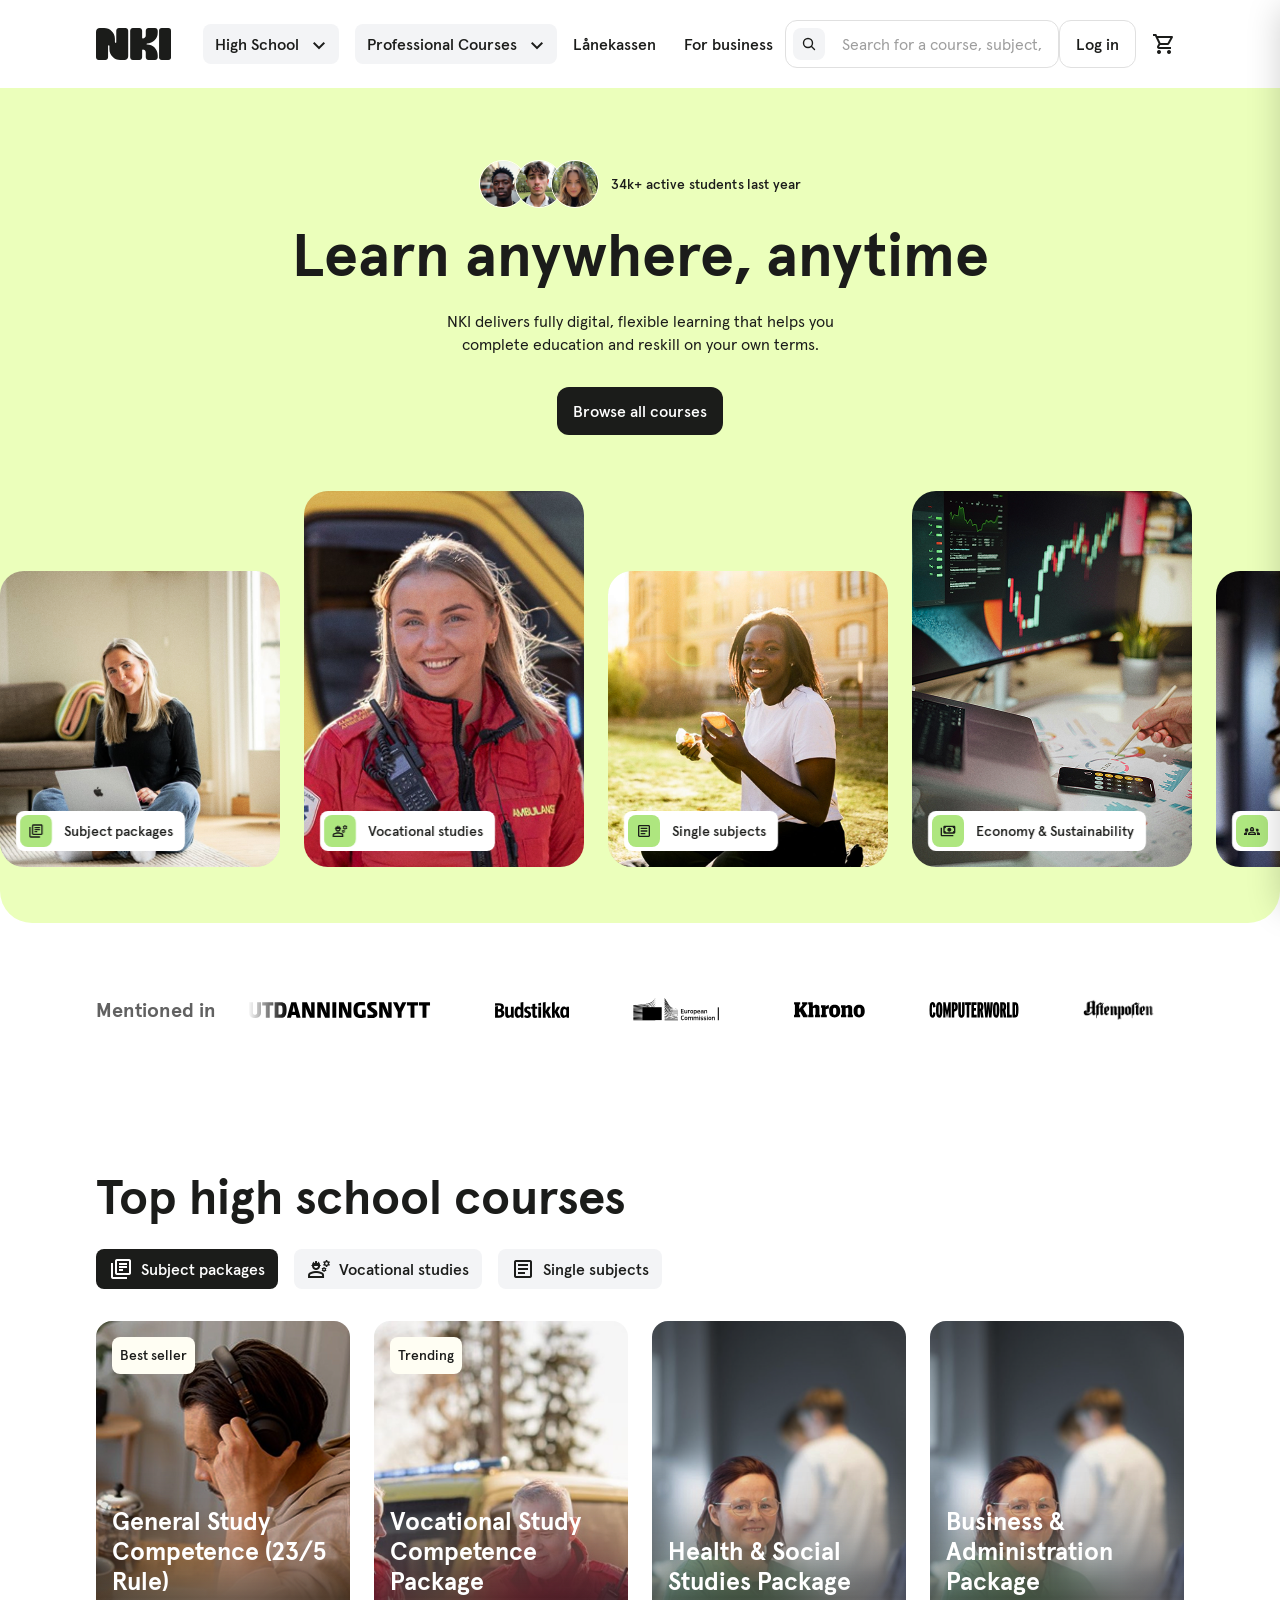
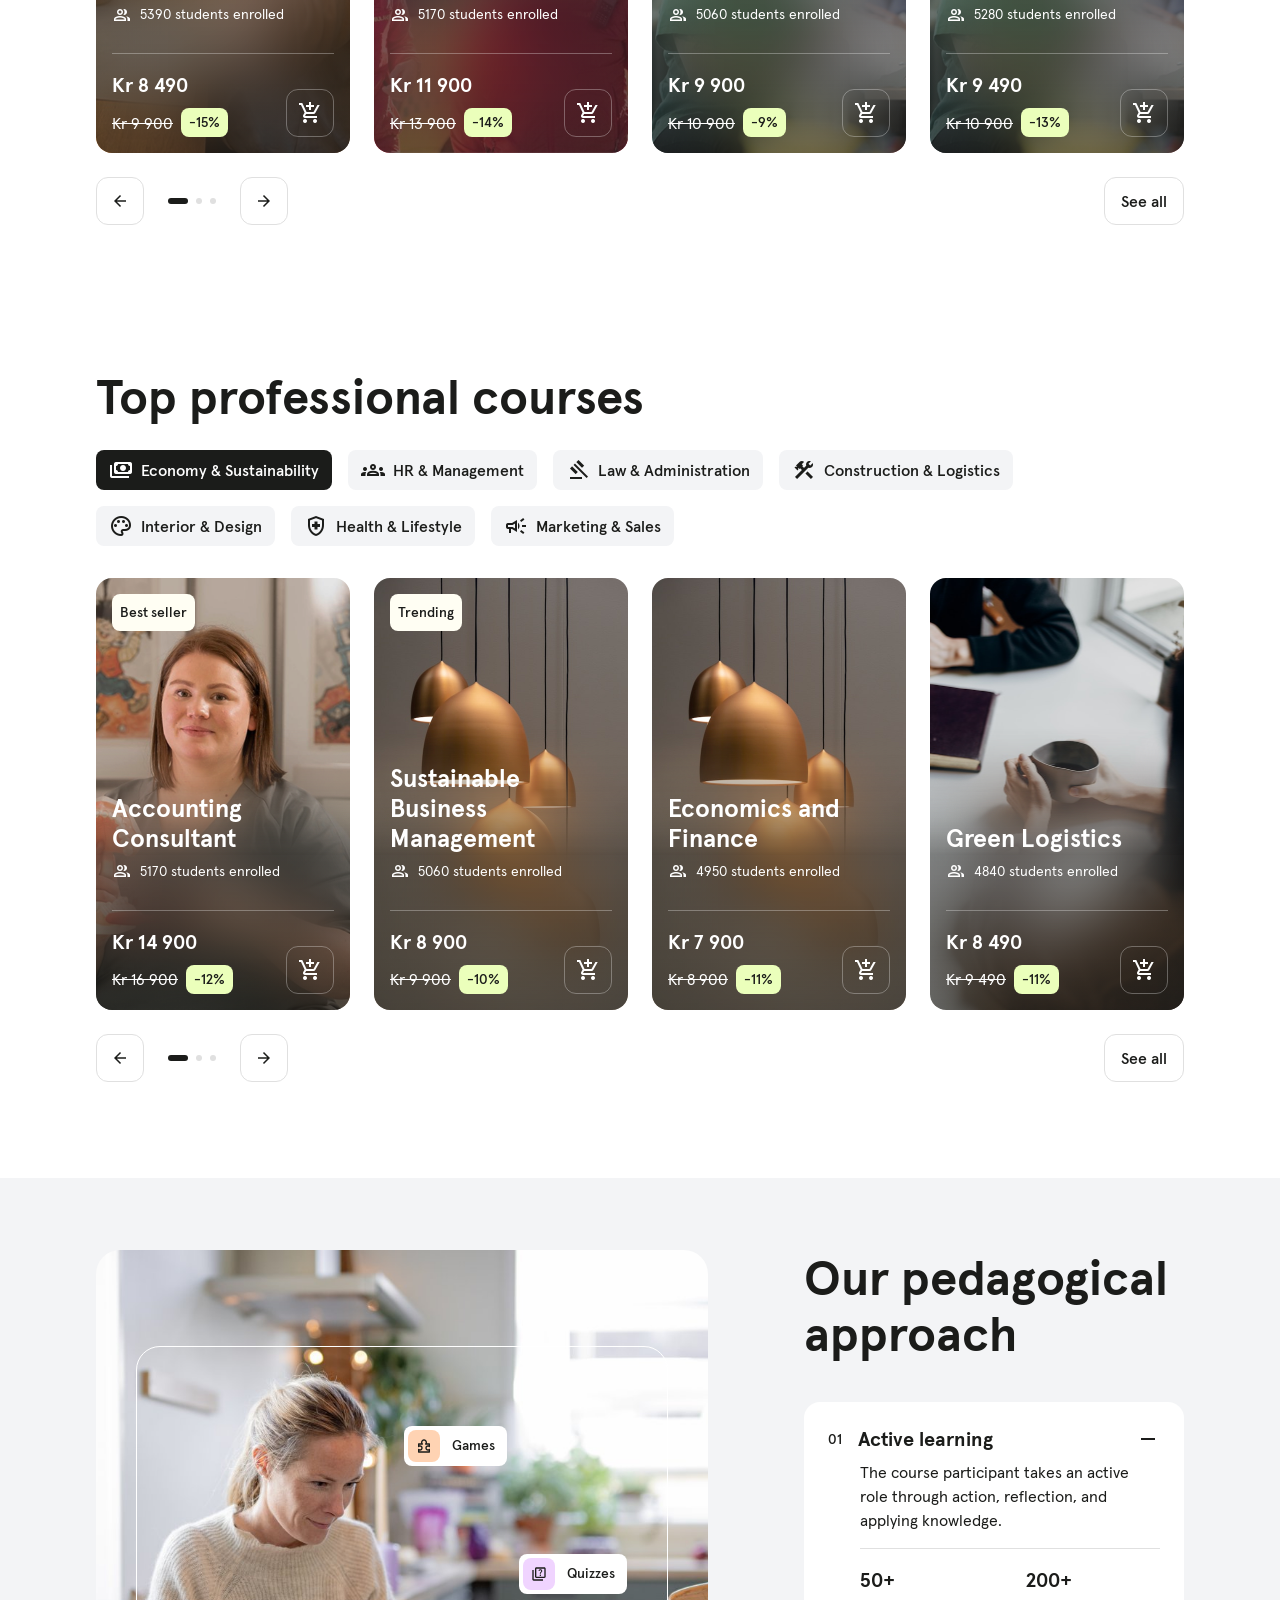
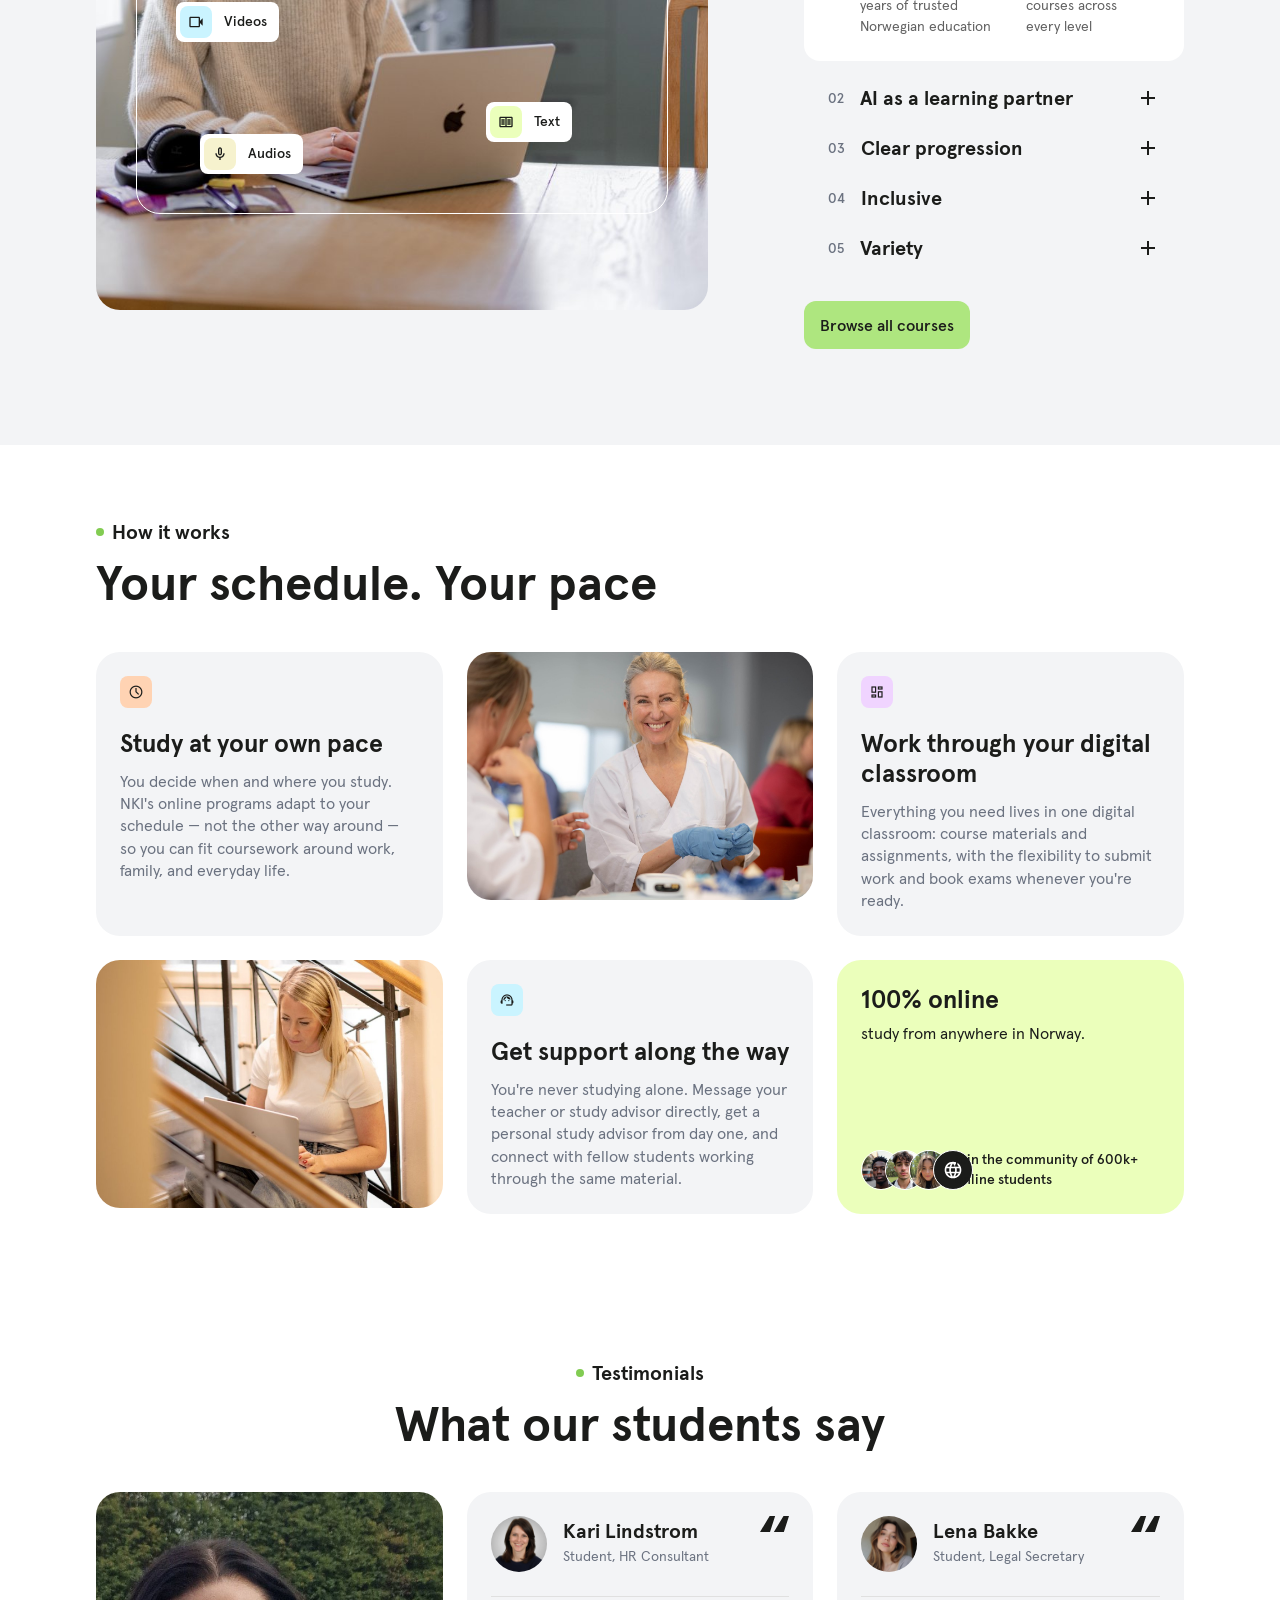
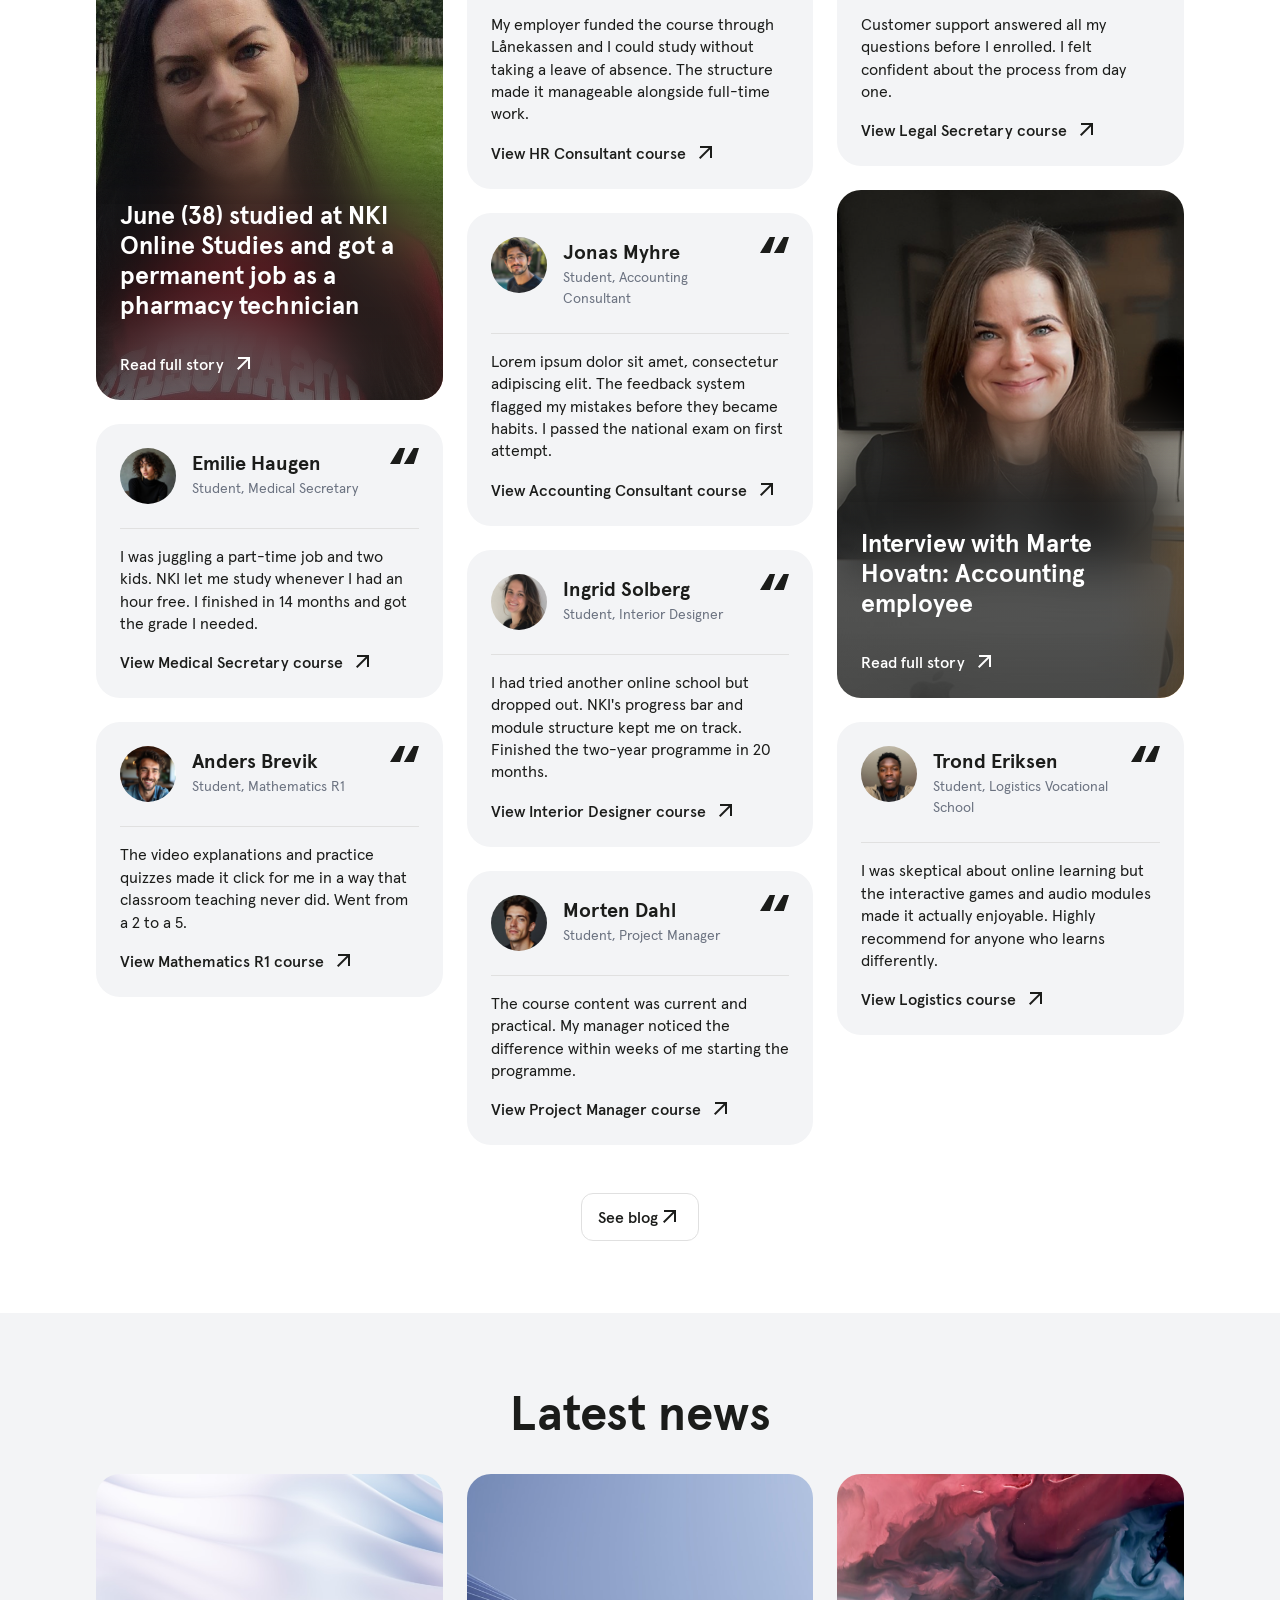
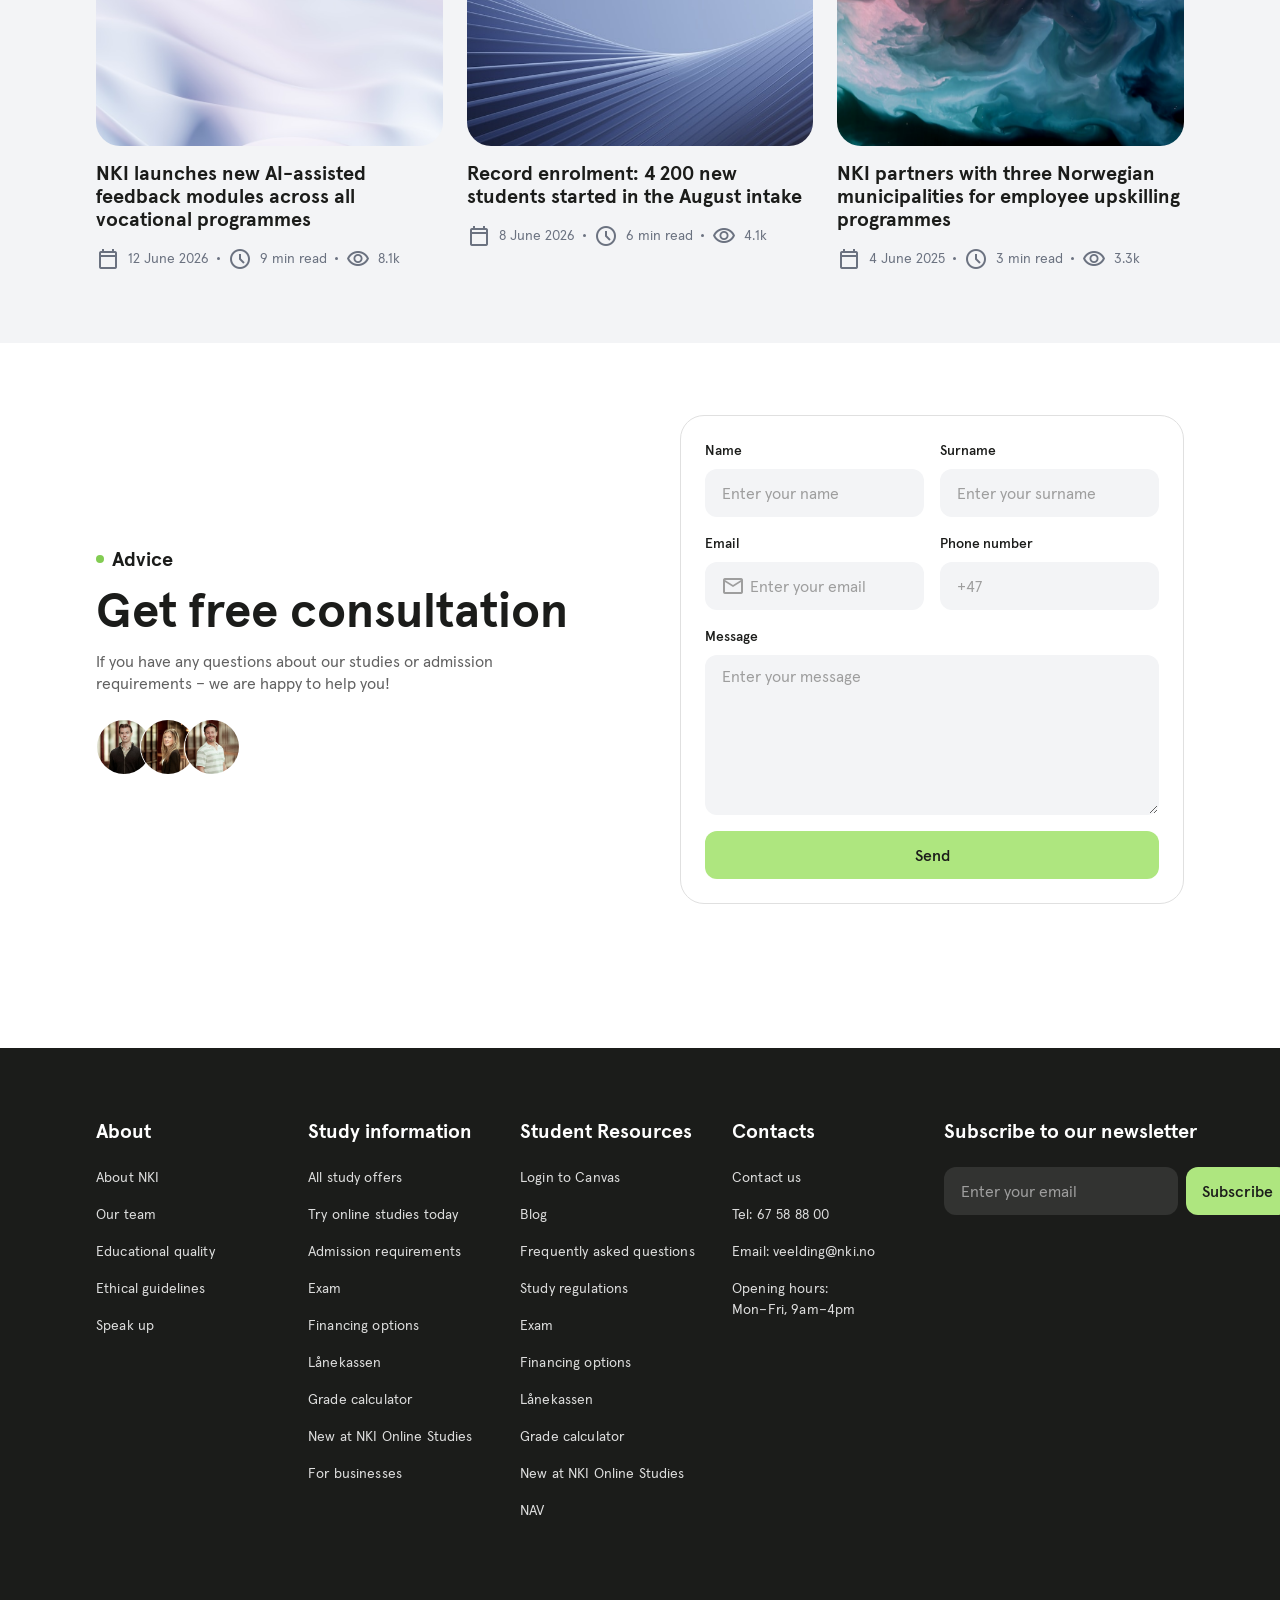
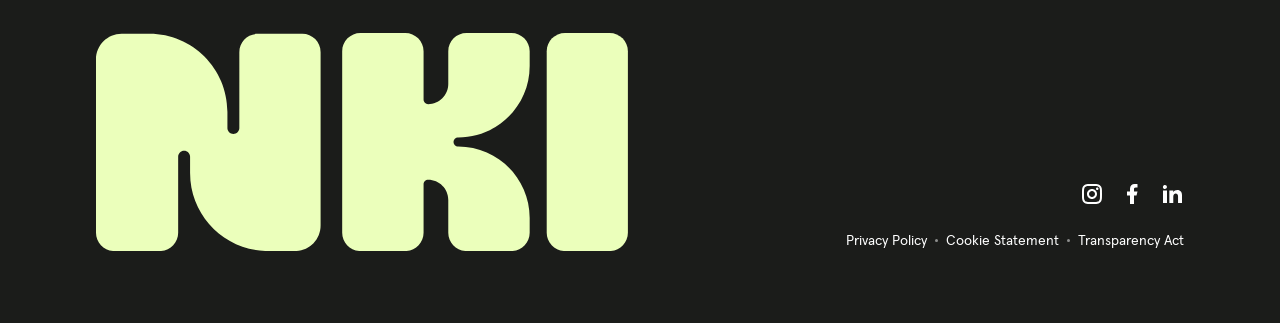
<file: index.html>
<!DOCTYPE html>
<html lang="no">
<head>
  <meta charset="UTF-8">
  <meta name="viewport" content="width=device-width, initial-scale=1">
  <title>NKI Nettstudier — Homepage (lo-fi prototype)</title>
  <link rel="stylesheet" href="wireframe.css">
  <link rel="stylesheet" href="https://fonts.googleapis.com/css2?family=Material+Symbols+Outlined:opsz,wght,FILL,GRAD@20,400,0,0">
</head>
<body>

<!-- ════════════════════════════════════════════
     HEADER — fixed/sticky
════════════════════════════════════════════ -->
<header class="site-header">
  <div class="header-inner">

    <div class="header-brand-nav">
    <!-- 2.1 Logo -->
    <a href="#" class="header-logo" id="headerLogo">
      <img
        src="logos/NKI_Logo_Black_L.svg"
        alt="NKI Nettstudier">
    </a>

    <!-- 2.2 Primary navigation -->
    <nav class="primary-nav" aria-label="Primary">
      <ul class="nav-list">

        <!-- Tab 1: High School -->
        <li class="nav-item has-dropdown" id="tab-hs">
          <button class="nav-tab" aria-expanded="false">High School <span class="material-symbols-outlined chevron">keyboard_arrow_down</span></button>
          <div class="dropdown">
            <ul class="dropdown-list">
              <!-- High School Subject Packages › -->
              <li class="dropdown-item has-mega">
                <span class="item-label"><span class="material-symbols-outlined item-icon">library_books</span>Subject packages</span>
                <span class="material-symbols-outlined mega-arrow">chevron_right</span>
                <div class="mega-panel">
                  <ul>
                    <li>Generell studiekompetanse (23/5-regelen)</li>
                    <li>Påbygg Vg3</li>
                    <li>Påbygg Vg4</li>
                    <li>Medisinpakke Norge</li>
                    <li>Medisinpakke utland</li>
                    <li>Ingeniørpakken</li>
                    <li>Forkurs til ingeniørutdanning</li>
                  </ul>
                </div>
              </li>
              <!-- Vocational Studies for High School › -->
              <li class="dropdown-item has-mega">
                <span class="item-label"><span class="material-symbols-outlined item-icon">engineering</span>Vocational studies</span>
                <span class="material-symbols-outlined mega-arrow">chevron_right</span>
                <div class="mega-panel">
                  <ul>
                    <li>Health and upbringing subjects Vg1</li>
                    <li>Health worker subject Vg2</li>
                    <li>Ambulance subject Vg2</li>
                    <li>Child and youth work subject Vg2</li>
                    <li>Health Service Subject Vg2</li>
                    <li>Health Secretary Vg3</li>
                    <li>Dental secretary Vg3</li>
                    <li>Electrical and computer technology Vg1</li>
                    <li>Electrical energy and ecom Vg2</li>
                  </ul>
                </div>
              </li>
              <!-- High School Single Subjects › -->
              <li class="dropdown-item has-mega">
                <span class="item-label"><span class="material-symbols-outlined item-icon">article</span>Single Subjects</span>
                <span class="material-symbols-outlined mega-arrow">chevron_right</span>
                <div class="mega-panel">
                  <div class="mega-label">Most popular</div>
                  <ul>
                    <li>Mathematics R1</li>
                    <li>Mathematics R2</li>
                    <li>Biology 1</li>
                    <li>Biology 2</li>
                    <li>Chemistry 1</li>
                    <li>Chemistry 2</li>
                    <li>Physics 1</li>
                    <li>Mathematics S1</li>
                    <li>Mathematics S2</li>
                    <li>Geosciences 1</li>
                    <li>Mathematics 1T</li>
                  </ul>
                  <a href="#" class="mega-see-all">See all</a>
                </div>
              </li>
            </ul>
          </div>
        </li>

        <!-- Tab 2: Professional Courses -->
        <li class="nav-item has-dropdown" id="tab-sa">
          <button class="nav-tab" aria-expanded="false">Professional Courses <span class="material-symbols-outlined chevron">keyboard_arrow_down</span></button>
          <div class="dropdown">
            <ul class="dropdown-list">
              <li class="dropdown-item has-mega">
                <span class="item-label"><span class="material-symbols-outlined item-icon">payments</span>Economy and sustainability</span>
                <span class="material-symbols-outlined mega-arrow">chevron_right</span>
                <div class="mega-panel">
                  <div class="mega-label">Most popular</div>
                  <ul>
                    <li>Accounting consultant – 60 credits</li>
                    <li>Payroll and human resources employee – 30 credits</li>
                    <li>Accounting employee – 30 credits</li>
                    <li>Sustainability consultant – sustainable operations – 60 credits</li>
                    <li>Circular economy and climate accounting – 30 credits</li>
                    <li>Salary - Tripletex – 9 points</li>
                    <li>Introduction to financial management – online course</li>
                    <li>Circular economy – online course</li>
                    <li>Environmental reporting – 15 credits</li>
                  </ul>
                  <a href="#" class="mega-see-all">See all</a>
                </div>
              </li>
              <li class="dropdown-item has-mega">
                <span class="item-label"><span class="material-symbols-outlined item-icon">groups</span>HR and Management</span>
                <span class="material-symbols-outlined mega-arrow">chevron_right</span>
                <div class="mega-panel">
                  <div class="mega-label">Most popular</div>
                  <ul>
                    <li>HR consultant – 60 credits</li>
                    <li>Practical management – 30 credits</li>
                    <li>Project manager – 30 credits</li>
                    <li>Management and financial management – 30 credits</li>
                    <li>Practical HR management – course</li>
                    <li>The digital workplace – course</li>
                    <li>Relationship management – 5 credits</li>
                    <li>Human Resources Management – 10 credits</li>
                  </ul>
                  <a href="#" class="mega-see-all">See all</a>
                </div>
              </li>
              <li class="dropdown-item has-mega">
                <span class="item-label"><span class="material-symbols-outlined item-icon">gavel</span>Law and administration</span>
                <span class="material-symbols-outlined mega-arrow">chevron_right</span>
                <div class="mega-panel">
                  <div class="mega-label">Most popular</div>
                  <ul>
                    <li>Office worker – course</li>
                    <li>Legal secretary – 60 credits</li>
                    <li>Caseworker – 30 credits</li>
                    <li>Case management in the health and care sector – course</li>
                    <li>Legal office assistant – 30 credits</li>
                    <li>Microsoft Office 365 basic – 5 points</li>
                    <li>Business Law – 10 credits</li>
                    <li>Labor law – course</li>
                  </ul>
                  <a href="#" class="mega-see-all">See all</a>
                </div>
              </li>
              <li class="dropdown-item has-mega">
                <span class="item-label"><span class="material-symbols-outlined item-icon">construction</span>Construction and logistics</span>
                <span class="material-symbols-outlined mega-arrow">chevron_right</span>
                <div class="mega-panel">
                  <div class="mega-label">Most popular</div>
                  <ul>
                    <li>Logistics Vocational School – 30 credits</li>
                    <li>Operations technician – construction and property – 30 credits</li>
                    <li>Technical draftsman – construction – course</li>
                    <li>Revit Architecture – course</li>
                    <li>Technical installations – 10 credits</li>
                    <li>Preparatory course Bachelor of Engineering – course</li>
                    <li>ArchiCad drawing course – course</li>
                    <li>Technology and digital competence – 5 credits</li>
                    <li>License for passenger and freight transport – course</li>
                  </ul>
                  <a href="#" class="mega-see-all">See all</a>
                </div>
              </li>
              <li class="dropdown-item has-mega">
                <span class="item-label"><span class="material-symbols-outlined item-icon">palette</span>Interior and design</span>
                <span class="material-symbols-outlined mega-arrow">chevron_right</span>
                <div class="mega-panel">
                  <ul>
                    <li>Interior designer</li>
                    <li>Home Stylist</li>
                  </ul>
                </div>
              </li>
              <li class="dropdown-item has-mega">
                <span class="item-label"><span class="material-symbols-outlined item-icon">health_and_safety</span>Health and lifestyle</span>
                <span class="material-symbols-outlined mega-arrow">chevron_right</span>
                <div class="mega-panel">
                  <div class="mega-label">Most popular</div>
                  <ul>
                    <li>Medical Secretary</li>
                    <li>Dental assistant</li>
                    <li>Health and upbringing subjects</li>
                    <li>Nursing assistant</li>
                    <li>Ambulance profession</li>
                    <li>Case management in the health and care sector</li>
                    <li>Healthcare profession</li>
                    <li>Exercise as medicine</li>
                    <li>Health Secretary</li>
                    <li>Stress and stress management</li>
                    <li>Nutrition and sustainable diet</li>
                  </ul>
                  <a href="#" class="mega-see-all">See all</a>
                </div>
              </li>
              <li class="dropdown-item has-mega">
                <span class="item-label"><span class="material-symbols-outlined item-icon">campaign</span>Marketing and sales</span>
                <span class="material-symbols-outlined mega-arrow">chevron_right</span>
                <div class="mega-panel">
                  <div class="mega-label">Most popular</div>
                  <ul>
                    <li>Introduction to digital marketing – course</li>
                    <li>Consultative sales – course</li>
                    <li>Social Media and Content Marketing – course</li>
                    <li>Google tools – course</li>
                    <li>Introduction to Marketing – course</li>
                  </ul>
                  <a href="#" class="mega-see-all">See all</a>
                </div>
              </li>
            </ul>
          </div>
        </li>

        <!-- Tab 6–7: Plain links -->
        <li class="nav-item"><a href="#" class="nav-tab plain">Lånekassen</a></li>
        <!-- TEMPORARY: points at the standalone lo-fi rebuild rather than the in-SPA
             #page-business. Hardcoded in the markup (not set from JS) so the link works
             even if the page script fails. Reverts at Stage 3. -->
        <li class="nav-item"><a href="business-lofi.html" class="nav-tab plain" id="navBusinessLink">For business</a></li>

      </ul>
    </nav>
    </div>

    <!-- 2.3 Search bar -->
    <div class="header-search">
      <div class="search-wrap">
        <span class="search-icon-left" aria-hidden="true">
          <svg width="14" height="14" viewBox="0 0 14 14" fill="none">
            <circle cx="6" cy="6" r="4.5" stroke="currentColor" stroke-width="1.4"/>
            <line x1="9.5" y1="9.5" x2="12.5" y2="12.5" stroke="currentColor" stroke-width="1.4" stroke-linecap="round"/>
          </svg>
        </span>
        <input
          type="text"
          id="headerSearch"
          class="search-input"
          placeholder="Search for a course, subject, topic..."
          autocomplete="off"
          aria-autocomplete="list">
        <button class="search-clear" id="searchClear" aria-label="Clear search">&#x2715;</button>
      </div>

      <!-- Autocomplete dropdown -->
      <div class="search-dropdown" id="searchDropdown" role="listbox">

        <!-- Default panel: shown when input is empty -->
        <div id="searchDefaultPanel">

          <!-- Section 1: Recent searches -->
          <div class="search-section search-section--recent">
            <div class="search-section-label">Recent searches</div>
            <ul class="recent-list">
              <li role="option"><span class="material-symbols-outlined recent-icon">history</span><span class="recent-q">Office worker</span><span class="recent-scope">in Law &amp; Administration</span></li>
              <li role="option"><span class="material-symbols-outlined recent-icon">history</span><span class="recent-q">Medical Secretary</span><span class="recent-scope">in Health &amp; Lifestyle</span></li>
              <li role="option"><span class="material-symbols-outlined recent-icon">history</span><span class="recent-q">Mathematics R1</span><span class="recent-scope">in Single Subjects</span></li>
            </ul>
          </div>

          <!-- Section 2: Trending course cards -->
          <div class="search-section">
            <div class="search-section-label">Trending now</div>
            <div class="search-course-grid">
              <div class="s-card" role="option">
                <div class="s-card-img"><img src="images/design-system/courses/hs-01.jpg" alt=""></div>
                <div class="s-card-name">General Study Competence</div>
                <div class="s-card-meta"><span>Package</span><span class="s-card-dot"></span><span>6 months</span></div>
                <div class="s-card-price">Kr 8 490</div>
              </div>
              <div class="s-card" role="option">
                <div class="s-card-img"><img src="images/design-system/courses/pro-01.jpg" alt=""></div>
                <div class="s-card-name">Medical Secretary</div>
                <div class="s-card-meta"><span>Course</span><span class="s-card-dot"></span><span>6 months</span></div>
                <div class="s-card-price">Kr 12 900</div>
              </div>
              <div class="s-card" role="option">
                <div class="s-card-img"><img src="images/design-system/courses/pro-02.jpg" alt=""></div>
                <div class="s-card-name">Interior Designer</div>
                <div class="s-card-meta"><span>Course</span><span class="s-card-dot"></span><span>6 months</span></div>
                <div class="s-card-price">Kr 19 900</div>
              </div>
            </div>
          </div>

        </div><!-- /searchDefaultPanel -->

        <!-- Live results panel: shown when user is typing -->
        <div id="searchResultsPanel" class="search-section" hidden>
          <div class="search-section-label" id="searchResultsLabel">Matching courses</div>
          <div class="search-course-grid" id="searchResultsGrid"></div>
        </div>

        <!-- Empty state: shown when query matches nothing -->
        <div id="searchEmptyState" class="search-empty" hidden>
          No courses found for "<span id="searchEmptyQuery"></span>"
        </div>

      </div><!-- /search-dropdown -->
    </div>

    <!-- 2.4 Header right -->
    <div class="header-right">
      <button class="btn-login" id="loginBtn">Log in</button>
      <!-- Mobile-only search icon (opens full-screen search overlay) -->
      <button class="mob-search-btn" id="mobSearchBtn" aria-label="Search">
        <span class="material-symbols-outlined">search</span>
      </button>
      <button class="btn-cart" id="cartBtn" aria-label="Cart">
        <span class="material-symbols-outlined cart-icon">shopping_cart</span>
      </button>
    </div>

    <!-- 2.5 Hamburger (mobile only) -->
    <button class="hamburger" id="hamburgerBtn" aria-label="Open menu" aria-expanded="false">
      <span class="ham-line"></span>
      <span class="ham-line"></span>
      <span class="ham-line"></span>
    </button>

  </div>
</header>

<!-- ════════════════════════════════════════════
     MOBILE FULLSCREEN MENU
════════════════════════════════════════════ -->
<div class="mob-menu" id="mobMenu" aria-hidden="true">

  <!-- ── PANEL ROOT ───────────────────────── -->
  <div class="mob-panel is-active" id="mobPanelRoot">
    <div class="mob-menu-hd">
      <a class="mob-menu-logo" href="#" id="mobLogoLink">
        <img src="logos/NKI_Logo_Black_L.svg" alt="NKI Nettstudier">
      </a>
      <button class="mob-menu-close" id="mobMenuClose" aria-label="Close menu">
        <svg width="20" height="20" viewBox="0 0 20 20" fill="none" stroke="currentColor" stroke-width="1.8" stroke-linecap="round">
          <line x1="3" y1="3" x2="17" y2="17"/><line x1="17" y1="3" x2="3" y2="17"/>
        </svg>
      </button>
    </div>
    <nav class="mob-nav">
      <ul class="mob-root-list">
        <li>
          <button class="mob-drill-btn" data-target="mobPanelHs">
            <span>High School</span>
            <svg width="16" height="16" viewBox="0 0 16 16" fill="none" stroke="currentColor" stroke-width="1.8" stroke-linecap="round" stroke-linejoin="round"><polyline points="6 4 10 8 6 12"/></svg>
          </button>
        </li>
        <li>
          <button class="mob-drill-btn" data-target="mobPanelPro">
            <span>Professional Courses</span>
            <svg width="16" height="16" viewBox="0 0 16 16" fill="none" stroke="currentColor" stroke-width="1.8" stroke-linecap="round" stroke-linejoin="round"><polyline points="6 4 10 8 6 12"/></svg>
          </button>
        </li>
        <li><a href="#" class="mob-nav-link">Lånekassen</a></li>
        <li><a href="business-lofi.html" class="mob-nav-link" id="mobBusinessLink">For business</a></li>
      </ul>
    </nav>
    <div class="mob-menu-footer">
      <button class="btn-login mob-login-btn" id="mobLoginBtn">Log in</button>
    </div>
  </div>

  <!-- ── PANEL HIGH SCHOOL ─────────────────── -->
  <div class="mob-panel" id="mobPanelHs">
    <div class="mob-panel-hd">
      <button class="mob-back-btn" data-back="mobPanelRoot" aria-label="Back">
        <svg width="20" height="20" viewBox="0 0 20 20" fill="none" stroke="currentColor" stroke-width="1.8" stroke-linecap="round" stroke-linejoin="round"><polyline points="12 4 6 10 12 16"/></svg>
      </button>
      <span class="mob-panel-title">High School</span>
      <button class="mob-menu-close-btn" aria-label="Close menu">
        <svg width="20" height="20" viewBox="0 0 20 20" fill="none" stroke="currentColor" stroke-width="1.8" stroke-linecap="round">
          <line x1="3" y1="3" x2="17" y2="17"/><line x1="17" y1="3" x2="3" y2="17"/>
        </svg>
      </button>
    </div>
    <div class="mob-panel-body">

      <div class="mob-sub-acc">
        <button class="mob-sub-trigger" aria-expanded="false">Subject Packages
          <svg class="mob-sub-chev" width="16" height="16" viewBox="0 0 16 16" fill="none" stroke="currentColor" stroke-width="1.8" stroke-linecap="round" stroke-linejoin="round"><polyline points="4 6 8 10 12 6"/></svg>
        </button>
        <div class="mob-sub-body" hidden>
          <ul class="mob-sub-links">
            <li><a href="#" class="mob-sub-link">Generell studiekompetanse (23/5-regelen)</a></li>
            <li><a href="#" class="mob-sub-link">Påbygg Vg3</a></li>
            <li><a href="#" class="mob-sub-link">Påbygg Vg4</a></li>
            <li><a href="#" class="mob-sub-link">Medisinpakke Norge</a></li>
            <li><a href="#" class="mob-sub-link">Medisinpakke utland</a></li>
            <li><a href="#" class="mob-sub-link">Ingeniørpakken</a></li>
            <li><a href="#" class="mob-sub-link">Forkurs til ingeniørutdanning</a></li>
          </ul>
        </div>
      </div>

      <div class="mob-sub-acc">
        <button class="mob-sub-trigger" aria-expanded="false">Vocational Studies
          <svg class="mob-sub-chev" width="16" height="16" viewBox="0 0 16 16" fill="none" stroke="currentColor" stroke-width="1.8" stroke-linecap="round" stroke-linejoin="round"><polyline points="4 6 8 10 12 6"/></svg>
        </button>
        <div class="mob-sub-body" hidden>
          <ul class="mob-sub-links">
            <li><a href="#" class="mob-sub-link">Health and upbringing subjects Vg1</a></li>
            <li><a href="#" class="mob-sub-link">Health worker subject Vg2</a></li>
            <li><a href="#" class="mob-sub-link">Ambulance subject Vg2</a></li>
            <li><a href="#" class="mob-sub-link">Child and youth work subject Vg2</a></li>
            <li><a href="#" class="mob-sub-link">Health Service Subject Vg2</a></li>
            <li><a href="#" class="mob-sub-link">Health Secretary Vg3</a></li>
            <li><a href="#" class="mob-sub-link">Dental secretary Vg3</a></li>
            <li><a href="#" class="mob-sub-link">Electrical and computer technology Vg1</a></li>
            <li><a href="#" class="mob-sub-link">Electrical energy and ecom Vg2</a></li>
          </ul>
        </div>
      </div>

      <div class="mob-sub-acc">
        <button class="mob-sub-trigger" aria-expanded="false">Single Subjects
          <svg class="mob-sub-chev" width="16" height="16" viewBox="0 0 16 16" fill="none" stroke="currentColor" stroke-width="1.8" stroke-linecap="round" stroke-linejoin="round"><polyline points="4 6 8 10 12 6"/></svg>
        </button>
        <div class="mob-sub-body" hidden>
          <p class="mob-sub-label">Most popular</p>
          <ul class="mob-sub-links">
            <li><a href="#" class="mob-sub-link">Mathematics R1</a></li>
            <li><a href="#" class="mob-sub-link">Mathematics R2</a></li>
            <li><a href="#" class="mob-sub-link">Biology 1</a></li>
            <li><a href="#" class="mob-sub-link">Biology 2</a></li>
            <li><a href="#" class="mob-sub-link">Chemistry 1</a></li>
            <li><a href="#" class="mob-sub-link">Chemistry 2</a></li>
            <li><a href="#" class="mob-sub-link">Physics 1</a></li>
            <li><a href="#" class="mob-sub-link">Mathematics S1</a></li>
            <li><a href="#" class="mob-sub-link">Mathematics S2</a></li>
            <li><a href="#" class="mob-sub-link">Geosciences 1</a></li>
            <li><a href="#" class="mob-sub-link">Mathematics 1T</a></li>
          </ul>
          <a href="#" class="mob-sub-see-all">See all →</a>
        </div>
      </div>

    </div>
  </div>

  <!-- ── PANEL PROFESSIONAL COURSES ───────── -->
  <div class="mob-panel" id="mobPanelPro">
    <div class="mob-panel-hd">
      <button class="mob-back-btn" data-back="mobPanelRoot" aria-label="Back">
        <svg width="20" height="20" viewBox="0 0 20 20" fill="none" stroke="currentColor" stroke-width="1.8" stroke-linecap="round" stroke-linejoin="round"><polyline points="12 4 6 10 12 16"/></svg>
      </button>
      <span class="mob-panel-title">Professional Courses</span>
      <button class="mob-menu-close-btn" aria-label="Close menu">
        <svg width="20" height="20" viewBox="0 0 20 20" fill="none" stroke="currentColor" stroke-width="1.8" stroke-linecap="round">
          <line x1="3" y1="3" x2="17" y2="17"/><line x1="17" y1="3" x2="3" y2="17"/>
        </svg>
      </button>
    </div>
    <div class="mob-panel-body">

      <div class="mob-sub-acc">
        <button class="mob-sub-trigger" aria-expanded="false">Economy and Sustainability
          <svg class="mob-sub-chev" width="16" height="16" viewBox="0 0 16 16" fill="none" stroke="currentColor" stroke-width="1.8" stroke-linecap="round" stroke-linejoin="round"><polyline points="4 6 8 10 12 6"/></svg>
        </button>
        <div class="mob-sub-body" hidden>
          <ul class="mob-sub-links">
            <li><a href="#" class="mob-sub-link">Accounting consultant – 60 credits</a></li>
            <li><a href="#" class="mob-sub-link">Payroll and human resources employee – 30 credits</a></li>
            <li><a href="#" class="mob-sub-link">Accounting employee – 30 credits</a></li>
            <li><a href="#" class="mob-sub-link">Sustainability consultant – sustainable operations – 60 credits</a></li>
            <li><a href="#" class="mob-sub-link">Circular economy and climate accounting – 30 credits</a></li>
            <li><a href="#" class="mob-sub-link">Salary - Tripletex – 9 points</a></li>
            <li><a href="#" class="mob-sub-link">Introduction to financial management – online course</a></li>
            <li><a href="#" class="mob-sub-link">Circular economy – online course</a></li>
            <li><a href="#" class="mob-sub-link">Environmental reporting – 15 credits</a></li>
          </ul>
          <a href="#" class="mob-sub-see-all">See all →</a>
        </div>
      </div>

      <div class="mob-sub-acc">
        <button class="mob-sub-trigger" aria-expanded="false">HR and Management
          <svg class="mob-sub-chev" width="16" height="16" viewBox="0 0 16 16" fill="none" stroke="currentColor" stroke-width="1.8" stroke-linecap="round" stroke-linejoin="round"><polyline points="4 6 8 10 12 6"/></svg>
        </button>
        <div class="mob-sub-body" hidden>
          <ul class="mob-sub-links">
            <li><a href="#" class="mob-sub-link">HR consultant – 60 credits</a></li>
            <li><a href="#" class="mob-sub-link">Practical management – 30 credits</a></li>
            <li><a href="#" class="mob-sub-link">Project manager – 30 credits</a></li>
            <li><a href="#" class="mob-sub-link">Management and financial management – 30 credits</a></li>
            <li><a href="#" class="mob-sub-link">Practical HR management – course</a></li>
            <li><a href="#" class="mob-sub-link">The digital workplace – course</a></li>
            <li><a href="#" class="mob-sub-link">Relationship management – 5 credits</a></li>
            <li><a href="#" class="mob-sub-link">Human Resources Management – 10 credits</a></li>
          </ul>
          <a href="#" class="mob-sub-see-all">See all →</a>
        </div>
      </div>

      <div class="mob-sub-acc">
        <button class="mob-sub-trigger" aria-expanded="false">Law and Administration
          <svg class="mob-sub-chev" width="16" height="16" viewBox="0 0 16 16" fill="none" stroke="currentColor" stroke-width="1.8" stroke-linecap="round" stroke-linejoin="round"><polyline points="4 6 8 10 12 6"/></svg>
        </button>
        <div class="mob-sub-body" hidden>
          <ul class="mob-sub-links">
            <li><a href="#" class="mob-sub-link">Office worker – course</a></li>
            <li><a href="#" class="mob-sub-link">Legal secretary – 60 credits</a></li>
            <li><a href="#" class="mob-sub-link">Caseworker – 30 credits</a></li>
            <li><a href="#" class="mob-sub-link">Case management in the health and care sector – course</a></li>
            <li><a href="#" class="mob-sub-link">Legal office assistant – 30 credits</a></li>
            <li><a href="#" class="mob-sub-link">Microsoft Office 365 basic – 5 points</a></li>
            <li><a href="#" class="mob-sub-link">Business Law – 10 credits</a></li>
            <li><a href="#" class="mob-sub-link">Labor law – course</a></li>
          </ul>
          <a href="#" class="mob-sub-see-all">See all →</a>
        </div>
      </div>

      <div class="mob-sub-acc">
        <button class="mob-sub-trigger" aria-expanded="false">Construction and Logistics
          <svg class="mob-sub-chev" width="16" height="16" viewBox="0 0 16 16" fill="none" stroke="currentColor" stroke-width="1.8" stroke-linecap="round" stroke-linejoin="round"><polyline points="4 6 8 10 12 6"/></svg>
        </button>
        <div class="mob-sub-body" hidden>
          <ul class="mob-sub-links">
            <li><a href="#" class="mob-sub-link">Logistics Vocational School – 30 credits</a></li>
            <li><a href="#" class="mob-sub-link">Operations technician – construction and property – 30 credits</a></li>
            <li><a href="#" class="mob-sub-link">Technical draftsman – construction – course</a></li>
            <li><a href="#" class="mob-sub-link">Revit Architecture – course</a></li>
            <li><a href="#" class="mob-sub-link">Technical installations – 10 credits</a></li>
            <li><a href="#" class="mob-sub-link">Preparatory course Bachelor of Engineering – course</a></li>
            <li><a href="#" class="mob-sub-link">ArchiCad drawing course – course</a></li>
            <li><a href="#" class="mob-sub-link">Technology and digital competence – 5 credits</a></li>
            <li><a href="#" class="mob-sub-link">License for passenger and freight transport – course</a></li>
          </ul>
          <a href="#" class="mob-sub-see-all">See all →</a>
        </div>
      </div>

      <div class="mob-sub-acc">
        <button class="mob-sub-trigger" aria-expanded="false">Interior and Design
          <svg class="mob-sub-chev" width="16" height="16" viewBox="0 0 16 16" fill="none" stroke="currentColor" stroke-width="1.8" stroke-linecap="round" stroke-linejoin="round"><polyline points="4 6 8 10 12 6"/></svg>
        </button>
        <div class="mob-sub-body" hidden>
          <ul class="mob-sub-links">
            <li><a href="#" class="mob-sub-link">Interior designer</a></li>
            <li><a href="#" class="mob-sub-link">Home Stylist</a></li>
          </ul>
        </div>
      </div>

      <div class="mob-sub-acc">
        <button class="mob-sub-trigger" aria-expanded="false">Health and Lifestyle
          <svg class="mob-sub-chev" width="16" height="16" viewBox="0 0 16 16" fill="none" stroke="currentColor" stroke-width="1.8" stroke-linecap="round" stroke-linejoin="round"><polyline points="4 6 8 10 12 6"/></svg>
        </button>
        <div class="mob-sub-body" hidden>
          <ul class="mob-sub-links">
            <li><a href="#" class="mob-sub-link">Medical Secretary</a></li>
            <li><a href="#" class="mob-sub-link">Dental assistant</a></li>
            <li><a href="#" class="mob-sub-link">Health and upbringing subjects</a></li>
            <li><a href="#" class="mob-sub-link">Nursing assistant</a></li>
            <li><a href="#" class="mob-sub-link">Ambulance profession</a></li>
            <li><a href="#" class="mob-sub-link">Case management in the health and care sector</a></li>
            <li><a href="#" class="mob-sub-link">Healthcare profession</a></li>
            <li><a href="#" class="mob-sub-link">Exercise as medicine</a></li>
            <li><a href="#" class="mob-sub-link">Health Secretary</a></li>
            <li><a href="#" class="mob-sub-link">Stress and stress management</a></li>
            <li><a href="#" class="mob-sub-link">Nutrition and sustainable diet</a></li>
          </ul>
          <a href="#" class="mob-sub-see-all">See all →</a>
        </div>
      </div>

      <div class="mob-sub-acc">
        <button class="mob-sub-trigger" aria-expanded="false">Marketing and Sales
          <svg class="mob-sub-chev" width="16" height="16" viewBox="0 0 16 16" fill="none" stroke="currentColor" stroke-width="1.8" stroke-linecap="round" stroke-linejoin="round"><polyline points="4 6 8 10 12 6"/></svg>
        </button>
        <div class="mob-sub-body" hidden>
          <ul class="mob-sub-links">
            <li><a href="#" class="mob-sub-link">Introduction to digital marketing – course</a></li>
            <li><a href="#" class="mob-sub-link">Consultative sales – course</a></li>
            <li><a href="#" class="mob-sub-link">Social Media and Content Marketing – course</a></li>
            <li><a href="#" class="mob-sub-link">Google tools – course</a></li>
            <li><a href="#" class="mob-sub-link">Introduction to Marketing – course</a></li>
          </ul>
          <a href="#" class="mob-sub-see-all">See all →</a>
        </div>
      </div>

    </div>
  </div>

</div>
<div class="mob-overlay" id="mobOverlay"></div>

<!-- Mobile fullscreen search overlay -->
<div class="mob-search-overlay" id="mobSearchOverlay" role="search">
  <div class="mob-search-hd">
    <button class="mob-search-back" id="mobSearchBack" aria-label="Close search">
      <span class="material-symbols-outlined" style="font-size:22px">arrow_back</span>
    </button>
    <div class="mob-search-field">
      <span class="search-icon-left">
        <span class="material-symbols-outlined" style="font-size:18px">search</span>
      </span>
      <input type="text" id="mobSearchInp" class="mob-search-inp" placeholder="Search…" autocomplete="off" aria-label="Search courses">
      <button class="mob-search-clear" id="mobSearchClear" aria-label="Clear search">&#x2715;</button>
    </div>
  </div>
  <div class="mob-search-body" id="mobSearchBody">
    <div class="mob-search-recent-title">Recent searches</div>
    <div class="mob-search-hint"><span class="mob-search-hint-icon">history</span><span class="recent-q">Office worker</span><span class="recent-scope">in HR and administration</span></div>
    <div class="mob-search-hint"><span class="mob-search-hint-icon">history</span><span class="recent-q">Medical Secretary</span><span class="recent-scope">in Health and lifestyle</span></div>
    <div class="mob-search-hint"><span class="mob-search-hint-icon">history</span><span class="recent-q">Mathematics R1</span><span class="recent-scope">in Single Subjects for High School</span></div>
    <div class="mob-search-popular">
      <div class="mob-search-recent-title">Most popular</div>
      <div class="mob-search-pop-card" data-course-name="Påbygg – Studieforberedende VG3">
        <div class="mob-search-pop-img"></div>
        <div class="mob-search-pop-info">
          <div class="mob-search-pop-name">Påbygg – Studieforberedende VG3</div>
          <div class="mob-search-pop-meta">Package · High School</div>
        </div>
        <div class="mob-search-pop-price">14 900 kr</div>
      </div>
      <div class="mob-search-pop-card" data-course-name="Medical Secretary">
        <div class="mob-search-pop-img"></div>
        <div class="mob-search-pop-info">
          <div class="mob-search-pop-name">Medical Secretary</div>
          <div class="mob-search-pop-meta">Package · Professional</div>
        </div>
        <div class="mob-search-pop-price">12 900 kr</div>
      </div>
      <div class="mob-search-pop-card" data-course-name="Interior Design — Foundation">
        <div class="mob-search-pop-img"></div>
        <div class="mob-search-pop-info">
          <div class="mob-search-pop-name">Interior Design — Foundation</div>
          <div class="mob-search-pop-meta">Package · Professional</div>
        </div>
        <div class="mob-search-pop-price">19 900 kr</div>
      </div>
    </div>
  </div>
</div>


<!-- ════════════════════════════════════════════
     CHECKOUT HEADER
════════════════════════════════════════════ -->
<header class="checkout-header" id="checkoutHeader" hidden>
  <div class="checkout-hdr-inner">
    <a href="#" id="coLogoLink" style="display:flex;align-items:center">
      <img src="logos/NKI_Logo_Black_L.svg" alt="NKI" style="height:30px;width:auto;display:block">
    </a>
    <div class="co-secure">
      <svg width="14" height="14" viewBox="0 0 14 14" fill="none" stroke="currentColor" stroke-width="1.5" stroke-linecap="round" stroke-linejoin="round"><rect x="2" y="6" width="10" height="7" rx="1"/><path d="M4 6V4a3 3 0 0 1 6 0v2"/></svg>
      Secure Checkout
    </div>
  </div>
</header>

<!-- ════════════════════════════════════════════
     CART DRAWER
════════════════════════════════════════════ -->
<div class="drawer-overlay" id="drawerOverlay"></div>
<aside class="cart-drawer" id="cartDrawer" aria-label="Shopping cart">
  <div class="drawer-header">
    <span class="drawer-title">Your cart</span>
    <button class="drawer-close" id="drawerClose" aria-label="Close cart">×</button>
  </div>
  <div class="drawer-body">Your cart is empty.</div>
</aside>


<!-- ════════════════════════════════════════════
     LOGIN MODAL
════════════════════════════════════════════ -->
<div class="modal-overlay" id="loginModal" role="dialog" aria-modal="true" aria-label="Log in">
  <div class="modal modal--login">
    <button class="modal-close" data-closes="loginModal" aria-label="Close">×</button>
    <div class="login-head">
      <h2 class="login-title">Log in</h2>
      <p class="login-sub">Login to vocational school, courses and upper secondary school for you with student email.</p>
    </div>
    <div class="login-actions">
      <button class="btn-login-primary" type="button">Log in</button>
      <button class="btn-login-secondary" type="button">Login with Wiseflow</button>
    </div>
    <a href="#" class="login-help">Get help with logging in<span class="material-symbols-outlined login-help-arrow">arrow_outward</span></a>
  </div>
</div>


<!-- ════════════════════════════════════════════
     GET FREE CONSULTATION MODAL
════════════════════════════════════════════ -->



<!-- ════════════════════════════════════════════
     MAIN
════════════════════════════════════════════ -->
<div id="page-home">

<main>

  <!-- ── 3. HERO ─────────────────────────── -->
  <section aria-label="Hero">
    <div class="hero">
      <div class="hero-content">

        <div class="hero-info">
          <div class="hero-avatars-row">
            <div class="hero-avatars">
              <img class="hero-avatar" src="images/design-system/hero/avatar-1.png" alt="">
              <img class="hero-avatar" src="images/design-system/hero/avatar-2.png" alt="">
              <img class="hero-avatar" src="images/design-system/hero/avatar-3.png" alt="">
            </div>
            <p class="hero-avatars-lbl">34k+ active students last year</p>
          </div>

          <h1 class="hero-headline">Learn anywhere, anytime</h1>
          <p class="hero-sub">NKI delivers fully digital, flexible learning that helps you complete education and reskill on your own terms.</p>
          <button class="btn-browse-all" id="heroBrowseBtn">Browse all courses</button>
        </div>

        <!-- Category card scroller -->
        <div class="hero-features-viewport">
          <div class="hero-marquee-inner">
            <div class="hero-marquee-track">
              <div class="hero-cat-card h-sm">
                <img src="images/design-system/hero/cat-01.jpg" alt="">
                <span class="hero-cat-tag"><span class="hero-cat-tag-icon" style="--tag-icon:url('images/design-system/hero/tag-icon-01.svg')"></span>Subject packages</span>
              </div>
              <div class="hero-cat-card h-lg">
                <img src="images/design-system/hero/cat-02.jpg" alt="">
                <span class="hero-cat-tag"><span class="hero-cat-tag-icon" style="--tag-icon:url('images/design-system/hero/tag-icon-02.svg')"></span>Vocational studies</span>
              </div>
              <div class="hero-cat-card h-sm">
                <img src="images/design-system/hero/cat-03.jpg" alt="">
                <span class="hero-cat-tag"><span class="hero-cat-tag-icon" style="--tag-icon:url('images/design-system/hero/tag-icon-03.svg')"></span>Single subjects</span>
              </div>
              <div class="hero-cat-card h-lg">
                <img src="images/design-system/hero/cat-04.jpg" alt="">
                <span class="hero-cat-tag"><span class="hero-cat-tag-icon" style="--tag-icon:url('images/design-system/hero/tag-icon-04.svg')"></span>Economy &amp; Sustainability</span>
              </div>
              <div class="hero-cat-card h-sm">
                <img src="images/design-system/hero/cat-05.jpg" alt="">
                <span class="hero-cat-tag"><span class="hero-cat-tag-icon" style="--tag-icon:url('images/design-system/hero/tag-icon-05.svg')"></span>HR &amp; Management</span>
              </div>
              <div class="hero-cat-card h-lg">
                <img src="images/design-system/hero/cat-06.jpg" alt="">
                <span class="hero-cat-tag"><span class="hero-cat-tag-icon" style="--tag-icon:url('images/design-system/hero/tag-icon-06.svg')"></span>Law &amp; Administration</span>
              </div>
              <div class="hero-cat-card h-sm">
                <img src="images/design-system/hero/cat-07.jpg" alt="">
                <span class="hero-cat-tag"><span class="hero-cat-tag-icon" style="--tag-icon:url('images/design-system/hero/tag-icon-07.svg')"></span>Construction &amp; Logistics</span>
              </div>
              <div class="hero-cat-card h-lg">
                <img src="images/design-system/hero/cat-08.jpg" alt="">
                <span class="hero-cat-tag"><span class="hero-cat-tag-icon" style="--tag-icon:url('images/design-system/hero/tag-icon-08.svg')"></span>Interior &amp; Design</span>
              </div>
              <div class="hero-cat-card h-sm">
                <img src="images/design-system/hero/cat-09.jpg" alt="">
                <span class="hero-cat-tag"><span class="hero-cat-tag-icon" style="--tag-icon:url('images/design-system/hero/tag-icon-09.svg')"></span>Health &amp; Lifestyle</span>
              </div>
              <div class="hero-cat-card h-lg">
                <img src="images/design-system/hero/cat-10.jpg" alt="">
                <span class="hero-cat-tag"><span class="hero-cat-tag-icon" style="--tag-icon:url('images/design-system/hero/tag-icon-10.svg')"></span>Marketing &amp; Sales</span>
              </div>
            </div>
            <div class="hero-marquee-track" aria-hidden="true">
              <div class="hero-cat-card h-sm">
                <img src="images/design-system/hero/cat-01.jpg" alt="">
                <span class="hero-cat-tag"><span class="hero-cat-tag-icon" style="--tag-icon:url('images/design-system/hero/tag-icon-01.svg')"></span>Subject packages</span>
              </div>
              <div class="hero-cat-card h-lg">
                <img src="images/design-system/hero/cat-02.jpg" alt="">
                <span class="hero-cat-tag"><span class="hero-cat-tag-icon" style="--tag-icon:url('images/design-system/hero/tag-icon-02.svg')"></span>Vocational studies</span>
              </div>
              <div class="hero-cat-card h-sm">
                <img src="images/design-system/hero/cat-03.jpg" alt="">
                <span class="hero-cat-tag"><span class="hero-cat-tag-icon" style="--tag-icon:url('images/design-system/hero/tag-icon-03.svg')"></span>Single subjects</span>
              </div>
              <div class="hero-cat-card h-lg">
                <img src="images/design-system/hero/cat-04.jpg" alt="">
                <span class="hero-cat-tag"><span class="hero-cat-tag-icon" style="--tag-icon:url('images/design-system/hero/tag-icon-04.svg')"></span>Economy &amp; Sustainability</span>
              </div>
              <div class="hero-cat-card h-sm">
                <img src="images/design-system/hero/cat-05.jpg" alt="">
                <span class="hero-cat-tag"><span class="hero-cat-tag-icon" style="--tag-icon:url('images/design-system/hero/tag-icon-05.svg')"></span>HR &amp; Management</span>
              </div>
              <div class="hero-cat-card h-lg">
                <img src="images/design-system/hero/cat-06.jpg" alt="">
                <span class="hero-cat-tag"><span class="hero-cat-tag-icon" style="--tag-icon:url('images/design-system/hero/tag-icon-06.svg')"></span>Law &amp; Administration</span>
              </div>
              <div class="hero-cat-card h-sm">
                <img src="images/design-system/hero/cat-07.jpg" alt="">
                <span class="hero-cat-tag"><span class="hero-cat-tag-icon" style="--tag-icon:url('images/design-system/hero/tag-icon-07.svg')"></span>Construction &amp; Logistics</span>
              </div>
              <div class="hero-cat-card h-lg">
                <img src="images/design-system/hero/cat-08.jpg" alt="">
                <span class="hero-cat-tag"><span class="hero-cat-tag-icon" style="--tag-icon:url('images/design-system/hero/tag-icon-08.svg')"></span>Interior &amp; Design</span>
              </div>
              <div class="hero-cat-card h-sm">
                <img src="images/design-system/hero/cat-09.jpg" alt="">
                <span class="hero-cat-tag"><span class="hero-cat-tag-icon" style="--tag-icon:url('images/design-system/hero/tag-icon-09.svg')"></span>Health &amp; Lifestyle</span>
              </div>
              <div class="hero-cat-card h-lg">
                <img src="images/design-system/hero/cat-10.jpg" alt="">
                <span class="hero-cat-tag"><span class="hero-cat-tag-icon" style="--tag-icon:url('images/design-system/hero/tag-icon-10.svg')"></span>Marketing &amp; Sales</span>
              </div>
            </div>
          </div>
        </div>
      </div>
    </div>

    <!-- Mentioned in — white background -->
    <div class="mentioned-in">
      <p class="mentioned-in-lbl">Mentioned in</p>
      <div class="mentioned-in-logos">
        <div class="marquee-inner">
          <div class="marquee-track">
            <img src="mentioned-in-logos/logo_2.svg" alt="">
            <img src="mentioned-in-logos/small-positive.svg" alt="">
            <img src="mentioned-in-logos/logo-ec--en.svg" alt="European Commission">
            <img src="mentioned-in-logos/logo-text.svg" alt="">
            <img src="mentioned-in-logos/logo.svg" alt="">
            <img src="mentioned-in-logos/standard_compressed_Aftenposten-removebg-preview.png" alt="Aftenposten">
            <img src="mentioned-in-logos/fun-logo.svg" alt="">
            <img src="mentioned-in-logos/logo_2.svg" alt="">
            <img src="mentioned-in-logos/small-positive.svg" alt="">
            <img src="mentioned-in-logos/logo-ec--en.svg" alt="European Commission">
            <img src="mentioned-in-logos/logo-text.svg" alt="">
            <img src="mentioned-in-logos/logo.svg" alt="">
            <img src="mentioned-in-logos/standard_compressed_Aftenposten-removebg-preview.png" alt="Aftenposten">
            <img src="mentioned-in-logos/fun-logo.svg" alt="">
          </div>
          <div class="marquee-track" aria-hidden="true">
            <img src="mentioned-in-logos/logo_2.svg" alt="">
            <img src="mentioned-in-logos/small-positive.svg" alt="">
            <img src="mentioned-in-logos/logo-ec--en.svg" alt="">
            <img src="mentioned-in-logos/logo-text.svg" alt="">
            <img src="mentioned-in-logos/logo.svg" alt="">
            <img src="mentioned-in-logos/standard_compressed_Aftenposten-removebg-preview.png" alt="">
            <img src="mentioned-in-logos/fun-logo.svg" alt="">
            <img src="mentioned-in-logos/logo_2.svg" alt="">
            <img src="mentioned-in-logos/small-positive.svg" alt="">
            <img src="mentioned-in-logos/logo-ec--en.svg" alt="">
            <img src="mentioned-in-logos/logo-text.svg" alt="">
            <img src="mentioned-in-logos/logo.svg" alt="">
            <img src="mentioned-in-logos/standard_compressed_Aftenposten-removebg-preview.png" alt="">
            <img src="mentioned-in-logos/fun-logo.svg" alt="">
          </div>
        </div>
      </div>
    </div>
  </section>


  <!-- ── 4a. TOP HIGH SCHOOL COURSES ──────── -->
  <section class="wf-section" aria-labelledby="pop-hs-hd">
    <div class="container">
      <div class="section-hd course-section-hd">
        <h2 class="section-title" id="pop-hs-hd">Top high school courses</h2>
        <div class="course-pill-row">
          <span class="course-pill is-active" data-cat="subject-packages"><span class="material-symbols-outlined pill-icon">library_books</span>Subject packages</span>
          <span class="course-pill" data-cat="vocational-studies"><span class="material-symbols-outlined pill-icon">engineering</span>Vocational studies</span>
          <span class="course-pill" data-cat="single-subjects"><span class="material-symbols-outlined pill-icon">article</span>Single subjects</span>
        </div>
      </div>
      <div class="courses-viewport">
        <div class="courses-grid" id="coursesGridHs"></div>
      </div>
      <div class="pop-carousel-footer">
        <div class="pop-carousel-nav">
          <button class="nav-arrow" id="popHsPrev" aria-label="Previous"><span class="material-symbols-outlined">arrow_back</span></button>
          <div class="pop-progress" id="popHsProgress"></div>
          <button class="nav-arrow" id="popHsNext" aria-label="Next"><span class="material-symbols-outlined">arrow_forward</span></button>
        </div>
        <button class="btn-see-all" id="popHsSeeAll">See all</button>
      </div>
    </div>
  </section>

  <!-- ── 4b. TOP PROFESSIONAL COURSES ────── -->
  <section class="wf-section wf-section--pb-96" aria-labelledby="pop-pro-hd">
    <div class="container">
      <div class="section-hd course-section-hd">
        <h2 class="section-title" id="pop-pro-hd">Top professional courses</h2>
        <div class="course-pill-row">
          <span class="course-pill is-active" data-cat="economy-sustainability"><span class="material-symbols-outlined pill-icon">payments</span>Economy &amp; Sustainability</span>
          <span class="course-pill" data-cat="hr-management"><span class="material-symbols-outlined pill-icon">groups</span>HR &amp; Management</span>
          <span class="course-pill" data-cat="law-administration"><span class="material-symbols-outlined pill-icon">gavel</span>Law &amp; Administration</span>
          <span class="course-pill" data-cat="construction-logistics"><span class="material-symbols-outlined pill-icon">construction</span>Construction &amp; Logistics</span>
          <span class="course-pill" data-cat="interior-design"><span class="material-symbols-outlined pill-icon">palette</span>Interior &amp; Design</span>
          <span class="course-pill" data-cat="health-lifestyle"><span class="material-symbols-outlined pill-icon">health_and_safety</span>Health &amp; Lifestyle</span>
          <span class="course-pill" data-cat="marketing-sales"><span class="material-symbols-outlined pill-icon">campaign</span>Marketing &amp; Sales</span>
        </div>
      </div>
      <div class="courses-viewport">
        <div class="courses-grid" id="coursesGridPro"></div>
      </div>
      <div class="pop-carousel-footer">
        <div class="pop-carousel-nav">
          <button class="nav-arrow" id="popProPrev" aria-label="Previous"><span class="material-symbols-outlined">arrow_back</span></button>
          <div class="pop-progress" id="popProProgress"></div>
          <button class="nav-arrow" id="popProNext" aria-label="Next"><span class="material-symbols-outlined">arrow_forward</span></button>
        </div>
        <button class="btn-see-all" id="popProSeeAll">See all</button>
      </div>
    </div>
  </section>


  <!-- ── 5. PEDAGOGICAL APPROACH ── -->
  <section class="wf-section bg-gray wf-section--pb-96" aria-labelledby="aktiv-hd">
    <div class="container">
      <div class="aktiv-layout">

        <!-- Left: image with floating labeled pills -->
        <div class="aktiv-img-wrap">
          <img class="aktiv-img" src="images/design-system/pedagogical/background.jpg" alt="">
          <div class="aktiv-bounding-box"></div>
          <span class="aktiv-float-pill" style="top:176px; left:308px;"><span class="aktiv-float-icon aktiv-float-icon--orange"><img src="images/design-system/pedagogical/icon-games.svg" alt=""></span>Games</span>
          <span class="aktiv-float-pill" style="top:304px; left:423px;"><span class="aktiv-float-icon aktiv-float-icon--purple"><img src="images/design-system/pedagogical/icon-quizzes.svg" alt=""></span>Quizzes</span>
          <span class="aktiv-float-pill" style="top:352px; left:80px;"><span class="aktiv-float-icon aktiv-float-icon--blue"><img src="images/design-system/pedagogical/icon-videos.svg" alt=""></span>Videos</span>
          <span class="aktiv-float-pill" style="top:452px; left:390px;"><span class="aktiv-float-icon aktiv-float-icon--green"><img src="images/design-system/pedagogical/icon-text.svg" alt=""></span>Text</span>
          <span class="aktiv-float-pill" style="top:484px; left:104px;"><span class="aktiv-float-icon aktiv-float-icon--yellow"><img src="images/design-system/pedagogical/icon-audios.svg" alt=""></span>Audios</span>
        </div>

        <!-- Right: heading + accordion -->
        <div class="aktiv-content">
          <h2 class="section-title" id="aktiv-hd">Our pedagogical approach</h2>

          <div class="aktiv-accordion" id="aktivAccordion">
            <div class="aktiv-item is-open" data-idx="0">
              <button class="aktiv-item-hd" aria-expanded="true">
                <span class="aktiv-item-num">01</span>
                <span class="aktiv-item-title">Active learning</span>
                <span class="material-symbols-outlined aktiv-item-chevron">remove</span>
              </button>
              <div class="aktiv-item-body">
                <p class="aktiv-item-desc">The course participant takes an active role through action, reflection, and applying knowledge.</p>
                <div class="aktiv-item-stats">
                  <div class="aktiv-stat"><div class="aktiv-stat-num">50+</div><div class="aktiv-stat-lbl">years of trusted Norwegian education</div></div>
                  <div class="aktiv-stat"><div class="aktiv-stat-num">200+</div><div class="aktiv-stat-lbl">courses across every level</div></div>
                </div>
              </div>
            </div>

            <div class="aktiv-item" data-idx="1">
              <button class="aktiv-item-hd" aria-expanded="false">
                <span class="aktiv-item-num">02</span>
                <span class="aktiv-item-title">AI as a learning partner</span>
                <span class="material-symbols-outlined aktiv-item-chevron">add</span>
              </button>
              <div class="aktiv-item-body">
                <p class="aktiv-item-desc">Artificial intelligence is used to provide fast, relevant, and personalized feedback that supports learning, corrects along the way, and helps the learner progress.</p>
              </div>
            </div>

            <div class="aktiv-item" data-idx="2">
              <button class="aktiv-item-hd" aria-expanded="false">
                <span class="aktiv-item-num">03</span>
                <span class="aktiv-item-title">Clear progression</span>
                <span class="material-symbols-outlined aktiv-item-chevron">add</span>
              </button>
              <div class="aktiv-item-body">
                <p class="aktiv-item-desc">A clear structure and direction help the participant understand where they are in the learning journey and what comes next.</p>
              </div>
            </div>

            <div class="aktiv-item" data-idx="3">
              <button class="aktiv-item-hd" aria-expanded="false">
                <span class="aktiv-item-num">04</span>
                <span class="aktiv-item-title">Inclusive</span>
                <span class="material-symbols-outlined aktiv-item-chevron">add</span>
              </button>
              <div class="aktiv-item-body">
                <p class="aktiv-item-desc">The learning experience is accessible and inclusive for everyone – with strong accessibility (UX), clear structure, and plain language.</p>
              </div>
            </div>

            <div class="aktiv-item" data-idx="4">
              <button class="aktiv-item-hd" aria-expanded="false">
                <span class="aktiv-item-num">05</span>
                <span class="aktiv-item-title">Variety</span>
                <span class="material-symbols-outlined aktiv-item-chevron">add</span>
              </button>
              <div class="aktiv-item-body">
                <p class="aktiv-item-desc">Variety is used strategically to engage and strengthen learning – not to distract.</p>
              </div>
            </div>
          </div>

          <button class="btn-cta-green" id="aktivBrowseBtn">Browse all courses</button>
        </div>

      </div>
    </div>
  </section>


  <!-- ── 6. HOW IT WORKS ── -->
  <section class="wf-section" aria-labelledby="hiw-hd">
    <div class="container">
      <div class="section-hd is-eyebrow">
        <p class="section-eyebrow"><span class="section-eyebrow-dot"></span>How it works</p>
        <h2 class="section-title" id="hiw-hd">Your schedule. Your pace</h2>
      </div>
      <span class="mob-section-counter" id="hiwCounter">1 — 6</span>
      <div class="hiw-grid" id="hiwGrid">

        <div class="hiw-card">
          <div class="hiw-icon hiw-icon-orange"><span class="material-symbols-outlined">schedule</span></div>
          <div class="hiw-title">Study at your own pace</div>
          <p class="hiw-desc">You decide when and where you study. NKI's online programs adapt to your schedule — not the other way around — so you can fit coursework around work, family, and everyday life.</p>
        </div>

        <div class="hiw-photo"><img src="images/design-system/how-it-works/photo-pace.jpg" alt=""></div>

        <div class="hiw-card">
          <div class="hiw-icon hiw-icon-purple"><span class="material-symbols-outlined">dashboard</span></div>
          <div class="hiw-title">Work through your digital classroom</div>
          <p class="hiw-desc">Everything you need lives in one digital classroom: course materials and assignments, with the flexibility to submit work and book exams whenever you're ready.</p>
        </div>

        <div class="hiw-photo"><img src="images/design-system/how-it-works/photo-support.jpg" alt=""></div>

        <div class="hiw-card">
          <div class="hiw-icon hiw-icon-blue"><span class="material-symbols-outlined">support_agent</span></div>
          <div class="hiw-title">Get support along the way</div>
          <p class="hiw-desc">You're never studying alone. Message your teacher or study advisor directly, get a personal study advisor from day one, and connect with fellow students working through the same material.</p>
        </div>

        <div class="hiw-card hiw-card--accent">
          <div class="hiw-accent-text">
            <div class="hiw-title">100% online</div>
            <p class="hiw-desc">study from anywhere in Norway.</p>
          </div>
          <div class="hiw-accent-row">
            <div class="hiw-accent-avatars">
              <img class="hiw-accent-avatar" src="images/design-system/how-it-works/avatar-1.png" alt="">
              <img class="hiw-accent-avatar" src="images/design-system/how-it-works/avatar-2.png" alt="">
              <img class="hiw-accent-avatar" src="images/design-system/how-it-works/avatar-3.png" alt="">
              <span class="hiw-accent-avatar hiw-accent-globe">
                <svg width="20" height="20" viewBox="0 0 20 20" fill="none" xmlns="http://www.w3.org/2000/svg">
                  <path fill="currentColor" d="M6.77083 17.6771C5.75694 17.2396 4.87153 16.6424 4.11458 15.8854C3.35764 15.1285 2.76042 14.2431 2.32292 13.2292C1.88542 12.2153 1.66667 11.1354 1.66667 9.98958C1.66667 8.84375 1.88542 7.76736 2.32292 6.76042C2.76042 5.75347 3.35764 4.87153 4.11458 4.11458C4.87153 3.35764 5.75694 2.76042 6.77083 2.32292C7.78472 1.88542 8.86458 1.66667 10.0104 1.66667C11.1562 1.66667 12.2326 1.88542 13.2396 2.32292C14.2465 2.76042 15.1285 3.35764 15.8854 4.11458C16.6424 4.87153 17.2396 5.75347 17.6771 6.76042C18.1146 7.76736 18.3333 8.84375 18.3333 9.98958C18.3333 11.1354 18.1146 12.2153 17.6771 13.2292C17.2396 14.2431 16.6424 15.1285 15.8854 15.8854C15.1285 16.6424 14.2465 17.2396 13.2396 17.6771C12.2326 18.1146 11.1562 18.3333 10.0104 18.3333C8.86458 18.3333 7.78472 18.1146 6.77083 17.6771ZM10 16.625C10.3611 16.125 10.6736 15.6042 10.9375 15.0625C11.2014 14.5208 11.4167 13.9444 11.5833 13.3333H8.41667C8.58333 13.9444 8.79861 14.5208 9.0625 15.0625C9.32639 15.6042 9.63889 16.125 10 16.625ZM7.83333 16.2917C7.58333 15.8333 7.36458 15.3576 7.17708 14.8646C6.98958 14.3715 6.83333 13.8611 6.70833 13.3333H4.25C4.65278 14.0278 5.15625 14.6319 5.76042 15.1458C6.36458 15.6597 7.05556 16.0417 7.83333 16.2917ZM12.1667 16.2917C12.9444 16.0417 13.6354 15.6597 14.2396 15.1458C14.8438 14.6319 15.3472 14.0278 15.75 13.3333H13.2917C13.1667 13.8611 13.0104 14.3715 12.8229 14.8646C12.6354 15.3576 12.4167 15.8333 12.1667 16.2917ZM3.54167 11.6667H6.375C6.33333 11.3889 6.30208 11.1146 6.28125 10.8437C6.26042 10.5729 6.25 10.2917 6.25 10C6.25 9.70833 6.26042 9.42708 6.28125 9.15625C6.30208 8.88542 6.33333 8.61111 6.375 8.33333H3.54167C3.47222 8.61111 3.42014 8.88542 3.38542 9.15625C3.35069 9.42708 3.33333 9.70833 3.33333 10C3.33333 10.2917 3.35069 10.5729 3.38542 10.8437C3.42014 11.1146 3.47222 11.3889 3.54167 11.6667ZM8.04167 11.6667H11.9583C12 11.3889 12.0313 11.1146 12.0521 10.8437C12.0729 10.5729 12.0833 10.2917 12.0833 10C12.0833 9.70833 12.0729 9.42708 12.0521 9.15625C12.0313 8.88542 12 8.61111 11.9583 8.33333H8.04167C8 8.61111 7.96875 8.88542 7.94792 9.15625C7.92708 9.42708 7.91667 9.70833 7.91667 10C7.91667 10.2917 7.92708 10.5729 7.94792 10.8437C7.96875 11.1146 8 11.3889 8.04167 11.6667ZM13.625 11.6667H16.4583C16.5278 11.3889 16.5799 11.1146 16.6146 10.8437C16.6493 10.5729 16.6667 10.2917 16.6667 10C16.6667 9.70833 16.6493 9.42708 16.6146 9.15625C16.5799 8.88542 16.5278 8.61111 16.4583 8.33333H13.625C13.6667 8.61111 13.6979 8.88542 13.7188 9.15625C13.7396 9.42708 13.75 9.70833 13.75 10C13.75 10.2917 13.7396 10.5729 13.7188 10.8437C13.6979 11.1146 13.6667 11.3889 13.625 11.6667ZM13.2917 6.66667H15.75C15.3472 5.97222 14.8438 5.36806 14.2396 4.85417C13.6354 4.34028 12.9444 3.95833 12.1667 3.70833C12.4167 4.16667 12.6354 4.64236 12.8229 5.13542C13.0104 5.62847 13.1667 6.13889 13.2917 6.66667ZM8.41667 6.66667H11.5833C11.4167 6.05556 11.2014 5.47917 10.9375 4.9375C10.6736 4.39583 10.3611 3.875 10 3.375C9.63889 3.875 9.32639 4.39583 9.0625 4.9375C8.79861 5.47917 8.58333 6.05556 8.41667 6.66667ZM4.25 6.66667H6.70833C6.83333 6.13889 6.98958 5.62847 7.17708 5.13542C7.36458 4.64236 7.58333 4.16667 7.83333 3.70833C7.05556 3.95833 6.36458 4.34028 5.76042 4.85417C5.15625 5.36806 4.65278 5.97222 4.25 6.66667Z"/>
                </svg>
              </span>
            </div>
            <p class="hiw-accent-lbl">join the community of 600k+ online students</p>
          </div>
        </div>

      </div>
    </div>
  </section>


  <!-- ── 6. TESTIMONIALS ────────────────── -->
  <section class="wf-section" aria-labelledby="testi-hd">
    <div class="container">
      <div class="section-hd is-eyebrow is-centered">
        <p class="section-eyebrow"><span class="section-eyebrow-dot"></span>Testimonials</p>
        <h2 class="section-title" id="testi-hd">What our students say</h2>
      </div>
      <span class="mob-section-counter" id="testiCounter">1 — 8</span>

      <div class="testi-cols" id="testiCols">

        <!-- Column 1 -->
        <div class="testi-col">
          <div class="t-card featured">
            <img class="featured-bg" src="images/design-system/testimonials/story-1.jpg" alt="">
            <div class="featured-gradient"></div>
            <div class="featured-foot">
              <div class="featured-ttl">June (38) studied at NKI Online Studies and got a permanent job as a pharmacy technician</div>
              <a href="#" class="t-course-link t-course-link--light">Read full story <span class="material-symbols-outlined t-link-arrow"></span></a>
            </div>
          </div>
          <div class="t-card">
            <div class="t-hd">
              <img class="t-avatar" src="images/design-system/testimonials/avatar-1.jpg" alt="">
              <div class="t-meta">
                <div class="t-name">Emilie Haugen</div>
                <div class="t-role">Student, Medical Secretary</div>
              </div>
              <span class="t-qmark"><svg viewBox="0 0 29 16" fill="none" xmlns="http://www.w3.org/2000/svg"><path d="M9.99514 16H0L9.6432 0H15.1335L9.99514 16ZM23.8616 16H13.8665L23.5097 0H29L23.8616 16Z" fill="currentColor"/></svg></span>
            </div>
            <p class="t-text">I was juggling a part-time job and two kids. NKI let me study whenever I had an hour free. I finished in 14 months and got the grade I needed.</p>
            <a href="#" class="t-course-link">View Medical Secretary course <span class="material-symbols-outlined t-link-arrow"></span></a>
          </div>
          <div class="t-card">
            <div class="t-hd">
              <img class="t-avatar" src="images/design-system/testimonials/avatar-2.jpg" alt="">
              <div class="t-meta">
                <div class="t-name">Anders Brevik</div>
                <div class="t-role">Student, Mathematics R1</div>
              </div>
              <span class="t-qmark"><svg viewBox="0 0 29 16" fill="none" xmlns="http://www.w3.org/2000/svg"><path d="M9.99514 16H0L9.6432 0H15.1335L9.99514 16ZM23.8616 16H13.8665L23.5097 0H29L23.8616 16Z" fill="currentColor"/></svg></span>
            </div>
            <p class="t-text">The video explanations and practice quizzes made it click for me in a way that classroom teaching never did. Went from a 2 to a 5.</p>
            <a href="#" class="t-course-link">View Mathematics R1 course <span class="material-symbols-outlined t-link-arrow"></span></a>
          </div>
        </div>

        <!-- Column 2 -->
        <div class="testi-col">
          <div class="t-card">
            <div class="t-hd">
              <img class="t-avatar" src="images/design-system/testimonials/avatar-3.jpg" alt="">
              <div class="t-meta">
                <div class="t-name">Kari Lindstrom</div>
                <div class="t-role">Student, HR Consultant</div>
              </div>
              <span class="t-qmark"><svg viewBox="0 0 29 16" fill="none" xmlns="http://www.w3.org/2000/svg"><path d="M9.99514 16H0L9.6432 0H15.1335L9.99514 16ZM23.8616 16H13.8665L23.5097 0H29L23.8616 16Z" fill="currentColor"/></svg></span>
            </div>
            <p class="t-text">My employer funded the course through Lånekassen and I could study without taking a leave of absence. The structure made it manageable alongside full-time work.</p>
            <a href="#" class="t-course-link">View HR Consultant course <span class="material-symbols-outlined t-link-arrow"></span></a>
          </div>
          <div class="t-card">
            <div class="t-hd">
              <img class="t-avatar" src="images/design-system/testimonials/avatar-4.jpg" alt="">
              <div class="t-meta">
                <div class="t-name">Jonas Myhre</div>
                <div class="t-role">Student, Accounting Consultant</div>
              </div>
              <span class="t-qmark"><svg viewBox="0 0 29 16" fill="none" xmlns="http://www.w3.org/2000/svg"><path d="M9.99514 16H0L9.6432 0H15.1335L9.99514 16ZM23.8616 16H13.8665L23.5097 0H29L23.8616 16Z" fill="currentColor"/></svg></span>
            </div>
            <p class="t-text">Lorem ipsum dolor sit amet, consectetur adipiscing elit. The feedback system flagged my mistakes before they became habits. I passed the national exam on first attempt.</p>
            <a href="#" class="t-course-link">View Accounting Consultant course <span class="material-symbols-outlined t-link-arrow"></span></a>
          </div>
          <div class="t-card">
            <div class="t-hd">
              <img class="t-avatar" src="images/design-system/testimonials/avatar-5.jpg" alt="">
              <div class="t-meta">
                <div class="t-name">Ingrid Solberg</div>
                <div class="t-role">Student, Interior Designer</div>
              </div>
              <span class="t-qmark"><svg viewBox="0 0 29 16" fill="none" xmlns="http://www.w3.org/2000/svg"><path d="M9.99514 16H0L9.6432 0H15.1335L9.99514 16ZM23.8616 16H13.8665L23.5097 0H29L23.8616 16Z" fill="currentColor"/></svg></span>
            </div>
            <p class="t-text">I had tried another online school but dropped out. NKI's progress bar and module structure kept me on track. Finished the two-year programme in 20 months.</p>
            <a href="#" class="t-course-link">View Interior Designer course <span class="material-symbols-outlined t-link-arrow"></span></a>
          </div>
          <div class="t-card">
            <div class="t-hd">
              <img class="t-avatar" src="images/design-system/testimonials/avatar-6.jpg" alt="">
              <div class="t-meta">
                <div class="t-name">Morten Dahl</div>
                <div class="t-role">Student, Project Manager</div>
              </div>
              <span class="t-qmark"><svg viewBox="0 0 29 16" fill="none" xmlns="http://www.w3.org/2000/svg"><path d="M9.99514 16H0L9.6432 0H15.1335L9.99514 16ZM23.8616 16H13.8665L23.5097 0H29L23.8616 16Z" fill="currentColor"/></svg></span>
            </div>
            <p class="t-text">The course content was current and practical. My manager noticed the difference within weeks of me starting the programme.</p>
            <a href="#" class="t-course-link">View Project Manager course <span class="material-symbols-outlined t-link-arrow"></span></a>
          </div>
        </div>

        <!-- Column 3 -->
        <div class="testi-col">
          <div class="t-card">
            <div class="t-hd">
              <img class="t-avatar" src="images/design-system/testimonials/avatar-7.jpg" alt="">
              <div class="t-meta">
                <div class="t-name">Lena Bakke</div>
                <div class="t-role">Student, Legal Secretary</div>
              </div>
              <span class="t-qmark"><svg viewBox="0 0 29 16" fill="none" xmlns="http://www.w3.org/2000/svg"><path d="M9.99514 16H0L9.6432 0H15.1335L9.99514 16ZM23.8616 16H13.8665L23.5097 0H29L23.8616 16Z" fill="currentColor"/></svg></span>
            </div>
            <p class="t-text">Customer support answered all my questions before I enrolled. I felt confident about the process from day one.</p>
            <a href="#" class="t-course-link">View Legal Secretary course <span class="material-symbols-outlined t-link-arrow"></span></a>
          </div>
          <div class="t-card featured">
            <img class="featured-bg" src="images/design-system/testimonials/story-2.jpg" alt="">
            <div class="featured-gradient"></div>
            <div class="featured-foot">
              <div class="featured-ttl">Interview with Marte Hovatn: Accounting employee</div>
              <a href="#" class="t-course-link t-course-link--light">Read full story <span class="material-symbols-outlined t-link-arrow"></span></a>
            </div>
          </div>
          <div class="t-card">
            <div class="t-hd">
              <img class="t-avatar" src="images/design-system/testimonials/avatar-8.jpg" alt="">
              <div class="t-meta">
                <div class="t-name">Trond Eriksen</div>
                <div class="t-role">Student, Logistics Vocational School</div>
              </div>
              <span class="t-qmark"><svg viewBox="0 0 29 16" fill="none" xmlns="http://www.w3.org/2000/svg"><path d="M9.99514 16H0L9.6432 0H15.1335L9.99514 16ZM23.8616 16H13.8665L23.5097 0H29L23.8616 16Z" fill="currentColor"/></svg></span>
            </div>
            <p class="t-text">I was skeptical about online learning but the interactive games and audio modules made it actually enjoyable. Highly recommend for anyone who learns differently.</p>
            <a href="#" class="t-course-link">View Logistics course <span class="material-symbols-outlined t-link-arrow"></span></a>
          </div>
        </div>

      </div>

      <div class="testi-pager" id="testiPager" aria-hidden="true">
        <button class="testi-pager-btn" type="button" data-dir="prev" aria-label="Previous testimonials"><span class="material-symbols-outlined">arrow_back</span></button>
        <div class="testi-pager-dots"></div>
        <button class="testi-pager-btn" type="button" data-dir="next" aria-label="Next testimonials"><span class="material-symbols-outlined">arrow_forward</span></button>
      </div>

      <div class="testi-blog-cta">
        <button class="btn-see-all" id="testiBlogBtn">See blog <span class="material-symbols-outlined t-link-arrow"></span></button>
      </div>
    </div>
  </section>


  <!-- ── 7. NEWS ────────────────────────── -->
  <section class="wf-section bg-gray" aria-labelledby="news-hd">
    <div class="container">
      <div class="section-hd is-centered">
        <h2 class="section-title" id="news-hd">Latest news</h2>
      </div>
      <div class="news-grid">

        <div class="news-card">
          <div class="news-img"><img src="images/design-system/news/article-1.jpg" alt=""></div>
          <div class="news-ttl">NKI launches new AI-assisted feedback modules across all vocational programmes</div>
          <div class="news-meta">
            <span class="news-meta-item"><span class="material-symbols-outlined news-meta-icon">calendar_today</span>12 June 2026</span>
            <span class="news-meta-dot"></span>
            <span class="news-meta-item"><span class="material-symbols-outlined news-meta-icon">schedule</span>9 min read</span>
            <span class="news-meta-dot"></span>
            <span class="news-meta-item"><span class="material-symbols-outlined news-meta-icon">visibility</span>8.1k</span>
          </div>
        </div>

        <div class="news-card">
          <div class="news-img"><img src="images/design-system/news/article-2.jpg" alt=""></div>
          <div class="news-ttl">Record enrolment: 4 200 new students started in the August intake</div>
          <div class="news-meta">
            <span class="news-meta-item"><span class="material-symbols-outlined news-meta-icon">calendar_today</span>8 June 2026</span>
            <span class="news-meta-dot"></span>
            <span class="news-meta-item"><span class="material-symbols-outlined news-meta-icon">schedule</span>6 min read</span>
            <span class="news-meta-dot"></span>
            <span class="news-meta-item"><span class="material-symbols-outlined news-meta-icon">visibility</span>4.1k</span>
          </div>
        </div>

        <div class="news-card">
          <div class="news-img"><img src="images/design-system/news/article-3.jpg" alt=""></div>
          <div class="news-ttl">NKI partners with three Norwegian municipalities for employee upskilling programmes</div>
          <div class="news-meta">
            <span class="news-meta-item"><span class="material-symbols-outlined news-meta-icon">calendar_today</span>4 June 2025</span>
            <span class="news-meta-dot"></span>
            <span class="news-meta-item"><span class="material-symbols-outlined news-meta-icon">schedule</span>3 min read</span>
            <span class="news-meta-dot"></span>
            <span class="news-meta-item"><span class="material-symbols-outlined news-meta-icon">visibility</span>3.3k</span>
          </div>
        </div>

      </div>
    </div>
  </section>


  <!-- ── 8. FREE CONSULTATION FORM (inline) ── -->
  <section class="wf-section" aria-labelledby="consult-hd">
    <div class="container">
      <div class="consult-inline">

        <div class="consult-info">
          <p class="section-eyebrow"><span class="section-eyebrow-dot"></span>Advice</p>
          <h2 class="section-title" id="consult-hd">Get free consultation</h2>
          <p class="consult-sub">If you have any questions about our studies or admission requirements – we are happy to help you!</p>
          <div class="hero-avatars">
            <img class="hero-avatar" src="images/design-system/consultation/avatar-1-inner.jpg" alt="">
            <img class="hero-avatar" src="images/design-system/consultation/avatar-2-inner.jpg" alt="">
            <img class="hero-avatar" src="images/design-system/consultation/avatar-3-inner.jpg" alt="">
          </div>
        </div>

        <form class="consult-form" onsubmit="return false">
          <div class="cf-row">
            <div class="cf-field">
              <label class="cf-label" for="c-name">Name</label>
              <input class="cf-input" id="c-name" type="text" placeholder="Enter your name">
            </div>
            <div class="cf-field">
              <label class="cf-label" for="c-surname">Surname</label>
              <input class="cf-input" id="c-surname" type="text" placeholder="Enter your surname">
            </div>
          </div>
          <div class="cf-row">
            <div class="cf-field">
              <label class="cf-label" for="c-email">Email</label>
              <div class="cf-input-wrap">
                <span class="material-symbols-outlined cf-input-icon">mail</span>
                <input class="cf-input cf-input--icon" id="c-email" type="email" placeholder="Enter your email">
              </div>
            </div>
            <div class="cf-field">
              <label class="cf-label" for="c-phone">Phone number</label>
              <input class="cf-input" id="c-phone" type="tel" placeholder="+47">
            </div>
          </div>
          <div class="cf-field">
            <label class="cf-label" for="c-msg">Message</label>
            <textarea class="cf-textarea" id="c-msg" placeholder="Enter your message"></textarea>
          </div>
          <button type="submit" class="btn-submit">Send</button>
        </form>

      </div>
    </div>
  </section>

</main>

</div><!-- /page-home -->

<div id="page-search" hidden></div>
<div id="page-compare" hidden></div>
<div id="page-course" hidden></div>
<div id="page-signin" hidden></div>
<div id="page-checkout" hidden></div>
<div id="page-cart" hidden></div>
<div id="page-thankyou" hidden></div>
<div id="page-blog" hidden></div>
<div id="page-business" hidden></div>

<div id="cdp-sticky-cta" class="cdp-sticky-cta"></div>
<div id="cdp-mob-toc" class="cdp-mob-toc"></div>

<!-- ════════════════════════════════════════════
     FOOTER
════════════════════════════════════════════ -->
<footer class="site-footer">
  <div class="footer-inner">

    <!-- Footer columns -->
    <div class="footer-cols">

      <!-- About -->
      <div class="footer-col">
        <div class="footer-col-ttl">About</div>
        <ul>
          <li><a href="#">About NKI</a></li>
          <li><a href="#">Our team</a></li>
          <li><a href="#">Educational quality</a></li>
          <li><a href="#">Ethical guidelines</a></li>
          <li><a href="#">Speak up</a></li>
        </ul>
      </div>

      <!-- Study information -->
      <div class="footer-col">
        <div class="footer-col-ttl">Study information</div>
        <ul>
          <li><a href="#">All study offers</a></li>
          <li><a href="#">Try online studies today</a></li>
          <li><a href="#">Admission requirements</a></li>
          <li><a href="#">Exam</a></li>
          <li><a href="#">Financing options</a></li>
          <li><a href="#">Lånekassen</a></li>
          <li><a href="#">Grade calculator</a></li>
          <li><a href="#">New at NKI Online Studies</a></li>
          <li><a href="business-lofi.html" id="footerBusinessLink">For businesses</a></li>
        </ul>
      </div>

      <!-- Student Resources -->
      <div class="footer-col">
        <div class="footer-col-ttl">Student Resources</div>
        <ul>
          <li><a href="#">Login to Canvas</a></li>
          <li><a href="#" id="footerBlogLink">Blog</a></li>
          <li><a href="#">Frequently asked questions</a></li>
          <li><a href="#">Study regulations</a></li>
          <li><a href="#">Exam</a></li>
          <li><a href="#">Financing options</a></li>
          <li><a href="#">Lånekassen</a></li>
          <li><a href="#">Grade calculator</a></li>
          <li><a href="#">New at NKI Online Studies</a></li>
          <li><a href="#">NAV</a></li>
        </ul>
      </div>

      <!-- Contacts -->
      <div class="footer-col">
        <div class="footer-col-ttl">Contacts</div>
        <ul>
          <li><a href="#">Contact us</a></li>
          <li><a href="#">Tel: 67 58 88 00</a></li>
          <li><a href="#">Email: veelding@nki.no</a></li>
          <li><a href="#">Opening hours:<br>Mon–Fri, 9am–4pm</a></li>
        </ul>
      </div>

      <!-- Newsletter -->
      <div class="footer-col footer-col--newsletter">
        <div class="footer-col-ttl">Subscribe to our newsletter</div>
        <div class="footer-nl-wrap">
          <input class="footer-nl-input" type="email" placeholder="Enter your email">
          <button class="btn-nl">Subscribe</button>
        </div>
      </div>

    </div>

    <!-- Wordmark + social + legal -->
    <div class="footer-bottom-row">
      <img src="images/design-system/footer/nki-wordmark-lime.svg" class="footer-wordmark" alt="NKI">
      <div class="footer-bottom-right">
        <div class="footer-social">
          <a href="#" class="footer-social-link" aria-label="Instagram"><svg viewBox="0 0 24 24" fill="none" xmlns="http://www.w3.org/2000/svg"><path d="M12.001 9C10.3436 9 9.00098 10.3431 9.00098 12C9.00098 13.6573 10.3441 15 12.001 15C13.6583 15 15.001 13.6569 15.001 12C15.001 10.3427 13.6579 9 12.001 9ZM12.001 7C14.7614 7 17.001 9.2371 17.001 12C17.001 14.7605 14.7639 17 12.001 17C9.24051 17 7.00098 14.7629 7.00098 12C7.00098 9.23953 9.23808 7 12.001 7ZM18.501 6.74915C18.501 7.43926 17.9402 7.99917 17.251 7.99917C16.5609 7.99917 16.001 7.4384 16.001 6.74915C16.001 6.0599 16.5617 5.5 17.251 5.5C17.9393 5.49913 18.501 6.0599 18.501 6.74915ZM12.001 4C9.5265 4 9.12318 4.00655 7.97227 4.0578C7.18815 4.09461 6.66253 4.20007 6.17416 4.38967C5.74016 4.55799 5.42709 4.75898 5.09352 5.09255C4.75867 5.4274 4.55804 5.73963 4.3904 6.17383C4.20036 6.66332 4.09493 7.18811 4.05878 7.97115C4.00703 9.0752 4.00098 9.46105 4.00098 12C4.00098 14.4745 4.00753 14.8778 4.05877 16.0286C4.0956 16.8124 4.2012 17.3388 4.39034 17.826C4.5591 18.2606 4.7605 18.5744 5.09246 18.9064C5.42863 19.2421 5.74179 19.4434 6.17187 19.6094C6.66619 19.8005 7.19148 19.9061 7.97212 19.9422C9.07618 19.9939 9.46203 20 12.001 20C14.4755 20 14.8788 19.9934 16.0296 19.9422C16.8117 19.9055 17.3385 19.7996 17.827 19.6106C18.2604 19.4423 18.5752 19.2402 18.9074 18.9085C19.2436 18.5718 19.4445 18.2594 19.6107 17.8283C19.8013 17.3358 19.9071 16.8098 19.9432 16.0289C19.9949 14.9248 20.001 14.5389 20.001 12C20.001 9.52552 19.9944 9.12221 19.9432 7.97137C19.9064 7.18906 19.8005 6.66149 19.6113 6.17318C19.4434 5.74038 19.2417 5.42635 18.9084 5.09255C18.573 4.75715 18.2616 4.55693 17.8271 4.38942C17.338 4.19954 16.8124 4.09396 16.0298 4.05781C14.9258 4.00605 14.5399 4 12.001 4ZM12.001 2C14.7176 2 15.0568 2.01 16.1235 2.06C17.1876 2.10917 17.9135 2.2775 18.551 2.525C19.2101 2.77917 19.7668 3.1225 20.3226 3.67833C20.8776 4.23417 21.221 4.7925 21.476 5.45C21.7226 6.08667 21.891 6.81333 21.941 7.8775C21.9885 8.94417 22.001 9.28333 22.001 12C22.001 14.7167 21.991 15.0558 21.941 16.1225C21.8918 17.1867 21.7226 17.9125 21.476 18.55C21.2218 19.2092 20.8776 19.7658 20.3226 20.3217C19.7668 20.8767 19.2076 21.22 18.551 21.475C17.9135 21.7217 17.1876 21.89 16.1235 21.94C15.0568 21.9875 14.7176 22 12.001 22C9.28431 22 8.94514 21.99 7.87848 21.94C6.81431 21.8908 6.08931 21.7217 5.45098 21.475C4.79264 21.2208 4.23514 20.8767 3.67931 20.3217C3.12348 19.7658 2.78098 19.2067 2.52598 18.55C2.27848 17.9125 2.11098 17.1867 2.06098 16.1225C2.01348 15.0558 2.00098 14.7167 2.00098 12C2.00098 9.28333 2.01098 8.94417 2.06098 7.8775C2.11014 6.8125 2.27848 6.0875 2.52598 5.45C2.78014 4.79167 3.12348 4.23417 3.67931 3.67833C4.23514 3.1225 4.79348 2.78 5.45098 2.525C6.08848 2.2775 6.81348 2.11 7.87848 2.06C8.94514 2.0125 9.28431 2 12.001 2Z" fill="currentColor"/></svg></a>
          <a href="#" class="footer-social-link" aria-label="Facebook"><svg viewBox="0 0 24 24" fill="none" xmlns="http://www.w3.org/2000/svg"><path d="M14 13.5H16.5L17.5 9.5H14V7.5C14 6.47062 14 5.5 16 5.5H17.5V2.1401C17.1743 2.09685 15.943 2 14.6429 2C11.9284 2 10 3.65686 10 6.69971V9.5H7V13.5H10V22H14V13.5Z" fill="currentColor"/></svg></a>
          <a href="#" class="footer-social-link" aria-label="LinkedIn"><svg viewBox="0 0 24 24" fill="none" xmlns="http://www.w3.org/2000/svg"><path d="M6.94048 4.99993C6.94011 5.81424 6.44608 6.54702 5.69134 6.85273C4.9366 7.15845 4.07187 6.97605 3.5049 6.39155C2.93793 5.80704 2.78195 4.93715 3.1105 4.19207C3.43906 3.44699 4.18654 2.9755 5.00048 2.99993C6.08155 3.03238 6.94097 3.91837 6.94048 4.99993ZM7.00048 8.47993H3.00048V20.9999H7.00048V8.47993ZM13.3205 8.47993H9.34048V20.9999H13.2805V14.4299C13.2805 10.7699 18.0505 10.4299 18.0505 14.4299V20.9999H22.0005V13.0699C22.0005 6.89993 14.9405 7.12993 13.2805 10.1599L13.3205 8.47993Z" fill="currentColor"/></svg></a>
        </div>
        <div class="footer-legal">
          <a href="#">Privacy Policy</a><span class="footer-legal-dot"></span>
          <a href="#">Cookie Statement</a><span class="footer-legal-dot"></span>
          <a href="#">Transparency Act</a>
        </div>
      </div>
    </div>

  </div>
</footer>


<!-- ════════════════════════════════════════════
     SCRIPTS
════════════════════════════════════════════ -->
<script>
(function () {
  'use strict';

  /* ── Header on-scroll state ── */
  var siteHeader = document.querySelector('.site-header');
  function updateHeaderScrollState() {
    siteHeader.classList.toggle('is-scrolled', window.scrollY > 0);
  }
  updateHeaderScrollState();
  window.addEventListener('scroll', updateHeaderScrollState, { passive: true });

  /* ── Mobile menu ── */
  var hamburgerBtn = document.getElementById('hamburgerBtn');
  var mobMenu      = document.getElementById('mobMenu');
  var mobOverlay   = document.getElementById('mobOverlay');
  var mobLoginBtn  = document.getElementById('mobLoginBtn');
  var activePanel  = document.getElementById('mobPanelRoot');

  function openMobMenu() {
    mobMenu.classList.add('is-open');
    mobOverlay.classList.add('is-open');
    hamburgerBtn.setAttribute('aria-expanded', 'true');
    document.body.style.overflow = 'hidden';
  }

  function closeMobMenu() {
    mobMenu.classList.remove('is-open');
    mobOverlay.classList.remove('is-open');
    hamburgerBtn.setAttribute('aria-expanded', 'false');
    document.body.style.overflow = '';
    setTimeout(function() {
      mobMenu.querySelectorAll('.mob-panel').forEach(function(p) {
        p.classList.remove('is-active', 'is-exit');
      });
      activePanel = document.getElementById('mobPanelRoot');
      activePanel.classList.add('is-active');
    }, 300);
  }

  function showPanel(targetId) {
    var target = document.getElementById(targetId);
    if (!target || !activePanel) return;
    activePanel.classList.add('is-exit');
    activePanel.classList.remove('is-active');
    target.classList.add('is-active');
    activePanel = target;
  }

  function goBack(parentId) {
    var parent = document.getElementById(parentId);
    if (!parent || !activePanel) return;
    activePanel.classList.remove('is-active');
    parent.classList.remove('is-exit');
    parent.classList.add('is-active');
    activePanel = parent;
  }

  if (hamburgerBtn) hamburgerBtn.addEventListener('click', openMobMenu);
  if (mobOverlay)   mobOverlay.addEventListener('click', closeMobMenu);

  document.getElementById('mobMenuClose').addEventListener('click', closeMobMenu);
  mobMenu.querySelectorAll('.mob-menu-close-btn').forEach(function(btn) {
    btn.addEventListener('click', closeMobMenu);
  });

  mobMenu.querySelectorAll('.mob-drill-btn').forEach(function(btn) {
    btn.addEventListener('click', function() { showPanel(btn.dataset.target); });
  });

  mobMenu.querySelectorAll('.mob-back-btn').forEach(function(btn) {
    btn.addEventListener('click', function() { goBack(btn.dataset.back); });
  });

  mobMenu.querySelectorAll('.mob-sub-trigger').forEach(function(trigger) {
    trigger.addEventListener('click', function() {
      var acc  = trigger.closest('.mob-sub-acc');
      var body = acc.querySelector('.mob-sub-body');
      var isOpen = acc.classList.contains('is-open');
      mobMenu.querySelectorAll('.mob-sub-acc').forEach(function(a) {
        a.classList.remove('is-open');
        a.querySelector('.mob-sub-body').hidden = true;
        a.querySelector('.mob-sub-trigger').setAttribute('aria-expanded', 'false');
      });
      if (!isOpen) {
        acc.classList.add('is-open');
        body.hidden = false;
        trigger.setAttribute('aria-expanded', 'true');
      }
    });
  });

  mobMenu.querySelectorAll('.mob-sub-link').forEach(function(link) {
    link.addEventListener('click', function(e) {
      e.preventDefault();
      closeMobMenu();
      showPage('course', { courseName: link.textContent.trim() });
    });
  });

  mobMenu.querySelectorAll('.mob-sub-see-all').forEach(function(link) {
    link.addEventListener('click', function(e) {
      e.preventDefault();
      closeMobMenu();
      showPage('search');
    });
  });

  if (mobLoginBtn) mobLoginBtn.addEventListener('click', function() {
    closeMobMenu();
    document.getElementById('loginBtn').click();
  });

  /* ── Mobile fullscreen search overlay ── */
  var mobSearchOverlay = document.getElementById('mobSearchOverlay');
  var mobSearchBack    = document.getElementById('mobSearchBack');
  var mobSearchInp     = document.getElementById('mobSearchInp');
  var headerSearchInp  = document.getElementById('headerSearch');

  function isMobile() { return window.innerWidth <= 768; }

  function openMobSearch() {
    mobSearchOverlay.classList.add('is-open');
    document.body.style.overflow = 'hidden';
    setTimeout(function() { if (mobSearchInp) mobSearchInp.focus(); }, 60);
  }

  function closeMobSearch() {
    mobSearchOverlay.classList.remove('is-open');
    document.body.style.overflow = '';
    if (headerSearchInp) headerSearchInp.blur();
    if (mobSearchInp) mobSearchInp.value = '';
    if (mobSearchClearBtn) mobSearchClearBtn.classList.remove('is-visible');
    if (mobSearchBody) { mobSearchBody.innerHTML = mobSearchDefaultHTML; bindMobSearchDefaults(); }
  }

  if (headerSearchInp) {
    headerSearchInp.addEventListener('focus', function() {
      if (isMobile()) {
        headerSearchInp.blur();
        openMobSearch();
      }
    });
  }

  var mobSearchBtn = document.getElementById('mobSearchBtn');
  if (mobSearchBtn) mobSearchBtn.addEventListener('click', openMobSearch);

  if (mobSearchBack) mobSearchBack.addEventListener('click', closeMobSearch);

  /* Save default mob search body HTML for restoration */
  var mobSearchBody        = document.getElementById('mobSearchBody');
  var mobSearchClearBtn    = document.getElementById('mobSearchClear');
  var mobSearchDefaultHTML = mobSearchBody ? mobSearchBody.innerHTML : '';
  bindMobSearchDefaults();

  function bindMobSearchDefaults() {
    if (!mobSearchBody) return;
    mobSearchBody.querySelectorAll('.mob-search-hint').forEach(function(hint) {
      hint.addEventListener('click', function() {
        var qEl = hint.querySelector('.recent-q');
        closeMobSearch();
        showPage('course', { courseName: qEl ? qEl.textContent.trim() : '' });
      });
    });
    mobSearchBody.querySelectorAll('.mob-search-pop-card').forEach(function(card) {
      card.addEventListener('click', function() {
        closeMobSearch();
        showPage('course', { courseName: card.getAttribute('data-course-name') });
      });
    });
  }

  function renderMobSearchResults(query) {
    if (!mobSearchBody) return;
    var q = query.trim().toLowerCase();
    if (q === '') {
      mobSearchBody.innerHTML = mobSearchDefaultHTML;
      bindMobSearchDefaults();
      return;
    }
    var matches = COURSES.filter(function(c) {
      return c.name.toLowerCase().indexOf(q) !== -1;
    });
    var shown = matches.slice(0, 6);
    if (shown.length === 0) {
      mobSearchBody.innerHTML = '<div class="mob-search-empty">No courses found for "' + query.trim() + '"</div>';
      return;
    }
    var label = matches.length + ' course' + (matches.length === 1 ? '' : 's') + ' found';
    mobSearchBody.innerHTML = '<div class="mob-search-recent-title">' + label + '</div>' +
      shown.map(function(c) {
        return '<div class="mob-search-pop-card" data-course-name="' + c.name + '">' +
          '<div class="mob-search-pop-img"></div>' +
          '<div class="mob-search-pop-info">' +
            '<div class="mob-search-pop-name">' + c.name + '</div>' +
            '<div class="mob-search-pop-meta">' + c.meta + '</div>' +
          '</div>' +
          '<div class="mob-search-pop-price">' + c.price + '</div>' +
        '</div>';
      }).join('');
    mobSearchBody.querySelectorAll('.mob-search-pop-card').forEach(function(card) {
      card.addEventListener('click', function() {
        closeMobSearch();
        showPage('course', { courseName: card.getAttribute('data-course-name') });
      });
    });
  }

  if (mobSearchClearBtn) {
    mobSearchClearBtn.addEventListener('click', function(e) {
      e.stopPropagation();
      if (mobSearchInp) { mobSearchInp.value = ''; mobSearchInp.focus(); }
      mobSearchClearBtn.classList.remove('is-visible');
      renderMobSearchResults('');
    });
  }

  if (mobSearchInp) {
    mobSearchInp.addEventListener('input', function() {
      var val = mobSearchInp.value;
      if (mobSearchClearBtn) mobSearchClearBtn.classList.toggle('is-visible', val.length > 0);
      renderMobSearchResults(val);
    });
    mobSearchInp.addEventListener('keydown', function(e) {
      if (e.key === 'Escape') closeMobSearch();
    });
  }

  /* Update search placeholder on mobile */
  function updateSearchPlaceholder() {
    if (!headerSearchInp) return;
    headerSearchInp.placeholder = isMobile()
      ? 'Search…'
      : 'Search for a course, subject, topic...';
  }
  updateSearchPlaceholder();
  window.addEventListener('resize', updateSearchPlaceholder);

  /* ── Scroll-based progress counters ── */
  function initScrollCounter(gridId, counterId, totalCards) {
    var grid    = document.getElementById(gridId);
    var counter = document.getElementById(counterId);
    if (!grid || !counter) return;
    grid.addEventListener('scroll', function() {
      var cards = grid.querySelectorAll('[class]:not([class*="grid"])');
      var firstCard = grid.querySelector('[class]');
      if (!firstCard) return;
      var cardW = firstCard.offsetWidth;
      var gap   = 16;
      var idx   = Math.round(grid.scrollLeft / (cardW + gap));
      var total = totalCards || grid.children.length;
      counter.textContent = (idx + 1) + ' — ' + total;
    }, { passive: true });
  }

  initScrollCounter('hiwGrid', 'hiwCounter', 6);

  function initTestiCounter() {
    var cols    = document.getElementById('testiCols');
    var counter = document.getElementById('testiCounter');
    if (!cols || !counter) return;
    var cards = cols.querySelectorAll('.t-card:not(.featured)');
    var total = cards.length;
    counter.textContent = '1 — ' + total;
    cols.addEventListener('scroll', function() {
      var firstCard = cols.querySelector('.t-card:not(.featured)');
      if (!firstCard) return;
      var cardW = firstCard.offsetWidth;
      var idx   = Math.round(cols.scrollLeft / (cardW + 16));
      counter.textContent = (idx + 1) + ' — ' + total;
    }, { passive: true });
  }
  initTestiCounter();

  /* Testimonials carousel pager: prev/next scroll one card, progress bar tracks
     scroll position, arrows disable at each end. Shared by Home + For Business. */
  function initTestiPager(colsId, pagerId) {
    var cols  = document.getElementById(colsId);
    var pager = document.getElementById(pagerId);
    if (!cols || !pager) return;
    var prev  = pager.querySelector('[data-dir="prev"]');
    var next  = pager.querySelector('[data-dir="next"]');
    var dotsWrap = pager.querySelector('.testi-pager-dots');
    /* only count cards that are actually visible on mobile (hidden columns are
       display:none), so the dot count matches the number of scrollable cards */
    var cards = [].slice.call(cols.querySelectorAll('.t-card')).filter(function(c) { return c.offsetParent !== null; });
    var dots = [];
    if (dotsWrap) {
      dotsWrap.innerHTML = '';
      for (var i = 0; i < cards.length; i++) {
        var dot = document.createElement('span');
        dot.className = 'testi-pager-dot';
        dotsWrap.appendChild(dot);
        dots.push(dot);
      }
    }
    function step_size() {
      var card = cols.querySelector('.t-card');
      return (card ? card.offsetWidth : cols.clientWidth * 0.85) + 16;
    }
    function update() {
      var max = cols.scrollWidth - cols.clientWidth;
      var idx = Math.max(0, Math.min(dots.length - 1, Math.round(cols.scrollLeft / step_size())));
      for (var i = 0; i < dots.length; i++) dots[i].classList.toggle('is-active', i === idx);
      if (prev) prev.disabled = cols.scrollLeft <= 1;
      if (next) next.disabled = cols.scrollLeft >= max - 1;
    }
    function step(dir) {
      cols.scrollBy({ left: dir * step_size(), behavior: 'smooth' });
    }
    if (prev) prev.addEventListener('click', function() { step(-1); });
    if (next) next.addEventListener('click', function() { step(1); });
    cols.addEventListener('scroll', update, { passive: true });
    window.addEventListener('resize', update);
    update();
  }
  initTestiPager('testiCols', 'testiPager');

  /* Close mob menu on logo click and navigate home */
  var mobLogoLink = document.getElementById('mobLogoLink');
  if (mobLogoLink) mobLogoLink.addEventListener('click', function(e) {
    e.preventDefault();
    closeMobMenu();
    showPage('home');
  });

  /* Footer (Student Resources) → Blog page */
  var footerBlogLink = document.getElementById('footerBlogLink');
  if (footerBlogLink) footerBlogLink.addEventListener('click', function(e) {
    e.preventDefault();
    showPage('blog');
  });

  /* Testimonials section → Blog page */
  var testiBlogBtn = document.getElementById('testiBlogBtn');
  if (testiBlogBtn) testiBlogBtn.addEventListener('click', function() {
    showPage('blog');
  });

  /* "For business" entry points → the For Business rebuild.
     TEMPORARY: while the page is rebuilt from scratch, the three entry points
     (header nav, mobile menu, footer) point at the standalone lo-fi wireframe
     instead of the in-SPA #page-business. Those hrefs are hardcoded in the markup
     so they work as plain links with no JS involved — search for business-lofi.html.
     Nothing to wire up here. Revert to showPage('business') at Stage 3. */
  var BUSINESS_URL = 'business-lofi.html';

  /* ── Hash routing: makes the parameter-free pages shareable by URL
     (e.g. .../#business). Deep-state pages (course, checkout, …) are not
     mapped and simply clear the hash when shown. ── */
  var HASH_TO_PAGE = { '#home': 'home', '#business': 'business', '#blog': 'blog', '#search': 'search', '#cart': 'cart' };
  function routeFromHash() {
    /* TEMPORARY, pairs with BUSINESS_URL above: old #business links land on the
       rebuild rather than the page it replaces. Remove with the redirect at Stage 3. */
    if (window.location.hash === '#business') { window.location.replace(BUSINESS_URL); return; }
    var p = HASH_TO_PAGE[window.location.hash];
    if (p) showPage(p);
  }
  window.addEventListener('hashchange', routeFromHash);
  /* NB: the initial routeFromHash() runs at the very end of this IIFE, once all
     page data/state has been initialised (see bottom of the script). */

  /* ── Nav tab click → toggle dropdown ── */
  const navItems = Array.from(document.querySelectorAll('.nav-item.has-dropdown'));

  navItems.forEach(function (item) {
    var btn = item.querySelector('.nav-tab');
    btn.addEventListener('click', function (e) {
      e.stopPropagation();
      var isOpen = item.classList.contains('is-open');
      closeAllDropdowns();
      if (!isOpen) {
        item.classList.add('is-open');
        btn.setAttribute('aria-expanded', 'true');
      }
    });
  });

  function closeAllDropdowns() {
    navItems.forEach(function (i) {
      i.classList.remove('is-open');
      var b = i.querySelector('.nav-tab');
      if (b) b.setAttribute('aria-expanded', 'false');
    });
  }

  /* ── Close nav + search on outside click ── */
  document.addEventListener('click', function () {
    closeAllDropdowns();
    searchDropdown.classList.remove('is-open');
  });

  /* Stop clicks inside a dropdown from closing it */
  document.querySelectorAll('.dropdown').forEach(function (d) {
    d.addEventListener('click', function (e) { e.stopPropagation(); });
  });

  /* ── Search autocomplete ── */
  var searchInput        = document.getElementById('headerSearch');
  var searchDropdown     = document.getElementById('searchDropdown');
  var searchClear        = document.getElementById('searchClear');
  var searchDefaultPanel = document.getElementById('searchDefaultPanel');
  var searchResultsPanel = document.getElementById('searchResultsPanel');
  var searchResultsGrid  = document.getElementById('searchResultsGrid');
  var searchResultsLabel = document.getElementById('searchResultsLabel');
  var searchEmptyState   = document.getElementById('searchEmptyState');
  var searchEmptyQuery   = document.getElementById('searchEmptyQuery');

  var COURSES = [
    // High School — Science
    { name: 'Medicine package Norway',              type: 'Package', price: 'Kr 7 490',  badge: null,          meta: 'Science · High School · Package' },
    { name: 'Medicine package abroad',              type: 'Package', price: 'Kr 7 490',  badge: null,          meta: 'Science · High School · Package' },
    { name: 'Engineering package',                  type: 'Package', price: 'Kr 6 490',  badge: null,          meta: 'Science · High School · Package' },
    { name: 'Mathematics R1',                       type: 'Course',  price: 'Kr 3 490',  badge: 'Best seller', meta: 'Science · High School · Single subject' },
    { name: 'Mathematics R2',                       type: 'Course',  price: 'Kr 3 490',  badge: null,          meta: 'Science · High School · Single subject' },
    { name: 'Biology 1',                            type: 'Course',  price: 'Kr 2 990',  badge: null,          meta: 'Science · High School · Single subject' },
    { name: 'Biology 2',                            type: 'Course',  price: 'Kr 2 990',  badge: null,          meta: 'Science · High School · Single subject' },
    { name: 'Chemistry 1',                          type: 'Course',  price: 'Kr 2 990',  badge: null,          meta: 'Science · High School · Single subject' },
    { name: 'Chemistry 2',                          type: 'Course',  price: 'Kr 2 990',  badge: null,          meta: 'Science · High School · Single subject' },
    { name: 'Physics 1',                            type: 'Course',  price: 'Kr 2 990',  badge: null,          meta: 'Science · High School · Single subject' },
    { name: 'Mathematics S1',                       type: 'Course',  price: 'Kr 3 490',  badge: null,          meta: 'Science · High School · Single subject' },
    { name: 'Mathematics S2',                       type: 'Course',  price: 'Kr 3 490',  badge: null,          meta: 'Science · High School · Single subject' },
    { name: 'Geosciences 1',                        type: 'Course',  price: 'Kr 2 990',  badge: null,          meta: 'Science · High School · Single subject' },
    { name: 'Mathematics 1T',                       type: 'Course',  price: 'Kr 3 490',  badge: null,          meta: 'Science · High School · Single subject' },
    // High School — Academic competence / Packages
    { name: 'General Study Competence (23/5 Rule)', type: 'Package', price: 'Kr 8 490',  badge: 'Best seller', meta: 'Academic competence · 6 months · Lånekassen support' },
    { name: 'Påbygg Vg3',                           type: 'Package', price: 'Kr 5 490',  badge: null,          meta: 'Academic competence · High School' },
    { name: 'Påbygg Vg4',                           type: 'Package', price: 'Kr 5 490',  badge: null,          meta: 'Academic competence · High School' },
    // High School — Vocational subjects
    { name: 'Health and upbringing subjects Vg1',   type: 'Course',  price: 'Kr 4 990',  badge: null,          meta: 'Vocational · High School' },
    { name: 'Health worker subject Vg2',             type: 'Course',  price: 'Kr 4 990',  badge: null,          meta: 'Vocational · High School' },
    { name: 'Ambulance subject Vg2',                 type: 'Course',  price: 'Kr 4 990',  badge: null,          meta: 'Vocational · High School' },
    { name: 'Child and youth work subject Vg2',      type: 'Course',  price: 'Kr 4 990',  badge: null,          meta: 'Vocational · High School' },
    { name: 'Health Service Subject Vg2',            type: 'Course',  price: 'Kr 4 990',  badge: null,          meta: 'Vocational · High School' },
    { name: 'Health Secretary Vg3',                  type: 'Course',  price: 'Kr 5 490',  badge: null,          meta: 'Vocational · High School' },
    { name: 'Dental secretary Vg3',                  type: 'Course',  price: 'Kr 5 490',  badge: null,          meta: 'Vocational · High School' },
    { name: 'Electrical and computer technology Vg1',type: 'Course',  price: 'Kr 4 990',  badge: null,          meta: 'Vocational · High School' },
    { name: 'Electrical energy and ecom Vg2',        type: 'Course',  price: 'Kr 4 990',  badge: null,          meta: 'Vocational · High School' },
    // Economy and sustainability
    { name: 'Accounting consultant',                 type: 'Course',  price: 'Kr 14 900', badge: 'Best seller', meta: 'Economy · Vocational School · 60 credits' },
    { name: 'Payroll and human resources employee',  type: 'Course',  price: 'Kr 8 490',  badge: null,          meta: 'Economy · Vocational School · 30 credits' },
    { name: 'Accounting employee',                   type: 'Course',  price: 'Kr 8 490',  badge: null,          meta: 'Economy · Vocational School · 30 credits' },
    { name: 'Accounting clerk',                      type: 'Course',  price: 'Kr 8 490',  badge: null,          meta: 'Economy · Vocational School' },
    { name: 'Sustainability consultant',             type: 'Course',  price: 'Kr 14 900', badge: null,          meta: 'Economy · Vocational School · 60 credits' },
    { name: 'Circular economy and climate accounting',type: 'Course', price: 'Kr 4 990',  badge: null,          meta: 'Economy · Course · 30 credits' },
    { name: 'Salary - Tripletex',                    type: 'Course',  price: 'Kr 1 990',  badge: null,          meta: 'Economy · Course · 9 credits' },
    { name: 'Introduction to financial management',  type: 'Course',  price: 'Kr 2 990',  badge: null,          meta: 'Economy · Online course' },
    { name: 'Circular economy',                      type: 'Course',  price: 'Kr 2 490',  badge: null,          meta: 'Economy · Online course' },
    { name: 'Environmental reporting',               type: 'Course',  price: 'Kr 3 490',  badge: null,          meta: 'Economy · 15 credits' },
    { name: 'Basic accounting',                      type: 'Course',  price: 'Kr 2 490',  badge: null,          meta: 'Economy · Single subject' },
    { name: 'Economy',                               type: 'Course',  price: 'Kr 2 490',  badge: null,          meta: 'Economy · Single subject' },
    // HR and Management
    { name: 'HR consultant',                         type: 'Course',  price: 'Kr 14 900', badge: 'Best seller', meta: 'HR & Management · Vocational School · 60 credits' },
    { name: 'Practical management',                  type: 'Course',  price: 'Kr 8 490',  badge: null,          meta: 'HR & Management · Vocational School · 30 credits' },
    { name: 'Project manager',                       type: 'Course',  price: 'Kr 8 490',  badge: null,          meta: 'HR & Management · Vocational School · 30 credits' },
    { name: 'Management and financial management',   type: 'Course',  price: 'Kr 8 490',  badge: null,          meta: 'HR & Management · Vocational School · 30 credits' },
    { name: 'Practical HR management',               type: 'Course',  price: 'Kr 3 490',  badge: null,          meta: 'HR & Management · Course' },
    { name: 'The digital workplace',                 type: 'Course',  price: 'Kr 2 990',  badge: null,          meta: 'HR & Management · Course' },
    { name: 'Relationship management',               type: 'Course',  price: 'Kr 2 490',  badge: null,          meta: 'HR & Management · 5 credits' },
    { name: 'Human Resources Management',            type: 'Course',  price: 'Kr 2 990',  badge: null,          meta: 'HR & Management · 10 credits' },
    { name: 'Project management',                    type: 'Course',  price: 'Kr 2 490',  badge: null,          meta: 'HR & Management · Single subject' },
    { name: 'Organization and management',           type: 'Course',  price: 'Kr 2 490',  badge: null,          meta: 'HR & Management · Single subject' },
    { name: 'Digital leadership and self-management',type: 'Course',  price: 'Kr 2 490',  badge: null,          meta: 'HR & Management · Single subject' },
    // Law and administration
    { name: 'Office worker',                         type: 'Course',  price: 'Kr 5 490',  badge: 'Best seller', meta: 'Law & Administration · Course' },
    { name: 'Legal secretary',                       type: 'Course',  price: 'Kr 14 900', badge: null,          meta: 'Law & Administration · Vocational School · 60 credits' },
    { name: 'Caseworker',                            type: 'Course',  price: 'Kr 8 490',  badge: null,          meta: 'Law & Administration · Vocational School · 30 credits' },
    { name: 'Case management in the health and care sector', type: 'Course', price: 'Kr 3 490', badge: null,   meta: 'Law & Administration · Course' },
    { name: 'Legal office assistant',                type: 'Course',  price: 'Kr 8 490',  badge: null,          meta: 'Law & Administration · Vocational School · 30 credits' },
    { name: 'Microsoft Office 365 basic',            type: 'Course',  price: 'Kr 1 990',  badge: null,          meta: 'Law & Administration · Course · 5 credits' },
    { name: 'Business Law',                          type: 'Course',  price: 'Kr 2 490',  badge: null,          meta: 'Law & Administration · 10 credits' },
    { name: 'Labor law',                             type: 'Course',  price: 'Kr 2 990',  badge: null,          meta: 'Law & Administration · Course' },
    { name: 'Administrative law',                    type: 'Course',  price: 'Kr 2 490',  badge: null,          meta: 'Law & Administration · Single subject' },
    // Construction and logistics
    { name: 'Logistics Vocational School',           type: 'Course',  price: 'Kr 8 490',  badge: null,          meta: 'Construction & Logistics · Vocational School · 30 credits' },
    { name: 'Logistics Vocational School – Logistics Supervisor', type: 'Course', price: 'Kr 8 490', badge: null, meta: 'Construction & Logistics · Vocational School' },
    { name: 'Operations technician – construction and property',  type: 'Course', price: 'Kr 8 490', badge: null, meta: 'Construction & Logistics · Vocational School · 30 credits' },
    { name: 'Operations technician – construction and real estate', type: 'Course', price: 'Kr 8 490', badge: null, meta: 'Construction & Logistics · Vocational School' },
    { name: 'Technical draftsman – construction',    type: 'Course',  price: 'Kr 3 990',  badge: null,          meta: 'Construction & Logistics · Course' },
    { name: 'Revit Architecture',                    type: 'Course',  price: 'Kr 2 990',  badge: null,          meta: 'Construction & Logistics · Course' },
    { name: 'Technical installations',               type: 'Course',  price: 'Kr 2 490',  badge: null,          meta: 'Construction & Logistics · 10 credits' },
    { name: 'Preparatory course Bachelor of Engineering', type: 'Course', price: 'Kr 4 990', badge: null,      meta: 'Construction & Logistics · Course' },
    { name: 'ArchiCad drawing course',               type: 'Course',  price: 'Kr 2 990',  badge: null,          meta: 'Construction & Logistics · Course' },
    { name: 'Technology and digital competence',     type: 'Course',  price: 'Kr 1 990',  badge: null,          meta: 'Construction & Logistics · 5 credits' },
    { name: 'License for passenger and freight transport', type: 'Course', price: 'Kr 2 490', badge: null,     meta: 'Construction & Logistics · Course' },
    { name: 'Permit for passenger and freight transport',  type: 'Course', price: 'Kr 2 490', badge: null,     meta: 'Construction & Logistics · Course' },
    { name: 'Introduction to holistic logistics',    type: 'Course',  price: 'Kr 2 490',  badge: null,          meta: 'Construction & Logistics · Single subject' },
    // Interior and design
    { name: 'Interior designer',                     type: 'Course',  price: 'Kr 19 900', badge: 'Best seller', meta: 'Interior & Design · Vocational School · 6 months' },
    { name: 'Home Stylist',                          type: 'Course',  price: 'Kr 8 490',  badge: null,          meta: 'Interior & Design · Course' },
    // Health and lifestyle
    { name: 'Medical Secretary',                     type: 'Course',  price: 'Kr 12 900', badge: 'Best seller', meta: 'Health & Lifestyle · Vocational School · 6 months · Lånekassen support' },
    { name: 'Dental assistant',                      type: 'Course',  price: 'Kr 12 900', badge: null,          meta: 'Health & Lifestyle · Vocational School' },
    { name: 'Health and upbringing subjects',        type: 'Course',  price: 'Kr 4 990',  badge: null,          meta: 'Health & Lifestyle · High School' },
    { name: 'Nursing assistant',                     type: 'Course',  price: 'Kr 3 490',  badge: null,          meta: 'Health & Lifestyle · Course' },
    { name: 'Ambulance profession',                  type: 'Course',  price: 'Kr 3 490',  badge: null,          meta: 'Health & Lifestyle · Course' },
    { name: 'Healthcare profession',                 type: 'Course',  price: 'Kr 4 490',  badge: null,          meta: 'Health & Lifestyle · Course' },
    { name: 'Exercise as medicine',                  type: 'Course',  price: 'Kr 2 990',  badge: null,          meta: 'Health & Lifestyle · Course' },
    { name: 'Health Secretary',                      type: 'Course',  price: 'Kr 5 490',  badge: null,          meta: 'Health & Lifestyle · High School' },
    { name: 'Stress and stress management',          type: 'Course',  price: 'Kr 1 990',  badge: null,          meta: 'Health & Lifestyle · Course' },
    { name: 'Nutrition and sustainable diet',        type: 'Course',  price: 'Kr 2 490',  badge: null,          meta: 'Health & Lifestyle · Course' },
    // Marketing and sales
    { name: 'Introduction to digital marketing',     type: 'Course',  price: 'Kr 2 990',  badge: null,          meta: 'Marketing & Sales · Course' },
    { name: 'Digital marketing',                     type: 'Course',  price: 'Kr 2 990',  badge: null,          meta: 'Marketing & Sales · Course' },
    { name: 'Consultative sales',                    type: 'Course',  price: 'Kr 2 990',  badge: null,          meta: 'Marketing & Sales · Course' },
    { name: 'Social Media and Content Marketing',    type: 'Course',  price: 'Kr 2 490',  badge: null,          meta: 'Marketing & Sales · Course' },
    { name: 'Google tools',                          type: 'Course',  price: 'Kr 1 990',  badge: null,          meta: 'Marketing & Sales · Course' },
    { name: 'Introduction to Marketing',             type: 'Course',  price: 'Kr 2 490',  badge: null,          meta: 'Marketing & Sales · Course' },
  ];

  function updateClearBtn() {
    searchClear.classList.toggle('is-visible', searchInput.value.length > 0);
  }

  function renderCard(course, idx) {
    var category = course.meta ? course.meta.split(' · ')[0] : '';
    var isHs = /High School|Single subject|Package/i.test(course.meta || '');
    var img = 'images/design-system/courses/' + (isHs ? 'hs' : 'pro') + '-0' + ((idx % 4) + 1) + '.jpg';
    return '<div class="s-card" role="option">'
      + '<div class="s-card-img"><img src="' + img + '" alt=""></div>'
      + '<div class="s-card-name">' + course.name + '</div>'
      + '<div class="s-card-meta"><span>' + (course.type || 'Course') + '</span><span class="s-card-dot"></span><span>' + category + '</span></div>'
      + '<div class="s-card-price">' + course.price + '</div>'
      + '</div>';
  }

  function updateSearch(query) {
    var q = query.trim().toLowerCase();

    if (q === '') {
      searchDefaultPanel.hidden = false;
      searchResultsPanel.hidden = true;
      searchEmptyState.hidden   = true;
      return;
    }

    var matches = COURSES.filter(function (c) {
      return c.name.toLowerCase().indexOf(q) !== -1;
    });
    var shown = matches.slice(0, 9);

    searchDefaultPanel.hidden = true;

    if (shown.length === 0) {
      searchResultsPanel.hidden = true;
      searchEmptyState.hidden   = false;
      searchEmptyQuery.textContent = query.trim();
    } else {
      searchResultsPanel.hidden = false;
      searchEmptyState.hidden   = true;
      var count = matches.length;
      searchResultsLabel.textContent = count + ' course' + (count === 1 ? '' : 's') + ' found';
      searchResultsGrid.innerHTML = shown.map(renderCard).join('');
    }
  }

  searchInput.addEventListener('focus', function (e) {
    e.stopPropagation();
    closeAllDropdowns();
    searchDropdown.classList.add('is-open');
  });

  searchInput.addEventListener('input', function () {
    updateClearBtn();
    updateSearch(searchInput.value);
  });

  searchClear.addEventListener('click', function (e) {
    e.stopPropagation();
    searchInput.value = '';
    updateClearBtn();
    updateSearch('');
    searchInput.focus();
  });

  searchInput.addEventListener('click', function (e) { e.stopPropagation(); });
  searchDropdown.addEventListener('click', function (e) { e.stopPropagation(); });

  /* ── Cart drawer ── */
  var DEMO_COURSE = {
    id:           'pakke-pabygg',
    type:         'Package',
    name:         'Påbygg – Studieforberedende VG3',
    hours:        560,
    accessMonths: 12,
    price:        14900,
    needsBooks:   true
  };

  var DEFAULT_COURSE_IMG = 'images/design-system/courses/hs-02.jpg';
  var CART_SUGGESTED = [
    { id: 'matematikk-1t', type: 'Course', name: 'Matematikk 1T',         hours: 224, accessMonths: 12, price: 4900, needsBooks: false, img: 'images/design-system/courses/hs-01.jpg' },
    { id: 'norsk-vg3',     type: 'Course', name: 'Norsk – Skriftlig VG3',  hours: 280, accessMonths: 12, price: 5900, needsBooks: false, img: 'images/design-system/courses/hs-02.jpg' },
    { id: 'engelsk-vg3',   type: 'Course', name: 'Engelsk VG2/VG3',        hours: 140, accessMonths: 12, price: 4400, needsBooks: false, img: 'images/design-system/courses/hs-04.jpg' },
    { id: 'naturfag-vg1',  type: 'Course', name: 'Naturfag VG1',           hours: 225, accessMonths: 12, price: 4900, needsBooks: true,  img: 'images/design-system/courses/pro-01.jpg' }
  ];

  var PAYMENT_LOGOS = [
    { label: 'Visa',        src: 'payment-options-logos/visa.svg' },
    { label: 'Mastercard',  src: 'payment-options-logos/mastercard.svg' },
    { label: 'Lanekassen',  src: 'payment-options-logos/lanekassen.jpg' },
    { label: 'Vipps',       src: 'payment-options-logos/vipps.svg' },
    { label: 'NAV',         src: 'payment-options-logos/nav.svg' }
  ];

  var _cartItems = [];

  function fmtPrice(n) {
    var s = String(n);
    var out = '';
    for (var i = 0; i < s.length; i++) {
      if (i > 0 && (s.length - i) % 3 === 0) out += ' ';
      out += s[i];
    }
    return 'kr ' + out;
  }

  function cartTotal() {
    return _cartItems.reduce(function (sum, item) { return sum + item.price; }, 0);
  }

  function fmtMeta(item) {
    return (item.type || 'Course') + ' · ' + (item.duration || (item.accessMonths + ' months')) + ' · ' + item.accessMonths + ' months access';
  }

  function buildItemCard(item) {
    var books = '<div class="nki-item-books">Excluding books</div>';
    return (
      '<div class="nki-item" data-item-id="' + item.id + '">' +
        '<div class="nki-item-img" style="background-image:url(' + (item.img || DEFAULT_COURSE_IMG) + ')"></div>' +
        '<div class="nki-item-info">' +
          '<div class="nki-item-name">' + item.name + '</div>' +
          '<div class="nki-item-meta">' + fmtMeta(item) + '</div>' +
          '<div class="nki-item-price">' + fmtPrice(item.price) + '</div>' +
          books +
          '<div class="nki-cart-install-hint">or from kr ' + Math.round(item.price * 1.015 / 3) + '/month with instalments</div>' +
        '</div>' +
        '<button class="nki-item-remove" data-remove-id="' + item.id + '" aria-label="Remove course">delete</button>' +
      '</div>'
    );
  }

  function buildLanekassen() {
    return (
      '<div class="nki-lk" id="nkiLkAcc">' +
        '<div class="nki-lk-hd" id="nkiLkHd" role="button" tabindex="0" aria-expanded="false">' +
          '<img src="payment-options-logos/lanekassen.jpg" alt="Lanekassen" class="nki-lk-logo">' +
          '<div class="nki-lk-label">Lånekassen support</div>' +
          '<span class="material-symbols-outlined nki-lk-chevron">expand_more</span>' +
        '</div>' +
        '<div class="nki-lk-body" id="nkiLkBody" hidden>' +
          '<div class="nki-lk-row"><span class="nki-lk-key">Your estimated support:</span><span class="nki-lk-val">kr 11 244</span></div>' +
          '<div class="nki-lk-row"><span class="nki-lk-key">Of which possible grant:</span><span class="nki-lk-val">kr 4 498</span></div>' +
          '<div class="nki-lk-row"><span class="nki-lk-key">Study load:</span><span class="nki-lk-val">33 %</span></div>' +
          '<div class="nki-lk-disc">The amount is an estimate. See terms and conditions at ' +
          '<a href="https://lanekassen.no/nb-NO/stipend-og-lan/norge/videregaende-skole/videregaende-skole-med-studielan/" target="_blank" rel="noopener">Lånekassen</a>' +
          '. Contact a study advisor for other questions.</div>' +
        '</div>' +
      '</div>'
    );
  }

  function buildSuggestedRows() {
    return CART_SUGGESTED.map(function (c) {
      return (
        '<div class="nki-sugg-row">' +
          '<div class="nki-sugg-img" style="background-image:url(' + (c.img || DEFAULT_COURSE_IMG) + ')"></div>' +
          '<div class="nki-sugg-info">' +
            '<div class="nki-sugg-name">' + c.name + '</div>' +
            '<div class="nki-sugg-meta">' + fmtMeta(c) + '</div>' +
            '<div class="nki-sugg-price">' + fmtPrice(c.price) + '</div>' +
          '</div>' +
          '<button class="nki-sugg-add" data-sugg-id="' + c.id + '" aria-label="Add ' + c.name + '">' +
            '<span class="nki-sugg-add-icon">add_shopping_cart</span>' +
          '</button>' +
        '</div>'
      );
    }).join('');
  }

  function buildSuggested() {
    return (
      '<div class="nki-sugg">' +
        '<div class="nki-sugg-title">You might also be interested in</div>' +
        '<div class="nki-sugg-subtitle">Add more courses to the cart and save up to 15%</div>' +
        '<div class="nki-sugg-list">' + buildSuggestedRows() + '</div>' +
      '</div>'
    );
  }

  function buildEmptyState() {
    return (
      '<div class="nki-cart-empty">' +
        '<span class="nki-cart-empty-icon">shopping_cart</span>' +
        '<div class="nki-cart-empty-title">Your cart is empty</div>' +
        '<div class="nki-cart-empty-sub">Add a course to get started</div>' +
      '</div>'
    );
  }

  function buildCartContent() {
    return _cartItems.map(buildItemCard).join('') + buildLanekassen() + buildSuggested();
  }

  function buildPaymentLogoPills() {
    return PAYMENT_LOGOS.map(function (p) {
      return '<span class="nki-pay-pill nki-pay-pill--logo">' +
        '<img src="' + p.src + '" alt="' + p.label + '" height="16" ' +
        'data-label="' + p.label + '" ' +
        'onerror="this.parentNode.textContent=this.dataset.label">' +
        '</span>';
    }).join('');
  }

  function buildCartFooter() {
    var total = fmtPrice(cartTotal());
    /* Figma cart-drawer footer: two buttons only — no payment logos
       (payment logos live on the Cart page, not the drawer) */
    return (
      '<footer class="nki-cart-footer">' +
        '<div class="nki-cart-sep"></div>' +
        '<button class="nki-cart-cta" id="cartCheckoutBtn">' +
          '<span class="nki-cta-label">Continue to Checkout</span>' +
          '<span class="nki-cta-sep"></span>' +
          '<span class="nki-cta-price">' + total + '</span>' +
        '</button>' +
        '<button class="nki-cart-cta-secondary" id="cartGoToCartBtn">Go to the cart</button>' +
      '</footer>'
    );
  }

  function renderCart() {
    var drawer = document.getElementById('cartDrawer');
    if (!drawer) return;

    drawer.innerHTML =
      '<div class="drawer-header">' +
        '<span class="drawer-title">Your cart</span>' +
        '<button class="drawer-close" id="drawerClose" aria-label="Close cart">×</button>' +
      '</div>' +
      (_cartItems.length === 0
        ? '<div class="nki-cart-body is-empty">' + buildEmptyState() + '</div>'
        : '<div class="nki-cart-body"><div class="nki-cart-content">' + buildCartContent() + '</div>' + buildCartFooter() + '</div>'
      );

    drawer.querySelector('#drawerClose').addEventListener('click', function () { NKICart.close(); });

    drawer.querySelectorAll('[data-remove-id]').forEach(function (btn) {
      btn.addEventListener('click', function () {
        var id = btn.getAttribute('data-remove-id');
        _cartItems = _cartItems.filter(function (i) { return i.id !== id; });
        renderCart();
      });
    });

    drawer.querySelectorAll('[data-sugg-id]').forEach(function (btn) {
      btn.addEventListener('click', function () {
        var id = btn.getAttribute('data-sugg-id');
        var course = null;
        for (var k = 0; k < CART_SUGGESTED.length; k++) {
          if (CART_SUGGESTED[k].id === id) { course = CART_SUGGESTED[k]; break; }
        }
        if (course) NKICart.add(course);
      });
    });

    var lkHd   = drawer.querySelector('#nkiLkHd');
    var lkBody = drawer.querySelector('#nkiLkBody');
    if (lkHd && lkBody) {
      function toggleLk() {
        lkBody.hidden = !lkBody.hidden;
        var acc = document.getElementById('nkiLkAcc');
        if (acc) acc.classList.toggle('is-open', !lkBody.hidden);
        lkHd.setAttribute('aria-expanded', String(!lkBody.hidden));
      }
      lkHd.addEventListener('click', toggleLk);
      lkHd.addEventListener('keydown', function(e) {
        if (e.key === 'Enter' || e.key === ' ') { e.preventDefault(); toggleLk(); }
      });
    }

    var coBtn = drawer.querySelector('#cartCheckoutBtn');
    if (coBtn) coBtn.addEventListener('click', function() {
      NKICart.close();
      CHECKOUT_STATE.step = 1; CHECKOUT_STATE.completed = [];
      CHECKOUT_STATE.promoApplied = false; CHECKOUT_STATE.discountPct = 0;
      CHECKOUT_STATE.paymentMethod = ''; CHECKOUT_STATE.docUploaded = false;
      CHECKOUT_STATE.docDelivery = 'now'; CHECKOUT_STATE.installMonths = 3;
      showPage('checkout');
    });

    var goCartBtn = drawer.querySelector('#cartGoToCartBtn');
    if (goCartBtn) goCartBtn.addEventListener('click', function() {
      NKICart.close();
      showPage('cart');
    });

    updateCartBadge();
  }

  /* ── Cart page (full page, linked from drawer "Go to cart" + checkout summary "Edit") ── */

  function buildCartPageItem(item) {
    return (
      '<div class="nki-item cart-page-item" data-item-id="' + item.id + '">' +
        '<div class="nki-item-img" style="background-image:url(' + (item.img || DEFAULT_COURSE_IMG) + ')"></div>' +
        '<div class="nki-item-info">' +
          '<div class="nki-item-name">' + item.name + '</div>' +
          '<div class="nki-item-meta">' + fmtMeta(item) + '</div>' +
          '<div class="nki-item-price">' + fmtPrice(item.price) + '</div>' +
          '<div class="nki-item-books">Excluding books</div>' +
          '<div class="nki-cart-install-hint">or from kr ' + Math.round(item.price * 1.015 / 3) + '/month with instalments</div>' +
        '</div>' +
        '<button class="nki-item-remove" data-remove-id="' + item.id + '" aria-label="Remove course">delete</button>' +
      '</div>'
    );
  }

  function buildCartPageSummary() {
    var items = NKICart.getItems();
    var total = cartTotal();
    var count = items.length;
    return (
      '<div class="co-sum-card cart-page-sum">' +
        '<div class="co-sum-hd">Order summary</div>' +
        '<div class="co-sum-row"><span>Subtotal (' + count + ' ' + (count === 1 ? 'item' : 'items') + ')</span><span>' + fmtPrice(total) + '</span></div>' +
        '<div class="co-sum-sep"></div>' +
        '<div class="co-sum-row co-sum-total-row"><span>Total</span><span>' + fmtPrice(total) + '</span></div>' +
        '<div class="co-sum-excl">Excluding books</div>' +
        '<button class="co-continue-btn" id="cartPageContinueBtn"' + (count === 0 ? ' disabled' : '') + '>Continue to checkout</button>' +
        '<div class="nki-pay-pills cart-page-pay-pills">' + buildPaymentLogoPills() + '</div>' +
      '</div>'
    );
  }

  function buildCartUpsellCard(c) {
    var pills =
      '<span class="pill-sm">' + (c.type || 'Course') + '</span>' +
      '<span class="pill-sm">' + c.accessMonths + ' months</span>' +
      (c.needsBooks ? '<span class="pill-sm">Books needed</span>' : '');
    return (
      '<div class="course-card" data-cart-sugg-id="' + c.id + '">' +
        '<div class="cc-img" style="background-image:url(' + (c.img || DEFAULT_COURSE_IMG) + ')"></div>' +
        '<div class="cc-body">' +
          '<div class="cc-name">' + c.name + '</div>' +
          '<div class="cc-pills">' + pills + '</div>' +
          '<div class="cc-footer">' +
            '<div class="cc-price">' + fmtPrice(c.price) + '</div>' +
            '<button class="cc-cart-btn" data-sugg-id="' + c.id + '" aria-label="Add ' + c.name + '">' + ccCartSvg + '<span class="cc-cart-plus">+</span></button>' +
          '</div>' +
        '</div>' +
      '</div>'
    );
  }

  function renderCartPage() {
    var page = document.getElementById('page-cart');
    if (!page) return;
    var items = NKICart.getItems();
    page.innerHTML =
      '<div class="cart-page-wrap">' +
        '<nav class="cart-page-bc" aria-label="Breadcrumb">' +
          '<a class="cart-bc-link">Home</a>' +
          '<span class="cart-bc-sep material-symbols-outlined">chevron_right</span>' +
          '<a class="cart-bc-link">HR &amp; Administration</a>' +
          '<span class="cart-bc-sep material-symbols-outlined">chevron_right</span>' +
          '<span class="cart-bc-current">Your cart</span>' +
        '</nav>' +
        '<h1 class="section-title cart-page-title">Your cart</h1>' +
        (items.length === 0
          ? '<div class="cart-page-empty-wrap">' + buildEmptyState() + '</div>'
          : '<div class="cart-layout' + (items.length === 1 ? ' is-single' : '') + '">' +
              '<div class="cart-items-col">' + items.map(buildCartPageItem).join('') + buildLanekassen() + '</div>' +
              '<div class="cart-summary-col">' + buildCartPageSummary() + '</div>' +
            '</div>'
        ) +
        '<section class="cart-upsell-section">' +
          '<h2 class="section-title">You might also be interested in</h2>' +
          '<p class="cart-upsell-subtitle">Add more courses to the cart and save up to 15%</p>' +
          '<div class="courses-grid">' + CART_SUGGESTED.map(buildCartUpsellCard).join('') + '</div>' +
        '</section>' +
      '</div>';
    bindCartPageEvents();
  }

  function bindCartPageEvents() {
    var page = document.getElementById('page-cart');
    if (!page) return;

    var lkHd = page.querySelector('#nkiLkHd');
    var lkBody = page.querySelector('#nkiLkBody');
    if (lkHd && lkBody) {
      var toggleLk = function () {
        lkBody.hidden = !lkBody.hidden;
        var acc = page.querySelector('#nkiLkAcc');
        if (acc) acc.classList.toggle('is-open', !lkBody.hidden);
        lkHd.setAttribute('aria-expanded', String(!lkBody.hidden));
      };
      lkHd.addEventListener('click', toggleLk);
      lkHd.addEventListener('keydown', function (e) {
        if (e.key === 'Enter' || e.key === ' ') { e.preventDefault(); toggleLk(); }
      });
    }

    page.querySelectorAll('[data-remove-id]').forEach(function (btn) {
      btn.addEventListener('click', function () {
        var id = btn.getAttribute('data-remove-id');
        _cartItems = _cartItems.filter(function (i) { return i.id !== id; });
        renderCartPage();
        updateCartBadge();
      });
    });

    page.querySelectorAll('[data-sugg-id]').forEach(function (btn) {
      btn.addEventListener('click', function (e) {
        e.stopPropagation();
        var id = btn.getAttribute('data-sugg-id');
        var course = null;
        for (var k = 0; k < CART_SUGGESTED.length; k++) {
          if (CART_SUGGESTED[k].id === id) { course = CART_SUGGESTED[k]; break; }
        }
        if (course) {
          var exists = _cartItems.some(function (i) { return i.id === course.id; });
          if (!exists) _cartItems.push(course);
          renderCartPage();
          updateCartBadge();
        }
      });
    });

    page.querySelectorAll('[data-cart-sugg-id]').forEach(function (card) {
      card.addEventListener('click', function (e) {
        if (e.target.closest && e.target.closest('.cc-cart-btn')) return;
        var id = card.getAttribute('data-cart-sugg-id');
        var course = null;
        for (var k = 0; k < CART_SUGGESTED.length; k++) {
          if (CART_SUGGESTED[k].id === id) { course = CART_SUGGESTED[k]; break; }
        }
        showPage('course', { courseId: id, courseName: course ? course.name : '' });
      });
    });

    var contBtn = page.querySelector('#cartPageContinueBtn');
    if (contBtn) contBtn.addEventListener('click', function () {
      CHECKOUT_STATE.step = 1; CHECKOUT_STATE.completed = [];
      CHECKOUT_STATE.promoApplied = false; CHECKOUT_STATE.discountPct = 0;
      CHECKOUT_STATE.paymentMethod = ''; CHECKOUT_STATE.docUploaded = false;
      CHECKOUT_STATE.docDelivery = 'now'; CHECKOUT_STATE.installMonths = 3;
      showPage('checkout');
    });
  }

  function renderCartSignin() {
    var drawer = document.getElementById('cartDrawer');
    if (!drawer) return;
    drawer.innerHTML =
      '<div class="drawer-header">' +
        '<button class="drawer-back" id="drawerBackBtn" aria-label="Back to cart">' +
          '<svg width="18" height="18" viewBox="0 0 18 18" fill="none" stroke="currentColor" stroke-width="1.6" stroke-linecap="round" stroke-linejoin="round"><polyline points="11 4 6 9 11 14"/></svg>' +
        '</button>' +
        '<span class="drawer-title">Checkout</span>' +
        '<button class="drawer-close" id="drawerClose2" aria-label="Close cart">×</button>' +
      '</div>' +
      '<div class="nki-cart-body">' +
        '<div class="nki-cart-content drawer-si-wrap">' +
          '<div class="drawer-si-section">' +
            '<h2 class="si-heading">Guest Checkout</h2>' +
            '<p class="drawer-si-desc">Checkout as a guest. An account will be created for you automatically once you complete your purchase.</p>' +
            '<button class="si-guest drawer-si-btn" id="drawerGuestBtn">Continue as guest</button>' +
          '</div>' +
          '<div class="si-sep"><span>or</span></div>' +
          '<div class="drawer-si-section">' +
            '<h2 class="si-heading">Sign in</h2>' +
            '<button class="si-msft drawer-si-btn" id="drawerMsftBtn">' +
              '<svg width="16" height="16" viewBox="0 0 21 21" fill="none"><rect x="0" y="0" width="10" height="10" fill="#F25022"/><rect x="11" y="0" width="10" height="10" fill="#7FBA00"/><rect x="0" y="11" width="10" height="10" fill="#00A4EF"/><rect x="11" y="11" width="10" height="10" fill="#FFB900"/></svg>' +
              'Sign in with Microsoft' +
            '</button>' +
          '</div>' +
        '</div>' +
      '</div>';

    drawer.querySelector('#drawerBackBtn').addEventListener('click', function() {
      renderCart();
    });
    drawer.querySelector('#drawerClose2').addEventListener('click', function() {
      NKICart.close();
      renderCart();
    });

    function proceedToCheckout() {
      NKICart.close();
      CHECKOUT_STATE.step = 1; CHECKOUT_STATE.completed = [];
      CHECKOUT_STATE.promoApplied = false; CHECKOUT_STATE.discountPct = 0;
      CHECKOUT_STATE.paymentMethod = ''; CHECKOUT_STATE.docUploaded = false;
      CHECKOUT_STATE.docDelivery = 'now'; CHECKOUT_STATE.installMonths = 3;
      showPage('checkout');
    }
    drawer.querySelector('#drawerGuestBtn').addEventListener('click', proceedToCheckout);
    drawer.querySelector('#drawerMsftBtn').addEventListener('click', proceedToCheckout);
  }

  function updateCartBadge() {
    var badge = document.getElementById('cartBadge');
    if (!badge) return;
    var count = _cartItems.length;
    badge.style.display = count === 0 ? 'none' : 'flex';
    badge.textContent = String(count);
  }

  window.NKICart = {
    open: function () {
      renderCart();
      var drawer  = document.getElementById('cartDrawer');
      var overlay = document.getElementById('drawerOverlay');
      if (drawer)  drawer.classList.add('is-open');
      if (overlay) overlay.classList.add('is-open');
    },
    close: function () {
      var drawer  = document.getElementById('cartDrawer');
      var overlay = document.getElementById('drawerOverlay');
      if (drawer)  drawer.classList.remove('is-open');
      if (overlay) overlay.classList.remove('is-open');
    },
    add: function (course) {
      var exists = _cartItems.some(function (i) { return i.id === course.id; });
      if (!exists) {
        _cartItems.push(course);
        renderCart();
      }
      NKICart.open();
    },
    getItems: function () { return _cartItems.slice(); },
    clear: function () {
      _cartItems = [];
      renderCart();
    }
  };

  renderCart();

  var cartBtn = document.getElementById('cartBtn');
  cartBtn.style.position = 'relative';
  var cartBadgeEl = document.createElement('span');
  cartBadgeEl.className = 'cart-badge';
  cartBadgeEl.id = 'cartBadge';
  cartBadgeEl.style.display = 'none';
  cartBtn.appendChild(cartBadgeEl);
  cartBtn.addEventListener('click', function (e) {
    e.stopPropagation();
    NKICart.open();
  });

  document.getElementById('drawerOverlay').addEventListener('click', NKICart.close);

  /* ── Header compare badge ── */
  function updateHdrCompareBadge() {
    if (window.innerWidth > 1024) return;
    var btn = document.getElementById('hdrCompareBtn');
    var badge = document.getElementById('hdrCmpBadge');
    if (!btn || !badge) return;
    var count = (typeof spState !== 'undefined') ? spState.compareIds.length : 0;
    if (count > 0) {
      badge.textContent = count;
      btn.style.display = 'flex';
    } else {
      btn.style.display = 'none';
    }
  }
  var hdrCmpBtn = document.getElementById('hdrCompareBtn');
  if (hdrCmpBtn) hdrCmpBtn.addEventListener('click', function() {
    if (typeof spState !== 'undefined' && spState.compareIds.length >= 2) {
      showPage('compare', { courseIds: spState.compareIds.slice() });
    } else if (typeof spState !== 'undefined' && spState.compareIds.length === 1) {
      showPage('search');
    }
  });

  document.addEventListener('click', function (e) {
    var addEl = e.target.closest('[data-add-to-cart]');
    if (addEl) {
      try {
        var addCourse = JSON.parse(addEl.getAttribute('data-add-to-cart'));
        NKICart.add(addCourse);
      } catch (err) {}
    }
  });

  /* ── Login modal ── */
  var loginBtn   = document.getElementById('loginBtn');
  var loginModal = document.getElementById('loginModal');

  loginBtn.addEventListener('click', function (e) {
    e.stopPropagation();
    loginModal.classList.add('is-open');
  });


  /* ── Close any modal via [data-closes] button ── */
  document.querySelectorAll('.modal-close').forEach(function (btn) {
    btn.addEventListener('click', function () {
      var targetId = btn.getAttribute('data-closes');
      var el = document.getElementById(targetId);
      if (el) el.classList.remove('is-open');
    });
  });

  /* ── Close any modal by clicking its backdrop ── */
  document.querySelectorAll('.modal-overlay').forEach(function (overlay) {
    overlay.addEventListener('click', function (e) {
      if (e.target === overlay) overlay.classList.remove('is-open');
    });
    overlay.querySelector('.modal').addEventListener('click', function (e) {
      e.stopPropagation();
    });
  });

  /* ── Pedagogical approach tabs ── */
  var aktivItems = document.querySelectorAll('.aktiv-item');
  aktivItems.forEach(function (item) {
    var hd = item.querySelector('.aktiv-item-hd');
    var chevron = item.querySelector('.aktiv-item-chevron');
    hd.addEventListener('click', function () {
      var wasOpen = item.classList.contains('is-open');
      aktivItems.forEach(function (i) {
        i.classList.remove('is-open');
        i.querySelector('.aktiv-item-hd').setAttribute('aria-expanded', 'false');
        i.querySelector('.aktiv-item-chevron').textContent = 'add';
      });
      if (!wasOpen) {
        item.classList.add('is-open');
        hd.setAttribute('aria-expanded', 'true');
        chevron.textContent = 'remove';
      }
    });
  });

  var aktivBrowseBtn = document.getElementById('aktivBrowseBtn');
  if (aktivBrowseBtn) aktivBrowseBtn.addEventListener('click', function () { showPage('search'); });

  /* ── Popular courses carousel ── */
  var coursePagesByTab = {
    hs: {
      'subject-packages': [[
        { id: 'pabygg',      name: 'General Study Competence (23/5 Rule)', type: 'Package', badge: 'Best seller', rating: '4.9', pills: ['Lånekassen support', '6 months', 'Beginner', 'Books needed'],  price: 'Kr 8 490',  orig: 'Kr 9 900',  disc: '-15%' },
        { id: 'vgs-pakke',   name: 'Vocational Study Competence Package',  type: 'Package', badge: 'Trending',    rating: '4.7', pills: ['Lånekassen support', '9 months', 'All levels', 'Books needed'], price: 'Kr 11 900', orig: 'Kr 13 900', disc: '-14%' },
        { id: 'helse-pakke', name: 'Health & Social Studies Package',      type: 'Package', badge: null,          rating: '4.6', pills: ['Lånekassen support', '6 months', 'Beginner'],                   price: 'Kr 9 900',  orig: 'Kr 10 900', disc: '-9%'  },
        { id: 'okonomi-pakke',name:'Business & Administration Package',    type: 'Package', badge: null,          rating: '4.8', pills: ['Lånekassen support', '6 months', 'Books needed'],               price: 'Kr 9 490',  orig: 'Kr 10 900', disc: '-13%' },
      ]],
      'vocational-studies': [[
        { id: 'elektro',    name: 'Electrician Foundation Year',   type: 'Course', badge: 'Trending', rating: '4.7', pills: ['Vocational School', '6 months', 'Books needed'],         price: 'Kr 8 900', orig: 'Kr 9 900',  disc: '-10%' },
        { id: 'helsefag',   name: 'Healthcare Worker (Helsefag)',  type: 'Course', badge: 'Best seller', rating: '4.8', pills: ['Vocational School', '6 months', 'Lånekassen support'], price: 'Kr 8 490', orig: 'Kr 9 490',  disc: '-11%' },
        { id: 'barn-ungdom',name: 'Child and Youth Worker',        type: 'Course', badge: null,        rating: '4.6', pills: ['Vocational School', '6 months', 'Certificate'],          price: 'Kr 7 900', orig: 'Kr 8 900',  disc: '-11%' },
        { id: 'salg-grunn', name: 'Sales Foundation Year',         type: 'Course', badge: null,        rating: '4.5', pills: ['Vocational School', '3 months', 'Beginner'],             price: 'Kr 5 900', orig: 'Kr 6 490',  disc: '-9%'  },
      ]],
      'single-subjects': [[
        { id: 'mat-1t',     name: 'Mathematics R1',                        type: 'Course',  badge: 'Best seller', rating: '4.9', pills: ['Single subject', '6 months', 'Books needed'],                  price: 'Kr 3 490',  orig: 'Kr 3 990',  disc: '-13%' },
        { id: 'norsk-vg3',  name: 'Norsk – Skriftlig VG3',                 type: 'Course',  badge: 'Trending',    rating: '4.6', pills: ['Single subject', '6 months', 'Lånekassen support'],            price: 'Kr 5 900',  orig: 'Kr 6 490',  disc: '-9%'  },
        { id: 'engelsk-vg3',name: 'Engelsk VG2/VG3',                       type: 'Course',  badge: null,          rating: '4.5', pills: ['Single subject', '6 months', 'Certificate'],                    price: 'Kr 4 400',  orig: 'Kr 4 900',  disc: '-10%' },
        { id: 'naturfag',   name: 'Natural Science VG1',                   type: 'Course',  badge: null,          rating: '4.5', pills: ['Single subject', '6 months', 'Lånekassen support'],            price: 'Kr 4 900',  orig: 'Kr 5 490',  disc: '-11%' },
      ]],
    },
    pro: {
      'economy-sustainability': [[
        { id: 'regnskap',     name: 'Accounting Consultant',          type: 'Course', badge: 'Best seller', rating: '4.7', pills: ['Lånekassen support', '60 credits', 'Vocational School', 'NAV'], price: 'Kr 14 900', orig: 'Kr 16 900', disc: '-12%' },
        { id: 'baerekraft-le', name: 'Sustainable Business Management', type: 'Course', badge: 'Trending',    rating: '4.6', pills: ['30 credits', 'All levels', 'Certificate', 'NAV'],               price: 'Kr 8 900',  orig: 'Kr 9 900',  disc: '-10%' },
        { id: 'okonomi-fin',   name: 'Economics and Finance',          type: 'Course', badge: null,          rating: '4.5', pills: ['30 credits', 'Beginner', 'NAV'],                                 price: 'Kr 7 900',  orig: 'Kr 8 900',  disc: '-11%' },
        { id: 'gronn-logistikk',name:'Green Logistics',                type: 'Course', badge: null,          rating: '4.4', pills: ['30 credits', 'All levels', 'Certificate', 'NAV'],               price: 'Kr 8 490',  orig: 'Kr 9 490',  disc: '-11%' },
      ]],
      'hr-management': [[
        { id: 'hr-grunnkurs', name: 'HR Consultant',          type: 'Course',  badge: 'Best seller', rating: '4.8', pills: ['Lånekassen support', '60 credits', 'Certificate', 'Books needed', 'NAV'],  price: 'Kr 14 900', orig: 'Kr 17 900', disc: '-17%' },
        { id: 'leder',        name: 'Project Manager',        type: 'Course',  badge: 'Trending',    rating: '4.7', pills: ['30 credits', 'All levels', 'Certificate', 'NAV'],                          price: 'Kr 8 490',  orig: 'Kr 9 900',  disc: '-14%' },
        { id: 'kontor-ans',   name: 'Office Employee',        type: 'Course',  badge: null,          rating: '4.7', pills: ['Lånekassen support', '3 months', 'All levels', 'NAV'],                     price: 'Kr 5 490',  orig: 'Kr 5 990',  disc: '-8%'  },
        { id: 'hr-fund',      name: 'HR Fundamentals',        type: 'Course',  badge: null,          rating: '4.6', pills: ['30 credits', 'All levels', 'Certificate', 'NAV'],                          price: 'Kr 6 900',  orig: 'Kr 7 900',  disc: '-13%' },
      ]],
      'law-administration': [[
        { id: 'jus',          name: 'Legal Secretary',        type: 'Course', badge: 'Best seller', rating: '4.6', pills: ['Lånekassen support', '60 credits', 'Beginner', 'Books needed', 'NAV'],  price: 'Kr 14 900', orig: 'Kr 16 900', disc: '-12%' },
        { id: 'kontraktsrett', name: 'Contract Law Basics',    type: 'Course', badge: null,          rating: '4.5', pills: ['30 credits', 'Beginner', 'NAV'],                                          price: 'Kr 7 900',  orig: 'Kr 8 900',  disc: '-11%' },
        { id: 'offentlig-adm', name: 'Public Administration',  type: 'Course', badge: null,          rating: '4.4', pills: ['30 credits', 'All levels', 'Certificate', 'NAV'],                        price: 'Kr 8 490',  orig: 'Kr 9 490',  disc: '-11%' },
        { id: 'kontor-ans-2',  name: 'Office Employee',        type: 'Course', badge: null,          rating: '4.7', pills: ['Lånekassen support', '3 months', 'All levels', 'NAV'],                   price: 'Kr 5 490',  orig: 'Kr 5 990',  disc: '-8%'  },
      ]],
      'construction-logistics': [[
        { id: 'baerekraft',   name: 'Logistics Vocational School', type: 'Course', badge: 'Trending', rating: '4.5', pills: ['30 credits', 'Vocational School', 'Lånekassen support', 'NAV'], price: 'Kr 8 490', orig: 'Kr 9 900',  disc: '-14%' },
        { id: 'bygg-form',    name: 'Construction Foreman',        type: 'Course', badge: null,       rating: '4.6', pills: ['60 credits', 'Vocational School', 'Certificate', 'NAV'],       price: 'Kr 14 900',orig: 'Kr 16 900', disc: '-12%' },
        { id: 'lager-adm',    name: 'Warehouse Management',        type: 'Course', badge: null,       rating: '4.4', pills: ['30 credits', 'All levels', 'NAV'],                              price: 'Kr 6 900', orig: 'Kr 7 900',  disc: '-13%' },
        { id: 'forsyningskjede',name:'Supply Chain Basics',        type: 'Course', badge: null,       rating: '4.5', pills: ['30 credits', 'Beginner', 'NAV'],                                price: 'Kr 6 490', orig: 'Kr 7 290',  disc: '-11%' },
      ]],
      'interior-design': [[
        { id: 'interior',     name: 'Interior Designer',      type: 'Course',  badge: 'Best seller', rating: '4.9', pills: ['280 total hours', '6 months', 'All levels', 'Certificate', 'NAV'],         price: 'Kr 19 900', orig: 'Kr 23 900', disc: '-17%' },
        { id: 'interior-2',   name: 'Home Stylist',           type: 'Course',  badge: 'Trending',    rating: '4.7', pills: ['Course', 'All levels', 'Certificate', 'Books needed', 'NAV'],              price: 'Kr 8 490',  orig: 'Kr 9 900',  disc: '-14%' },
        { id: 'tekstil-des',  name: 'Textile Design',         type: 'Course',  badge: null,          rating: '4.5', pills: ['30 credits', 'Beginner', 'NAV'],                                            price: 'Kr 6 900',  orig: 'Kr 7 900',  disc: '-13%' },
        { id: 'mobel-des',    name: 'Furniture Design Basics', type: 'Course', badge: null,          rating: '4.4', pills: ['30 credits', 'All levels', 'NAV'],                                          price: 'Kr 6 490',  orig: 'Kr 7 290',  disc: '-11%' },
      ]],
      'health-lifestyle': [[
        { id: 'med-sec',      name: 'Medical Secretary',      type: 'Course',  badge: 'Best seller', rating: '4.8', pills: ['Lånekassen support', '6 months', 'All levels', 'Certificate', 'NAV'],      price: 'Kr 12 900', orig: 'Kr 14 900', disc: '-13%' },
        { id: 'stress',       name: 'Stress and Stress Management', type: 'Course', badge: 'Trending', rating: '4.6', pills: ['Course', 'Certificate', 'NAV'],                                          price: 'Kr 14 900', orig: 'Kr 18 900', disc: '-21%' },
        { id: 'ernaering',    name: 'Nutrition Coach',        type: 'Course',  badge: null,          rating: '4.5', pills: ['30 credits', 'Beginner', 'NAV'],                                            price: 'Kr 7 900',  orig: 'Kr 8 900',  disc: '-11%' },
        { id: 'pt-grunn',     name: 'Personal Trainer Foundations', type: 'Course', badge: null,     rating: '4.6', pills: ['30 credits', 'All levels', 'Certificate', 'NAV'],                          price: 'Kr 8 490',  orig: 'Kr 9 490',  disc: '-11%' },
      ]],
      'marketing-sales': [[
        { id: 'mkt-grunnkurs',name: 'Digital Marketing',      type: 'Course',  badge: 'Trending',    rating: '4.6', pills: ['Online course', '3 months', 'Beginner', 'NAV'],                            price: 'Kr 2 990',  orig: 'Kr 3 490',  disc: '-14%' },
        { id: 'sosiale-medier',name:'Social Media Marketing', type: 'Course',  badge: null,          rating: '4.5', pills: ['30 credits', 'Beginner', 'NAV'],                                            price: 'Kr 5 900',  orig: 'Kr 6 490',  disc: '-9%'  },
        { id: 'salg-grunn-2',  name: 'Sales Foundation Year', type: 'Course',  badge: null,          rating: '4.5', pills: ['Vocational School', '3 months', 'Beginner'],                                price: 'Kr 5 900',  orig: 'Kr 6 490',  disc: '-9%'  },
        { id: 'merkevare',     name: 'Brand Management Basics',type: 'Course', badge: null,          rating: '4.4', pills: ['30 credits', 'All levels', 'NAV'],                                          price: 'Kr 6 490',  orig: 'Kr 7 290',  disc: '-11%' },
      ]],
    }
  };
  var activePopTab = 'hs';
  var activePopCategory = { hs: 'subject-packages', pro: 'economy-sustainability' };

  var ccCartSvg = '<svg width="18" height="18" viewBox="0 0 24 24" fill="none" stroke="currentColor" stroke-width="2.2" stroke-linecap="round" stroke-linejoin="round"><circle cx="9" cy="21" r="1"/><circle cx="20" cy="21" r="1"/><path d="M1 1h4l2.68 13.39a2 2 0 001.98 1.61h9.72a2 2 0 001.97-1.61L23 6H6"/></svg>';

  function buildCard(c, idx, section) {
    var img = 'images/design-system/courses/' + (section || 'hs') + '-0' + ((idx % 4) + 1) + '.jpg';
    var tag = c.badge ? '<div class="cc-tag">' + c.badge + '</div>' : '';
    var tags = '<div class="cc-tags">' + c.pills.map(function(p) { return '<span class="cc-meta-pill">' + p + '</span>'; }).join('') + '</div>';
    return '<div class="course-card course-card--photo">'
      + '<img class="cc-photo" src="' + img + '" alt="">'
      + '<div class="cc-scrim"></div>'
      + tag
      + '<div class="cc-details">'
      + '<div class="cc-info">'
      + '<div class="cc-name">' + c.name + '</div>'
      + '<div class="cc-enrolled"><span class="material-symbols-outlined cc-enrolled-icon">group</span>' + (c.enrolled || Math.round(parseFloat(c.rating) * 1100)) + ' students enrolled</div>'
      + tags
      + '</div>'
      + '<div class="cc-footer">'
      + '<div class="cc-price-box"><div class="cc-price">' + c.price + '</div>'
      + '<div class="cc-price-meta"><span class="cc-orig-price">' + c.orig + '</span><span class="cc-disc-badge">' + c.disc + '</span></div></div>'
      + '<button class="cc-cart-btn" aria-label="Add to cart"></button>'
      + '</div></div></div>';
  }

  function parseHoursFromPills(pills) {
    for (var k = 0; k < pills.length; k++) {
      var m = pills[k].match(/(\d+)\s+(?:total\s+)?hours?/i);
      if (m) return parseInt(m[1], 10);
    }
    return 0;
  }

  function parseMonthsFromPills(pills) {
    for (var k = 0; k < pills.length; k++) {
      var m = pills[k].match(/^(\d+)\s+months?/i);
      if (m) return parseInt(m[1], 10);
    }
    return 6;
  }

  function bindCardsInGrid(grid, cards) {
    grid.querySelectorAll('.cc-cart-btn').forEach(function(btn, i) {
      var c = cards[i];
      var priceNum = parseInt(c.price.replace(/[^0-9]/g, ''), 10) || 0;
      var slug = c.name.toLowerCase().replace(/[^a-z0-9]+/g, '-').slice(0, 40);
      var accessMonths = parseMonthsFromPills(c.pills);
      var hours = parseHoursFromPills(c.pills) || Math.round(accessMonths * 4.33 * 10);
      var cartCourse = { id: slug, name: c.name, type: c.type || 'Course', hours: hours, accessMonths: accessMonths, price: priceNum, needsBooks: c.pills.indexOf('Books needed') !== -1 };
      btn.addEventListener('click', function(e) { e.stopPropagation(); NKICart.add(cartCourse); });
    });
    grid.querySelectorAll('.course-card').forEach(function(card, i) {
      card.addEventListener('click', function(e) {
        if (e.target.closest && e.target.closest('.cc-cart-btn')) return;
        showPage('course', { courseId: cards[i].id, courseName: cards[i].name });
      });
    });
  }

  function initCarousel(tabKey, gridId, prevId, nextId, progressId, seeAllId, categoryKey) {
    var pages    = coursePagesByTab[tabKey][categoryKey];
    var grid     = document.getElementById(gridId);
    var prev     = document.getElementById(prevId);
    var next     = document.getElementById(nextId);
    var progress = document.getElementById(progressId);
    var seeAll   = document.getElementById(seeAllId);
    if (!grid || !prev || !next) return null;
    var cur = 0;
    var sliding = false;

    function renderProgress() {
      if (!progress) return;
      progress.innerHTML = '<span class="pop-progress-dot"></span><span class="pop-progress-dot"></span><span class="pop-progress-dot"></span>';
    }
    function updateProgress() {
      if (!progress) return;
      progress.querySelectorAll('.pop-progress-dot').forEach(function(dot, i) {
        dot.classList.toggle('is-active', i === cur);
      });
    }
    function renderCarouselPage(idx) {
      grid.innerHTML = pages[idx].map(function(c, i) { return buildCard(c, i, tabKey); }).join('');
      bindCardsInGrid(grid, pages[idx]);
      updateProgress();
    }
    function goTo(idx, dir) {
      if (sliding) return;
      var next2 = (idx + pages.length) % pages.length;
      if (next2 === cur) return;
      sliding = true;
      grid.style.transition = 'transform 0.35s ease';
      grid.style.transform = 'translateX(' + (dir > 0 ? '-100%' : '100%') + ')';
      setTimeout(function() {
        cur = next2;
        renderCarouselPage(cur);
        grid.style.transition = 'none';
        grid.style.transform = 'translateX(' + (dir > 0 ? '100%' : '-100%') + ')';
        grid.offsetHeight;
        grid.style.transition = 'transform 0.35s ease';
        grid.style.transform = 'translateX(0)';
        setTimeout(function() { sliding = false; }, 360);
      }, 360);
    }
    function setCategory(newCategoryKey) {
      pages = coursePagesByTab[tabKey][newCategoryKey];
      cur = 0;
      renderProgress();
      renderCarouselPage(0);
    }
    prev.addEventListener('click', function() { goTo(cur - 1, -1); });
    next.addEventListener('click', function() { goTo(cur + 1,  1); });
    if (seeAll) seeAll.addEventListener('click', function() { showPage('search'); });
    renderProgress();
    renderCarouselPage(0);
    return { setCategory: setCategory };
  }

  var popCarouselHs  = initCarousel('hs',  'coursesGridHs',  'popHsPrev',  'popHsNext',  'popHsProgress',  'popHsSeeAll',  activePopCategory.hs);
  var popCarouselPro = initCarousel('pro', 'coursesGridPro', 'popProPrev', 'popProNext', 'popProProgress', 'popProSeeAll', activePopCategory.pro);
  var popCarousels = { hs: popCarouselHs, pro: popCarouselPro };

  /* ── Course pill category switching ── */
  document.querySelectorAll('.course-pill-row').forEach(function(row) {
    var section = row.closest('section');
    var tabKey = section && section.getAttribute('aria-labelledby') === 'pop-hs-hd' ? 'hs' : 'pro';
    var pills = row.querySelectorAll('.course-pill');
    pills.forEach(function(pill) {
      pill.addEventListener('click', function() {
        if (pill.classList.contains('is-active')) return;
        pills.forEach(function(p) { p.classList.remove('is-active'); });
        pill.classList.add('is-active');
        var catKey = pill.getAttribute('data-cat');
        activePopCategory[tabKey] = catKey;
        if (popCarousels[tabKey]) popCarousels[tabKey].setCategory(catKey);
      });
    });
  });

  /* ── Keyboard: Escape closes everything ── */
  document.addEventListener('keydown', function (e) {
    if (e.key === 'Escape') {
      closeAllDropdowns();
      searchDropdown.classList.remove('is-open');
      NKICart.close();
      document.querySelectorAll('.modal-overlay').forEach(function (m) {
        m.classList.remove('is-open');
      });
    }
  });

  /* ── SEARCH + COMPARE PAGES ── */

  var SEARCH_COURSES = [
    /* ── Subject packages for High School ── */
    { id: 'pabygg',          name: 'Påbygg – Studieforberedende VG3',         area: 'Subject packages for High School',   level: 'High School',          months: 6,  price: 14900, rating: 4.8, reviews: 312, badge: 'Best seller', lanekassen: true,  type: 'Package', certificate: true,  subjects: ['Norsk VG3','Matematikk 1T','Engelsk','Naturfag'] },
    { id: 'medisin-norge',   name: 'Medisinpakke Norge',                       area: 'Subject packages for High School',   level: 'High School',          months: 8,  price: 18900, rating: 4.7, reviews: 184, badge: 'Best seller', lanekassen: true,  type: 'Package', certificate: true,  subjects: ['Matematikk R1','Kjemi 1','Biologi 1','Fysikk 1'] },
    { id: 'medisin-utland',  name: 'Medisinpakke utland',                      area: 'Subject packages for High School',   level: 'High School',          months: 10, price: 22900, rating: 4.6, reviews: 97,  badge: null,          lanekassen: true,  type: 'Package', certificate: true,  subjects: ['Matematikk R1','Matematikk R2','Kjemi 1','Kjemi 2','Biologi 1','Biologi 2'] },
    { id: 'ingeniorpakken',  name: 'Ingeniørpakken',                           area: 'Subject packages for High School',   level: 'High School',          months: 8,  price: 16900, rating: 4.5, reviews: 143, badge: 'Trending',   lanekassen: true,  type: 'Package', certificate: true,  subjects: ['Matematikk R1','Matematikk R2','Fysikk 1','Naturfag'] },
    { id: 'forkurs-ing',     name: 'Forkurs til ingeniørutdanning',            area: 'Subject packages for High School',   level: 'High School',          months: 6,  price: 12900, rating: 4.4, reviews: 76,  badge: null,          lanekassen: true,  type: 'Package', certificate: true,  subjects: ['Matematikk R1','Fysikk 1','Naturfag'] },
    { id: 'vg4-pabygg',      name: 'Påbygg til generell studiekompetanse VG4', area: 'Subject packages for High School',  level: 'High School',          months: 10, price: 19900, rating: 4.6, reviews: 112, badge: null,          lanekassen: true,  type: 'Package', certificate: true,  subjects: ['Norsk VG3','Matematikk','Naturfag','Samfunnsfag'] },
    /* ── Single subjects for High School ── */
    { id: 'mat-1t',          name: 'Matematikk 1T',                            area: 'Single Subjects for High School',    level: 'High School',          months: 6,  price: 4900,  rating: 4.6, reviews: 198, badge: null,          lanekassen: true,  type: 'Course',  certificate: true,  subjects: [] },
    { id: 'mat-r1',          name: 'Matematikk R1',                            area: 'Single Subjects for High School',    level: 'High School',          months: 6,  price: 4900,  rating: 4.5, reviews: 167, badge: null,          lanekassen: true,  type: 'Course',  certificate: true,  subjects: [] },
    { id: 'mat-r2',          name: 'Matematikk R2',                            area: 'Single Subjects for High School',    level: 'High School',          months: 6,  price: 4900,  rating: 4.4, reviews: 88,  badge: null,          lanekassen: true,  type: 'Course',  certificate: true,  subjects: [] },
    { id: 'mat-s1',          name: 'Matematikk S1',                            area: 'Single Subjects for High School',    level: 'High School',          months: 6,  price: 4900,  rating: 4.6, reviews: 142, badge: null,          lanekassen: true,  type: 'Course',  certificate: true,  subjects: [] },
    { id: 'mat-s2',          name: 'Matematikk S2',                            area: 'Single Subjects for High School',    level: 'High School',          months: 6,  price: 4900,  rating: 4.3, reviews: 79,  badge: null,          lanekassen: true,  type: 'Course',  certificate: true,  subjects: [] },
    { id: 'norsk-vg3',       name: 'Norsk – Skriftlig VG3',                    area: 'Single Subjects for High School',    level: 'High School',          months: 6,  price: 5900,  rating: 4.5, reviews: 145, badge: null,          lanekassen: true,  type: 'Course',  certificate: true,  subjects: [] },
    { id: 'bio-1',           name: 'Biologi 1',                                area: 'Single Subjects for High School',    level: 'High School',          months: 5,  price: 4900,  rating: 4.6, reviews: 211, badge: 'Trending',   lanekassen: true,  type: 'Course',  certificate: true,  subjects: [] },
    { id: 'bio-2',           name: 'Biologi 2',                                area: 'Single Subjects for High School',    level: 'High School',          months: 5,  price: 4900,  rating: 4.4, reviews: 93,  badge: null,          lanekassen: true,  type: 'Course',  certificate: true,  subjects: [] },
    { id: 'kjemi-1',         name: 'Kjemi 1',                                  area: 'Single Subjects for High School',    level: 'High School',          months: 5,  price: 4900,  rating: 4.5, reviews: 128, badge: null,          lanekassen: true,  type: 'Course',  certificate: true,  subjects: [] },
    { id: 'kjemi-2',         name: 'Kjemi 2',                                  area: 'Single Subjects for High School',    level: 'High School',          months: 5,  price: 4900,  rating: 4.3, reviews: 61,  badge: null,          lanekassen: true,  type: 'Course',  certificate: true,  subjects: [] },
    { id: 'fysikk-1',        name: 'Fysikk 1',                                 area: 'Single Subjects for High School',    level: 'High School',          months: 5,  price: 4900,  rating: 4.5, reviews: 104, badge: null,          lanekassen: true,  type: 'Course',  certificate: true,  subjects: [] },
    { id: 'engelsk-vg3',     name: 'Engelsk – Internasjonal engelsk VG3',      area: 'Single Subjects for High School',    level: 'High School',          months: 4,  price: 4500,  rating: 4.4, reviews: 172, badge: null,          lanekassen: true,  type: 'Course',  certificate: true,  subjects: [] },
    { id: 'samfunn',         name: 'Samfunnsfag VG1',                          area: 'Single Subjects for High School',    level: 'High School',          months: 4,  price: 3900,  rating: 4.3, reviews: 89,  badge: null,          lanekassen: true,  type: 'Course',  certificate: true,  subjects: [] },
    { id: 'geografi',        name: 'Geografi VG1',                             area: 'Single Subjects for High School',    level: 'High School',          months: 4,  price: 3900,  rating: 4.2, reviews: 54,  badge: null,          lanekassen: true,  type: 'Course',  certificate: true,  subjects: [] },
    { id: 'naturfag',        name: 'Naturfag VG1',                             area: 'Single Subjects for High School',    level: 'High School',          months: 4,  price: 3900,  rating: 4.4, reviews: 136, badge: null,          lanekassen: true,  type: 'Course',  certificate: true,  subjects: [] },
    { id: 'historie',        name: 'Historie VG2/VG3',                         area: 'Single Subjects for High School',    level: 'High School',          months: 4,  price: 3900,  rating: 4.3, reviews: 67,  badge: null,          lanekassen: true,  type: 'Course',  certificate: true,  subjects: [] },
    /* ── Vocational Studies for High School ── */
    { id: 'helse-vg1',       name: 'Helse- og oppvekstfag VG1',               area: 'Vocational Studies for High School', level: 'High School',          months: 8,  price: 8900,  rating: 4.5, reviews: 134, badge: null,          lanekassen: true,  type: 'Course',  certificate: true,  subjects: [] },
    { id: 'helsearbeider',   name: 'Helsearbeiderfag VG2',                     area: 'Vocational Studies for High School', level: 'High School',          months: 8,  price: 9900,  rating: 4.6, reviews: 178, badge: 'Best seller', lanekassen: true,  type: 'Course',  certificate: true,  subjects: [] },
    { id: 'ambulanse-vg2',   name: 'Ambulansefag VG2',                         area: 'Vocational Studies for High School', level: 'High School',          months: 8,  price: 9900,  rating: 4.4, reviews: 62,  badge: null,          lanekassen: true,  type: 'Course',  certificate: true,  subjects: [] },
    { id: 'barne-unge',      name: 'Barne- og ungdomsarbeiderfag VG2',         area: 'Vocational Studies for High School', level: 'High School',          months: 8,  price: 8900,  rating: 4.3, reviews: 81,  badge: null,          lanekassen: true,  type: 'Course',  certificate: true,  subjects: [] },
    { id: 'helsesekr-vg3',   name: 'Helsesekretær VG3',                        area: 'Vocational Studies for High School', level: 'High School',          months: 9,  price: 11900, rating: 4.7, reviews: 109, badge: 'Trending',   lanekassen: true,  type: 'Course',  certificate: true,  subjects: [] },
    { id: 'tannsekr-vg3',    name: 'Tannhelsesekretær VG3',                    area: 'Vocational Studies for High School', level: 'High School',          months: 9,  price: 11900, rating: 4.5, reviews: 73,  badge: null,          lanekassen: true,  type: 'Course',  certificate: true,  subjects: [] },
    { id: 'el-vg1',          name: 'Elektro og datateknologi VG1',             area: 'Vocational Studies for High School', level: 'High School',          months: 8,  price: 8900,  rating: 4.3, reviews: 58,  badge: null,          lanekassen: true,  type: 'Course',  certificate: true,  subjects: [] },
    { id: 'el-vg2',          name: 'Elektroenergifag VG2',                     area: 'Vocational Studies for High School', level: 'High School',          months: 8,  price: 9900,  rating: 4.2, reviews: 44,  badge: null,          lanekassen: true,  type: 'Course',  certificate: true,  subjects: [] },
    /* ── Health and lifestyle ── */
    { id: 'med-sec',         name: 'Medical Secretary',                         area: 'Health and lifestyle',               level: 'Professional Courses', months: 6,  price: 12900, rating: 4.9, reviews: 421, badge: 'Best seller', lanekassen: true,  type: 'Package', certificate: true,  subjects: ['Anatomy','Patient Administration','Medical Terminology','Office Administration'] },
    { id: 'helse-ledelse',   name: 'Health Management',                         area: 'Health and lifestyle',               level: 'Professional Courses', months: 6,  price: 9900,  rating: 4.4, reviews: 87,  badge: null,          lanekassen: false, type: 'Course',  certificate: false, subjects: [] },
    { id: 'kosthold',        name: 'Nutrition and Dietetics',                   area: 'Health and lifestyle',               level: 'Professional Courses', months: 3,  price: 5900,  rating: 4.5, reviews: 134, badge: null,          lanekassen: false, type: 'Course',  certificate: false, subjects: [] },
    { id: 'psykologi-intro', name: 'Psychology – Introduction',                 area: 'Health and lifestyle',               level: 'Professional Courses', months: 2,  price: 4900,  rating: 4.6, reviews: 196, badge: 'Trending',   lanekassen: false, type: 'Course',  certificate: false, subjects: [] },
    { id: 'eldrehelse',      name: 'Elderly Care and Welfare',                  area: 'Health and lifestyle',               level: 'Professional Courses', months: 4,  price: 7900,  rating: 4.4, reviews: 63,  badge: null,          lanekassen: false, type: 'Course',  certificate: true,  subjects: [] },
    { id: 'trening',         name: 'Exercise Science and Personal Training',    area: 'Health and lifestyle',               level: 'Professional Courses', months: 3,  price: 6900,  rating: 4.5, reviews: 108, badge: null,          lanekassen: false, type: 'Course',  certificate: false, subjects: [] },
    /* ── Economy and sustainability ── */
    { id: 'regnskap',        name: 'Accounting and Finance',                    area: 'Economy and sustainability',         level: 'Professional Courses', months: 2,  price: 7900,  rating: 4.7, reviews: 203, badge: 'Trending',   lanekassen: true,  type: 'Course',  certificate: true,  subjects: [] },
    { id: 'baerekraft',      name: 'Sustainability and Green Business',         area: 'Economy and sustainability',         level: 'Professional Courses', months: 1,  price: 3900,  rating: 4.3, reviews: 64,  badge: null,          lanekassen: false, type: 'Course',  certificate: false, subjects: [] },
    { id: 'bedriftsokonomi', name: 'Business Economics',                        area: 'Economy and sustainability',         level: 'Professional Courses', months: 3,  price: 7900,  rating: 4.6, reviews: 142, badge: null,          lanekassen: true,  type: 'Course',  certificate: true,  subjects: [] },
    { id: 'skatt',           name: 'Tax Law and Accounting',                    area: 'Economy and sustainability',         level: 'Professional Courses', months: 2,  price: 6900,  rating: 4.5, reviews: 88,  badge: null,          lanekassen: false, type: 'Course',  certificate: false, subjects: [] },
    { id: 'personlig-finans',name: 'Personal Finance',                          area: 'Economy and sustainability',         level: 'Professional Courses', months: 1,  price: 2990,  rating: 4.4, reviews: 219, badge: null,          lanekassen: false, type: 'Course',  certificate: false, subjects: [] },
    { id: 'prosjektledelse', name: 'Project Management',                        area: 'Economy and sustainability',         level: 'Professional Courses', months: 3,  price: 7900,  rating: 4.7, reviews: 167, badge: 'Best seller', lanekassen: false, type: 'Course',  certificate: true,  subjects: [] },
    { id: 'miljoledelse',    name: 'Environmental Management',                  area: 'Economy and sustainability',         level: 'Professional Courses', months: 2,  price: 4900,  rating: 4.3, reviews: 47,  badge: null,          lanekassen: false, type: 'Course',  certificate: false, subjects: [] },
    { id: 'revisjon',        name: 'Auditing Fundamentals',                     area: 'Economy and sustainability',         level: 'Professional Courses', months: 2,  price: 5900,  rating: 4.5, reviews: 72,  badge: null,          lanekassen: false, type: 'Course',  certificate: false, subjects: [] },
    /* ── HR and Management ── */
    { id: 'hr-grunnkurs',    name: 'HR Fundamentals',                           area: 'HR and Management',                  level: 'Professional Courses', months: 2,  price: 6900,  rating: 4.6, reviews: 119, badge: null,          lanekassen: false, type: 'Course',  certificate: false, subjects: [] },
    { id: 'leder',           name: 'Leadership and Organisational Theory',      area: 'HR and Management',                  level: 'Professional Courses', months: 4,  price: 9400,  rating: 4.5, reviews: 88,  badge: null,          lanekassen: false, type: 'Package', certificate: true,  subjects: ['Organisational Behaviour','Leadership Theory','HR Strategy','Change Management'] },
    { id: 'rekruttering',    name: 'Recruitment and Selection',                 area: 'HR and Management',                  level: 'Professional Courses', months: 1,  price: 3900,  rating: 4.4, reviews: 74,  badge: null,          lanekassen: false, type: 'Course',  certificate: false, subjects: [] },
    { id: 'arbeidsmiljo',    name: 'Work Environment and Safety (HMS)',         area: 'HR and Management',                  level: 'Professional Courses', months: 1,  price: 3490,  rating: 4.5, reviews: 96,  badge: 'Trending',   lanekassen: false, type: 'Course',  certificate: false, subjects: [] },
    { id: 'org-psyk',        name: 'Organisational Psychology',                 area: 'HR and Management',                  level: 'Professional Courses', months: 2,  price: 5900,  rating: 4.4, reviews: 51,  badge: null,          lanekassen: false, type: 'Course',  certificate: false, subjects: [] },
    /* ── Law and administration ── */
    { id: 'jus',             name: 'Introduction to Law',                       area: 'Law and administration',             level: 'Professional Courses', months: 2,  price: 5900,  rating: 4.7, reviews: 156, badge: 'Trending',   lanekassen: false, type: 'Course',  certificate: false, subjects: [] },
    { id: 'arbeidsrett',     name: 'Employment Law',                            area: 'Law and administration',             level: 'Professional Courses', months: 2,  price: 5900,  rating: 4.6, reviews: 112, badge: null,          lanekassen: false, type: 'Course',  certificate: false, subjects: [] },
    { id: 'kontraktsrett',   name: 'Contract Law',                              area: 'Law and administration',             level: 'Professional Courses', months: 2,  price: 5900,  rating: 4.5, reviews: 68,  badge: null,          lanekassen: false, type: 'Course',  certificate: false, subjects: [] },
    { id: 'personvern',      name: 'Data Privacy and GDPR',                     area: 'Law and administration',             level: 'Professional Courses', months: 1,  price: 3900,  rating: 4.4, reviews: 91,  badge: null,          lanekassen: false, type: 'Course',  certificate: false, subjects: [] },
    { id: 'forvaltning',     name: 'Public Administration Law',                 area: 'Law and administration',             level: 'Professional Courses', months: 2,  price: 5900,  rating: 4.3, reviews: 43,  badge: null,          lanekassen: false, type: 'Course',  certificate: false, subjects: [] },
    /* ── Marketing and sales ── */
    { id: 'mkt-grunnkurs',   name: 'Marketing Fundamentals',                    area: 'Marketing and sales',                level: 'Professional Courses', months: 1,  price: 3490,  rating: 4.4, reviews: 211, badge: null,          lanekassen: false, type: 'Course',  certificate: false, subjects: [] },
    { id: 'digital-mkt',     name: 'Digital Marketing',                         area: 'Marketing and sales',                level: 'Professional Courses', months: 2,  price: 5900,  rating: 4.7, reviews: 188, badge: 'Best seller', lanekassen: false, type: 'Course',  certificate: false, subjects: [] },
    { id: 'sosiale-medier',  name: 'Social Media Marketing',                    area: 'Marketing and sales',                level: 'Professional Courses', months: 1,  price: 3490,  rating: 4.5, reviews: 143, badge: 'Trending',   lanekassen: false, type: 'Course',  certificate: false, subjects: [] },
    { id: 'pr-komm',         name: 'PR and Communication',                      area: 'Marketing and sales',                level: 'Professional Courses', months: 2,  price: 4900,  rating: 4.4, reviews: 79,  badge: null,          lanekassen: false, type: 'Course',  certificate: false, subjects: [] },
    { id: 'salg',            name: 'Sales Techniques and Customer Relations',   area: 'Marketing and sales',                level: 'Professional Courses', months: 1,  price: 3490,  rating: 4.5, reviews: 127, badge: null,          lanekassen: false, type: 'Course',  certificate: false, subjects: [] },
    { id: 'e-handel',        name: 'E-Commerce and Online Sales',               area: 'Marketing and sales',                level: 'Professional Courses', months: 2,  price: 4900,  rating: 4.6, reviews: 104, badge: null,          lanekassen: false, type: 'Course',  certificate: false, subjects: [] },
    /* ── Interior and design ── */
    { id: 'interior',        name: 'Interior Design — Foundation',              area: 'Interior and design',                level: 'Professional Courses', months: 6,  price: 19900, rating: 4.8, reviews: 97,  badge: 'Best seller', lanekassen: true,  type: 'Package', certificate: true,  subjects: ['Colour Theory','Space Planning','3D Visualisation','Furniture and Textiles'] },
    { id: 'fargelaere',      name: 'Colour Theory and Application',             area: 'Interior and design',                level: 'Professional Courses', months: 2,  price: 4900,  rating: 4.5, reviews: 61,  badge: null,          lanekassen: false, type: 'Course',  certificate: false, subjects: [] },
    { id: 'produktdesign',   name: 'Product Design Fundamentals',               area: 'Interior and design',                level: 'Professional Courses', months: 3,  price: 7900,  rating: 4.4, reviews: 44,  badge: null,          lanekassen: false, type: 'Course',  certificate: false, subjects: [] },
    /* ── Science and Technology ── */
    { id: 'it-grunnkurs',    name: 'IT Fundamentals',                           area: 'Science',                            level: 'Professional Courses', months: 1,  price: 2990,  rating: 4.4, reviews: 234, badge: null,          lanekassen: false, type: 'Course',  certificate: false, subjects: [] },
    { id: 'ai-arbeid',       name: 'AI at Work',                                area: 'Science',                            level: 'Professional Courses', months: 1,  price: 2990,  rating: 4.8, reviews: 311, badge: 'Best seller', lanekassen: false, type: 'Course',  certificate: false, subjects: [] },
    { id: 'data-analyse',    name: 'Data Analysis and Visualisation',           area: 'Science',                            level: 'Professional Courses', months: 2,  price: 5900,  rating: 4.6, reviews: 148, badge: 'Trending',   lanekassen: false, type: 'Course',  certificate: false, subjects: [] },
    { id: 'cyber',           name: 'Cybersecurity Basics',                      area: 'Science',                            level: 'Professional Courses', months: 2,  price: 5900,  rating: 4.5, reviews: 87,  badge: null,          lanekassen: false, type: 'Course',  certificate: false, subjects: [] },
    /* ── Construction and logistics ── */
    { id: 'logistikk',       name: 'Logistics and Supply Chain Management',     area: 'Construction and logistics',         level: 'Professional Courses', months: 3,  price: 7900,  rating: 4.4, reviews: 59,  badge: null,          lanekassen: false, type: 'Course',  certificate: false, subjects: [] },
    { id: 'byggtegning',     name: 'Construction Drawing and CAD',              area: 'Construction and logistics',         level: 'Professional Courses', months: 3,  price: 7900,  rating: 4.3, reviews: 42,  badge: null,          lanekassen: false, type: 'Course',  certificate: false, subjects: [] },
    { id: 'prosjekt-bygg',   name: 'Construction Project Management',           area: 'Construction and logistics',         level: 'Professional Courses', months: 4,  price: 9900,  rating: 4.5, reviews: 67,  badge: null,          lanekassen: false, type: 'Course',  certificate: true,  subjects: [] },
    { id: 'innkjop',         name: 'Procurement and Purchasing',                area: 'Construction and logistics',         level: 'Professional Courses', months: 2,  price: 5900,  rating: 4.3, reviews: 38,  badge: null,          lanekassen: false, type: 'Course',  certificate: false, subjects: [] },
  ];

  var SP_AREAS = [
    { label: 'Health and lifestyle',               count: 18 },
    { label: 'Economy and sustainability',         count: 24 },
    { label: 'HR and Management',                  count: 12 },
    { label: 'Interior and design',               count: 9  },
    { label: 'Law and administration',            count: 15 },
    { label: 'Marketing and sales',               count: 21 },
    { label: 'Construction and logistics',        count: 7  },
    { label: 'Science',                           count: 11 },
    { label: 'Subject packages for High School',   count: 14 },
    { label: 'Vocational Studies for High School', count: 22 },
    { label: 'Single Subjects for High School',   count: 25 }
  ];

  var SP_LEVELS = [
    { label: 'High School',          count: 84 },
    { label: 'Professional Courses', count: 138 }
  ];

  var SP_LENGTHS = [
    { label: '1 month',            count: 31  },
    { label: '2 months',           count: 58 },
    { label: 'More than 3 months', count: 133 }
  ];

  /* ── COURSE DETAILS DATA ── */

  var COURSE_DETAILS = {
    'pabygg': {
      id: 'pabygg',
      eyebrow: 'PACKAGE',
      name: 'Påbygg – Studieforberedende VG3',
      description: 'Complete your upper secondary education and qualify for higher education. Flexible, fully digital, and self-paced — study on your own terms.',
      hoursPerWeek: 10,
      totalHours: 560,
      level: 'All levels',
      accessMonths: 12,
      credits: 60,
      lanekassen: true,
      rating: 4.8,
      reviewCount: 312,
      enrolled: 9027,
      price: 14900,
      originalPrice: 18900,
      discount: '21%',
      type: 'Package',
      certificate: true,
      area: 'Subject packages for High School',
      educationalLevel: 'High School',
      whatYouGet: [
        'Full upper secondary qualification (studiekompetanse)',
        'Access to 4 core subjects with video, audio and quizzes',
        'Teacher feedback on written assignments',
        'Preparation for official Norwegian government exams',
        'Career opportunities in higher education and professional roles',
        'Flexible study pace — study full-time or part-time',
        'Digital course materials — no physical textbooks required',
        'Lånekassen-approved for student financing'
      ],
      structure: [
        { tab: 'Norsk VG3',     credits: 5, description: 'Written and oral Norwegian at upper secondary level, covering literature, language history, and communication.', lessons: ['Language and communication','Norwegian literature overview','Written essay techniques','Oral presentation skills','Exam preparation'] },
        { tab: 'Matematikk 1T', credits: 5, description: 'Mathematics for science-track students. Covers algebra, geometry, functions, and statistics.',                 lessons: ['Algebra and equations','Geometry and trigonometry','Functions and graphs','Statistics and probability','Exam techniques'] },
        { tab: 'Engelsk VG2',   credits: 5, description: 'Advanced English focusing on written communication, literature analysis, and global topics.',                   lessons: ['Academic writing','Literature and text analysis','Global issues and debate','Vocabulary and grammar','Exam preparation'] },
        { tab: 'Naturfag VG1',  credits: 5, description: 'Natural sciences covering biology, chemistry, and environmental studies.',                                      lessons: ['Cell biology basics','Chemistry and materials','Environmental science','Scientific method','Lab work and reporting'] }
      ],
      materials: [
        'All course materials are included digitally — no physical textbooks required',
        'You will need to download Microsoft Authenticator before your first login',
        'Your Canvas LMS account will be created automatically — login details sent by email from NKI',
        'A computer or tablet is recommended for the best learning experience',
        'Stable internet connection required for video lessons'
      ],
      exam: 'All subjects are examined through official Norwegian government exams (Privatist). NKI prepares you fully for the exams but does not administer them. You register for exams independently through Privatistweb.',
      financing: 'NKI is approved by Lånekassen — you may be eligible for student loans and grants. Payment options include: full payment by card or Vipps, invoice (Faktura), installment plans (3, 6, or 12 months), and government pay links. Contact a study advisor for personalised financing advice.',
      admission: 'No formal entry requirements for most subjects. For the 23/5-regelen pathway you must be at least 23 years old and have 5 years of combined work and education experience. Contact us if you are unsure which pathway fits your situation.',
      reviews: [
        { name: 'Aase Marie L.', rating: 5, text: 'I studied at my own pace alongside work and passed all four exams. The support from NKI was excellent — I always got answers quickly.' },
        { name: 'Johan T.',       rating: 5, text: 'The course materials are very well structured. Video lessons made it easy to understand the theory before the written exercises.' },
        { name: 'Safire K.',      rating: 4, text: 'Good content and flexible access. Would appreciate more practice exams, but overall I am very satisfied and would recommend NKI.' },
        { name: 'Marit B.',       rating: 5, text: 'As a mother of three, I needed complete flexibility. NKI made it possible to study whenever I had an hour free. I got my qualification after 11 months.' },
        { name: 'Tor E. H.',      rating: 5, text: 'Changed careers at 42. Never thought I could go back to school, but NKI proved me wrong. The tutors were responsive and the material was very clear.' },
        { name: 'Ingrid N.',      rating: 4, text: 'Really well-designed modules. I could re-watch lectures as many times as I needed. The exam preparation section was especially useful.' },
        { name: 'Erik S.',        rating: 5, text: 'I tried another online provider before NKI. The difference in quality is night and day. This is a real, accredited programme with real teacher support.' },
        { name: 'Kathrine O.',    rating: 5, text: 'Passed all four exams on first attempt. The structured study plan kept me on track. Highly recommend NKI if you need Påbygg.' }
      ],
      faq: [
        { q: 'How long do I have access to the course?',  a: '12 months from the date of purchase. Extensions are available at a discounted rate if you need more time.' },
        { q: 'Can I study on my phone or tablet?',        a: 'Yes — the Canvas LMS platform and all video content work on mobile and tablet. A computer is recommended for written assignments.' },
        { q: 'Is Lånekassen support guaranteed?',         a: 'NKI is Lånekassen-approved, but individual eligibility depends on your situation. Visit lanekassen.no or contact a study advisor for guidance.' },
        { q: 'What happens after I pay?',                  a: 'You will receive a confirmation email within minutes. Your Canvas account is created automatically — login details are sent by email, usually within a few hours.' },
        { q: 'Can I get a refund?',                        a: 'You may cancel within 14 days of purchase as long as you have not started the course. Once course access begins, refunds are not available.' }
      ]
    }
  };

  var CURRENT_COURSE    = null;
  var _cdpObserver        = null;
  var _cdpRelatedObserver = null;
  var _cdpMobTocObserver  = null;
  var _spMobObserver    = null;
  var _spMobScrollFn    = null;
  var CHECKOUT_STATE = {
    step: 1, completed: [], promoApplied: false, discountPct: 0,
    installMonths: 3, docDelivery: 'now', docUploaded: false,
    paymentMethod: '', otherPayerType: 'private',
    lastOrderItems: [], lastOrderTotal: 0, confNum: null,
    isEditing: false, savedStep1: {}
  };
  var _cdpReviewPages   = [];
  var _cdpRevActiveDot  = 0;
  var _cdpRevSliding    = false;

  function getCourseDetails(id) {
    if (COURSE_DETAILS[id]) return COURSE_DETAILS[id];
    var sc   = spCourseById(id);
    var base = COURSE_DETAILS['pabygg'];
    if (!sc) return base;
    var fallback = {};
    for (var k in base) { if (base.hasOwnProperty(k)) fallback[k] = base[k]; }
    fallback.id             = sc.id;
    fallback.name           = sc.name;
    fallback.eyebrow        = sc.type === 'Package' ? 'PACKAGE' : 'COURSE';
    fallback.price          = sc.price;
    fallback.originalPrice  = Math.round(sc.price * 1.22);
    fallback.discount       = '18%';
    fallback.type           = sc.type;
    fallback.area           = sc.area;
    fallback.educationalLevel = sc.level;
    fallback.level          = sc.level !== 'High School' ? 'Beginner' : (base.level || 'All levels');
    fallback.lanekassen     = sc.lanekassen;
    fallback.certificate    = sc.certificate;
    fallback.rating         = sc.rating;
    fallback.reviewCount    = sc.reviews;
    fallback.accessMonths   = sc.months;
    return fallback;
  }

  function findCourseByName(name) {
    var lower = (name || '').toLowerCase();
    for (var k = 0; k < SEARCH_COURSES.length; k++) {
      if (SEARCH_COURSES[k].name.toLowerCase() === lower) return SEARCH_COURSES[k];
    }
    return null;
  }

  function addToCart(course) {
    if (!course) return;
    NKICart.add({
      id:           course.id,
      name:         course.name,
      type:         course.type,
      hours:        course.totalHours || (course.accessMonths || 6) * 20,
      accessMonths: course.accessMonths || 12,
      price:        course.price,
      needsBooks:   false
    });
  }

  var spState = {
    query: '', areas: [], levels: [], lengths: [],
    priceMin: 990, priceMax: 49900,
    lanekassen: false, sort: 'recommended',
    compareIds: [], breadcrumb: 'All courses'
  };

  function spPageSize() { return window.innerWidth <= 1024 ? 6 : 9; }

  function updateSliderFill() {
    var fill = document.getElementById('spSliderFill'); if (!fill) return;
    var RMIN = 990, RMAX = 49900;
    var left  = (spState.priceMin - RMIN) / (RMAX - RMIN) * 100;
    var right = (spState.priceMax - RMIN) / (RMAX - RMIN) * 100;
    fill.style.left  = left + '%';
    fill.style.width = (right - left) + '%';
  }

  function fmtNum(n) {
    var s = String(n), out = '';
    for (var i = 0; i < s.length; i++) {
      if (i > 0 && (s.length - i) % 3 === 0) out += ' ';
      out += s[i];
    }
    return out;
  }

  function showPage(name, ctx) {
    var pageHome     = document.getElementById('page-home');
    var pageSearch   = document.getElementById('page-search');
    var pageCompare  = document.getElementById('page-compare');
    var pageCourse   = document.getElementById('page-course');
    var pageSignin   = document.getElementById('page-signin');
    var pageCheckout = document.getElementById('page-checkout');
    var pageThankyou = document.getElementById('page-thankyou');
    var pageCart     = document.getElementById('page-cart');
    var pageBlog     = document.getElementById('page-blog');
    var pageBusiness = document.getElementById('page-business');
    pageHome.hidden     = (name !== 'home');
    pageSearch.hidden   = (name !== 'search');
    pageCompare.hidden  = (name !== 'compare');
    if (pageCourse)   pageCourse.hidden   = (name !== 'course');
    if (pageSignin)   pageSignin.hidden   = (name !== 'signin');
    if (pageCheckout) pageCheckout.hidden = (name !== 'checkout');
    if (pageThankyou) pageThankyou.hidden = (name !== 'thankyou');
    if (pageCart)     pageCart.hidden     = (name !== 'cart');
    if (pageBlog)     pageBlog.hidden     = (name !== 'blog');
    if (pageBusiness) pageBusiness.hidden = (name !== 'business');

    var siteHdr     = document.querySelector('.site-header');
    var coHdr       = document.getElementById('checkoutHeader');
    var siteFooter  = document.querySelector('.site-footer');
    var isCoPage    = (name === 'signin' || name === 'checkout');
    if (siteHdr)    siteHdr.hidden    = isCoPage;
    if (coHdr)      coHdr.hidden      = !isCoPage;
    if (siteFooter) siteFooter.hidden = isCoPage;

    var stickyEl = document.getElementById('cdp-sticky-cta');
    var mobTocEl = document.getElementById('cdp-mob-toc');
    if (name !== 'course') {
      if (stickyEl) { stickyEl.classList.remove('is-visible'); }
      if (mobTocEl) { mobTocEl.classList.remove('is-visible'); }
      document.body.classList.remove('cdp-cta-pinned');
      if (_cdpObserver) { _cdpObserver.disconnect(); _cdpObserver = null; }
      if (_cdpRelatedObserver) { _cdpRelatedObserver.disconnect(); _cdpRelatedObserver = null; }
      if (_cdpMobTocObserver) { _cdpMobTocObserver.disconnect(); _cdpMobTocObserver = null; }
    }

    if (name === 'home') { window.scrollTo(0, 0); }
    if (name === 'search') {
      spState.query = ''; spState.areas = []; spState.levels = [];
      spState.lengths = []; spState.priceMin = 990; spState.priceMax = 49900;
      spState.lanekassen = false; spState.sort = 'recommended';
      spState.compareIds = []; spState.breadcrumb = 'All courses'; spState.visibleCount = spPageSize();
      if (ctx) {
        if (ctx.category) {
          spState.breadcrumb = ctx.category;
          var levelMap = { 'High School': 'High School', 'high-school': 'High School', 'Courses': 'Professional Courses', 'professional-courses': 'Professional Courses', 'Professional Courses': 'Professional Courses' };
          if (levelMap[ctx.category]) spState.levels = [levelMap[ctx.category]];
          else spState.areas = [ctx.category];
        }
        if (ctx.area && ctx.area !== '') { spState.areas = [ctx.area]; spState.breadcrumb = ctx.area; }
        if (ctx.level && ctx.level !== '') {
          var lvMap = { 'high-school': 'High School', 'professional-courses': 'Professional Courses', 'High School': 'High School', 'Courses': 'Professional Courses', 'Professional Courses': 'Professional Courses' };
          var lv = lvMap[ctx.level] || ctx.level;
          spState.levels = [lv];
          if (spState.breadcrumb === 'All courses') spState.breadcrumb = ctx.level;
        }
      }
      renderSearchPage();
      window.scrollTo(0, 0);
    }
    if (name === 'compare') { renderComparePage(ctx ? ctx.courseIds : []); window.scrollTo(0, 0); }
    if (name === 'course') {
      var sc = null;
      if (ctx && ctx.courseId)   sc = spCourseById(ctx.courseId);
      if (!sc && ctx && ctx.courseName) sc = findCourseByName(ctx.courseName);
      CURRENT_COURSE = getCourseDetails(sc ? sc.id : 'pabygg');
      if (ctx && ctx.courseName) CURRENT_COURSE = Object.assign({}, CURRENT_COURSE, { name: ctx.courseName });
      window.scrollTo(0, 0);
      renderCoursePage();
    }
    if (name === 'home') window.scrollTo(0, 0);
    if (name === 'signin')   { renderSignInPage();   window.scrollTo(0, 0); }
    if (name === 'checkout') { renderCheckoutPage(); window.scrollTo(0, 0); }
    if (name === 'thankyou') { renderThankYouPage(); window.scrollTo(0, 0); }
    if (name === 'cart')     { renderCartPage();     window.scrollTo(0, 0); }
    if (name === 'blog')     { renderBlogPage();     window.scrollTo(0, 0); }
    if (name === 'business') { renderBusinessPage(); window.scrollTo(0, 0); }

    /* Keep the URL hash in sync so shareable pages get a stable link;
       deep-state pages clear the hash. replaceState avoids firing hashchange. */
    var PAGE_TO_HASH = { home: '', business: '#business', blog: '#blog', search: '#search', cart: '#cart' };
    var newHash = PAGE_TO_HASH.hasOwnProperty(name) ? PAGE_TO_HASH[name] : '';
    if (window.history && window.history.replaceState) {
      window.history.replaceState(null, '', newHash || (window.location.pathname + window.location.search));
    }
  }

  /* ── BLOG PAGE ──
     Redesign of www.nki.no/blogg. Uses the shared design-system header
     (.site-header, Figma 138:1299) and .site-footer — both stay visible because
     'blog' is not a checkout page. Posts, titles and the "Vis flere innlegg"
     load-more come from the live page; the layout (featured article + category
     chips + card grid) follows references/07-blog/. */

  var BLOG_CATEGORIES = ['All posts', 'Student stories', 'Study advice', 'Career', 'News', 'Exams'];

  var BLOG_POSTS = [
    { id: 'ledige-studieplasser', cat: 'News', title: 'We have study places available',
      excerpt: 'There is still room on this term’s intake. See which programmes you can still join, and how quickly you can get started.',
      img: 'images/design-system/news/article-1.jpg', author: 'Ingrid Solberg', date: '12 June 2026', read: '4 min read', views: '8.1k' },
    { id: 'medisinsk-sekretaer', cat: 'Career', title: 'Medical Secretary — retrain in just one year',
      excerpt: 'A full year of study, one clear qualification. We break down what the Medical Secretary programme covers and where graduates end up.',
      img: 'images/design-system/courses/pro-02.jpg', author: 'Marte Lien', date: '8 June 2026', read: '6 min read', views: '5.4k' },
    { id: 'jobbjakten', cat: 'Career', title: 'Five tips for the job hunt',
      excerpt: 'Practical advice from our career advisors on CVs, cover letters and how to talk about an online qualification in an interview.',
      img: 'images/design-system/courses/pro-01.jpg', author: 'Ola Nygård', date: '2 June 2026', read: '5 min read', views: '4.1k' },
    { id: 'smartere', cat: 'Student stories', title: '– I simply feel smarter!',
      excerpt: 'Kristin went back to studying after fifteen years at work. She tells us what changed — and what she wishes she had known earlier.',
      img: 'images/design-system/testimonials/story-1.jpg', author: 'Marte Lien', date: '28 May 2026', read: '7 min read', views: '3.9k' },
    { id: 'fleksibel-eksamen', cat: 'Exams', title: 'Flexible exams — adapting to students’ needs',
      excerpt: 'Exam dates, locations and what happens if you need to reschedule. Everything we changed this year, in one place.',
      img: 'images/design-system/news/article-2.jpg', author: 'Ingrid Solberg', date: '21 May 2026', read: '3 min read', views: '3.3k' },
    { id: 'renate', cat: 'Student stories', title: 'NKI Nettstudier helped Renate retrain',
      excerpt: 'From shift work to a diploma in accounting. Renate studied evenings and weekends for eleven months.',
      img: 'images/design-system/testimonials/story-2.jpg', author: 'Ola Nygård', date: '15 May 2026', read: '6 min read', views: '2.8k' },
    { id: 'tiltaksbedrifter', cat: 'News', title: 'Cooperation between NKI Nettstudier and work inclusion companies',
      excerpt: 'A new partnership brings tailored online programmes to people returning to work through NAV-funded schemes.',
      img: 'images/design-system/news/article-3.jpg', author: 'Ingrid Solberg', date: '9 May 2026', read: '4 min read', views: '2.2k' },
    { id: 'energimontor', cat: 'Career', title: 'From experience to trade certificate — energy fitting opens new doors',
      excerpt: 'If you already work in the field, your hours may count. Here is how the practice candidate route works.',
      img: 'images/design-system/courses/pro-03.jpg', author: 'Ola Nygård', date: '30 April 2026', read: '5 min read', views: '1.9k' },
    { id: 'regnskapskonsulent', cat: 'Career', title: 'From accounting assistant to accounting consultant',
      excerpt: 'The three subjects that most often make the difference when you want to move up in an accounting practice.',
      img: 'images/design-system/courses/pro-04.jpg', author: 'Marte Lien', date: '22 April 2026', read: '4 min read', views: '1.7k' },
    { id: 'jorn', cat: 'Student stories', title: 'From trade certificate to the Armed Forces: Jørn leads the depot with passion',
      excerpt: 'Jørn took logistics subjects alongside a full-time job. Today he runs a depot for the Norwegian Armed Forces.',
      img: 'images/design-system/courses/hs-02.jpg', author: 'Marte Lien', date: '14 April 2026', read: '6 min read', views: '1.5k' },
    { id: 'studiekompetanse', cat: 'Study advice', title: 'How do you achieve general study competence?',
      excerpt: 'The six required subjects, the two routes to get them, and roughly how long each one takes.',
      img: 'images/design-system/courses/hs-01.jpg', author: 'Ingrid Solberg', date: '3 April 2026', read: '8 min read', views: '1.2k' }
  ];

  var blogState = { category: 'All posts', visible: 6 };

  function blogFilteredPosts() {
    if (blogState.category === 'All posts') return BLOG_POSTS;
    return BLOG_POSTS.filter(function(p) { return p.cat === blogState.category; });
  }

  function buildBlogChip(cat) {
    return '<button class="blog-chip' + (blogState.category === cat ? ' is-active' : '') +
      '" data-blog-cat="' + cat + '">' + cat + '</button>';
  }

  function buildBlogMeta(p) {
    return '<div class="news-meta">' +
      '<span class="news-meta-item"><span class="material-symbols-outlined news-meta-icon">calendar_today</span>' + p.date + '</span>' +
      '<span class="news-meta-dot"></span>' +
      '<span class="news-meta-item"><span class="material-symbols-outlined news-meta-icon">schedule</span>' + p.read + '</span>' +
      '<span class="news-meta-dot"></span>' +
      '<span class="news-meta-item"><span class="material-symbols-outlined news-meta-icon">visibility</span>' + p.views + '</span>' +
      '</div>';
  }

  function buildBlogFeatured(p) {
    return '<article class="blog-featured" data-blog-post="' + p.id + '">' +
      '<div class="blog-featured-img"><img src="' + p.img + '" alt=""></div>' +
      '<div class="blog-featured-body">' +
        '<span class="blog-badge">' + p.cat + '</span>' +
        '<h2 class="blog-featured-ttl">' + p.title + '</h2>' +
        '<p class="blog-featured-excerpt">' + p.excerpt + '</p>' +
        '<div class="blog-author">' +
          '<span class="blog-author-name">' + p.author + '</span>' +
          '<span class="news-meta-dot"></span>' +
          '<span class="blog-author-meta">' + p.date + '</span>' +
          '<span class="news-meta-dot"></span>' +
          '<span class="blog-author-meta">' + p.read + '</span>' +
        '</div>' +
      '</div>' +
    '</article>';
  }

  function buildBlogCard(p) {
    return '<article class="news-card blog-card" data-blog-post="' + p.id + '">' +
      '<div class="news-img blog-card-img"><img src="' + p.img + '" alt="">' +
        '<span class="blog-badge blog-badge--on-img">' + p.cat + '</span></div>' +
      '<h3 class="news-ttl blog-card-ttl">' + p.title + '</h3>' +
      '<p class="blog-card-excerpt">' + p.excerpt + '</p>' +
      buildBlogMeta(p) +
    '</article>';
  }

  function renderBlogPage() {
    var page = document.getElementById('page-blog');
    if (!page) return;

    var posts    = blogFilteredPosts();
    var featured = posts[0];
    var rest     = posts.slice(1);
    var shown    = rest.slice(0, blogState.visible);

    page.innerHTML =
      '<div class="blog-page-wrap">' +

        '<nav class="cart-page-bc" aria-label="Breadcrumb">' +
          '<a class="cart-bc-link" data-blog-home>Home</a>' +
          '<span class="cart-bc-sep material-symbols-outlined">chevron_right</span>' +
          '<span class="cart-bc-current">Blog</span>' +
        '</nav>' +

        '<header class="blog-hero">' +
          '<p class="section-eyebrow"><span class="section-eyebrow-dot"></span>Blog</p>' +
          '<h1 class="section-title blog-hero-ttl">News, student stories and study advice</h1>' +
          '<p class="blog-hero-sub">Get to know our students and teachers, and keep up with the latest from NKI Nettstudier.</p>' +
        '</header>' +

        '<div class="blog-chips" role="tablist" aria-label="Blog categories">' +
          BLOG_CATEGORIES.map(buildBlogChip).join('') +
        '</div>' +

        (featured ? buildBlogFeatured(featured) : '') +

        (shown.length
          ? '<div class="news-grid blog-grid">' + shown.map(buildBlogCard).join('') + '</div>'
          : (featured ? '' : '<p class="blog-empty">No posts in this category yet.</p>')) +

        (rest.length > shown.length
          ? '<div class="blog-more-wrap"><button class="btn-see-all" id="blogMoreBtn">Show more posts</button></div>'
          : '') +

      '</div>';

    bindBlogPageEvents();
  }

  function bindBlogPageEvents() {
    var page = document.getElementById('page-blog');
    if (!page) return;

    var homeLink = page.querySelector('[data-blog-home]');
    if (homeLink) homeLink.addEventListener('click', function() { showPage('home'); });

    page.querySelectorAll('[data-blog-cat]').forEach(function(btn) {
      btn.addEventListener('click', function() {
        blogState.category = btn.getAttribute('data-blog-cat');
        blogState.visible = 6;
        renderBlogPage();
      });
    });

    var moreBtn = page.querySelector('#blogMoreBtn');
    if (moreBtn) moreBtn.addEventListener('click', function() {
      blogState.visible += 6;
      renderBlogPage();
    });
  }

  /* ── FOR BUSINESS PAGE ──
     B2B landing page. Reuses shared design-system components: .site-header /
     .site-footer stay visible (not a checkout page), plus .section-eyebrow,
     .section-title, .btn-cta-green / .btn-see-all / .btn-browse-all, the
     news-grid/.news-card news component, the .mentioned-in logo marquee, and the
     .consult-inline / .consult-form contact form. New page-specific pieces —
     the seat calculator and the employee-card grid (Figma Employee Card 592:16370,
     "Our employees" page 589:15985) — are built strictly from design-system
     tokens. All values reference the token custom properties in wireframe.css. */

  var BIZ_PILLARS = [
    { icon: 'trending_up', bg: 'accent-orange',
      title: 'The working life doesn’t stand still',
      body: 'New requirements, new technologies and faster restructuring make competence go out of date quickly. Skills development is no longer “nice to have” — it is essential for staying competitive.' },
    { icon: 'groups', bg: 'accent-blue',
      title: 'NKI as a competency partner',
      body: 'We work closely with businesses across the private and public sector. Learning is flexible, fully online, scalable and designed around busy schedules — delivered without disrupting operations.' },
    { icon: 'library_books', bg: 'accent-purple',
      title: 'Our professional portfolio',
      body: 'From leadership and law to AI and logistics — a broad, continuously updated portfolio built to meet the changing needs of the labour market.' },
    { icon: 'workspace_premium', bg: 'accent-orange',
      title: 'Proven and awarded',
      body: 'More than 50 years of experience in flexible learning. In 2024, NKI was named “Online Educator of the Year” by Flexible Education Norway.' }
  ];

  var BIZ_SUBJECTS = ['Leadership', 'HR', 'Administration', 'Law', 'Artificial Intelligence',
    'Project Management', 'Health', 'Logistics', 'Transport', 'Vocational education'];

  var BIZ_EMPLOYEES = [
    { img: 'images/design-system/testimonials/avatar-1.jpg', name: 'Ingrid Solberg',      role: 'Head of Business Market' },
    { img: 'images/design-system/testimonials/avatar-2.jpg', name: 'Marte Lien',          role: 'Learning Designer' },
    { img: 'images/design-system/testimonials/avatar-3.jpg', name: 'Ola Nygård',      role: 'Competence Advisor' },
    { img: 'images/design-system/testimonials/avatar-4.jpg', name: 'Anne Kari Rakke',      role: 'Senior Learning Designer' },
    { img: 'images/design-system/testimonials/avatar-5.jpg', name: 'Arnfinn Rødøe', role: 'Programme Manager' },
    { img: 'images/design-system/testimonials/avatar-6.jpg', name: 'Kristin Haugen',       role: 'Subject Manager' },
    { img: 'images/design-system/testimonials/avatar-7.jpg', name: 'Sigurd Moen',          role: 'Instructor' },
    { img: 'images/design-system/testimonials/avatar-8.jpg', name: 'Marte Hovatn',         role: 'Account Manager' }
  ];

  var BIZ_NEWS = [
    { img: 'images/design-system/news/article-3.jpg', ttl: 'NKI partners with three Norwegian municipalities for employee upskilling programmes', date: '18 June 2026', read: '4 min read', views: '3.3k' },
    { img: 'images/design-system/news/article-1.jpg', ttl: 'More than half of Norwegian companies report a growing competence gap', date: '9 June 2026', read: '6 min read', views: '5.1k' },
    { img: 'images/design-system/news/article-2.jpg', ttl: 'NKI named “Online Educator of the Year” 2024 by Flexible Education Norway', date: '2 June 2026', read: '3 min read', views: '7.4k' }
  ];

  /* Seat-calculator model — mirrors the reference tool at bedrift.nki.dev.
     Base list price 4 900 kr/seat; volume discount by seat count; annual gain
     from productivity uplift (scenario-dependent), reduced turnover and reduced
     absence. Rebuilt with design-system tokens, no styling copied from source. */
  var BIZ_BASE_PRICE   = 4900;
  var BIZ_PER_SEAT_GAIN = 600000; /* avg annual value creation per employee */
  var BIZ_TURNOVER_SEAT = 7500;
  var BIZ_ABSENCE_SEAT  = 3100;
  var BIZ_TIERS = [
    { min: 1000, r: 0.30, label: '1000+' },
    { min: 500,  r: 0.25, label: '500+'  },
    { min: 250,  r: 0.20, label: '250+'  },
    { min: 100,  r: 0.15, label: '100+'  },
    { min: 50,   r: 0.10, label: '50+'   },
    { min: 1,    r: 0.00, label: '1+'    }
  ];
  var BIZ_SCENARIOS = [
    { name: 'Cautious',  pct: 0.03 },
    { name: 'Moderate',  pct: 0.05 },
    { name: 'Ambitious', pct: 0.08 }
  ];
  var bizCalc = { seats: 100, scen: 1 };

  function bizFmt(n) {
    return String(Math.round(n)).replace(/\B(?=(\d{3})+(?!\d))/g, ' ');
  }
  function bizTierFor(seats) {
    for (var i = 0; i < BIZ_TIERS.length; i++) { if (seats >= BIZ_TIERS[i].min) return BIZ_TIERS[i]; }
    return BIZ_TIERS[BIZ_TIERS.length - 1];
  }

  function buildBizPillar(p) {
    return '<article class="biz-pillar card--' + p.bg + '">' +
        '<span class="biz-pillar-icon"><span class="material-symbols-outlined">' + p.icon + '</span></span>' +
        '<h3 class="biz-pillar-ttl">' + p.title + '</h3>' +
        '<p class="biz-pillar-body">' + p.body + '</p>' +
      '</article>';
  }

  function buildBizEmployee(e) {
    return '<article class="biz-emp-card">' +
        '<div class="biz-emp-photo"><img src="' + e.img + '" alt="' + e.name + '"></div>' +
        '<div class="biz-emp-tag">' +
          '<div class="biz-emp-tag-text"><div class="biz-emp-name">' + e.name + '</div>' +
          '<div class="biz-emp-role">' + e.role + '</div></div>' +
          '<span class="material-symbols-outlined biz-emp-mail" aria-hidden="true">mail</span>' +
        '</div>' +
      '</article>';
  }

  function buildBizNews(a) {
    return '<article class="news-card">' +
        '<div class="news-img"><img src="' + a.img + '" alt=""></div>' +
        '<div class="news-ttl">' + a.ttl + '</div>' +
        '<div class="news-meta">' +
          '<span class="news-meta-item"><span class="material-symbols-outlined news-meta-icon">calendar_today</span>' + a.date + '</span>' +
          '<span class="news-meta-dot"></span>' +
          '<span class="news-meta-item"><span class="material-symbols-outlined news-meta-icon">schedule</span>' + a.read + '</span>' +
          '<span class="news-meta-dot"></span>' +
          '<span class="news-meta-item"><span class="material-symbols-outlined news-meta-icon">visibility</span>' + a.views + '</span>' +
        '</div>' +
      '</article>';
  }

  var bizEmpVisible = 6;

  function renderBusinessPage() {
    var page = document.getElementById('page-business');
    if (!page) return;
    bizCalc = { seats: 100, scen: 1 };
    bizEmpVisible = 6;

    /* Tabbed content — reuses the CDP "What's in the course" vertical-nav +
       scroll-spy component (.cdp-toc / .cdp-toc-link / .cdp-section). */
    var bizTabs = [
      { id: 'biz-tab-1', label: 'Skills development',
        img: 'images/design-system/business/gallery-1.jpg',
        body: '<p class="cdp-sec-para">Working life doesn’t stand still. New technologies and faster restructuring make skills go out of date quickly, so continuous development is no longer optional — it’s what keeps a business competitive.</p>' +
              '<p class="cdp-sec-para">When employees keep learning, businesses deliver higher quality, make better decisions and adapt more easily to change.</p>' },
      { id: 'biz-tab-2', label: 'NKI as a Competency Partner',
        img: 'images/design-system/business/main.jpg',
        body: '<p class="cdp-sec-para">With more than 50 years in flexible learning, NKI partners with private and public organisations to build competence that lasts — recognised in 2024 as “Online Educator of the Year” by Flexible Education Norway.</p>' +
              '<p class="cdp-sec-para">Our fully online programmes are scalable and designed around busy schedules, so teams develop new skills without disrupting daily operations.</p>' },
      { id: 'biz-tab-3', label: 'Our professional portfolio',
        img: 'images/design-system/how-it-works/photo-pace.jpg',
        body: '<p class="cdp-sec-para">Our portfolio spans the breadth of working life — continuously updated to meet the changing needs of the labour market:</p>' +
              '<div class="biz-tags">' + BIZ_SUBJECTS.map(function(s) { return '<span class="biz-tag">' + s + '</span>'; }).join('') + '</div>' },
      { id: 'biz-tab-4', label: 'Want to know more?',
        img: 'images/design-system/how-it-works/photo-support.jpg',
        body: '<p class="cdp-sec-para">Contact NKI to discuss your competence development strategy. Our advisors help you map needs, shortlist programmes and plan a rollout that fits your organisation.</p>',
        cta: '<!-- hubspot_form_will_replace_this_string_do_not_remove_click_creface_code_to_see_more -->' }
    ];
    var bizTocHTML = bizTabs.map(function(t, i) {
      return '<span class="cdp-toc-link' + (i === 0 ? ' is-active' : '') + '" data-sec="' + t.id + '" role="button" tabindex="0">' +
        t.label + '</span>';
    }).join('');
    var bizSecHTML = bizTabs.map(function(t, i) {
      return '<div class="biz-tab-panel' + (i === 0 ? ' is-active' : '') + '" id="' + t.id + '" role="tabpanel"' + (i === 0 ? '' : ' hidden') + '>' +
        '<div class="biz-tab-text">' +
          '<h2 class="cdp-section-title">' + t.label + '</h2>' +
          '<div class="biz-tab-copy">' + t.body + '</div>' +
          (t.cta || '') +
        '</div>' +
        '<img class="biz-tab-img" src="' + t.img + '" alt="" loading="lazy">' +
      '</div>';
    }).join('');

    /* Logo marquee (reuse .mentioned-in) — the same asset list used on the homepage */
    var logos = ['logo_2.svg', 'small-positive.svg', 'logo-ec--en.svg', 'logo-text.svg',
      'logo.svg', 'standard_compressed_Aftenposten-removebg-preview.png', 'fun-logo.svg'];
    function logoTrack(hidden) {
      return '<div class="marquee-track"' + (hidden ? ' aria-hidden="true"' : '') + '>' +
        logos.concat(logos).map(function(f) {
          var alt = f.indexOf('Aftenposten') > -1 ? 'Aftenposten' : (f.indexOf('logo-ec') > -1 ? 'European Commission' : '');
          return '<img src="mentioned-in-logos/' + f + '" alt="' + alt + '">';
        }).join('') + '</div>';
    }

    page.innerHTML =
      '<main class="biz-page">' +

      /* ── 1. HERO (Figma for-business 706:10315) ── */
      '<section class="biz-hero2">' +
        '<div class="container">' +
          '<div class="biz-hero2-inner">' +
            '<div class="biz-hero2-text">' +
              '<div class="biz-hero2-head">' +
                '<h1 class="biz-hero2-ttl">Skills development for <span class="biz-hero2-mark">business<img class="biz-hero2-ellipse" src="images/design-system/business/ellipse.svg" alt="" aria-hidden="true"></span></h1>' +
                '<p class="biz-hero2-sub">More than half of all Norwegian companies need competence raising among their employees. We help you meet the needs of your business.</p>' +
              '</div>' +
              '<button class="btn-browse-all biz-hero2-cta" data-biz-scroll="biz-calc-anchor">Estimate cost</button>' +
              '<div class="biz-hero2-facts">' +
                '<div class="biz-fact"><span class="biz-fact-num">50+</span><span class="biz-fact-lbl">Years of trusted Norwegian education</span></div>' +
                '<div class="biz-fact"><span class="biz-fact-num">200+</span><span class="biz-fact-lbl">Courses across every<br>level</span></div>' +
              '</div>' +
            '</div>' +
            '<div class="biz-hero2-media">' +
              '<div class="biz-hero2-photo biz-hero2-photo--main"><img src="images/design-system/business/main.jpg" alt="Smiling employee standing in a modern office"></div>' +
              '<div class="biz-hero2-gallery">' +
                '<div class="biz-hero2-photo"><img src="images/design-system/business/gallery-1.jpg" alt="A team working together on laptops"></div>' +
                '<div class="biz-hero2-photo"><img src="images/design-system/business/gallery-2.jpg" alt="An employee presenting at a whiteboard"></div>' +
              '</div>' +
            '</div>' +
          '</div>' +
        '</div>' +
      '</section>' +

      /* ── Mentioned in (part of the Figma hero frame) ── */
      '<div class="mentioned-in biz-logos">' +
        '<p class="mentioned-in-lbl">Mentioned in</p>' +
        '<div class="mentioned-in-logos"><div class="marquee-inner">' + logoTrack(false) + logoTrack(true) + '</div></div>' +
      '</div>' +

      /* ── 2. TABBED CONTENT (reuse CDP "What's in the course" component) ── */
      '<section class="wf-section biz-tabs">' +
        '<div class="container">' +
          '<div class="section-hd biz-tabs-hd">' +
            '<h2 class="section-title">Competence requires education, not content</h2>' +
            '<button class="btn-cta-green biz-tabs-hd-cta" data-biz-scroll="biz-contact-anchor">Get Tailored Offer</button>' +
          '</div>' +
          '<div class="biz-tabs-grid">' +
            '<aside class="cdp-toc-aside">' +
              '<nav class="cdp-toc biz-toc" id="bizToc"><div class="cdp-toc-list">' + bizTocHTML + '</div></nav>' +
            '</aside>' +
            '<div class="cdp-content biz-tabs-content">' + bizSecHTML + '</div>' +
          '</div>' +
        '</div>' +
      '</section>' +

      /* ── 3. SEAT CALCULATOR (priority) ── */
      '<section class="wf-section bg-gray" id="biz-calc-anchor">' +
        '<div class="container">' +
          '<div class="section-hd is-centered">' +
            '<div>' +
              '<h2 class="section-title">What does it cost for your business?</h2>' +
              '<p class="biz-lead biz-lead--on-subtle biz-lead--body">Indicative pricing with volume discount. The final offer is tailored to programme, content and length.</p>' +
            '</div>' +
          '</div>' +

          '<div class="biz-calc">' +
            '<div class="biz-calc-top">' +
            '<div class="biz-calc-sec">' +
              '<div class="biz-calc-cap">Number of employees / seats</div>' +
              '<div class="biz-seat-display"><span id="bizSeatLabel">100</span><span class="biz-seat-unit">seats</span></div>' +
              '<input type="range" class="biz-range" id="bizSeatRange" min="1" max="1000" step="1" value="100" aria-label="Number of seats">' +
              '<div class="biz-range-scale"><span>1</span><span>250</span><span>500</span><span>1000+</span></div>' +
              '<div class="biz-scen biz-tiers" id="bizTiers">' +
                BIZ_TIERS.slice().reverse().map(function(t) {
                  return '<button class="biz-scen-btn biz-tier" data-min="' + t.min + '">' +
                    t.label +
                  '</button>';
                }).join('') +
              '</div>' +
            '</div>' +

            '<div class="biz-calc-sec">' +
              '<div class="biz-calc-cap">Estimate per year</div>' +
              '<div class="biz-est-total"><span id="bizEstTotal">416 500</span> kr</div>' +
              '<div class="biz-est-rows">' +
                '<div class="biz-est-row"><span>Per seat</span><span id="bizPerSeat">4 165 kr</span></div>' +
                '<div class="biz-est-row"><span>Volume discount</span><span id="bizDiscount">-15 %</span></div>' +
              '</div>' +
              '<button class="btn-cta-green biz-est-cta" data-biz-scroll="biz-contact-anchor">Get a tailored offer</button>' +
            '</div>' +
            '</div>' +

            /* Progressive disclosure: the ROI breakdown is collapsed by default so
               the calculator itself fits one screen; opening it keeps every value. */
            '<div class="biz-calc-sec biz-scen-section biz-roi-acc" id="bizRoiAcc">' +
              '<h6 class="biz-calc-h6 biz-roi-acc-h6">' +
                '<button type="button" class="biz-roi-acc-hd" id="bizRoiAccHd" aria-expanded="false" aria-controls="bizRoiAccBody">' +
                  '<span class="biz-roi-acc-ttl">What do you get back?</span>' +
                  '<span class="material-symbols-outlined biz-roi-acc-chev" aria-hidden="true">add</span>' +
                '</button>' +
              '</h6>' +
              '<div class="biz-roi-acc-body" id="bizRoiAccBody" hidden>' +
              '<p class="biz-roi-sub" id="bizRoiSub"></p>' +
              '<div class="biz-scen" id="bizScen" role="tablist" aria-label="Productivity scenario">' +
                BIZ_SCENARIOS.map(function(s, i) {
                  return '<button class="biz-scen-btn" role="tab" data-scen="' + i + '">' + s.name + ' +' + Math.round(s.pct * 100) + '%</button>';
                }).join('') +
              '</div>' +
              '<div class="biz-roi-summary">' +
                '<div class="biz-roi-sum-item"><span class="biz-roi-sum-lbl"><span class="material-symbols-outlined biz-roi-sum-ic biz-roi-ic--blue">payments</span>Annual cost</span><span class="biz-roi-sum-val" id="bizCost">416 500 kr</span></div>' +
                '<div class="biz-roi-sum-item"><span class="biz-roi-sum-lbl"><span class="material-symbols-outlined biz-roi-sum-ic biz-roi-ic--green">trending_up</span>Annual gain</span><span class="biz-roi-sum-val" id="bizGain">4 060 000 kr</span></div>' +
                '<div class="biz-roi-sum-item biz-roi-sum-hero"><span class="biz-roi-sum-lbl"><span class="material-symbols-outlined biz-roi-sum-ic biz-roi-ic--purple">currency_exchange</span>For every krone invested</span><span class="biz-roi-sum-val" id="bizRoi">9.7 kr back</span></div>' +
                '<div class="biz-roi-sum-item"><span class="biz-roi-sum-lbl"><span class="material-symbols-outlined biz-roi-sum-ic biz-roi-ic--yellow">savings</span>Net</span><span class="biz-roi-sum-val" id="bizNet">+3 643 500 kr</span></div>' +
                '<div class="biz-roi-sum-item"><span class="biz-roi-sum-lbl"><span class="material-symbols-outlined biz-roi-sum-ic biz-roi-ic--orange">timer</span>Paid back in</span><span class="biz-roi-sum-val" id="bizPayback">~5 weeks</span></div>' +
              '</div>' +
              '<div class="biz-disc" id="bizDisclaimerAcc">' +
                '<button type="button" class="biz-disc-hd" id="bizDisclaimerHd" aria-expanded="false" aria-controls="bizDisclaimerBody">' +
                  '<span class="material-symbols-outlined biz-disc-chevron">chevron_right</span>' +
                  '<span class="biz-disc-label">Disclaimer</span>' +
                '</button>' +
                '<div class="biz-disc-body" id="bizDisclaimerBody" hidden>' +
                  '<p class="biz-disc-para">These figures are indicative estimates shown for illustration only and do not constitute a binding offer. Actual pricing and returns depend on the programme, its content, duration and the number of participants, and are confirmed after a needs assessment. Productivity, turnover and absence effects are modelled assumptions, not guaranteed outcomes.</p>' +
                '</div>' +
              '</div>' +
              '</div>' +
            '</div>' +
          '</div>' +
        '</div>' +
      '</section>' +

      /* ── 4. EMPLOYEES ── */
      '<section class="biz-emp-section">' +
        '<div class="container">' +
          '<div class="section-hd is-centered">' +
            '<div>' +
              '<h2 class="section-title">The people who build your competence program</h2>' +
              '<p class="biz-lead biz-lead--primary biz-lead--body">NKI Nettstudier is staffed by people who are passionate about flexible education.</p>' +
            '</div>' +
          '</div>' +
          '<div class="biz-emp-grid" id="bizEmpGrid"></div>' +
        '</div>' +
      '</section>' +

      /* ── 5. TESTIMONIALS (reuse the Home "What our students say" component) ── */
      '<div id="bizTestiMount"></div>' +

      /* ── 7. CONTACT FORM (reuse .consult-inline / .consult-form) ── */
      '<section class="wf-section" id="biz-contact-anchor">' +
        '<div class="container">' +
          '<div class="consult-inline">' +
            '<div class="consult-info">' +
              '<p class="section-eyebrow"><span class="section-eyebrow-dot"></span>Advice</p>' +
              '<h2 class="section-title">Understand your sector and your skills gap</h2>' +
              '<p class="consult-sub">Tell us about your business and we’ll help you map where the competence needs are — and how to close them.</p>' +
              '<div class="hero-avatars">' +
                '<img class="hero-avatar" src="images/design-system/consultation/avatar-1-inner.jpg" alt="">' +
                '<img class="hero-avatar" src="images/design-system/consultation/avatar-2-inner.jpg" alt="">' +
                '<img class="hero-avatar" src="images/design-system/consultation/avatar-3-inner.jpg" alt="">' +
              '</div>' +
            '</div>' +
            '<form class="consult-form" onsubmit="return false">' +
              '<div class="cf-row">' +
                '<div class="cf-field"><label class="cf-label" for="b-name">Name</label><input class="cf-input" id="b-name" type="text" placeholder="Enter your name"></div>' +
                '<div class="cf-field"><label class="cf-label" for="b-company">Company</label><input class="cf-input" id="b-company" type="text" placeholder="Enter your company"></div>' +
              '</div>' +
              '<div class="cf-row">' +
                '<div class="cf-field"><label class="cf-label" for="b-email">Email</label><div class="cf-input-wrap"><span class="material-symbols-outlined cf-input-icon">mail</span><input class="cf-input cf-input--icon" id="b-email" type="email" placeholder="Enter your email"></div></div>' +
                '<div class="cf-field"><label class="cf-label" for="b-phone">Phone number</label><input class="cf-input" id="b-phone" type="tel" placeholder="+47"></div>' +
              '</div>' +
              '<div class="cf-field"><label class="cf-label" for="b-msg">Message</label><textarea class="cf-textarea" id="b-msg" placeholder="Tell us about your competence needs"></textarea></div>' +
              '<button type="submit" class="btn-submit">Send</button>' +
            '</form>' +
          '</div>' +
        '</div>' +
      '</section>' +

      '</main>';

    bindBusinessPageEvents();
    renderBizEmployees();
    renderBizTestimonials();
    updateBizCalc();
  }

  function renderBizEmployees() {
    var grid = document.getElementById('bizEmpGrid');
    if (!grid) return;
    grid.innerHTML = BIZ_EMPLOYEES.slice(0, 6).map(buildBizEmployee).join('');
  }

  /* Reuse the Home "What our students say" component verbatim: clone the live
     section, remap its ids to avoid collisions, drop it on a white background,
     and re-wire its mobile counter + blog button. */
  function renderBizTestimonials() {
    var mount = document.getElementById('bizTestiMount');
    var src = document.querySelector('#page-home section[aria-labelledby="testi-hd"]');
    if (!mount || !src) return;
    var clone = src.cloneNode(true);
    clone.setAttribute('aria-labelledby', 'biz-testi-hd');
    var remap = { 'testi-hd': 'biz-testi-hd', 'testiCounter': 'bizTestiCounter', 'testiCols': 'bizTestiCols', 'testiBlogBtn': 'bizTestiBlogBtn', 'testiPager': 'bizTestiPager' };
    Object.keys(remap).forEach(function(oldId) {
      var el = clone.querySelector('#' + oldId);
      if (el) el.id = remap[oldId];
    });
    mount.innerHTML = '';
    mount.appendChild(clone);

    var cols = document.getElementById('bizTestiCols');
    var counter = document.getElementById('bizTestiCounter');
    if (cols && counter) {
      var total = cols.querySelectorAll('.t-card:not(.featured)').length;
      counter.textContent = '1 — ' + total;
      cols.addEventListener('scroll', function() {
        var first = cols.querySelector('.t-card:not(.featured)');
        if (!first) return;
        var idx = Math.round(cols.scrollLeft / (first.offsetWidth + 16));
        counter.textContent = (idx + 1) + ' — ' + total;
      }, { passive: true });
    }
    initTestiPager('bizTestiCols', 'bizTestiPager');
    var blogBtn = document.getElementById('bizTestiBlogBtn');
    if (blogBtn) {
      var blogArrow = blogBtn.querySelector('.t-link-arrow');
      if (blogArrow) blogArrow.remove();
      blogBtn.addEventListener('click', function() { showPage('blog'); });
    }
  }

  function updateBizCalc() {
    var seats = bizCalc.seats;
    var tier  = bizTierFor(seats);
    var scen  = BIZ_SCENARIOS[bizCalc.scen];
    var perSeat = Math.round(BIZ_BASE_PRICE * (1 - tier.r));
    var total   = seats * perSeat;
    var prod     = Math.round(seats * BIZ_PER_SEAT_GAIN * scen.pct);
    var turnover = seats * BIZ_TURNOVER_SEAT;
    var absence  = seats * BIZ_ABSENCE_SEAT;
    var gain  = prod + turnover + absence;
    var net   = gain - total;
    var roi   = gain / total;
    var payback = Math.max(1, Math.round(total / gain * 52));

    function set(id, v) { var el = document.getElementById(id); if (el) el.textContent = v; }
    set('bizSeatLabel', seats >= 1000 ? '1000+' : String(seats));
    set('bizEstTotal', bizFmt(total));
    set('bizPerSeat', bizFmt(perSeat) + ' kr');
    set('bizDiscount', tier.r ? '−' + Math.round(tier.r * 100) + ' %' : '0 %');
    set('bizProdPct', '+' + Math.round(scen.pct * 100) + '%');
    set('bizProd', bizFmt(prod) + ' kr/yr');
    set('bizTurnover', bizFmt(turnover) + ' kr/yr');
    set('bizAbsence', bizFmt(absence) + ' kr/yr');
    set('bizCost', bizFmt(total) + ' kr');
    set('bizGain', bizFmt(gain) + ' kr');
    set('bizRoi', (Math.round(roi * 10) / 10).toFixed(1) + ' kr back');
    set('bizNet', '+' + bizFmt(net) + ' kr');
    set('bizPayback', '~' + payback + ' week' + (payback === 1 ? '' : 's'));
    set('bizRoiSub', 'Estimated annual gain when ' + (seats >= 1000 ? '1000+' : seats) +
      ' employees are in systematic, business-focused skills development.');

    var tiers = document.querySelectorAll('#bizTiers .biz-tier');
    tiers.forEach(function(el) {
      el.classList.toggle('is-active', parseInt(el.getAttribute('data-min'), 10) === tier.min);
    });
    var scenBtns = document.querySelectorAll('#bizScen .biz-scen-btn');
    scenBtns.forEach(function(el, i) {
      var on = (i === bizCalc.scen);
      el.classList.toggle('is-active', on);
      el.setAttribute('aria-selected', on ? 'true' : 'false');
    });
    var range = document.getElementById('bizSeatRange');
    if (range && String(seats) !== range.value) range.value = seats;
  }

  function bindBusinessPageEvents() {
    var page = document.getElementById('page-business');
    if (!page) return;

    page.querySelectorAll('[data-biz-scroll]').forEach(function(btn) {
      btn.addEventListener('click', function() {
        var t = document.getElementById(btn.getAttribute('data-biz-scroll'));
        if (t) t.scrollIntoView({ behavior: 'smooth', block: 'start' });
      });
    });

    var range = document.getElementById('bizSeatRange');
    if (range) range.addEventListener('input', function() {
      bizCalc.seats = parseInt(range.value, 10) || 1;
      updateBizCalc();
    });

    page.querySelectorAll('#bizScen .biz-scen-btn').forEach(function(btn) {
      btn.addEventListener('click', function() {
        bizCalc.scen = parseInt(btn.getAttribute('data-scen'), 10);
        updateBizCalc();
      });
    });

    page.querySelectorAll('#bizTiers .biz-tier').forEach(function(el) {
      el.addEventListener('click', function() {
        bizCalc.seats = parseInt(el.getAttribute('data-min'), 10);
        updateBizCalc();
      });
    });

    /* ROI breakdown — progressive disclosure on mobile only. Up to 768px it is
       a collapsed accordion; from 769px the breakdown is shown outright and the
       header is inert (the +/- icon is hidden by CSS). */
    var roiHd = document.getElementById('bizRoiAccHd');
    if (roiHd) {
      var roiAcc = document.getElementById('bizRoiAcc');
      var roiBody = document.getElementById('bizRoiAccBody');
      var roiIcon = roiHd.querySelector('.biz-roi-acc-chev');
      var roiMq = window.matchMedia('(max-width: 768px)');
      var roiOpen = false; /* only meaningful on mobile */

      function syncRoi() {
        var mobile = roiMq.matches;
        var shown = mobile ? roiOpen : true;
        roiAcc.classList.toggle('is-open', shown);
        roiHd.setAttribute('aria-expanded', shown ? 'true' : 'false');
        if (roiBody) roiBody.hidden = mobile && !roiOpen;
        /* DS icon set: add / remove (nodes 50:1914 / 50:1935) */
        if (roiIcon) roiIcon.textContent = roiOpen ? 'remove' : 'add';
      }

      roiHd.addEventListener('click', function() {
        if (!roiMq.matches) return; /* desktop: always expanded */
        roiOpen = !roiOpen;
        syncRoi();
      });
      if (roiMq.addEventListener) roiMq.addEventListener('change', syncRoi);
      else if (roiMq.addListener) roiMq.addListener(syncRoi);
      syncRoi();
    }

    /* Disclaimer accordion (DS "Accordion tooltip", node 308-16714) */
    var discHd = document.getElementById('bizDisclaimerHd');
    if (discHd) {
      var discAcc = document.getElementById('bizDisclaimerAcc');
      var discBody = document.getElementById('bizDisclaimerBody');
      var discChev = discHd.querySelector('.biz-disc-chevron');
      discHd.addEventListener('click', function() {
        var open = discAcc.classList.toggle('is-open');
        discHd.setAttribute('aria-expanded', open ? 'true' : 'false');
        if (discBody) discBody.hidden = !open;
        if (discChev) discChev.textContent = open ? 'keyboard_arrow_down' : 'chevron_right';
      });
    }

    /* Tabbed content: MANUAL tab nav only — clicking a tab swaps the visible
       panel; the selected tab stays active until another is clicked. Reuses the
       CDP vertical-nav component (.cdp-toc-link) for styling/states. */
    var bizTocLinks = page.querySelectorAll('#bizToc .cdp-toc-link');
    var bizPanels = page.querySelectorAll('.biz-tab-panel');
    function bizSelectTab(id) {
      bizTocLinks.forEach(function(l) { l.classList.toggle('is-active', l.getAttribute('data-sec') === id); });
      bizPanels.forEach(function(p) {
        var on = p.id === id;
        p.classList.toggle('is-active', on);
        p.hidden = !on;
      });
    }
    bizTocLinks.forEach(function(link) {
      function go() { bizSelectTab(link.getAttribute('data-sec')); }
      link.addEventListener('click', go);
      link.addEventListener('keydown', function(ev) {
        if (ev.key === 'Enter' || ev.key === ' ') { ev.preventDefault(); go(); }
      });
    });
  }

  /* ── Search page build helpers ── */

  function buildAccordion(id, title, bodyHTML) {
    return '<div class="sp-accordion is-open" id="' + id + '">' +
      '<div class="sp-acc-header"><span>' + title + '</span>' +
      '<span class="sp-acc-chevron">expand_more</span></div>' +
      '<div class="sp-acc-body">' + bodyHTML + '</div></div>';
  }

  function buildCheckRow(name, count, checked, cls) {
    return '<div class="sp-filter-option">' +
      '<label class="sp-filter-label"><input type="checkbox" class="' + cls + '" value="' + name + '"' + (checked ? ' checked' : '') + '> ' + name + '</label>' +
      '<span class="sp-filter-count">' + count + '</span></div>';
  }

  function buildSidebarHTML() {
    var cmpSection = '';
    if (spState.compareIds.length > 0) {
      var rows = spState.compareIds.map(function(id) {
        var c = spCourseById(id); if (!c) return '';
        return '<div class="sp-compare-row">' +
          '<span class="sp-compare-name">' + c.name + '</span>' +
          '<button class="sp-compare-remove" data-cmp-remove="' + id + '">×</button></div>';
      }).join('');
      cmpSection = '<div class="sp-compare-section">' +
        '<div class="sp-compare-title-row"><span class="sp-compare-title">Compare courses</span><span class="sp-compare-count">' + spState.compareIds.length + '/3 selected</span></div>' +
        '<div class="sp-compare-list">' + rows + '</div>' +
        '<button class="sp-compare-cta" id="spCompareCta"' + (spState.compareIds.length < 2 ? ' disabled' : '') + '>Compare courses</button></div>';
    }
    var levelBody  = SP_LEVELS.map(function(a)  { return buildCheckRow(a.label, a.count, spState.levels.indexOf(a.label)  !== -1, 'sp-cb-level');  }).join('');
    var areaBody   = SP_AREAS.map(function(a)   { return buildCheckRow(a.label, a.count, spState.areas.indexOf(a.label)   !== -1, 'sp-cb-area');   }).join('');
    var lengthBody = SP_LENGTHS.map(function(a) { return buildCheckRow(a.label, a.count, spState.lengths.indexOf(a.label) !== -1, 'sp-cb-length'); }).join('');
    var pMin = spState.priceMin, pMax = spState.priceMax;
    var priceBody =
      '<div class="sp-price-display">' +
        '<span id="spPriceMinVal">kr ' + fmtNum(pMin) + '</span>' +
        '<span id="spPriceMaxVal">kr ' + fmtNum(pMax) + '</span>' +
      '</div>' +
      '<div class="sp-dual-slider">' +
        '<div class="sp-slider-track"><div class="sp-slider-fill" id="spSliderFill"></div></div>' +
        '<input type="range" class="sp-price-slider" id="spPriceMin" min="990" max="49900" step="100" value="' + pMin + '">' +
        '<input type="range" class="sp-price-slider" id="spPriceMax" min="990" max="49900" step="100" value="' + pMax + '">' +
      '</div>' +
      '<div class="sp-price-presets">' +
        '<button class="sp-price-preset' + (pMin <= 990 && pMax <= 5000 ? ' is-active' : '') + '" data-pmin="990" data-pmax="5000">Under 5 000 kr</button>' +
        '<button class="sp-price-preset' + (pMin >= 5000 && pMax === 15000 ? ' is-active' : '') + '" data-pmin="5000" data-pmax="15000">5 000 – 15 000 kr</button>' +
        '<button class="sp-price-preset' + (pMin >= 15000 ? ' is-active' : '') + '" data-pmin="15000" data-pmax="49900">Over 15 000 kr</button>' +
      '</div>' +
      '<div class="sp-filter-option" style="margin-top:12px">' +
        '<label class="sp-filter-label"><input type="checkbox" id="spLanekassen"' + (spState.lanekassen ? ' checked' : '') + '> Lånekassen support</label>' +
        '<span class="sp-filter-count">67</span></div>';
    return cmpSection +
      buildAccordion('acc-level', 'Educational level', levelBody) +
      buildAccordion('acc-area', 'Subject area', areaBody) +
      buildAccordion('acc-length', 'Course length', lengthBody) +
      buildAccordion('acc-price', 'Price', priceBody);
  }

  function buildFilterPillsHTML() {
    var pills = '';
    spState.areas.forEach(function(a) {
      pills += '<span class="sp-active-pill">' + a + '<button class="sp-pill-x" data-rm-area="' + a + '">×</button></span>';
    });
    spState.levels.forEach(function(l) {
      pills += '<span class="sp-active-pill">' + l + '<button class="sp-pill-x" data-rm-level="' + l + '">×</button></span>';
    });
    spState.lengths.forEach(function(l) {
      pills += '<span class="sp-active-pill">' + l + '<button class="sp-pill-x" data-rm-length="' + l + '">×</button></span>';
    });
    if (spState.lanekassen) pills += '<span class="sp-active-pill">Lånekassen<button class="sp-pill-x" data-rm-lk="1">×</button></span>';
    var clearAll = pills ? '<button class="sp-clear-all" id="spClearAll">Clear all</button>' : '';
    var sort = '<div class="sp-sort-wrap"><span class="sp-sort-label">Sorted by:</span>' +
      '<select class="sp-sort-select" id="spSort">' +
        '<option value="recommended"' + (spState.sort === 'recommended' ? ' selected' : '') + '>Recommended</option>' +
        '<option value="newest"'      + (spState.sort === 'newest'      ? ' selected' : '') + '>Newest</option>' +
        '<option value="trending"'    + (spState.sort === 'trending'    ? ' selected' : '') + '>Trending</option>' +
        '<option value="price-asc"'   + (spState.sort === 'price-asc'  ? ' selected' : '') + '>Price: low to high</option>' +
        '<option value="price-desc"'  + (spState.sort === 'price-desc' ? ' selected' : '') + '>Price: high to low</option>' +
      '</select></div>';
    return '<div class="sp-pills-wrap">' + pills + clearAll + '</div>' + sort;
  }

  function getFilteredResults() {
    return SEARCH_COURSES.filter(function(c) {
      if (spState.query && c.name.toLowerCase().indexOf(spState.query.toLowerCase()) === -1) return false;
      if (spState.areas.length   && spState.areas.indexOf(c.area)   === -1) return false;
      if (spState.levels.length  && spState.levels.indexOf(c.level) === -1) return false;
      if (spState.lengths.length) {
        var ok = false;
        for (var k = 0; k < spState.lengths.length; k++) {
          if (matchesLengthBucket(c.months, spState.lengths[k])) { ok = true; break; }
        }
        if (!ok) return false;
      }
      if (c.price < spState.priceMin || c.price > spState.priceMax) return false;
      if (spState.lanekassen && !c.lanekassen) return false;
      return true;
    });
  }

  function matchesLengthBucket(months, bucket) {
    if (bucket === '1 month')            return months === 1;
    if (bucket === '2 months')           return months === 2;
    if (bucket === 'More than 3 months') return months >= 3;
    return true;
  }

  function sortResults(results) {
    var r = results.slice();
    if (spState.sort === 'recommended') r.sort(function(a, b) { return b.reviews - a.reviews; });
    if (spState.sort === 'newest')      r.sort(function(a, b) { return a.id < b.id ? -1 : 1; });
    if (spState.sort === 'trending')    r.sort(function(a, b) { return b.rating - a.rating; });
    if (spState.sort === 'price-asc')   r.sort(function(a, b) { return a.price - b.price; });
    if (spState.sort === 'price-desc')  r.sort(function(a, b) { return b.price - a.price; });
    return r;
  }

  function spCourseById(id) {
    for (var k = 0; k < SEARCH_COURSES.length; k++) { if (SEARCH_COURSES[k].id === id) return SEARCH_COURSES[k]; }
    return null;
  }

  function buildSearchCard(c, idx) {
    /* DS course-card Default (photo variant) — matches Figma search-page 285:6378 */
    var isHs = c.level === 'High School';
    var img = 'images/design-system/courses/' + (isHs ? 'hs' : 'pro') + '-0' + (((idx || 0) % 4) + 1) + '.jpg';
    var badge = c.badge ? '<div class="cc-tag">' + c.badge + '</div>' : '';
    var inCmp = spState.compareIds.indexOf(c.id) !== -1;
    var cmpLbl = '<label class="cc-compare-label"><input type="checkbox" class="cc-compare-cb" data-course-id="' + c.id + '"' + (inCmp ? ' checked' : '') + '><span>Compare</span></label>';
    var disc = 9 + ((c.reviews || 0) % 13);
    var orig = Math.round(c.price / (1 - disc / 100) / 100) * 100;
    return '<div class="course-card course-card--photo" data-course-id="' + c.id + '">' +
      '<img class="cc-photo" src="' + img + '" alt="">' +
      '<div class="cc-scrim"></div>' +
      badge + cmpLbl +
      '<div class="cc-details">' +
        '<div class="cc-info">' +
          '<div class="cc-name">' + c.name + '</div>' +
          '<div class="cc-enrolled"><span class="material-symbols-outlined cc-enrolled-icon">group</span>' + fmtNum(c.reviews * 5) + ' students enrolled</div>' +
        '</div>' +
        '<div class="cc-footer">' +
          '<div class="cc-price-box"><div class="cc-price">Kr ' + fmtNum(c.price) + '</div>' +
            '<div class="cc-price-meta"><span class="cc-orig-price">Kr ' + fmtNum(orig) + '</span><span class="cc-disc-badge">-' + disc + '%</span></div></div>' +
          '<button class="cc-cart-btn" data-sp-cart="' + c.id + '" aria-label="Add to cart"></button>' +
        '</div>' +
      '</div></div>';
  }

  function buildPagerHTML(curPage, totalPages) {
    if (totalPages <= 1) return '';
    var pages = [];
    if (totalPages <= 7) {
      for (var i = 0; i < totalPages; i++) pages.push(i);
    } else {
      pages.push(0);
      if (curPage > 2) pages.push('...');
      var lo = Math.max(1, curPage - 1), hi = Math.min(totalPages - 2, curPage + 1);
      for (var i = lo; i <= hi; i++) pages.push(i);
      if (curPage < totalPages - 3) pages.push('...');
      pages.push(totalPages - 1);
    }
    var html = '<div class="sp-pager" id="spPager"><div class="sp-pager-pill">';
    html += '<button class="sp-pager-nav" id="spPagerPrev"' + (curPage === 0 ? ' disabled' : '') + '>' +
      '<span class="material-symbols-outlined" style="font-size:16px;line-height:1">chevron_left</span></button>';
    pages.forEach(function(p) {
      if (p === '...') {
        html += '<span class="sp-pager-ellipsis">…</span>';
      } else {
        html += '<button class="sp-pager-page' + (p === curPage ? ' is-active' : '') + '" data-page="' + p + '">' + (p + 1) + '</button>';
      }
    });
    html += '<button class="sp-pager-nav" id="spPagerNext"' + (curPage >= totalPages - 1 ? ' disabled' : '') + '>' +
      '<span class="material-symbols-outlined" style="font-size:16px;line-height:1">chevron_right</span></button>';
    html += '</div></div>';
    return html;
  }

  function buildMobFilterBar() {
    var total = spState.areas.length + spState.levels.length + spState.lengths.length + (spState.lanekassen ? 1 : 0);
    var pillsHTML = total > 0
      ? '<span class="sp-active-pill">' + total + ' Applied<button class="sp-pill-x sp-mob-clear-all">×</button></span>'
      : '';
    var activeClass = total > 0 ? ' sp-mob-icon-btn--active' : '';
    var cmpBtn = spState.compareIds.length > 0
      ? '<button class="sp-mob-cmp-btn" id="spMobCmpBtn"' + (spState.compareIds.length < 2 ? ' disabled' : '') + '>' +
          'Compare courses' +
          '<span class="sp-mob-cmp-badge">' + spState.compareIds.length + '</span>' +
        '</button>'
      : '';
    return '<div class="sp-mob-bar" id="spMobBar">' +
      '<div class="sp-mob-pills-area">' + pillsHTML + '</div>' +
      cmpBtn +
      '<div class="sp-mob-icons">' +
        '<button class="sp-mob-icon-btn' + activeClass + '" id="spMobFilterBtn" aria-label="Filters">' +
          '<span class="material-symbols-outlined" style="font-size:20px;line-height:1">tune</span>' +
        '</button>' +
        '<button class="sp-mob-icon-btn" id="spMobSortBtn" aria-label="Sort" style="gap:1px">' +
          '<span class="material-symbols-outlined" style="font-size:13px;line-height:1">sort</span>' +
          '<span class="material-symbols-outlined" style="font-size:18px;line-height:1">swap_vert</span>' +
        '</button>' +
      '</div>' +
    '</div>';
  }

  function buildMobFloatBtnHTML() {
    return '<button class="sp-float-btn" id="spFloatBtn">' +
      '<span class="sp-float-btn-icon">tune</span>Filters' +
    '</button>';
  }

  function buildMobOverlayHTML() {
    return '<div class="sp-mob-overlay" id="spMobOverlay">' +
      '<div class="sp-mob-ov-hd">' +
        '<span class="sp-mob-ov-title">Filters</span>' +
        '<button class="sp-mob-ov-close" id="spMobOvClose" aria-label="Close">close</button>' +
      '</div>' +
      '<div class="sp-mob-ov-body" id="spMobOvBody"></div>' +
      '<div class="sp-mob-ov-ft">' +
        '<button class="sp-mob-show-btn" id="spMobShowBtn">Show ' + getFilteredResults().length + ' Results</button>' +
      '</div>' +
    '</div>';
  }

  function buildMobSortDdHTML() {
    var opts = [
      { val: 'recommended', label: 'Recommended' },
      { val: 'newest',      label: 'Newest' },
      { val: 'trending',    label: 'Trending' },
      { val: 'price-asc',   label: 'Price: low to high' },
      { val: 'price-desc',  label: 'Price: high to low' }
    ];
    return '<div class="sp-mob-sort-dd" id="spMobSortDd">' +
      opts.map(function(o) {
        return '<div class="sp-mob-sort-opt' + (spState.sort === o.val ? ' is-sel' : '') + '" data-sort="' + o.val + '">' + o.label + '</div>';
      }).join('') +
    '</div>';
  }

  function openMobFilters() {
    var overlay = document.getElementById('spMobOverlay');
    if (!overlay) return;
    var body = document.getElementById('spMobOvBody');
    if (body) body.innerHTML = buildSidebarHTML();
    updateMobShowBtn();
    overlay.classList.add('is-open');
    bindMobOverlayFilters();
  }

  function closeMobFilters() {
    var overlay = document.getElementById('spMobOverlay');
    if (overlay) overlay.classList.remove('is-open');
  }

  function updateMobShowBtn() {
    var btn = document.getElementById('spMobShowBtn');
    var n = getFilteredResults().length;
    if (btn) btn.textContent = 'Show ' + n + ' Result' + (n === 1 ? '' : 's');
  }

  function bindMobOverlayFilters() {
    var overlay = document.getElementById('spMobOverlay');
    if (!overlay) return;

    overlay.querySelectorAll('.sp-acc-header').forEach(function(hdr) {
      hdr.addEventListener('click', function() { hdr.parentElement.classList.toggle('is-open'); });
    });
    overlay.querySelectorAll('.sp-cb-area').forEach(function(cb) {
      cb.addEventListener('change', function() {
        if (cb.checked) { if (spState.areas.indexOf(cb.value) === -1) spState.areas.push(cb.value); }
        else spState.areas = spState.areas.filter(function(a) { return a !== cb.value; });
        updateMobShowBtn();
      });
    });
    overlay.querySelectorAll('.sp-cb-level').forEach(function(cb) {
      cb.addEventListener('change', function() {
        if (cb.checked) { if (spState.levels.indexOf(cb.value) === -1) spState.levels.push(cb.value); }
        else spState.levels = spState.levels.filter(function(l) { return l !== cb.value; });
        updateMobShowBtn();
      });
    });
    overlay.querySelectorAll('.sp-cb-length').forEach(function(cb) {
      cb.addEventListener('change', function() {
        if (cb.checked) { if (spState.lengths.indexOf(cb.value) === -1) spState.lengths.push(cb.value); }
        else spState.lengths = spState.lengths.filter(function(l) { return l !== cb.value; });
        updateMobShowBtn();
      });
    });

    var pMin = document.getElementById('spPriceMin');
    var pMax = document.getElementById('spPriceMax');
    var pMinV = document.getElementById('spPriceMinVal');
    var pMaxV = document.getElementById('spPriceMaxVal');
    var fill  = document.getElementById('spSliderFill');

    function updateOvFill() {
      if (!fill || !pMin || !pMax) return;
      var range = 49900 - 990;
      var lo = (spState.priceMin - 990) / range * 100;
      var hi = (spState.priceMax - 990) / range * 100;
      fill.style.left = lo + '%'; fill.style.right = (100 - hi) + '%';
    }
    if (pMin) pMin.addEventListener('input', function() {
      spState.priceMin = Math.min(parseInt(pMin.value, 10), spState.priceMax - 100);
      pMin.value = String(spState.priceMin);
      if (pMinV) pMinV.textContent = 'kr ' + fmtNum(spState.priceMin);
      updateOvFill(); updateMobShowBtn();
    });
    if (pMax) pMax.addEventListener('input', function() {
      spState.priceMax = Math.max(parseInt(pMax.value, 10), spState.priceMin + 100);
      pMax.value = String(spState.priceMax);
      if (pMaxV) pMaxV.textContent = 'kr ' + fmtNum(spState.priceMax);
      updateOvFill(); updateMobShowBtn();
    });
    updateOvFill();

    var lkCb = document.getElementById('spLanekassen');
    if (lkCb) lkCb.addEventListener('change', function() { spState.lanekassen = lkCb.checked; updateMobShowBtn(); });

    overlay.querySelectorAll('.sp-price-preset').forEach(function(btn) {
      btn.addEventListener('click', function() {
        spState.priceMin = parseInt(btn.getAttribute('data-pmin'), 10);
        spState.priceMax = parseInt(btn.getAttribute('data-pmax'), 10);
        if (pMin) pMin.value = String(spState.priceMin);
        if (pMax) pMax.value = String(spState.priceMax);
        if (pMinV) pMinV.textContent = 'kr ' + fmtNum(spState.priceMin);
        if (pMaxV) pMaxV.textContent = 'kr ' + fmtNum(spState.priceMax);
        overlay.querySelectorAll('.sp-price-preset').forEach(function(b) { b.classList.remove('is-active'); });
        btn.classList.add('is-active');
        updateOvFill(); updateMobShowBtn();
      });
    });
  }

  function initMobSearch() {
    if (window.innerWidth > 1024) return;
    if (_spMobObserver) { _spMobObserver.disconnect(); _spMobObserver = null; }
    if (_spMobScrollFn) { window.removeEventListener('scroll', _spMobScrollFn); _spMobScrollFn = null; }
    var mobBar  = document.getElementById('spMobBar');
    var floatBtn = document.getElementById('spFloatBtn');
    if (mobBar && floatBtn) {
      _spMobObserver = new IntersectionObserver(function(entries) {
        entries.forEach(function(e) {
          if (e.isIntersecting) floatBtn.classList.remove('is-visible');
          else floatBtn.classList.add('is-visible');
        });
      }, { threshold: 0 });
      _spMobObserver.observe(mobBar);

      _spMobScrollFn = function() {
        var btn = document.getElementById('spFloatBtn');
        if (!btn) return;
        var viewportH = window.innerHeight;
        var btnH = btn.offsetHeight || 52;
        var pagerEl = document.querySelector('#spResultsArea .sp-load-footer');
        var anchor = pagerEl || (function() {
          var cards = document.querySelectorAll('#spResultsArea .course-card');
          return cards.length ? cards[cards.length - 1] : null;
        })();
        if (anchor) {
          var rect = anchor.getBoundingClientRect();
          if (rect.top < viewportH && rect.bottom <= viewportH) {
            // Anchor fully in viewport — dock button just below it
            btn.style.bottom = Math.max(4, viewportH - rect.bottom - btnH - 8) + 'px';
          } else {
            btn.style.bottom = '16px';
          }
        } else {
          btn.style.bottom = '16px';
        }
      };
      window.addEventListener('scroll', _spMobScrollFn, { passive: true });
      _spMobScrollFn();
    }
    var clearBtn = mobBar && mobBar.querySelector('.sp-mob-clear-all');
    if (clearBtn) clearBtn.addEventListener('click', function() {
      spState.areas = []; spState.levels = []; spState.lengths = []; spState.lanekassen = false;
      renderSearchPage();
    });
    var cmpBtn = document.getElementById('spMobCmpBtn');
    if (cmpBtn) cmpBtn.addEventListener('click', function() {
      if (spState.compareIds.length >= 2) showPage('compare', { courseIds: spState.compareIds.slice() });
    });
    var filterBtn = document.getElementById('spMobFilterBtn');
    if (filterBtn) filterBtn.addEventListener('click', openMobFilters);
    var sortBtn = document.getElementById('spMobSortBtn');
    var sortDd  = document.getElementById('spMobSortDd');
    if (sortBtn && sortDd) {
      sortBtn.addEventListener('click', function(e) {
        e.stopPropagation();
        if (sortDd.classList.contains('is-open')) {
          sortDd.classList.remove('is-open');
        } else {
          var rect = sortBtn.getBoundingClientRect();
          sortDd.style.top   = (rect.bottom + 8) + 'px';
          sortDd.style.right = (window.innerWidth - rect.right) + 'px';
          sortDd.classList.add('is-open');
        }
      });
    }
  }

  function bindMobStaticEvents() {
    if (window.innerWidth > 1024) return;
    var floatBtn = document.getElementById('spFloatBtn');
    if (floatBtn) floatBtn.addEventListener('click', openMobFilters);
    var ovClose = document.getElementById('spMobOvClose');
    if (ovClose) ovClose.addEventListener('click', function() { closeMobFilters(); renderSearchPage(); });
    var showBtn = document.getElementById('spMobShowBtn');
    if (showBtn) showBtn.addEventListener('click', function() { closeMobFilters(); renderSearchPage(); });
    var sortDd = document.getElementById('spMobSortDd');
    if (sortDd) sortDd.querySelectorAll('.sp-mob-sort-opt').forEach(function(opt) {
      opt.addEventListener('click', function() {
        spState.sort = opt.getAttribute('data-sort');
        sortDd.querySelectorAll('.sp-mob-sort-opt').forEach(function(o) { o.classList.remove('is-sel'); });
        opt.classList.add('is-sel');
        sortDd.classList.remove('is-open');
        updateResultsArea();
      });
    });
    document.addEventListener('click', function() {
      var dd = document.getElementById('spMobSortDd');
      if (dd) dd.classList.remove('is-open');
    });
  }

  function buildResultsAreaHTML() {
    var results = sortResults(getFilteredResults());
    var filterRow = '<div class="sp-filter-row" id="spFilterRow">' + buildFilterPillsHTML() + '</div>';
    var mobBar = buildMobFilterBar();
    if (results.length === 0) {
      return filterRow + mobBar +
        '<div class="sp-empty">' +
        '<span class="sp-empty-icon">search_off</span>' +
        '<div class="sp-empty-title">No courses match your filters</div>' +
        '<div class="sp-empty-sub">Try adjusting or clearing your filters to see more results</div>' +
        '<button class="sp-empty-btn" id="spEmptyClear">Clear all filters</button>' +
      '</div>';
    }
    var PAGE_SIZE = spPageSize();
    var visibleCount = Math.min(spState.visibleCount || PAGE_SIZE, results.length);
    var displayResults = results.slice(0, visibleCount);
    var hasMore = visibleCount < results.length;
    var footerHTML = '<div class="sp-load-footer">' +
      '<div class="sp-showing-count">Showing <strong>' + visibleCount + '</strong> of <strong>' + results.length + '</strong> courses</div>' +
      '<div class="sp-browse-later">' +
        '<div class="sp-browse-later-title">Continue browsing later</div>' +
        '<div class="sp-browse-later-sub">Get a link sent to your email so you can pick up right where you left off</div>' +
        '<div class="sp-browse-later-form">' +
          '<input type="email" class="sp-browse-later-input" placeholder="Your email address">' +
          '<button class="sp-browse-later-btn">Send a link to continue later</button>' +
        '</div>' +
      '</div>' +
      (hasMore ? '<button class="sp-load-more-btn" id="spLoadMore">Load more courses</button>' : '') +
    '</div>';
    return filterRow + mobBar +
      '<div class="sp-results-grid">' + displayResults.map(buildSearchCard).join('') + '</div>' +
      footerHTML;
  }

  function renderSearchPage() {
    spState.visibleCount = spPageSize();
    var page = document.getElementById('page-search');
    var isMob = window.innerWidth <= 1024;
    page.innerHTML =
      '<div class="sp-wrap"><div class="container">' +
        '<div class="sp-breadcrumb"><a class="sp-bc-home" id="spBcHome">Home</a><span class="sp-bc-sep material-symbols-outlined">chevron_right</span><span class="sp-bc-current">' + spState.breadcrumb + '</span></div>' +
        '<div class="sp-layout">' +
          '<aside class="sp-sidebar" id="spSidebar">' + (isMob ? '' : buildSidebarHTML()) + '</aside>' +
          '<div class="sp-results" id="spResultsArea">' + buildResultsAreaHTML() + '</div>' +
        '</div>' +
      '</div></div>' +
      buildMobFloatBtnHTML() +
      buildMobOverlayHTML() +
      buildMobSortDdHTML();
    bindSearchEvents();
  }

  function updateResultsArea() {
    var area = document.getElementById('spResultsArea');
    if (area) { area.innerHTML = buildResultsAreaHTML(); bindResultCardEvents(); }
    bindFilterPillEvents();
    bindSortEvent();
    initMobSearch();
  }

  function rebuildSidebar() {
    var sb = document.getElementById('spSidebar');
    if (sb) { sb.innerHTML = buildSidebarHTML(); bindSidebarEvents(); }
  }

  function rebuildMobBar() {
    var mb = document.getElementById('spMobBar');
    if (!mb) return;
    var icons = mb.querySelector('.sp-mob-icons');
    if (!icons) return;
    var existingCmp = document.getElementById('spMobCmpBtn');
    if (spState.compareIds.length > 0) {
      if (existingCmp) {
        existingCmp.querySelector('.sp-mob-cmp-badge').textContent = spState.compareIds.length;
        existingCmp.disabled = spState.compareIds.length < 2;
      } else {
        var btn = document.createElement('button');
        btn.id = 'spMobCmpBtn';
        btn.className = 'sp-mob-cmp-btn';
        btn.disabled = spState.compareIds.length < 2;
        btn.innerHTML = 'Compare courses<span class="sp-mob-cmp-badge">' + spState.compareIds.length + '</span>';
        mb.insertBefore(btn, icons);
        btn.addEventListener('click', function() {
          if (spState.compareIds.length >= 2) showPage('compare', { courseIds: spState.compareIds.slice() });
        });
      }
    } else {
      if (existingCmp) existingCmp.remove();
    }
  }

  /* ── Event binding ── */

  function bindSearchEvents() {
    var spInput = document.getElementById('spSearchInput');
    if (spInput) spInput.addEventListener('input', function() { spState.query = spInput.value; updateResultsArea(); });

    var bcHome = document.getElementById('spBcHome');
    if (bcHome) bcHome.addEventListener('click', function() { showPage('home'); });

    bindFilterPillEvents();
    bindSortEvent();
    bindSidebarEvents();
    bindResultCardEvents();
    initMobSearch();
    bindMobStaticEvents();
  }

  function bindFilterPillEvents() {
    var page = document.getElementById('page-search');
    if (!page) return;

    var clearAll = document.getElementById('spClearAll');
    if (clearAll) clearAll.addEventListener('click', function() {
      spState.areas = []; spState.levels = []; spState.lengths = [];
      spState.lanekassen = false; spState.priceMin = 990; spState.priceMax = 49900;
      renderSearchPage();
    });

    page.querySelectorAll('[data-rm-area]').forEach(function(btn) {
      btn.addEventListener('click', function() {
        var v = btn.getAttribute('data-rm-area');
        spState.areas = spState.areas.filter(function(a) { return a !== v; });
        renderSearchPage();
      });
    });
    page.querySelectorAll('[data-rm-level]').forEach(function(btn) {
      btn.addEventListener('click', function() {
        var v = btn.getAttribute('data-rm-level');
        spState.levels = spState.levels.filter(function(l) { return l !== v; });
        renderSearchPage();
      });
    });
    page.querySelectorAll('[data-rm-length]').forEach(function(btn) {
      btn.addEventListener('click', function() {
        var v = btn.getAttribute('data-rm-length');
        spState.lengths = spState.lengths.filter(function(l) { return l !== v; });
        renderSearchPage();
      });
    });
    page.querySelectorAll('[data-rm-lk]').forEach(function(btn) {
      btn.addEventListener('click', function() { spState.lanekassen = false; renderSearchPage(); });
    });
  }

  function bindSortEvent() {
    var sortSel = document.getElementById('spSort');
    if (sortSel) sortSel.addEventListener('change', function() { spState.sort = sortSel.value; updateResultsArea(); });
  }

  function bindSidebarEvents() {
    var page = document.getElementById('page-search'); if (!page) return;

    page.querySelectorAll('.sp-acc-header').forEach(function(hdr) {
      hdr.addEventListener('click', function() { hdr.parentElement.classList.toggle('is-open'); });
    });

    page.querySelectorAll('.sp-cb-area').forEach(function(cb) {
      cb.addEventListener('change', function() {
        if (cb.checked) { if (spState.areas.indexOf(cb.value) === -1) spState.areas.push(cb.value); }
        else spState.areas = spState.areas.filter(function(a) { return a !== cb.value; });
        renderSearchPage();
      });
    });
    page.querySelectorAll('.sp-cb-level').forEach(function(cb) {
      cb.addEventListener('change', function() {
        if (cb.checked) { if (spState.levels.indexOf(cb.value) === -1) spState.levels.push(cb.value); }
        else spState.levels = spState.levels.filter(function(l) { return l !== cb.value; });
        renderSearchPage();
      });
    });
    page.querySelectorAll('.sp-cb-length').forEach(function(cb) {
      cb.addEventListener('change', function() {
        if (cb.checked) { if (spState.lengths.indexOf(cb.value) === -1) spState.lengths.push(cb.value); }
        else spState.lengths = spState.lengths.filter(function(l) { return l !== cb.value; });
        renderSearchPage();
      });
    });

    var pMin = document.getElementById('spPriceMin');
    var pMax = document.getElementById('spPriceMax');
    var pMinV = document.getElementById('spPriceMinVal');
    var pMaxV = document.getElementById('spPriceMaxVal');
    if (pMin) pMin.addEventListener('input', function() {
      spState.priceMin = Math.min(parseInt(pMin.value, 10), spState.priceMax - 100);
      pMin.value = String(spState.priceMin);
      if (pMinV) pMinV.textContent = 'kr ' + fmtNum(spState.priceMin);
      updateSliderFill();
      updateResultsArea();
    });
    if (pMax) pMax.addEventListener('input', function() {
      spState.priceMax = Math.max(parseInt(pMax.value, 10), spState.priceMin + 100);
      pMax.value = String(spState.priceMax);
      if (pMaxV) pMaxV.textContent = 'kr ' + fmtNum(spState.priceMax);
      updateSliderFill();
      updateResultsArea();
    });
    updateSliderFill();

    var lkCb = document.getElementById('spLanekassen');
    if (lkCb) lkCb.addEventListener('change', function() { spState.lanekassen = lkCb.checked; renderSearchPage(); });

    var cmpCta = document.getElementById('spCompareCta');
    if (cmpCta) cmpCta.addEventListener('click', function() {
      if (spState.compareIds.length >= 2) showPage('compare', { courseIds: spState.compareIds.slice() });
    });

    page.querySelectorAll('[data-cmp-remove]').forEach(function(btn) {
      btn.addEventListener('click', function() {
        var id = btn.getAttribute('data-cmp-remove');
        spState.compareIds = spState.compareIds.filter(function(x) { return x !== id; });
        var cb = page.querySelector('.cc-compare-cb[data-course-id="' + id + '"]');
        if (cb) cb.checked = false;
        rebuildSidebar();
        rebuildMobBar();
      });
    });

    page.querySelectorAll('.sp-price-preset').forEach(function(btn) {
      btn.addEventListener('click', function() {
        spState.priceMin = parseInt(btn.getAttribute('data-pmin'), 10);
        spState.priceMax = parseInt(btn.getAttribute('data-pmax'), 10);
        rebuildSidebar();
        updateResultsArea();
      });
    });
  }

  function bindResultCardEvents() {
    var page = document.getElementById('page-search'); if (!page) return;

    var loadMoreBtn = document.getElementById('spLoadMore');
    if (loadMoreBtn) loadMoreBtn.addEventListener('click', function() {
      spState.visibleCount = (spState.visibleCount || spPageSize()) + spPageSize();
      updateResultsArea();
    });

    var browseLaterBtn = page.querySelector('.sp-browse-later-btn');
    if (browseLaterBtn) browseLaterBtn.addEventListener('click', function() {
      var input = page.querySelector('.sp-browse-later-input');
      var email = input ? input.value.trim() : '';
      if (!email) { if (input) { input.focus(); input.style.borderColor = 'var(--text-secondary-on-white)'; } return; }
      var box = page.querySelector('.sp-browse-later');
      if (box) {
        box.innerHTML =
          '<div class="sp-browse-later-success">' +
            '<span class="material-symbols-outlined sp-browse-later-icon">check_circle</span>' +
            '<div>' +
              '<div class="sp-browse-later-success-title">Link sent!</div>' +
              '<div class="sp-browse-later-success-sub">We\'ve sent a link to <strong>' + email + '</strong> — open it any time to continue browsing right where you left off.</div>' +
            '</div>' +
          '</div>';
      }
    });

    var emptyClear = document.getElementById('spEmptyClear');
    if (emptyClear) emptyClear.addEventListener('click', function() {
      spState.areas = []; spState.levels = []; spState.lengths = [];
      spState.lanekassen = false; spState.priceMin = 990; spState.priceMax = 49900;
      renderSearchPage();
    });

    page.querySelectorAll('.cc-compare-cb').forEach(function(cb) {
      cb.addEventListener('change', function() {
        var id = cb.getAttribute('data-course-id');
        if (cb.checked) {
          if (spState.compareIds.length >= 3) { cb.checked = false; return; }
          if (spState.compareIds.indexOf(id) === -1) spState.compareIds.push(id);
        } else {
          spState.compareIds = spState.compareIds.filter(function(x) { return x !== id; });
        }
        rebuildSidebar();
        rebuildMobBar();
      });
    });
    page.querySelectorAll('[data-sp-cart]').forEach(function(btn) {
      btn.addEventListener('click', function(e) {
        e.stopPropagation();
        var c = spCourseById(btn.getAttribute('data-sp-cart'));
        if (c) NKICart.add({ id: c.id, name: c.name, hours: c.months * 20, accessMonths: c.months, price: c.price, needsBooks: false });
      });
    });
    page.querySelectorAll('.course-card').forEach(function(card) {
      card.addEventListener('click', function(e) {
        if ((e.target.closest && e.target.closest('.cc-cart-btn')) ||
            (e.target.closest && e.target.closest('.cc-compare-label'))) return;
        var cartBtn = card.querySelector('[data-sp-cart]');
        var courseId = cartBtn ? cartBtn.getAttribute('data-sp-cart') : '';
        if (courseId) showPage('course', { courseId: courseId });
      });
    });
  }

  /* ── Compare page ── */

  function renderComparePage(courseIds) {
    var page = document.getElementById('page-compare');
    var courses = courseIds.map(spCourseById).filter(Boolean);
    if (courses.length === 0) {
      page.innerHTML = '<div class="cp-wrap"><p style="color:var(--text-secondary-on-white)">No courses selected.</p></div>';
      return;
    }
    var allPackages = courses.every(function(c) { return c.type === 'Package'; });
    var ATTRS = [
      { label: 'Educational level',  fn: function(c) { return c.level; } },
      { label: 'Subject area',       fn: function(c) { return c.area; } },
      { label: 'Course length',      fn: function(c) { return c.months + ' months'; } },
      { label: 'Study type',         fn: function(c) { return c.type || 'Course'; } },
      { label: 'Certificate',        fn: function(c) { return c.certificate ? 'Yes' : 'No'; } },
      { label: 'Lånekassen support', fn: function(c) { return c.lanekassen ? 'Yes' : 'No'; } },
      { label: 'Students enrolled',   fn: function(c) { return fmtNum((c.reviews || 100) * 5); } }
    ];
    if (allPackages) {
      ATTRS.push({ label: 'Subjects', fn: function(c) { return (c.subjects || []).map(function(s) { return '<li>' + s + '</li>'; }).join(''); }, isList: true });
    }
    var cols = courses.map(function(c, idx) {
      var rows = ATTRS.map(function(attr) {
        var val = attr.fn(c);
        if (attr.isList) val = '<ul class="cp-subject-list">' + val + '</ul>';
        return '<div class="cp-row"><div class="cp-row-label">' + attr.label + '</div><div class="cp-row-val">' + val + '</div></div>';
      }).join('');
      var cpImg = 'images/design-system/courses/' + (c.level === 'High School' ? 'hs' : 'pro') + '-0' + ((idx % 4) + 1) + '.jpg';
      return '<div class="cp-col">' +
        '<div class="cp-col-head">' +
          '<div class="cp-img"><img src="' + cpImg + '" alt=""></div>' +
          '<div class="cp-col-name">' + c.name + '</div>' +
          '<div class="cp-col-actions">' +
            '<button class="cp-col-cta" data-cp-cart="' + c.id + '">Add to cart</button>' +
            '<button class="cp-col-view" data-cp-view="' + c.id + '">View course</button>' +
          '</div>' +
        '</div>' +
        rows +
        '<div class="cp-col-footer"><div class="cp-col-price">kr ' + fmtNum(c.price) + '</div></div></div>';
    }).join('');

    page.innerHTML = '<div class="cp-wrap">' +
      '<div class="cp-breadcrumb"><a class="cp-bc-link" id="cpBcHome">Home</a><span class="cp-bc-sep"> &gt; </span>' +
      '<a class="cp-bc-link" id="cpBcSearch">Search</a><span class="cp-bc-sep"> &gt; </span>' +
      '<span class="cp-bc-current">Compare courses</span></div>' +
      '<div class="cp-title-row">' +
        '<div class="cp-title">Compare courses</div>' +
        '<div class="cp-header-right">' +
          '<span class="cp-count">' + courses.length + '/3 courses comparing</span>' +
          '<button class="cp-clear-btn" id="cpClearBtn">Clear selection</button>' +
        '</div>' +
      '</div>' +
      '<div class="cp-grid-scroll">' +
        '<div class="cp-grid ' + (courses.length === 2 ? 'cols-2' : 'cols-3') + '">' + cols + '</div>' +
      '</div>' +
    '</div>';

    var h = document.getElementById('cpBcHome');
    if (h) h.addEventListener('click', function() { showPage('home'); });
    var s = document.getElementById('cpBcSearch');
    if (s) s.addEventListener('click', function() {
      document.getElementById('page-compare').hidden = true;
      document.getElementById('page-search').hidden = false;
      window.scrollTo(0, 0);
    });
    page.querySelectorAll('[data-cp-cart]').forEach(function(btn) {
      btn.addEventListener('click', function() {
        var c = spCourseById(btn.getAttribute('data-cp-cart'));
        if (c) NKICart.add({ id: c.id, name: c.name, hours: c.months * 20, accessMonths: c.months, price: c.price, needsBooks: false });
      });
    });

    page.querySelectorAll('[data-cp-view]').forEach(function(btn) {
      btn.addEventListener('click', function() {
        var c = spCourseById(btn.getAttribute('data-cp-view'));
        if (c) showPage('course', { courseName: c.name });
      });
    });

    var clearBtn = document.getElementById('cpClearBtn');
    if (clearBtn) clearBtn.addEventListener('click', function() {
      spState.compareIds = [];
      updateHdrCompareBadge();
      showPage('search');
    });

    setTimeout(function() {
      var cols = Array.from(page.querySelectorAll('.cp-col'));
      if (cols.length < 2) return;

      // Equalize column heads with height (not minHeight) so flex:1 on name fills correctly
      var heads = cols.map(function(c) { return c.querySelector('.cp-col-head'); });
      heads.forEach(function(h) { if (h) h.style.height = ''; });
      var maxHeadH = Math.max.apply(null, heads.map(function(h) { return h ? h.offsetHeight : 0; }));
      heads.forEach(function(h) { if (h) h.style.height = maxHeadH + 'px'; });

      // Equalize each attribute row by index across columns
      var rowCount = cols[0].querySelectorAll('.cp-row').length;
      for (var i = 0; i < rowCount; i++) {
        var rowsAtIdx = cols.map(function(c) { return c.querySelectorAll('.cp-row')[i]; });
        rowsAtIdx.forEach(function(r) { if (r) r.style.minHeight = ''; });
        var maxRowH = Math.max.apply(null, rowsAtIdx.map(function(r) { return r ? r.offsetHeight : 0; }));
        rowsAtIdx.forEach(function(r) { if (r) r.style.minHeight = maxRowH + 'px'; });
      }
    }, 0);
  }

  /* ── Navigation trigger bindings ── */

  /* Mega-panel course li → course page */
  document.querySelectorAll('.mega-panel ul li').forEach(function(li) {
    li.addEventListener('click', function(e) {
      e.stopPropagation();
      closeAllDropdowns();
      showPage('course', { courseName: li.textContent.trim() });
    });
  });

  /* Mega-panel: stretch the parent dropdown to match the open panel's height (Figma: self-stretch) */
  document.querySelectorAll('.dropdown-item.has-mega').forEach(function(item) {
    var dropdown = item.closest('.dropdown');
    var panel = item.querySelector('.mega-panel');
    if (!dropdown || !panel) return;
    item.addEventListener('mouseenter', function() {
      dropdown.style.minHeight = panel.offsetHeight + 'px';
    });
    item.addEventListener('mouseleave', function() {
      dropdown.style.minHeight = '';
    });
  });

  /* Testimonial "View [course] ›" links → course page */
  document.querySelectorAll('.t-course-link').forEach(function(link) {
    link.addEventListener('click', function(e) {
      e.preventDefault();
      var raw = link.textContent.trim();
      var courseName = raw.replace(/^View\s+/i, '').replace(/\s+course\s*›\s*$/i, '').trim();
      showPage('course', { courseName: courseName });
    });
  });

  /* Search dropdown s-card → course page */
  searchDropdown.addEventListener('click', function(e) {
    var card = e.target.closest && e.target.closest('.s-card');
    if (card) {
      var nameEl = card.querySelector('.s-card-name');
      searchDropdown.classList.remove('is-open');
      searchInput.value = '';
      updateClearBtn();
      showPage('course', { courseName: nameEl ? nameEl.textContent.trim() : '' });
      return;
    }
    var recentItem = e.target.closest && e.target.closest('li[role="option"]');
    if (recentItem) {
      var qEl = recentItem.querySelector('.recent-q');
      searchDropdown.classList.remove('is-open');
      searchInput.value = '';
      updateClearBtn();
      showPage('course', { courseName: qEl ? qEl.textContent.trim() : '' });
    }
  });

  document.querySelectorAll('.mega-see-all').forEach(function(link) {
    link.addEventListener('click', function(e) {
      e.preventDefault(); e.stopPropagation();
      var category = 'All courses';
      var di = link.closest('.dropdown-item.has-mega');
      if (di) { var il = di.querySelector('.item-label'); if (il) category = il.textContent.trim(); }
      closeAllDropdowns();
      showPage('search', { category: category });
    });
  });

  document.querySelectorAll('.cat-card').forEach(function(card) {
    card.addEventListener('click', function(e) {
      e.stopPropagation();
      var lbl = card.querySelector('.cat-label');
      searchDropdown.classList.remove('is-open');
      showPage('search', { area: lbl ? lbl.textContent.trim() : '' });
    });
  });

  var headerLogo = document.getElementById('headerLogo');
  if (headerLogo) {
    headerLogo.addEventListener('click', function(e) {
      e.preventDefault();
      showPage('home');
    });
  }

  var heroBrowseBtn = document.getElementById('heroBrowseBtn');
  if (heroBrowseBtn) heroBrowseBtn.addEventListener('click', function() { showPage('search'); });

  /* ── Hero configurator: custom dropdowns (only if configurator is present in HTML) ── */
  var cfgLevelDd  = document.getElementById('cfg-level-dd');
  var cfgAreaDd   = document.getElementById('cfg-area-dd');
  var cfgAreaMenu = document.getElementById('cfg-area-menu');

  if (cfgLevelDd || cfgAreaDd || cfgAreaMenu) {
    var CFG_AREAS_HS   = ['Subject packages for High School', 'Vocational Studies for High School', 'Single Subjects for High School'];
    var CFG_AREAS_PROF = ['Economy and sustainability', 'HR and Management', 'Law and administration', 'Construction and logistics', 'Interior and design', 'Health and lifestyle', 'Marketing and sales'];
    var CFG_AREAS_ALL  = CFG_AREAS_PROF.concat(CFG_AREAS_HS);

    var _cfgLevel = '';
    var _cfgArea  = '';

    function closeCfgDropdowns() {
      [cfgLevelDd, cfgAreaDd].forEach(function(dd) { if (dd) dd.classList.remove('is-open'); });
    }

    function bindCfgDropdown(dd, onPick) {
      if (!dd) return;
      dd.querySelector('.cfg-dd-btn').addEventListener('click', function(e) {
        e.stopPropagation();
        var isOpen = dd.classList.contains('is-open');
        closeCfgDropdowns();
        if (!isOpen) dd.classList.add('is-open');
      });
      dd.querySelector('.cfg-dd-menu').addEventListener('click', function(e) { e.stopPropagation(); });
      function bindItems() {
        dd.querySelectorAll('.cfg-dd-item').forEach(function(item) {
          item.addEventListener('click', function() {
            dd.querySelectorAll('.cfg-dd-item').forEach(function(i) { i.classList.remove('is-active'); });
            item.classList.add('is-active');
            dd.querySelector('.cfg-dd-label').textContent = item.textContent;
            onPick(item.getAttribute('data-val'));
            closeCfgDropdowns();
          });
        });
      }
      bindItems();
      dd._rebindItems = bindItems;
    }

    bindCfgDropdown(cfgLevelDd, function(val) { _cfgLevel = val; });

    if (cfgAreaMenu) {
      cfgAreaMenu.innerHTML = CFG_AREAS_ALL.map(function(a) {
        return '<div class="cfg-dd-item" data-val="' + a + '">' + a + '</div>';
      }).join('');
    }
    bindCfgDropdown(cfgAreaDd, function(val) { _cfgArea = val; });
  }

  /* ── COURSE DETAILS PAGE ── */

  var CDP_ACTIVITIES = [
    { icon: 'images/design-system/pedagogical/icon-videos.svg',  label: 'Videos' },
    { icon: 'images/design-system/pedagogical/icon-audios.svg',  label: 'Audios' },
    { icon: 'images/design-system/pedagogical/icon-quizzes.svg', label: 'Quizzes' },
    { icon: 'images/design-system/pedagogical/icon-games.svg',   label: 'Games' },
    { icon: 'images/design-system/pedagogical/icon-text.svg',    label: 'Text' }
  ];

  function buildStructPanel(s) {
    var lessonsHTML = (s.lessons || []).map(function(l, li) {
      return '<li class="cdp-lesson-item"><span class="cdp-num-circle">' + (li + 1) + '</span><span class="cdp-lesson-text">' + l + '</span></li>';
    }).join('');
    var activitiesHTML = CDP_ACTIVITIES.map(function(a) {
      return '<li class="cdp-activity-item"><img class="cdp-activity-icon" src="' + a.icon + '" alt="">' + a.label + '</li>';
    }).join('');
    return '<div class="cdp-struct-panel-name">' + s.tab + '</div>' +
      '<div class="cdp-struct-panel-credits">' + s.credits + ' credits</div>' +
      '<p class="cdp-struct-panel-desc">' + s.description + '</p>' +
      '<div class="cdp-lessons-label">Lessons</div>' +
      '<ul class="cdp-lessons-list">' + lessonsHTML + '</ul>' +
      '<div class="cdp-lessons-label cdp-activities-heading">Activities</div>' +
      '<ul class="cdp-activities-list">' + activitiesHTML + '</ul>';
  }

  function buildRevCards(revs) {
    return (revs || []).map(function(r) {
      var stars = '';
      for (var si = 0; si < r.rating; si++) stars += '★';
      return '<div class="t-card">' +
        '<div class="t-hd">' +
          '<div class="t-avatar"></div>' +
          '<div class="t-meta"><div class="t-name">' + r.name + '</div><div class="t-role">' + stars + '</div></div>' +
        '</div>' +
        '<p class="t-text">' + r.text + '</p>' +
      '</div>';
    }).join('');
  }

  function buildCdpAccordion(id, label, bodyHTML) {
    return '<div class="cdp-accordion" id="' + id + '">' +
      '<div class="cdp-acc-header">' +
        '<span class="cdp-acc-label">' + label + '</span>' +
        '<span class="material-symbols-outlined cdp-acc-chevron">expand_more</span>' +
      '</div>' +
      '<div class="cdp-acc-body">' + bodyHTML + '</div>' +
    '</div>';
  }

  function renderCoursePage() {
    var c    = CURRENT_COURSE;
    var page = document.getElementById('page-course');
    if (!c || !page) return;

    var installment = Math.round(c.price / 12);

    /* rating-only inline meta (under description) */
    var ratingHTML = '';

    /* info bar — 7 items */
    var scRef = spCourseById(c.id) || {};
    var courseDurMonths = scRef.months || Math.round((c.accessMonths || 12) / 2);
    var infoBarItems = [
      { icon: 'hourglass', label: courseDurMonths + ' months' },
      { icon: 'watch',     label: (c.hoursPerWeek || 5) + 'h/week' },
      { icon: 'key',       label: (c.accessMonths || 12) + ' months access' },
      { icon: 'rocket',    label: 'Start anytime' },
      { icon: 'school',    label: (c.credits || 60) + ' credits' },
      { icon: 'loan',      label: 'Lånekassen' },
      { icon: 'globe',     label: '100% online' }
    ];
    var infoBarHTML = infoBarItems.map(function(item, ii) {
      var sep = ii > 0 ? '<div class="cdp-infobar-sep"></div>' : '';
      return sep + '<div class="cdp-infobar-item">' +
        '<img class="cdp-infobar-icon" src="images/design-system/infobar/' + item.icon + '.svg" alt="">' +
        '<span class="cdp-infobar-label">' + item.label + '</span>' +
      '</div>';
    }).join('');

    /* what you get */
    var whatYouGetHTML = (c.whatYouGet || []).map(function(item, idx) {
      return '<li class="cdp-check-item"><span class="cdp-num-circle">' + (idx + 1) + '</span><span class="cdp-check-text">' + item + '</span></li>';
    }).join('');

    /* structure tabs */
    var structLabel = c.type === 'Package' ? 'Package contents' : "What's in the course";
    var structure   = c.structure || [];
    var structTabsHTML = structure.map(function(s, i) {
      return '<button class="cdp-struct-tab' + (i === 0 ? ' is-active' : '') + '" data-tab-idx="' + i + '">' +
        '<span class="cdp-struct-tab-num">' + (i + 1 < 10 ? '0' : '') + (i + 1) + '</span>' +
        '<span class="cdp-struct-tab-name">' + s.tab + '</span>' +
      '</button>';
    }).join('');

    var structBodyHTML = structure.length > 0
      ? '<div class="cdp-struct">' +
          '<div class="cdp-struct-tabs">' + structTabsHTML + '</div>' +
          '<div class="cdp-struct-panel" id="cdpStructPanel">' + buildStructPanel(structure[0]) + '</div>' +
        '</div>'
      : '<p class="cdp-sec-para">Course content details coming soon.</p>';

    /* media types in the course */
    var mediaTypesHTML =
      '<div class="cdp-media-types">' +
        '<div class="cdp-media-item"><span class="material-symbols-outlined cdp-media-icon">play_circle</span>Videos<span class="cdp-media-dot">·</span></div>' +
        '<div class="cdp-media-item"><span class="material-symbols-outlined cdp-media-icon">mic</span>Audios<span class="cdp-media-dot">·</span></div>' +
        '<div class="cdp-media-item"><span class="material-symbols-outlined cdp-media-icon">quiz</span>Quizzes<span class="cdp-media-dot">·</span></div>' +
        '<div class="cdp-media-item"><span class="material-symbols-outlined cdp-media-icon">extension</span>Games<span class="cdp-media-dot">·</span></div>' +
        '<div class="cdp-media-item"><span class="material-symbols-outlined cdp-media-icon">article</span>Text</div>' +
      '</div>';

    /* materials */
    var materialsHTML = (c.materials || []).map(function(m, idx) {
      return '<li class="cdp-check-item"><span class="cdp-num-circle">' + (idx + 1) + '</span><span class="cdp-check-text">' + m + '</span></li>';
    }).join('');

    /* payment pills */
    var payPills = ['NAV','Invoice','Instalments','Vipps','Credit card','Lånekassen','Other payer'];
    var payPillsHTML = payPills.map(function(p) { return '<span class="cdp-pay-pill">' + p + '</span>'; }).join('');

    /* reviews — chunk into pages of 3 */
    _cdpReviewPages  = [];
    _cdpRevActiveDot = 0;
    _cdpRevSliding   = false;
    var allRevs = c.reviews || [];
    for (var rp = 0; rp < allRevs.length; rp += 3) { _cdpReviewPages.push(allRevs.slice(rp, rp + 3)); }
    var revDotsHTML = _cdpReviewPages.map(function(_, di) {
      return '<span class="dot' + (di === 0 ? ' is-active' : '') + '"></span>';
    }).join('');

    /* faq */
    var faqHTML = (c.faq || []).map(function(item, i) {
      var open = (i === 0);
      return '<div class="cdp-faq-item' + (open ? ' is-open' : '') + '">' +
        '<div class="cdp-faq-question" data-faq-idx="' + i + '">' +
          '<span>' + item.q + '</span>' +
          '<span class="material-symbols-outlined cdp-faq-chevron">' + (open ? 'remove' : 'add') + '</span>' +
        '</div>' +
        '<div class="cdp-faq-answer">' + item.a + '</div>' +
      '</div>';
    }).join('');

    /* related courses */
    var related = SEARCH_COURSES.filter(function(sc) {
      return sc.id !== c.id && (sc.area === c.area || sc.level === c.educationalLevel);
    }).slice(0, 4);

    var _relDiscs = [13, 18, 18, 21];
    var relatedHTML = related.map(function(sc, ri) {
      var section = (sc.level === 'High School') ? 'hs' : 'pro';
      var img     = 'images/design-system/courses/' + section + '-0' + ((ri % 4) + 1) + '.jpg';
      var badge   = sc.badge ? '<div class="cc-tag">' + sc.badge + '</div>' : '';
      var disc    = _relDiscs[ri % 4];
      var orig    = Math.round(sc.price / (1 - disc / 100));
      return '<div class="course-card course-card--photo" data-cdp-related="' + sc.id + '">' +
        '<img class="cc-photo" src="' + img + '" alt="">' +
        '<div class="cc-scrim"></div>' +
        badge +
        '<div class="cc-details">' +
          '<div class="cc-info">' +
            '<div class="cc-name">' + sc.name + '</div>' +
            '<div class="cc-enrolled"><span class="material-symbols-outlined cc-enrolled-icon">group</span>' + fmtNum(sc.reviews * 5) + ' students enrolled</div>' +
            '<div class="cc-tags">' +
              '<span class="cc-meta-pill">' + (sc.type || 'Course') + '</span>' +
              '<span class="cc-meta-pill">' + sc.level + '</span>' +
              '<span class="cc-meta-pill">' + sc.months + ' months</span>' +
            '</div>' +
          '</div>' +
          '<div class="cc-footer">' +
            '<div class="cc-price-box"><div class="cc-price">kr ' + fmtNum(sc.price) + '</div>' +
            '<div class="cc-price-meta"><span class="cc-orig-price">kr ' + fmtNum(orig) + '</span><span class="cc-disc-badge">-' + disc + '%</span></div></div>' +
            '<button class="cc-cart-btn" data-cdp-cart="' + sc.id + '" aria-label="Add to cart"></button>' +
          '</div>' +
        '</div></div>';
    }).join('');

    /* student reviews — full-width testimonials (matches Figma) */
    var CDP_STUDENT_REVIEWS = [
      { avatar: 'images/design-system/testimonials/avatar-1.jpg', name: 'Ingrid Haugen', role: 'Fullført Påbygg, nå sykepleierstudent', text: 'Jeg sammenlignet flere tilbydere før jeg bestemte meg. Det som overbeviste meg var at NKI viste akkurat hvilke fag jeg trengte for å få studiekompetanse — ingen gjetting.' },
      { avatar: 'images/design-system/testimonials/avatar-5.jpg', name: 'Amina Said',   role: 'Helsesekretær-utdanning, karriereskifte', text: 'Jeg jobbet full tid mens jeg studerte til helsesekretær. NKIs Lånekassen-godkjenning gjorde at jeg turde å satse — jeg visste dette var en utdanning som telte.' },
      { avatar: 'images/design-system/testimonials/avatar-4.jpg', name: 'Erik Fjeld',    role: 'Studiekompetanse via 23/5-regelen', text: 'Jeg var usikker på betalingsalternativene og ringte support. De tok seg god tid og forklarte alt uten at jeg følte meg dum. Det gjorde at jeg turde å fullføre kjøpet.' }
    ];
    var studentReviewsHTML = CDP_STUDENT_REVIEWS.map(function(r) {
      return '<div class="t-card">' +
        '<div class="t-hd">' +
          '<img class="t-avatar" src="' + r.avatar + '" alt="">' +
          '<div class="t-meta"><div class="t-name">' + r.name + '</div><div class="t-role">' + r.role + '</div></div>' +
          '<span class="t-qmark"><svg viewBox="0 0 29 16" fill="none" xmlns="http://www.w3.org/2000/svg"><path d="M9.99514 16H0L9.6432 0H15.1335L9.99514 16ZM23.8616 16H13.8665L23.5097 0H29L23.8616 16Z" fill="currentColor"/></svg></span>' +
        '</div>' +
        '<p class="t-text">' + r.text + '</p>' +
      '</div>';
    }).join('');

    /* long-read content sections */
    var CDP_SECTIONS = [
      { id: 'cdp-sec-wyg',       label: "What you'll get",
        html: '<ul class="cdp-check-list">' + whatYouGetHTML + '</ul>' },
      { id: 'cdp-sec-about',     label: 'About the course',
        html: '<p class="cdp-sec-para">' + c.description + ' This course covers all the required subjects for upper secondary completion, taught through interactive digital modules designed for adult learners. Suitable for students returning to education, those changing careers, or anyone looking to expand their qualifications.</p>' },
      { id: 'cdp-sec-contents',  label: "What's in the course",
        html: structBodyHTML },
      { id: 'cdp-sec-materials', label: 'What you need for this course',
        html: '<ul class="cdp-materials-list">' + materialsHTML + '</ul>' },
      { id: 'cdp-sec-financing', label: 'Financing options',
        html: '<p class="cdp-sec-para">' + (c.financing || '') + '</p><div class="cdp-pay-pills">' + payPillsHTML + '</div>' },
      { id: 'cdp-sec-admission', label: 'Admission requirements',
        html: '<p class="cdp-sec-para">' + (c.admission || '') + '</p>' },
      { id: 'cdp-sec-foreign',   label: 'Foreign applicants',
        html: '<p class="cdp-sec-para">If you are applying from outside Norway, you must submit certified physical copies of your educational documentation by post. All documents must be officially translated into Norwegian or English by a certified translator.</p>' +
              '<p class="cdp-sec-para">Please send your documents to: <strong>NKI, Pb. 111, 1371 Asker, Norway</strong>. Processing may take 2–4 weeks after documents are received. We recommend using registered mail or a trackable courier service.</p>' +
              '<p class="cdp-sec-para">For questions about required documents, contact our admissions team at <a href="mailto:veelding@nki.no">veelding@nki.no</a>.</p>' },
      { id: 'cdp-sec-faq',       label: 'FAQ',
        html: '<div class="cdp-faq-list">' + faqHTML + '</div>' }
    ];
    var contentHTML = CDP_SECTIONS.map(function(s) {
      return '<section class="cdp-section" id="' + s.id + '">' +
        '<h2 class="cdp-section-title">' + s.label + '</h2>' +
        s.html +
      '</section>';
    }).join('');

    function tocNum(si) { return (si + 1 < 10 ? '0' : '') + (si + 1); }
    var tocLinksHTML = CDP_SECTIONS.map(function(s, si) {
      return '<span class="cdp-toc-link' + (si === 0 ? ' is-active' : '') + '" data-sec="' + s.id + '">' +
        '<span class="cdp-toc-num">' + tocNum(si) + '</span>' + s.label + '</span>';
    }).join('');

    page.innerHTML =
      '<div class="cdp-hero-section">' +
        '<div class="container">' +
          '<div class="cdp-breadcrumb">' +
            '<a class="cdp-bc-link" id="cdpBcHome">Home</a>' +
            '<span class="cdp-bc-sep"> &gt; </span>' +
            '<a class="cdp-bc-link" id="cdpBcArea">' + c.area + '</a>' +
            '<span class="cdp-bc-sep"> &gt; </span>' +
            '<span class="cdp-bc-current">' + c.name + '</span>' +
          '</div>' +
          '<div class="cdp-hero">' +
            '<div class="cdp-hero-left">' +
              '<div class="cdp-eyebrow">' + (c.area === 'Subject packages for High School' ? 'PACKAGE' : 'COURSE') + '</div>' +
              '<h1 class="cdp-h1">' + c.name + '</h1>' +
              '<p class="cdp-desc">' + c.description + '</p>' +
              ratingHTML +
              '<div class="cdp-price-block">' +
                '<div class="cdp-price-current">kr ' + fmtNum(c.price) + '</div>' +
                '<div class="cdp-price-original-row">' +
                  '<span class="cdp-price-original">kr ' + fmtNum(c.originalPrice) + '</span>' +
                  '<span class="cdp-price-discount">-' + c.discount + '</span>' +
                '</div>' +
                '<div class="cdp-price-installment">or from kr ' + fmtNum(installment) + '/month with instalments</div>' +
              '</div>' +
              '<div class="cdp-ctas" id="cdp-hero-ctas">' +
                '<button class="cdp-btn-demo"><span class="material-symbols-outlined cdp-btn-demo-icon">play_circle</span>Watch demo</button>' +
                '<button class="cdp-btn-cart" id="cdpAddToCart">Add to cart</button>' +
                '<div class="cdp-learner-count"><span class="material-symbols-outlined cdp-learner-icon">group</span>' + fmtNum(c.enrolled || 0) + ' students enrolled</div>' +
              '</div>' +
            '</div>' +
            '<div class="cdp-hero-right">' +
              '<img class="cdp-hero-img" src="images/design-system/how-it-works/photo-support.jpg" alt="">' +
            '</div>' +
          '</div>' +
        '</div>' +
      '</div>' +
      '<div class="container">' +
        '<div class="cdp-infobar" id="cdpInfobar">' + infoBarHTML + '</div>' +
      '</div>' +
      '<div class="cdp-body"><div class="container">' +
        '<div class="cdp-body-grid">' +
          '<div class="cdp-content">' + contentHTML + '</div>' +
          '<aside class="cdp-toc-aside">' +
            '<nav class="cdp-toc" id="cdpToc"><div class="cdp-toc-list">' + tocLinksHTML + '</div></nav>' +
          '</aside>' +
        '</div>' +
      '</div></div>' +
      '<div class="mentioned-in">' +
        '<p class="mentioned-in-lbl">Mentioned in</p>' +
        '<div class="mentioned-in-logos">' +
          '<div class="marquee-inner">' +
            '<div class="marquee-track">' +
              '<img src="mentioned-in-logos/standard_compressed_Aftenposten-removebg-preview.png" alt="Aftenposten">' +
              '<img src="mentioned-in-logos/unnamed-removebg-preview.png" alt="DIGI">' +
              '<img src="mentioned-in-logos/logo.svg" alt="">' +
              '<img src="mentioned-in-logos/logo_2.svg" alt="">' +
              '<img src="mentioned-in-logos/logo-text.svg" alt="">' +
              '<img src="mentioned-in-logos/logo-ec--en.svg" alt="">' +
              '<img src="mentioned-in-logos/small-positive.svg" alt="">' +
              '<img src="mentioned-in-logos/fun-logo.svg" alt="">' +
            '</div>' +
            '<div class="marquee-track" aria-hidden="true">' +
              '<img src="mentioned-in-logos/standard_compressed_Aftenposten-removebg-preview.png" alt="">' +
              '<img src="mentioned-in-logos/unnamed-removebg-preview.png" alt="">' +
              '<img src="mentioned-in-logos/logo.svg" alt="">' +
              '<img src="mentioned-in-logos/logo_2.svg" alt="">' +
              '<img src="mentioned-in-logos/logo-text.svg" alt="">' +
              '<img src="mentioned-in-logos/logo-ec--en.svg" alt="">' +
              '<img src="mentioned-in-logos/small-positive.svg" alt="">' +
              '<img src="mentioned-in-logos/fun-logo.svg" alt="">' +
            '</div>' +
          '</div>' +
        '</div>' +
      '</div>' +
      '<div class="cdp-reviews"><div class="container">' +
        '<h2 class="cdp-reviews-title">Student reviews</h2>' +
        '<div class="cdp-reviews-grid">' + studentReviewsHTML + '</div>' +
      '</div></div>' +
      (related.length > 0
        ? '<div class="cdp-related"><div class="container">' +
            '<div class="cdp-related-hd">' +
              '<div class="cdp-related-heading">Relevant courses</div>' +
              '<span class="cdp-related-counter" id="cdpRelatedCounter">1 — ' + related.length + '</span>' +
            '</div>' +
            '<div class="courses-grid" id="cdpRelatedGrid">' + relatedHTML + '</div>' +
          '</div></div>'
        : '') +
      '<div class="cdp-advice"><div class="container"><div class="consult-inline">' +
        '<div class="consult-info">' +
          '<p class="section-eyebrow"><span class="section-eyebrow-dot"></span>Advice</p>' +
          '<h2 class="section-title">Get free consultation</h2>' +
          '<p class="consult-sub">If you have any questions about our studies or admission requirements – we are happy to help you!</p>' +
          '<div class="hero-avatars">' +
            '<img class="hero-avatar" src="images/design-system/consultation/avatar-1-inner.jpg" alt="">' +
            '<img class="hero-avatar" src="images/design-system/consultation/avatar-2-inner.jpg" alt="">' +
            '<img class="hero-avatar" src="images/design-system/consultation/avatar-3-inner.jpg" alt="">' +
          '</div>' +
        '</div>' +
        '<form class="consult-form" onsubmit="return false">' +
          '<div class="cf-row">' +
            '<div class="cf-field"><label class="cf-label" for="cdp-c-name">Name</label><input class="cf-input" id="cdp-c-name" type="text" placeholder="Enter your name"></div>' +
            '<div class="cf-field"><label class="cf-label" for="cdp-c-surname">Surname</label><input class="cf-input" id="cdp-c-surname" type="text" placeholder="Enter your surname"></div>' +
          '</div>' +
          '<div class="cf-row">' +
            '<div class="cf-field"><label class="cf-label" for="cdp-c-email">Email</label>' +
              '<div class="cf-input-wrap"><span class="material-symbols-outlined cf-input-icon">mail</span><input class="cf-input cf-input--icon" id="cdp-c-email" type="email" placeholder="Enter your email"></div>' +
            '</div>' +
            '<div class="cf-field"><label class="cf-label" for="cdp-c-phone">Phone number</label><input class="cf-input" id="cdp-c-phone" type="tel" placeholder="+47"></div>' +
          '</div>' +
          '<div class="cf-field"><label class="cf-label" for="cdp-c-msg">Message</label><textarea class="cf-textarea" id="cdp-c-msg" placeholder="Enter your message"></textarea></div>' +
          '<button type="submit" class="btn-submit">Send</button>' +
        '</form>' +
      '</div></div></div>';

    /* update sticky CTA */
    var stickyEl = document.getElementById('cdp-sticky-cta');
    if (stickyEl) {
      stickyEl.innerHTML =
        '<div class="cdp-sticky-inner">' +
          '<div class="cdp-sticky-left">' +
            '<img class="cdp-sticky-thumb" src="images/design-system/how-it-works/photo-support.jpg" alt="">' +
            '<div class="cdp-sticky-info">' +
              '<span class="cdp-sticky-name">' + c.name + '</span>' +
              '<span class="cdp-sticky-price">kr ' + fmtNum(c.price) + '</span>' +
            '</div>' +
          '</div>' +
          '<button class="cdp-sticky-btn" id="cdpStickyCart">Add to cart</button>' +
        '</div>';
    }

    /* populate mobile TOC bar */
    var mobTocEl = document.getElementById('cdp-mob-toc');
    if (mobTocEl) {
      var mobTocLinksHTML = CDP_SECTIONS.map(function(s, si) {
        return '<span class="cdp-toc-link' + (si === 0 ? ' is-active' : '') + '" data-sec="' + s.id + '">' +
          '<span class="cdp-toc-num">' + tocNum(si) + '</span>' + s.label + '</span>';
      }).join('');
      mobTocEl.innerHTML =
        '<div class="cdp-mob-toc-inner">' +
          '<div class="cdp-mob-toc-scroll" id="cdpMobTocScroll">' + mobTocLinksHTML + '</div>' +
          '<button class="cdp-mob-toc-top" id="cdpMobTocTop" aria-label="Go to top">↑</button>' +
        '</div>';
      mobTocEl.classList.remove('is-visible');
    }

    bindCoursePageEvents(c);

    /* Related courses: scroll-progress counter (mobile only, shown via CSS) */
    if (related.length > 0) initScrollCounter('cdpRelatedGrid', 'cdpRelatedCounter', related.length);

    /* IntersectionObserver for sticky CTA + mobile TOC */
    if (_cdpObserver) _cdpObserver.disconnect();
    var ctasEl = document.getElementById('cdp-hero-ctas');
    if (ctasEl && stickyEl && 'IntersectionObserver' in window) {
      _cdpObserver = new IntersectionObserver(function(entries) {
        entries.forEach(function(entry) {
          var toc = document.getElementById('cdpToc');
          if (entry.isIntersecting) {
            stickyEl.classList.remove('is-visible');
            document.body.classList.remove('cdp-cta-pinned');
            if (toc) { toc.classList.remove('is-visible'); }
          } else {
            var inCart = NKICart.getItems().some(function(i) { return i.id === CURRENT_COURSE.id; });
            if (!inCart) {
              stickyEl.classList.add('is-visible');
              document.body.classList.add('cdp-cta-pinned');
            }
            if (toc) { toc.classList.add('is-visible'); }
          }
        });
      }, { threshold: 0 });
      _cdpObserver.observe(ctasEl);
    }

    /* Mobile TOC: show only once first body section (#cdp-sec-wyg) is reached */
    if (_cdpMobTocObserver) _cdpMobTocObserver.disconnect();
    var firstBodySection = document.getElementById('cdp-sec-wyg');
    if (firstBodySection && 'IntersectionObserver' in window) {
      _cdpMobTocObserver = new IntersectionObserver(function(entries) {
        entries.forEach(function(entry) {
          var mobToc = document.getElementById('cdp-mob-toc');
          if (!mobToc) return;
          if (entry.isIntersecting) {
            mobToc.classList.add('is-visible');
          } else if (entry.boundingClientRect.top > 0) {
            /* section is still below viewport — user hasn't reached it yet */
            mobToc.classList.remove('is-visible');
          }
          /* top <= 0 and not intersecting = user scrolled past it; keep TOC visible */
        });
      }, { threshold: 0 });
      _cdpMobTocObserver.observe(firstBodySection);
    }

    /* Hide mob TOC when last FAQ question scrolls past the top; restore on scroll back */
    if (_cdpRelatedObserver) _cdpRelatedObserver.disconnect();
    var lastFaqQ = page.querySelector('.cdp-faq-item:last-child .cdp-faq-question');
    if (lastFaqQ && 'IntersectionObserver' in window) {
      _cdpRelatedObserver = new IntersectionObserver(function(entries) {
        entries.forEach(function(entry) {
          var mobToc = document.getElementById('cdp-mob-toc');
          if (!mobToc) return;
          if (!entry.isIntersecting && entry.boundingClientRect.top < 0) {
            /* last FAQ question scrolled above viewport → hide TOC */
            mobToc.classList.remove('is-visible');
          } else if (entry.isIntersecting) {
            /* last FAQ question back in view → restore TOC if first body section has been passed */
            var wyg = document.getElementById('cdp-sec-wyg');
            if (wyg && wyg.getBoundingClientRect().top <= 0) {
              mobToc.classList.add('is-visible');
            }
          }
        });
      }, { threshold: 0 });
      _cdpRelatedObserver.observe(lastFaqQ);
    }

  }

  function bindCoursePageEvents(c) {
    var page = document.getElementById('page-course');
    if (!page) return;

    /* breadcrumb */
    var bcHome = document.getElementById('cdpBcHome');
    if (bcHome) bcHome.addEventListener('click', function() { showPage('home'); });
    var bcArea = document.getElementById('cdpBcArea');
    if (bcArea) bcArea.addEventListener('click', function() { showPage('search', { area: c.area }); });

    /* add to cart */
    var cartBtn = document.getElementById('cdpAddToCart');
    if (cartBtn) cartBtn.addEventListener('click', function() {
      addToCart(CURRENT_COURSE);
      document.getElementById('cdp-sticky-cta').classList.remove('is-visible');
      document.body.classList.remove('cdp-cta-pinned');
    });
    var stickyCartBtn = document.getElementById('cdpStickyCart');
    if (stickyCartBtn) stickyCartBtn.addEventListener('click', function() {
      addToCart(CURRENT_COURSE);
      document.getElementById('cdp-sticky-cta').classList.remove('is-visible');
      document.body.classList.remove('cdp-cta-pinned');
    });


    /* TOC: scroll-spy — highlight section in both sidebar and mobile TOC */
    var tocLinks = page.querySelectorAll('.cdp-toc-link');
    var mobTocLinks = Array.from(document.querySelectorAll('#cdp-mob-toc .cdp-toc-link'));
    var cdpSections = page.querySelectorAll('.cdp-section');
    if (cdpSections.length && 'IntersectionObserver' in window) {
      var secObs = new IntersectionObserver(function(entries) {
        entries.forEach(function(e) {
          if (e.isIntersecting) {
            var secId = e.target.id;
            tocLinks.forEach(function(l) {
              l.classList.toggle('is-active', l.getAttribute('data-sec') === secId);
            });
            mobTocLinks.forEach(function(l) {
              var isActive = l.getAttribute('data-sec') === secId;
              l.classList.toggle('is-active', isActive);
              if (isActive) {
                var scroll = document.getElementById('cdpMobTocScroll');
                if (scroll) l.scrollIntoView({ behavior: 'smooth', inline: 'nearest', block: 'nearest' });
              }
            });
          }
        });
      }, { rootMargin: '-15% 0px -70% 0px', threshold: 0 });
      cdpSections.forEach(function(sec) { secObs.observe(sec); });
    }

    /* TOC: click to scroll to section (sidebar) */
    page.querySelectorAll('.cdp-toc-link').forEach(function(link) {
      link.addEventListener('click', function() {
        var sec = document.getElementById(link.getAttribute('data-sec'));
        if (sec) sec.scrollIntoView({ behavior: 'smooth', block: 'start' });
      });
    });

    /* Mobile TOC: click to scroll to section */
    mobTocLinks.forEach(function(link) {
      link.addEventListener('click', function() {
        var sec = document.getElementById(link.getAttribute('data-sec'));
        if (sec) sec.scrollIntoView({ behavior: 'smooth', block: 'start' });
      });
    });

    /* Mobile TOC: Go to Top button */
    var mobTocTop = document.getElementById('cdpMobTocTop');
    if (mobTocTop) {
      mobTocTop.addEventListener('click', function() {
        window.scrollTo({ top: 0, behavior: 'smooth' });
      });
    }

    /* structure tabs */
    page.querySelectorAll('.cdp-struct-tab').forEach(function(tab) {
      tab.addEventListener('click', function() {
        var idx = parseInt(tab.getAttribute('data-tab-idx'), 10);
        page.querySelectorAll('.cdp-struct-tab').forEach(function(t) { t.classList.remove('is-active'); });
        tab.classList.add('is-active');
        var panel = document.getElementById('cdpStructPanel');
        if (panel && c.structure && c.structure[idx]) {
          panel.innerHTML = buildStructPanel(c.structure[idx]);
        }
      });
    });

    /* FAQ */
    page.querySelectorAll('.cdp-faq-question').forEach(function(q) {
      q.addEventListener('click', function() {
        var item   = q.parentElement;
        var wasOpen = item.classList.contains('is-open');
        page.querySelectorAll('.cdp-faq-item').forEach(function(fi) {
          fi.classList.remove('is-open');
          var ch = fi.querySelector('.cdp-faq-chevron');
          if (ch) ch.textContent = 'add';
        });
        if (!wasOpen) {
          item.classList.add('is-open');
          var chevron = q.querySelector('.cdp-faq-chevron');
          if (chevron) chevron.textContent = 'remove';
        }
      });
    });

    /* related course card clicks */
    page.querySelectorAll('[data-cdp-related]').forEach(function(card) {
      card.addEventListener('click', function(e) {
        if (e.target.closest && e.target.closest('.cc-cart-btn')) return;
        showPage('course', { courseId: card.getAttribute('data-cdp-related') });
      });
    });

    /* related course cart buttons */
    page.querySelectorAll('[data-cdp-cart]').forEach(function(btn) {
      btn.addEventListener('click', function(e) {
        e.stopPropagation();
        var sc = spCourseById(btn.getAttribute('data-cdp-cart'));
        if (sc) NKICart.add({ id: sc.id, name: sc.name, hours: sc.months * 20, accessMonths: sc.months, price: sc.price, needsBooks: false });
      });
    });

    /* reviews carousel */
    var revGrid = document.getElementById('cdpReviewsGrid');
    var revDotsEls = Array.from((document.getElementById('cdpRevDots') || document.createElement('div')).querySelectorAll('.dot'));
    var revPrevBtn = document.getElementById('cdpRevPrev');
    var revNextBtn = document.getElementById('cdpRevNext');

    function goRevDot(idx, dir) {
      if (_cdpRevSliding || _cdpReviewPages.length < 2 || !revGrid) return;
      var next = (idx + _cdpReviewPages.length) % _cdpReviewPages.length;
      if (next === _cdpRevActiveDot) return;
      _cdpRevSliding = true;
      revGrid.style.transition = 'transform 0.35s ease';
      revGrid.style.transform  = 'translateX(' + (dir > 0 ? '-100%' : '100%') + ')';
      setTimeout(function() {
        revGrid.innerHTML = buildRevCards(_cdpReviewPages[next]);
        revGrid.style.transition = 'none';
        revGrid.style.transform  = 'translateX(' + (dir > 0 ? '100%' : '-100%') + ')';
        revGrid.offsetHeight;
        revGrid.style.transition = 'transform 0.35s ease';
        revGrid.style.transform  = 'translateX(0)';
        _cdpRevActiveDot = next;
        revDotsEls.forEach(function(d, i) { d.classList.toggle('is-active', i === _cdpRevActiveDot); });
        setTimeout(function() { _cdpRevSliding = false; }, 360);
      }, 360);
    }

    if (revPrevBtn) revPrevBtn.addEventListener('click', function() { goRevDot(_cdpRevActiveDot - 1, -1); });
    if (revNextBtn) revNextBtn.addEventListener('click', function() { goRevDot(_cdpRevActiveDot + 1,  1); });
    revDotsEls.forEach(function(dot, i) {
      dot.addEventListener('click', function() { goRevDot(i, i > _cdpRevActiveDot ? 1 : -1); });
    });
  }

  /* closeCfgDropdowns is scoped to the course-config setup function; guard the
     reference so this top-level line can't throw and abort the rest of the script. */
  if (typeof closeCfgDropdowns !== 'undefined') document.addEventListener('click', closeCfgDropdowns);

  var btnFind = document.querySelector('.btn-find');
  if (btnFind) {
    btnFind.addEventListener('click', function() {
      var ctx   = {};
      var hsAreaMap = { 'Subject packages for High School': 'High School', 'Vocational Studies for High School': 'High School', 'Single Subjects for High School': 'High School' };
      if (_cfgArea && hsAreaMap[_cfgArea]) {
        ctx.level = hsAreaMap[_cfgArea];
      } else if (_cfgArea) {
        ctx.level = 'Professional Courses';
        ctx.area = _cfgArea;
      } else if (_cfgLevel === 'high-school') {
        ctx.level = 'High School';
      } else if (_cfgLevel === 'professional-courses') {
        ctx.level = 'Professional Courses';
      }
      showPage('search', ctx);
    });
  }


  /* ══════════════════════════════════════════════
     CHECKOUT FLOW
  ══════════════════════════════════════════════ */

  document.getElementById('coLogoLink').addEventListener('click', function(e) {
    e.preventDefault(); showPage('home');
  });

  /* ── Sign-in page ── */
  function renderSignInPage() {
    var page = document.getElementById('page-signin');
    if (!page) return;
    page.innerHTML =
      '<div class="si-wrap">' +
        '<div class="si-card">' +
          '<div class="si-section">' +
            '<h2 class="si-heading">Guest Checkout</h2>' +
            '<p style="font-size:14px;color:var(--text-secondary-on-white);line-height:1.5;margin-bottom:16px;">Checkout as a guest. Plus, an account will automatically be created for you once you complete checkout.</p>' +
            '<button class="si-guest" id="siGuestBtn">Continue as guest</button>' +
          '</div>' +
          '<div class="si-sep"><span>or</span></div>' +
          '<div class="si-section">' +
            '<h2 class="si-heading">Sign in</h2>' +
            '<button class="si-msft" id="siMsftBtn">' +
              '<svg width="16" height="16" viewBox="0 0 21 21" fill="none"><rect x="0" y="0" width="10" height="10" fill="#F25022"/><rect x="11" y="0" width="10" height="10" fill="#7FBA00"/><rect x="0" y="11" width="10" height="10" fill="#00A4EF"/><rect x="11" y="11" width="10" height="10" fill="#FFB900"/></svg>' +
              'Sign in with Microsoft' +
            '</button>' +
          '</div>' +
        '</div>' +
      '</div>';
    page.querySelector('#siMsftBtn').addEventListener('click', function() { showPage('checkout'); });
    page.querySelector('#siGuestBtn').addEventListener('click', function() { showPage('checkout'); });
  }

  /* ── Checkout page helpers ── */
  function coFmt(n) { return 'kr ' + fmtNum(n); }

  function buildCoStep(num, title, bodyHTML) {
    var isActive    = CHECKOUT_STATE.step === num;
    var isCompleted = CHECKOUT_STATE.completed.indexOf(num) !== -1;
    var isDisabled  = !isActive && !isCompleted && num > CHECKOUT_STATE.step;
    var numEl = isCompleted
      ? '<span class="co-step-badge is-done"><span class="material-symbols-outlined" style="font-size:14px">check</span></span>'
      : '<span class="co-step-badge' + (isActive ? ' is-active' : '') + (isDisabled ? ' is-disabled' : '') + '">' + num + '</span>';
    return '<div class="co-step' + (isActive ? ' is-open' : '') + (isDisabled ? ' is-disabled' : '') + '" data-co-step="' + num + '">' +
      '<div class="co-step-hd">' +
        numEl +
        '<span class="co-step-title">' + title + '</span>' +
        (isCompleted ? '<button class="co-step-edit-btn" data-co-edit="' + num + '">Edit</button>' : '') +
      '</div>' +
      (isActive ? '<div class="co-step-body">' + bodyHTML + '</div>' : '') +
    '</div>';
  }

  function buildCoSsnAcc() {
    return '<div class="co-ssn-acc" id="coSsnAcc">' +
      '<div class="co-ssn-acc-hd" id="coSsnAccHd" role="button" tabindex="0" aria-expanded="false">' +
        '<span class="co-ssn-acc-arrow" id="coSsnAccArrow"></span>' +
        '<span class="co-ssn-acc-label">Why do we ask for this?</span>' +
      '</div>' +
      '<div class="co-ssn-acc-body" id="coSsnAccBody" hidden>' +
        'We ask for your social security number to prevent fraud and to process Lånekassen support and installment payments.' +
      '</div>' +
    '</div>';
  }

  function buildStep1HTML() {
    var s = CHECKOUT_STATE.savedStep1;
    var ccs = [{flag:'🇳🇴',code:'+47'},{flag:'🇸🇪',code:'+46'},{flag:'🇩🇰',code:'+45'},{flag:'🇫🇮',code:'+358'},{flag:'🇩🇪',code:'+49'},{flag:'🇬🇧',code:'+44'},{flag:'🇺🇸',code:'+1'}];
    var ccOpts = ccs.map(function(c){ return '<option' + (s.coCcSel === c.code ? ' selected' : (c.code==='+47'&&!s.coCcSel?' selected':'')) + ' value="' + c.code + '">' + c.flag + ' ' + c.code + '</option>'; }).join('');
    var ctryOpts = [['NO','Norway'],['SE','Sweden'],['DK','Denmark'],['FI','Finland'],['DE','Germany'],['GB','United Kingdom'],['US','United States'],['XX','Other']];
    var countrySelect = ctryOpts.map(function(o){ return '<option value="' + o[0] + '"' + ((s.coCountry||'NO')===o[0]?' selected':'') + '>' + o[1] + '</option>'; }).join('');
    return '<form class="co-form" id="coForm1" onsubmit="return false">' +
      '<div class="co-form-row">' +
        '<div class="co-form-group"><label class="co-label" for="coFname">Name</label><input class="co-input co-req" id="coFname" type="text" placeholder="Enter your name" value="' + (s.coFname||'') + '"></div>' +
        '<div class="co-form-group"><label class="co-label" for="coLname">Surname</label><input class="co-input co-req" id="coLname" type="text" placeholder="Enter your surname" value="' + (s.coLname||'') + '"></div>' +
      '</div>' +
      '<div class="co-form-group"><label class="co-label" for="coPhone">Phone number</label>' +
        '<div class="co-phone-row"><select class="co-cc-sel" id="coCcSel">' + ccOpts + '</select><input class="co-input co-req co-phone-inp" id="coPhone" type="tel" placeholder="000 00 000" value="' + (s.coPhone||'') + '"></div>' +
      '</div>' +
      '<div class="co-form-group"><label class="co-label" for="coSsn">Social security number</label>' +
        '<input class="co-input co-req" id="coSsn" type="text" placeholder="ddmmyy-xxxxx" value="' + (s.coSsn||'') + '">' +
        buildCoSsnAcc() +
      '</div>' +
      '<div class="co-form-group"><label class="co-label" for="coAddr">Street address</label><input class="co-input co-req" id="coAddr" type="text" placeholder="Enter your street address" value="' + (s.coAddr||'') + '"></div>' +
      '<div class="co-form-group"><label class="co-label" for="coAddr2">Street address</label><input class="co-input" id="coAddr2" type="text" placeholder="Enter your street address" value="' + (s.coAddr2||'') + '"></div>' +
      '<div class="co-form-row">' +
        '<div class="co-form-group"><label class="co-label" for="coCity">City</label><input class="co-input co-req" id="coCity" type="text" placeholder="Enter your city" value="' + (s.coCity||'') + '"></div>' +
        '<div class="co-form-group"><label class="co-label" for="coPostal">Postal code</label><input class="co-input co-req" id="coPostal" type="text" placeholder="0000" value="' + (s.coPostal||'') + '"></div>' +
      '</div>' +
      '<div class="co-form-group"><label class="co-label" for="coCountry">Country</label>' +
        '<select class="co-select co-req" id="coCountry">' + countrySelect + '</select>' +
      '</div>' +
      '<div class="co-terms-row"><label class="co-terms-lbl"><input type="checkbox" id="coContact"> I want customer support to contact me for guidance.</label></div>' +
      '<div class="co-terms-row"><label class="co-terms-lbl"><input type="checkbox" id="coTerms"> <span>By continuing, I agree to the <a href="#">Privacy Policy</a> and <a href="#">Terms of Use</a>.</span></label></div>' +
      '<div class="co-cta-wrap">' +
        '<button class="co-continue-btn" id="coContinue1" type="button" disabled>' + (CHECKOUT_STATE.isEditing ? 'Save' : 'Continue to Documentation') + '</button>' +
        '<div class="co-cant" id="coCant1"><span>Can\'t continue?</span> <a href="#" class="co-cant-lnk" id="coCantLnk1">Complete your personal information first.</a></div>' +
      '</div>' +
    '</form>';
  }

  function buildStep2HTML() {
    return '<div class="co-doc-wrap">' +
      '<p class="co-doc-intro">To enrol in this course, we need to verify your educational background. Please upload certified copies of your relevant transcripts or diplomas. Accepted formats: PDF, JPG, PNG (max 10 MB).</p>' +
      '<div class="co-upload-zone" id="coUploadZone">' +
        '<svg class="co-upload-border" xmlns="http://www.w3.org/2000/svg" aria-hidden="true"><rect class="co-upload-border-rect" width="100%" height="100%" fill="none" rx="8" ry="8" stroke="#c4c4c4" stroke-width="1" stroke-dasharray="8,8"/></svg>' +
        '<input type="file" id="coFileInp" class="co-file-inp" accept=".pdf,.jpg,.jpeg,.png">' +
        '<div class="co-upload-inner" id="coUploadInner">' +
          '<span class="material-symbols-outlined co-upload-ic">upload_file</span>' +
          '<p class="co-upload-txt">Drag and drop your file here, or</p>' +
          '<button class="co-upload-btn" type="button" id="coUploadBtn">Upload</button>' +
        '</div>' +
      '</div>' +
      '<div id="coUploadedSlot"></div>' +
      '<div class="co-delivery-wrap">' +
        '<div class="co-delivery-hd">How would you like to provide your documentation?</div>' +
        '<div class="co-delivery-pills" id="coDeliveryPills">' +
          buildDeliveryPill('now','Submit documentation now', CHECKOUT_STATE.docDelivery==='now') +
          buildDeliveryPill('later','Upload later to my order', CHECKOUT_STATE.docDelivery==='later') +
          buildDeliveryPill('post','Send by post', CHECKOUT_STATE.docDelivery==='post') +
          buildDeliveryPill('email14','Send by email within 14 days', CHECKOUT_STATE.docDelivery==='email14') +
        '</div>' +
      '</div>' +
      '<div class="co-cta-wrap">' +
        '<button class="co-continue-btn" id="coContinue2" type="button"' + (CHECKOUT_STATE.docDelivery==='now' && !CHECKOUT_STATE.docUploaded ? ' disabled' : '') + '>' + (CHECKOUT_STATE.isEditing ? 'Save' : 'Continue') + '</button>' +
        '<div class="co-cant" id="coCant2"' + (CHECKOUT_STATE.docDelivery==='now' && !CHECKOUT_STATE.docUploaded ? '' : ' hidden') + '><span>Can\'t continue?</span> <a href="#" class="co-cant-lnk" id="coCantLnk2">Upload your documentation first.</a></div>' +
      '</div>' +
    '</div>';
  }

  function buildDeliveryPill(val, label, active) {
    return '<button class="co-deliv-pill' + (active ? ' is-active' : '') + '" type="button" data-delivery="' + val + '">' + label + '</button>';
  }

  function buildStep3HTML() {
    var items = NKICart.getItems();
    var total = items.reduce(function(s,i){ return s + i.price; }, 0);
    return '<div class="co-payment-wrap">' +
      buildPayCard('card','Pay by card', buildCardBody(total), false) +
      buildPayCard('partial','Partial payment', buildPartialBody(total), true) +
      buildPayCard('vipps','Vipps', buildVippsBody(), false) +
      buildPayCard('invoice','Invoice', buildInvoiceBody(), false) +
      buildPayCard('nav','NAV', buildNavBody(), false) +
      buildPayCard('other','Other payer', buildOtherPayerBody(), true) +
    '</div>';
  }

  function buildPayCard(id, title, expandedHTML, hasExpansion) {
    var isSel = CHECKOUT_STATE.paymentMethod === id;
    return '<div class="co-pay-card' + (isSel ? ' is-selected' : '') + '" data-pay-id="' + id + '">' +
      '<label class="co-pay-hd"><input type="radio" name="co-pay" value="' + id + '"' + (isSel ? ' checked' : '') + '><span class="co-pay-title">' + title + '</span></label>' +
      (isSel ? '<div class="co-pay-body">' + expandedHTML +
        '<label class="co-terms-lbl co-regs-lbl"><input type="checkbox" id="coStudyRegs"> I have read and accepted the <a href="#">Study Regulations</a>.</label>' +
        buildPayConfirm() + '</div>' : '') +
    '</div>';
  }

  function buildPayConfirm() {
    return '<div class="co-pay-confirm">' +
      '<button class="co-proceed-btn" id="coProceed" type="button" disabled><span class="material-symbols-outlined co-proceed-lock" aria-hidden="true">lock</span>Proceed to payment</button>' +
      '<div class="co-cant" id="coCantProceed"><span>Can\'t continue?</span> <a href="#" class="co-cant-lnk" id="coCantLnkProceed">Please accept the Study Regulations first.</a></div>' +
    '</div>';
  }

  function buildCardBody() {
    var logos = [
      ['Visa','#1a1f71','V'],['Mastercard','#eb001b','MC'],['Diners','#004a97','DC'],['JCB','#003087','JCB'],['Maestro','#009cde','MA']
    ];
    return '<p class="co-pay-desc">You will be redirected to Nets to securely complete your payment.</p>' +
      '<div class="co-card-logos">' + logos.map(function(l){ return '<span class="co-card-logo" style="background:' + l[1] + '">' + l[2] + '</span>'; }).join('') + '</div>';
  }

  function buildVippsBody() {
    return '<p class="co-pay-desc">Pay easily using Vipps.</p>' +
      '<div class="co-vipps-logo">vipps</div>';
  }

  function buildHowItWorks(id, steps, label) {
    label = label || 'How it works?';
    var stepsHTML = steps.map(function(s, i) {
      return '<div class="co-hiw-step">' +
        '<div class="co-hiw-left">' +
          '<div class="co-hiw-num">' + (i + 1) + '</div>' +
          (i < steps.length - 1 ? '<div class="co-hiw-line"></div>' : '') +
        '</div>' +
        '<div class="co-hiw-content">' +
          '<div class="co-hiw-step-title">' + s[0] + '</div>' +
          '<p class="co-hiw-step-desc">' + s[1] + '</p>' +
        '</div>' +
      '</div>';
    }).join('');
    return '<div class="co-hiw-acc" id="coHiw-' + id + '">' +
      '<div class="co-hiw-hd" id="coHiwHd-' + id + '" role="button" tabindex="0" aria-expanded="false">' +
        '<span class="co-hiw-arrow"></span>' +
        '<span class="co-hiw-label">' + label + '</span>' +
      '</div>' +
      '<div class="co-hiw-body" id="coHiwBody-' + id + '" hidden>' +
        '<div class="co-hiw-steps">' + stepsHTML + '</div>' +
      '</div>' +
    '</div>';
  }

  function buildInvoiceBody() {
    return '<p class="co-pay-desc">An invoice for the total amount will be sent by email. Please note that a credit check will be performed.</p>' +
      buildHowItWorks('invoice', [
        ['Complete checkout', 'Your order is confirmed and course access is granted immediately.'],
        ['Invoice sent by email', 'You\'ll receive an invoice by email within 1–2 business days.'],
        ['Pay within 30 days', 'Settle the invoice by the due date to keep your course active.']
      ]);
  }

  function buildOtherPayerBody() {
    var types = [['private','Private person'],['assoc','Association or Federation'],['company','Company']];
    var pills = types.map(function(t){ return '<button class="co-payer-pill' + (CHECKOUT_STATE.otherPayerType===t[0]?' is-active':'') + '" type="button" data-payer-type="' + t[0] + '">' + t[1] + '</button>'; }).join('');
    var typeBody = '<div class="co-form-group"><label class="co-label" for="coOtherName">Name</label><input class="co-input" id="coOtherName" type="text" placeholder="Full name"></div>' +
        '<div class="co-form-group"><label class="co-label" for="coOtherEmail">Email address</label><div class="co-inp-icon-wrap"><span class="material-symbols-outlined co-field-icon">mail</span><input class="co-input co-icon-inp" id="coOtherEmail" type="email" placeholder="email@example.com"></div></div>';
    return '<p class="co-pay-desc">Provide contact information for another payer who will receive an email from NKI. The payer must confirm the order and provide invoice details.</p>' +
      buildHowItWorks('other', [
        ['Enter payer details', 'Provide the name and email of the person or organisation covering the cost.'],
        ['Payer receives a request', 'NKI sends them a payment link and invoice directly by email.'],
        ['Payer confirms and pays', 'Once payment is made, your course access is fully activated.']
      ]) +
      '<hr class="co-pay-sep">' +
      '<div class="co-other-expand">' +
        '<div class="co-other-head-group">' +
          '<div class="co-other-hd">Who is the other payer?</div>' +
          '<p class="co-other-sub">You cannot select yourself as the payer.</p>' +
        '</div>' +
        '<div class="co-payer-pills" id="coPayerPills">' + pills + '</div>' +
        '<div id="coPayerTypeBody">' + typeBody + '</div>' +
      '</div>';
  }

  function buildNavCombobox() {
    return '<div class="co-form-group">' +
      '<label class="co-label" for="coNavOffice">NAV office or department</label>' +
      '<div class="co-combobox" id="coNavCombo">' +
        '<input class="co-input co-combo-input" id="coNavOffice" type="text" ' +
          'role="combobox" aria-expanded="false" aria-autocomplete="list" ' +
          'aria-controls="coNavOfficeList" aria-haspopup="listbox" autocomplete="off" ' +
          'placeholder="Search for your NAV office">' +
        '<ul class="co-combo-list" id="coNavOfficeList" role="listbox" aria-label="NAV offices" hidden></ul>' +
      '</div>' +
    '</div>';
  }

  function buildNavBody() {
    return '<p class="co-pay-desc">NAV must send payment confirmation by email to <a href="mailto:post@nki.no">post@nki.no</a> (including organization number and postal address) or through the official NAV commitment form.</p>' +
      buildHowItWorks('nav', [
        ['Enter NAV details', 'Provide your NAV office and case handler so we can verify the arrangement.'],
        ['NAV confirms payment', 'NAV sends payment confirmation by email or the official commitment form.'],
        ['Course access granted', 'Once confirmed, your course access is fully activated.']
      ], 'How does it work?') +
      '<div class="co-nav-expand">' +
        buildNavCombobox() +
        '<div class="co-form-group"><label class="co-label" for="coNavHandler">Case handler name</label><input class="co-input" id="coNavHandler" type="text" placeholder="Enter case handler name"></div>' +
        '<div class="co-form-group"><label class="co-label" for="coNavEmail">Case handler\'s email</label><input class="co-input co-nav-email" id="coNavEmail" type="email" placeholder="name@nav.no" aria-describedby="coNavEmailErr"><span class="co-input-err" id="coNavEmailErr" role="alert" hidden>Please enter a valid email address.</span></div>' +
      '</div>';
  }

  function buildPartialBody(total) {
    var months = CHECKOUT_STATE.installMonths;
    var rates = {3:0.015, 6:0.03, 12:0.055};
    var instTotal = Math.round(total * (1 + rates[months]));
    var monthly   = Math.round(instTotal / months);
    var firstPayDate = (function() {
      var d = new Date(); d.setDate(d.getDate() + 30);
      return d.toLocaleDateString('en-GB', { day: 'numeric', month: 'short', year: 'numeric' });
    })();
    return '<p class="co-pay-desc">Divide your payment into smaller installments.</p>' +
      '<div class="co-partial-expand">' +
        '<div class="co-inst-pills" id="coInstPills">' +
          [3,6,12].map(function(m){ return '<button class="co-inst-pill' + (months===m?' is-active':'') + '" type="button" data-inst="' + m + '">' + m + ' mo</button>'; }).join('') +
        '</div>' +
        '<div class="co-inst-breakdown">' +
          '<div class="co-inst-first-pay-label">First payment due</div>' +
          '<div class="co-inst-first-pay-row">' +
            '<div class="co-inst-first-pay-amount">' + coFmt(monthly) + '</div>' +
            '<div class="co-inst-first-pay-date">Due on ' + firstPayDate + '</div>' +
          '</div>' +
          '<div class="co-inst-inner-sep"></div>' +
          '<div class="co-inst-row"><span>Amount financed</span><span>' + coFmt(total) + '</span></div>' +
          '<div class="co-inst-row"><span>Remaining payments</span><span>' + (months - 1) + '</span></div>' +
          '<div class="co-inst-row co-inst-highlight"><span>Monthly payment</span><span>' + coFmt(monthly) + ' / mo</span></div>' +
        '</div>' +
      '</div>';
  }

  function buildCoSummary() {
    var items  = NKICart.getItems();
    var sub    = items.reduce(function(s,i){ return s + i.price; }, 0);
    var disc   = CHECKOUT_STATE.promoApplied ? Math.round(sub * CHECKOUT_STATE.discountPct / 100) : 0;
    var total  = sub - disc;
    var summCards = items.map(function(item) {
      return '<div class="co-sum-item">' +
        '<div class="co-sum-thumb" style="background-image:url(' + (item.img || DEFAULT_COURSE_IMG) + ')"></div>' +
        '<div class="co-sum-info">' +
          '<div class="co-sum-name">' + item.name + '</div>' +
          '<div class="co-sum-meta">' + fmtMeta(item) + '</div>' +
          '<div class="co-sum-price">' + fmtPrice(item.price) + '</div>' +
          (item.needsBooks ? '<div class="co-sum-item-excl">Excluding books</div>' : '') +
        '</div>' +
      '</div>';
    }).join('');
    var lkHTML = items.some(function(i){ return i.lanekassen; }) ? buildLanekassen() : '';
    return '<div class="co-sum-card" id="coSumCard">' +
      '<div class="co-sum-hd-row"><span class="co-sum-hd">Order Summary</span><button class="co-sum-edit-btn" id="coSumEditBtn" type="button">Edit</button></div>' +
      summCards + lkHTML +
      '<div class="co-promo-wrap">' +
        '<div class="co-promo-row">' +
          '<input class="co-promo-inp" id="coPromoInp" type="text" placeholder="I have a promocode" value="' + (CHECKOUT_STATE.promoApplied ? CHECKOUT_STATE.promoCode : '') + '">' +
          '<button class="co-promo-btn" id="coPromoBtn" type="button">Apply</button>' +
        '</div>' +
        (CHECKOUT_STATE.promoApplied ? '<div class="co-promo-ok"><span class="material-symbols-outlined" style="font-size:14px">check_circle</span>Promo code applied — ' + CHECKOUT_STATE.discountPct + '% off!</div>' : '') +
      '</div>' +
      (CHECKOUT_STATE.promoApplied ? '<div class="co-sum-row"><span>Discount (' + CHECKOUT_STATE.discountPct + '%)</span><span class="co-sum-disc">-' + coFmt(disc) + '</span></div>' : '') +
      (CHECKOUT_STATE.paymentMethod === 'partial' ? '<div class="co-sum-row"><span>Interest and Fees <span style="color:var(--text-placeholder);font-size:14px">(Effective interest rate 3.05%)</span></span><span>' + coFmt(Math.round(total * 0.0305)) + '</span></div>' : '') +
      '<div class="co-sum-row co-sum-total-row"><span>Total</span><span>' + coFmt(total) + '</span></div>' +
      '<div class="co-sum-excl">Excluding books</div>' +
    '</div>';
  }

  function renderCheckoutPage() {
    var page = document.getElementById('page-checkout');
    if (!page) return;
    var items = NKICart.getItems();
    var total = items.reduce(function(s,i){ return s + i.price; }, 0);
    page.innerHTML =
      '<div class="co-page-wrap">' +
        '<div class="co-layout">' +
          '<div class="co-steps-col">' +
            buildCoStep(1, 'Personal information', buildStep1HTML()) +
            buildCoStep(2, 'Documentation', buildStep2HTML()) +
            buildCoStep(3, 'Payment method', buildStep3HTML()) +
          '</div>' +
          '<div class="co-sidebar-col">' + buildCoSummary() + '</div>' +
        '</div>' +
      '</div>';
    bindCheckoutEvents();
  }

  function bindCheckoutEvents() {
    /* ── Step 1 form validation ── */
    var form1 = document.getElementById('coForm1');
    if (form1) {
      var reqFields = Array.prototype.slice.call(form1.querySelectorAll('.co-req'));
      var termsChk  = form1.querySelector('#coTerms');
      var continueBtn = form1.querySelector('#coContinue1');
      var cantEl    = form1.querySelector('#coCant1');
      var cantLnk   = form1.querySelector('#coCantLnk1');

      function checkStep1() {
        var allFilled = reqFields.every(function(f) { return f.value.trim() !== '' || (f.tagName === 'SELECT' && f.value !== ''); });
        var termsOk   = termsChk && termsChk.checked;
        if (allFilled && termsOk) {
          continueBtn.disabled = false;
          cantEl.hidden = true;
        } else {
          continueBtn.disabled = true;
          cantEl.hidden = false;
          if (allFilled && !termsOk) {
            cantEl.innerHTML = '<span>Can\'t continue?</span> <a href="#" class="co-cant-lnk" id="coCantLnk1">Please accept the Privacy Policy and Terms of Use first.</a>';
            form1.querySelector('#coCantLnk1').addEventListener('click', function(e){ e.preventDefault(); termsChk.scrollIntoView({behavior:'smooth'}); });
          } else {
            cantEl.innerHTML = '<span>Can\'t continue?</span> <a href="#" class="co-cant-lnk" id="coCantLnk1">Complete your personal information first.</a>';
            form1.querySelector('#coCantLnk1').addEventListener('click', function(e){ e.preventDefault(); form1.scrollIntoView({behavior:'smooth'}); });
          }
        }
      }
      reqFields.forEach(function(f){ f.addEventListener('input', checkStep1); f.addEventListener('change', checkStep1); });
      if (termsChk) termsChk.addEventListener('change', checkStep1);
      checkStep1();

      if (continueBtn) continueBtn.addEventListener('click', function() {
        var sf = {};
        ['coFname','coLname','coPhone','coSsn','coAddr','coAddr2','coCity','coPostal'].forEach(function(id){
          var el = document.getElementById(id); if (el) sf[id] = el.value;
        });
        var cc = document.getElementById('coCcSel'); if (cc) sf.coCcSel = cc.value;
        var ctry = document.getElementById('coCountry'); if (ctry) sf.coCountry = ctry.value;
        CHECKOUT_STATE.savedStep1 = sf;
        CHECKOUT_STATE.isEditing = false;
        CHECKOUT_STATE.completed.push(1);
        CHECKOUT_STATE.step = 2;
        renderCheckoutPage();
        var s2 = document.querySelector('[data-co-step="2"]');
        if (s2) s2.scrollIntoView({behavior:'smooth'});
      });

      /* SSN accordion */
      var ssnHd = form1.querySelector('#coSsnAccHd');
      var ssnBd = form1.querySelector('#coSsnAccBody');
      function toggleSsn() {
        ssnBd.hidden = !ssnBd.hidden;
        var acc = document.getElementById('coSsnAcc');
        if (acc) acc.classList.toggle('is-open', !ssnBd.hidden);
        ssnHd.setAttribute('aria-expanded', String(!ssnBd.hidden));
      }
      if (ssnHd && ssnBd) {
        ssnHd.addEventListener('click', toggleSsn);
        ssnHd.addEventListener('keydown', function(e){ if (e.key === 'Enter' || e.key === ' ') { e.preventDefault(); toggleSsn(); } });
      }
    }

    /* ── Edit button ── */
    document.querySelectorAll('[data-co-edit]').forEach(function(btn){
      btn.addEventListener('click', function(){
        var n = parseInt(btn.getAttribute('data-co-edit'));
        CHECKOUT_STATE.step = n;
        CHECKOUT_STATE.isEditing = true;
        CHECKOUT_STATE.completed = CHECKOUT_STATE.completed.filter(function(s){ return s < n; });
        renderCheckoutPage();
      });
    });

    /* ── Step 2 events ── */
    var uploadZone = document.getElementById('coUploadZone');
    var fileInp    = document.getElementById('coFileInp');
    var uploadBtn  = document.getElementById('coUploadBtn');
    var uploadedSlot = document.getElementById('coUploadedSlot');
    var cont2      = document.getElementById('coContinue2');
    var cant2      = document.getElementById('coCant2');
    var cant2lnk   = document.getElementById('coCantLnk2');

    function refreshStep2Btn() {
      var blocked = CHECKOUT_STATE.docDelivery === 'now' && !CHECKOUT_STATE.docUploaded;
      if (cont2) cont2.disabled = blocked;
      if (cant2) cant2.hidden   = !blocked;
    }

    if (uploadBtn && fileInp) {
      uploadBtn.addEventListener('click', function(){ fileInp.click(); });
    }
    if (uploadZone) {
      uploadZone.addEventListener('dragover', function(e){ e.preventDefault(); uploadZone.classList.add('is-drag'); });
      uploadZone.addEventListener('dragleave', function(){ uploadZone.classList.remove('is-drag'); });
      uploadZone.addEventListener('drop', function(e){ e.preventDefault(); uploadZone.classList.remove('is-drag'); handleFile(e.dataTransfer.files[0]); });
    }
    if (fileInp) fileInp.addEventListener('change', function(){ handleFile(fileInp.files[0]); });

    function handleFile(file) {
      if (!file || !uploadedSlot) return;
      CHECKOUT_STATE.docUploaded = true;
      uploadedSlot.innerHTML = '<div class="co-uploaded-file">' +
        '<span class="material-symbols-outlined" style="font-size:18px;color:var(--text-secondary-on-white)">description</span>' +
        '<span class="co-fname">' + file.name + '</span>' +
        '<button class="co-del-file" type="button" id="coDelFile" aria-label="Remove file">' +
          '<span class="material-symbols-outlined" style="font-size:16px">delete</span>' +
        '</button>' +
      '</div>';
      document.getElementById('coDelFile').addEventListener('click', function(){
        CHECKOUT_STATE.docUploaded = false;
        uploadedSlot.innerHTML = '';
        refreshStep2Btn();
      });
      refreshStep2Btn();
    }

    document.querySelectorAll('.co-deliv-pill').forEach(function(pill){
      pill.addEventListener('click', function(){
        CHECKOUT_STATE.docDelivery = pill.getAttribute('data-delivery');
        document.querySelectorAll('.co-deliv-pill').forEach(function(p){ p.classList.remove('is-active'); });
        pill.classList.add('is-active');
        refreshStep2Btn();
      });
    });

    if (cant2lnk) cant2lnk.addEventListener('click', function(e){ e.preventDefault(); if(uploadZone) uploadZone.scrollIntoView({behavior:'smooth'}); });

    if (cont2) cont2.addEventListener('click', function(){
      CHECKOUT_STATE.isEditing = false;
      CHECKOUT_STATE.completed.push(2);
      CHECKOUT_STATE.step = 3;
      renderCheckoutPage();
      var s3 = document.querySelector('[data-co-step="3"]');
      if (s3) s3.scrollIntoView({behavior:'smooth'});
    });

    /* ── Step 3 payment selection ── */
    document.querySelectorAll('.co-pay-card').forEach(function(card){
      var radio = card.querySelector('input[type="radio"]');
      var lbl   = card.querySelector('.co-pay-hd');
      if (lbl) lbl.addEventListener('click', function(){
        var id = card.getAttribute('data-pay-id');
        CHECKOUT_STATE.paymentMethod = id;
        renderCheckoutPage();
        setTimeout(function(){ var c=document.querySelector('.co-pay-card.is-selected'); if(c) c.scrollIntoView({behavior:'smooth',block:'nearest'}); }, 50);
      });
    });

    /* ── Payer type pills ── */
    document.querySelectorAll('.co-payer-pill').forEach(function(pill){
      pill.addEventListener('click', function(){
        CHECKOUT_STATE.otherPayerType = pill.getAttribute('data-payer-type');
        document.querySelectorAll('.co-payer-pill').forEach(function(p){ p.classList.remove('is-active'); });
        pill.classList.add('is-active');
        var body = document.getElementById('coPayerTypeBody');
        if (body) {
          body.innerHTML = '<div class="co-form-group"><label class="co-label" for="coOtherName">Name</label><input class="co-input" id="coOtherName" type="text" placeholder="Full name"></div>' +
            '<div class="co-form-group"><label class="co-label" for="coOtherEmail">Email address</label><div class="co-inp-icon-wrap"><span class="material-symbols-outlined co-field-icon">mail</span><input class="co-input co-icon-inp" id="coOtherEmail" type="email" placeholder="email@example.com"></div></div>';
        }
      });
    });

    /* ── Installment pills ── */
    document.querySelectorAll('.co-inst-pill').forEach(function(pill){
      pill.addEventListener('click', function(){
        CHECKOUT_STATE.installMonths = parseInt(pill.getAttribute('data-inst'));
        document.querySelectorAll('.co-inst-pill').forEach(function(p){ p.classList.remove('is-active'); });
        pill.classList.add('is-active');
        var items = NKICart.getItems();
        var total = items.reduce(function(s,i){ return s+i.price; },0);
        var rates = {3:0.015,6:0.03,12:0.055};
        var months = CHECKOUT_STATE.installMonths;
        var instTotal = Math.round(total * (1 + rates[months]));
        var monthly   = Math.round(instTotal / months);
        var firstPayDate = (function() {
          var d = new Date(); d.setDate(d.getDate() + 30);
          return d.toLocaleDateString('en-GB', { day: 'numeric', month: 'short', year: 'numeric' });
        })();
        var bd = document.querySelector('.co-inst-breakdown');
        if (bd) bd.innerHTML =
          '<div class="co-inst-first-pay-label">First payment due</div>' +
          '<div class="co-inst-first-pay-row">' +
            '<div class="co-inst-first-pay-amount">' + coFmt(monthly) + '</div>' +
            '<div class="co-inst-first-pay-date">Due on ' + firstPayDate + '</div>' +
          '</div>' +
          '<div class="co-inst-inner-sep"></div>' +
          '<div class="co-inst-row"><span>Amount financed</span><span>' + coFmt(total) + '</span></div>' +
          '<div class="co-inst-row"><span>Remaining payments</span><span>' + (months - 1) + '</span></div>' +
          '<div class="co-inst-row co-inst-highlight"><span>Monthly payment</span><span>' + coFmt(monthly) + ' / mo</span></div>';
      });
    });

    /* ── How it works accordions ── */
    document.querySelectorAll('.co-hiw-hd').forEach(function(hd) {
      function toggleHiw() {
        var bodyId = hd.id.replace('coHiwHd-', 'coHiwBody-');
        var accId  = hd.id.replace('coHiwHd-', 'coHiw-');
        var body   = document.getElementById(bodyId);
        var acc    = document.getElementById(accId);
        if (!body) return;
        body.hidden = !body.hidden;
        hd.setAttribute('aria-expanded', String(!body.hidden));
        if (acc) acc.classList.toggle('is-open', !body.hidden);
      }
      hd.addEventListener('click', toggleHiw);
      hd.addEventListener('keydown', function(e) {
        if (e.key === 'Enter' || e.key === ' ') { e.preventDefault(); toggleHiw(); }
      });
    });

    /* ── Study regs checkbox → Proceed button ── */
    var studyRegs = document.getElementById('coStudyRegs');
    var proceedBtn = document.getElementById('coProceed');
    var cantProc  = document.getElementById('coCantProceed');
    var cantProcLnk = document.getElementById('coCantLnkProceed');
    if (studyRegs && proceedBtn) {
      studyRegs.addEventListener('change', function(){
        proceedBtn.disabled = !studyRegs.checked;
        if (cantProc) cantProc.hidden = studyRegs.checked;
      });
    }
    if (cantProcLnk) cantProcLnk.addEventListener('click', function(e){ e.preventDefault(); if(studyRegs) studyRegs.scrollIntoView({behavior:'smooth'}); });
    if (proceedBtn) proceedBtn.addEventListener('click', function(){
      CHECKOUT_STATE.lastOrderItems = NKICart.getItems();
      var sub = CHECKOUT_STATE.lastOrderItems.reduce(function(s,i){ return s + i.price; }, 0);
      var disc = CHECKOUT_STATE.promoApplied ? Math.round(sub * CHECKOUT_STATE.discountPct / 100) : 0;
      CHECKOUT_STATE.lastOrderTotal = sub - disc;
      NKICart.clear();
      showPage('thankyou');
    });

    /* ── NAV office combobox + case-handler email validation ── */
    initNavCombobox();
    initNavEmailValidation();

    /* ── Promo code ── */
    bindSidebarPromo();
  }

  function initNavCombobox() {
    var input = document.getElementById('coNavOffice');
    var list  = document.getElementById('coNavOfficeList');
    var combo = document.getElementById('coNavCombo');
    if (!input || !list || !combo) return;

    /* Representative list of publicly-known Norwegian NAV offices/departments
       (municipality offices + Oslo district offices). Declared inside this
       function so it is always available when the combobox initializes.
       Users can also add a custom value via the combobox if theirs isn't listed. */
    var NAV_OFFICES = [
      'NAV Alna', 'NAV Arendal', 'NAV Asker', 'NAV Bergen', 'NAV Bjerke',
      'NAV Bodø', 'NAV Bærum', 'NAV Drammen', 'NAV Elverum', 'NAV Fredrikstad',
      'NAV Frogner', 'NAV Gamle Oslo', 'NAV Gjøvik', 'NAV Grorud', 'NAV Grünerløkka',
      'NAV Halden', 'NAV Hamar', 'NAV Harstad', 'NAV Haugesund', 'NAV Horten',
      'NAV Kongsberg', 'NAV Kristiansand', 'NAV Larvik', 'NAV Lillehammer',
      'NAV Lillestrøm', 'NAV Molde', 'NAV Moss', 'NAV Narvik', 'NAV Nordre Aker',
      'NAV Nordstrand', 'NAV Porsgrunn', 'NAV Ringerike', 'NAV Sagene',
      'NAV Sandefjord', 'NAV Sandnes', 'NAV Sarpsborg', 'NAV Skien',
      'NAV St. Hanshaugen', 'NAV Stavanger', 'NAV Steinkjer', 'NAV Stovner',
      'NAV Søndre Nordstrand', 'NAV Tromsø', 'NAV Trondheim', 'NAV Tønsberg',
      'NAV Ullern', 'NAV Vestre Aker', 'NAV Ålesund', 'NAV Østensjø'
    ];

    var options = [];       // [{ value, isAdd }]
    var activeIndex = -1;

    function esc(str) {
      return String(str).replace(/[&<>"']/g, function(c) {
        return { '&':'&amp;', '<':'&lt;', '>':'&gt;', '"':'&quot;', "'":'&#39;' }[c];
      });
    }

    function close() {
      list.hidden = true;
      input.setAttribute('aria-expanded', 'false');
      input.removeAttribute('aria-activedescendant');
      activeIndex = -1;
    }

    function render(query) {
      var q = query.trim().toLowerCase();
      var matches = NAV_OFFICES.filter(function(o) { return o.toLowerCase().indexOf(q) !== -1; });
      options = matches.map(function(v) { return { value: v, isAdd: false }; });
      var hasExact = NAV_OFFICES.some(function(o) { return o.toLowerCase() === q; });
      if (q && !hasExact) options.push({ value: query.trim(), isAdd: true });

      if (!options.length) {
        list.innerHTML = '<li class="co-combo-empty" role="presentation">No matching offices.</li>';
      } else {
        list.innerHTML = options.map(function(opt, i) {
          if (opt.isAdd) {
            return '<li class="co-combo-opt co-combo-add" id="coNavOpt-' + i + '" role="option" aria-selected="false" data-idx="' + i + '">' +
              '<span class="material-symbols-outlined co-combo-add-ic" aria-hidden="true">add</span>' +
              '<span>Add &ldquo;<strong>' + esc(opt.value) + '</strong>&rdquo;</span></li>';
          }
          return '<li class="co-combo-opt" id="coNavOpt-' + i + '" role="option" aria-selected="false" data-idx="' + i + '">' + esc(opt.value) + '</li>';
        }).join('');
      }
      list.hidden = false;
      input.setAttribute('aria-expanded', 'true');
      activeIndex = -1;
      input.removeAttribute('aria-activedescendant');
    }

    function setActive(i) {
      var opts = list.querySelectorAll('.co-combo-opt');
      if (!opts.length) return;
      if (i < 0) i = opts.length - 1;
      if (i >= opts.length) i = 0;
      opts.forEach(function(o) { o.classList.remove('is-active'); o.setAttribute('aria-selected', 'false'); });
      var el = opts[i];
      el.classList.add('is-active');
      el.setAttribute('aria-selected', 'true');
      el.scrollIntoView({ block: 'nearest' });
      input.setAttribute('aria-activedescendant', el.id);
      activeIndex = i;
    }

    function choose(i) {
      if (i < 0 || i >= options.length) return;
      input.value = options[i].value;
      close();
      input.focus();
    }

    input.addEventListener('input', function() { render(input.value); });
    input.addEventListener('focus', function() { if (list.hidden) render(input.value); });
    input.addEventListener('keydown', function(e) {
      if (e.key === 'ArrowDown') {
        e.preventDefault();
        if (list.hidden) render(input.value);
        setActive(activeIndex + 1);
      } else if (e.key === 'ArrowUp') {
        e.preventDefault();
        if (list.hidden) render(input.value);
        setActive(activeIndex - 1);
      } else if (e.key === 'Enter') {
        if (!list.hidden && activeIndex > -1) { e.preventDefault(); choose(activeIndex); }
      } else if (e.key === 'Escape') {
        if (!list.hidden) { e.preventDefault(); close(); }
      }
    });
    /* mousedown (not click) so the option is chosen before the input blurs */
    list.addEventListener('mousedown', function(e) {
      var li = e.target.closest('.co-combo-opt');
      if (!li) return;
      e.preventDefault();
      choose(parseInt(li.getAttribute('data-idx'), 10));
    });
    document.addEventListener('click', function(e) {
      if (!document.body.contains(combo)) return;
      if (!e.target.closest('#coNavCombo')) close();
    });
  }

  function initNavEmailValidation() {
    var email = document.getElementById('coNavEmail');
    var err   = document.getElementById('coNavEmailErr');
    if (!email || !err) return;
    function validate() {
      var v = email.value.trim();
      var ok = v === '' || /^[^\s@]+@[^\s@]+\.[^\s@]+$/.test(v);
      email.classList.toggle('is-error', !ok);
      err.hidden = ok;
    }
    email.addEventListener('blur', validate);
    email.addEventListener('input', function() {
      if (email.classList.contains('is-error')) validate();
    });
  }

  function bindSidebarPromo() {
    var editBtn = document.getElementById('coSumEditBtn');
    if (editBtn) editBtn.addEventListener('click', function() { showPage('cart'); });

    var promoBtn = document.getElementById('coPromoBtn');
    var promoInp = document.getElementById('coPromoInp');
    if (!promoBtn || !promoInp) return;
    promoBtn.addEventListener('click', function(){
      var code = promoInp.value.trim().toUpperCase();
      if (code === 'WELCOME10') {
        CHECKOUT_STATE.promoApplied = true; CHECKOUT_STATE.discountPct = 10; CHECKOUT_STATE.promoCode = code;
      } else if (code === 'STUDENT20') {
        CHECKOUT_STATE.promoApplied = true; CHECKOUT_STATE.discountPct = 20; CHECKOUT_STATE.promoCode = code;
      } else {
        return;
      }
      var sidebar = document.querySelector('.co-sidebar-col');
      if (sidebar) {
        sidebar.innerHTML = buildCoSummary();
        bindSidebarPromo();
      }
    });
  }

  /* ── Thank you page ── */
  function renderThankYouPage() {
    var page = document.getElementById('page-thankyou');
    if (!page) return;
    if (!CHECKOUT_STATE.confNum) {
      CHECKOUT_STATE.confNum = 'NKI-' + new Date().getFullYear() + '-' + Math.floor(10000 + Math.random() * 89999);
    }
    var confNum = CHECKOUT_STATE.confNum;
    var orderItems = CHECKOUT_STATE.lastOrderItems;
    var orderTotal = CHECKOUT_STATE.lastOrderTotal;
    var orderCardHTML = orderItems.length > 0
      ? orderItems.map(function(item) {
          return '<div class="nki-item" style="position:relative;display:flex;gap:12px;align-items:center;padding:0;border:none;box-shadow:none;margin-bottom:8px;">' +
            '<div class="nki-item-img" style="flex-shrink:0;width:80px;height:80px;border-radius:6px;background-image:url(' + (item.img || DEFAULT_COURSE_IMG) + ')"></div>' +
            '<div class="nki-item-info" style="flex:1;min-width:0;">' +
              '<div class="nki-item-name" style="font-size:14px;font-weight:600;color:var(--text-primary);line-height:1.4;margin-bottom:2px;">' + item.name + '</div>' +
              '<div class="nki-item-meta" style="font-size:14px;color:var(--text-secondary-on-white);">' + fmtMeta(item) + '</div>' +
              '<div class="nki-item-price" style="font-size:14px;font-weight:600;color:var(--text-primary);margin-top:4px;">' + fmtPrice(item.price) + '</div>' +
            '</div>' +
          '</div>';
        }).join('') +
        '<div style="font-size:14px;font-weight:700;color:var(--text-primary);margin-top:12px;padding-top:12px;border-top:1px solid var(--border-default);">Total paid: ' + fmtPrice(orderTotal) + '</div>'
      : '<div style="font-size:14px;color:var(--text-secondary-on-white);">Order confirmed</div>';
    page.innerHTML =
      '<div class="ty-wrap">' +
        '<div class="ty-confetti" id="tyConfetti"></div>' +
        '<div class="container">' +
          '<div class="ty-hero">' +
            '<div class="ty-check-circle"><span class="material-symbols-outlined ty-check-ic">check_circle</span></div>' +
            '<h1 class="ty-headline">Thank you for your order</h1>' +
            '<div class="ty-conf-num">Confirmation number: <strong>' + confNum + '</strong></div>' +
          '</div>' +
          '<div class="ty-cards">' +
            '<div class="ty-card">' +
              '<div class="ty-card-ic hiw-icon hiw-icon-orange"><span class="material-symbols-outlined">description</span></div>' +
              '<div class="ty-card-hd">Your order</div>' +
              orderCardHTML +
            '</div>' +
            '<div class="ty-card">' +
              '<div class="ty-card-ic hiw-icon hiw-icon-blue"><span class="material-symbols-outlined">arrow_forward</span></div>' +
              '<div class="ty-card-hd">What\'s next?</div>' +
              '<p class="ty-card-txt"><strong class="ty-emph">Within a few days</strong> you will receive confirmation of your registration, along with your username and password, via your email address.</p>' +
              '<p class="ty-card-txt">To access your course:</p>' +
              '<ul class="ty-steps-list">' +
                '<li>Start your first module and set your own pace</li>' +
              '</ul>' +
              '<button class="ty-start-btn" id="tyStartBtn" type="button">Start learning now<span class="material-symbols-outlined ty-start-btn-ic">arrow_forward</span></button>' +
            '</div>' +
            '<div class="ty-card">' +
              '<div class="ty-card-ic hiw-icon hiw-icon-purple"><span class="material-symbols-outlined">help</span></div>' +
              '<div class="ty-card-hd">Need help?</div>' +
              '<p class="ty-card-txt">Need assistance? Email us at <a href="mailto:veelding@nki.no">veelding@nki.no</a> or call us at:</p>' +
              '<div class="ty-contact-tel">67 58 88 00</div>' +
              '<div class="ty-contact-hrs">Monday to Friday, 09:00–16:00</div>' +
            '</div>' +
          '</div>' +
        '</div>' +
        '<div class="ty-newsletter-wrap">' +
          '<div class="ty-newsletter">' +
            '<div class="ty-nl-hd">Stay up to date with new courses and offers</div>' +
            '<div class="ty-nl-row">' +
              '<input class="ty-nl-inp" id="tyNlInp" type="email" placeholder="Your email address">' +
              '<button class="ty-nl-btn" id="tyNlBtn">Subscribe</button>' +
            '</div>' +
            '<div class="ty-nl-success" id="tyNlSuccess" hidden>Thanks! You\'ve been subscribed.</div>' +
          '</div>' +
        '</div>' +
      '</div>' +
      '<div class="ces-widget" id="cesWidget">' +
        '<button class="ces-dismiss-btn" id="cesDismiss" aria-label="Close"><span class="material-symbols-outlined">close</span></button>' +
        '<p class="ces-question">How easy or difficult was it to complete your purchase?</p>' +
        '<div class="ces-scale">' +
          '<label class="ces-opt" data-val="1"><input type="radio" name="ces-score" value="1"><span class="ces-num">1</span></label>' +
          '<label class="ces-opt" data-val="2"><input type="radio" name="ces-score" value="2"><span class="ces-num">2</span></label>' +
          '<label class="ces-opt" data-val="3"><input type="radio" name="ces-score" value="3"><span class="ces-num">3</span></label>' +
          '<label class="ces-opt" data-val="4"><input type="radio" name="ces-score" value="4"><span class="ces-num">4</span></label>' +
          '<label class="ces-opt" data-val="5"><input type="radio" name="ces-score" value="5"><span class="ces-num">5</span></label>' +
        '</div>' +
        '<div class="ces-scale-labels"><span>Very difficult</span><span>Very easy</span></div>' +
        '<button class="ces-submit" id="cesSubmit" disabled>Submit</button>' +
        '<div class="ces-thanks">' +
          '<span class="material-symbols-outlined ces-thanks-ic">check_circle</span>' +
          '<span class="ces-thanks-msg">Thanks for your feedback!</span>' +
          '<button class="ces-close-btn" id="cesClose">Close</button>' +
        '</div>' +
      '</div>';
    launchConfetti();
    equalizeTyCards();
    document.getElementById('tyNlBtn').addEventListener('click', function(){
      document.getElementById('tyNlSuccess').hidden = false;
      document.getElementById('tyNlInp').disabled   = true;
      document.getElementById('tyNlBtn').disabled   = true;
    });
    /* CES widget */
    var cesWidget  = document.getElementById('cesWidget');
    var cesOpts    = page.querySelectorAll('.ces-opt');
    var cesSubmitBtn  = document.getElementById('cesSubmit');
    var cesCloseBtn   = document.getElementById('cesClose');
    var cesDismissBtn = document.getElementById('cesDismiss');
    cesOpts.forEach(function(opt) {
      opt.addEventListener('click', function() {
        cesOpts.forEach(function(o) { o.classList.remove('is-selected'); });
        opt.classList.add('is-selected');
        if (cesSubmitBtn) cesSubmitBtn.disabled = false;
      });
    });
    if (cesSubmitBtn) cesSubmitBtn.addEventListener('click', function() {
      if (cesWidget) cesWidget.classList.add('is-submitted');
    });
    if (cesCloseBtn)   cesCloseBtn.addEventListener('click',   function() { if (cesWidget) cesWidget.hidden = true; });
    if (cesDismissBtn) cesDismissBtn.addEventListener('click', function() { if (cesWidget) cesWidget.hidden = true; });
  }

  function equalizeTyCards() {
    var cards = Array.prototype.slice.call(document.querySelectorAll('.ty-card'));
    cards.forEach(function(c) { c.style.minHeight = ''; });
  }
  window.addEventListener('resize', equalizeTyCards);

  function launchConfetti() {
    var el = document.getElementById('tyConfetti');
    if (!el) return;
    var colors = ['#f25022','#7fba00','#00a4ef','#ffb900','#a259ff','#ff6b35','#1db954'];
    var html = '';
    for (var i = 0; i < 80; i++) {
      var c = colors[Math.floor(Math.random() * colors.length)];
      var left = Math.random() * 100;
      var delay = Math.random() * 2;
      var dur   = 2.5 + Math.random() * 2;
      var size  = 6 + Math.random() * 8;
      html += '<div class="confetti-pc" style="left:' + left + '%;background:' + c + ';width:' + size + 'px;height:' + size + 'px;animation-delay:' + delay + 's;animation-duration:' + dur + 's;border-radius:' + (Math.random()>0.5?'50%':'2px') + '"></div>';
    }
    el.innerHTML = html;
  }

  /* ── Mentioned-in marquee (mobile / tablet only) ── */
  (function() {
    if (window.innerWidth > 768) return;
    var logos = document.querySelector('.mentioned-in-logos');
    if (!logos) return;
    var track = document.createElement('div');
    track.className = 'marquee-track';
    while (logos.firstChild) track.appendChild(logos.firstChild);
    var clone = track.cloneNode(true);
    clone.setAttribute('aria-hidden', 'true');
    var inner = document.createElement('div');
    inner.className = 'marquee-inner';
    inner.appendChild(track);
    inner.appendChild(clone);
    logos.appendChild(inner);
  })();

  /* All page data/state is now initialised — safe to route from the initial hash. */
  routeFromHash();

})();
</script>

</body>
</html>
</file>
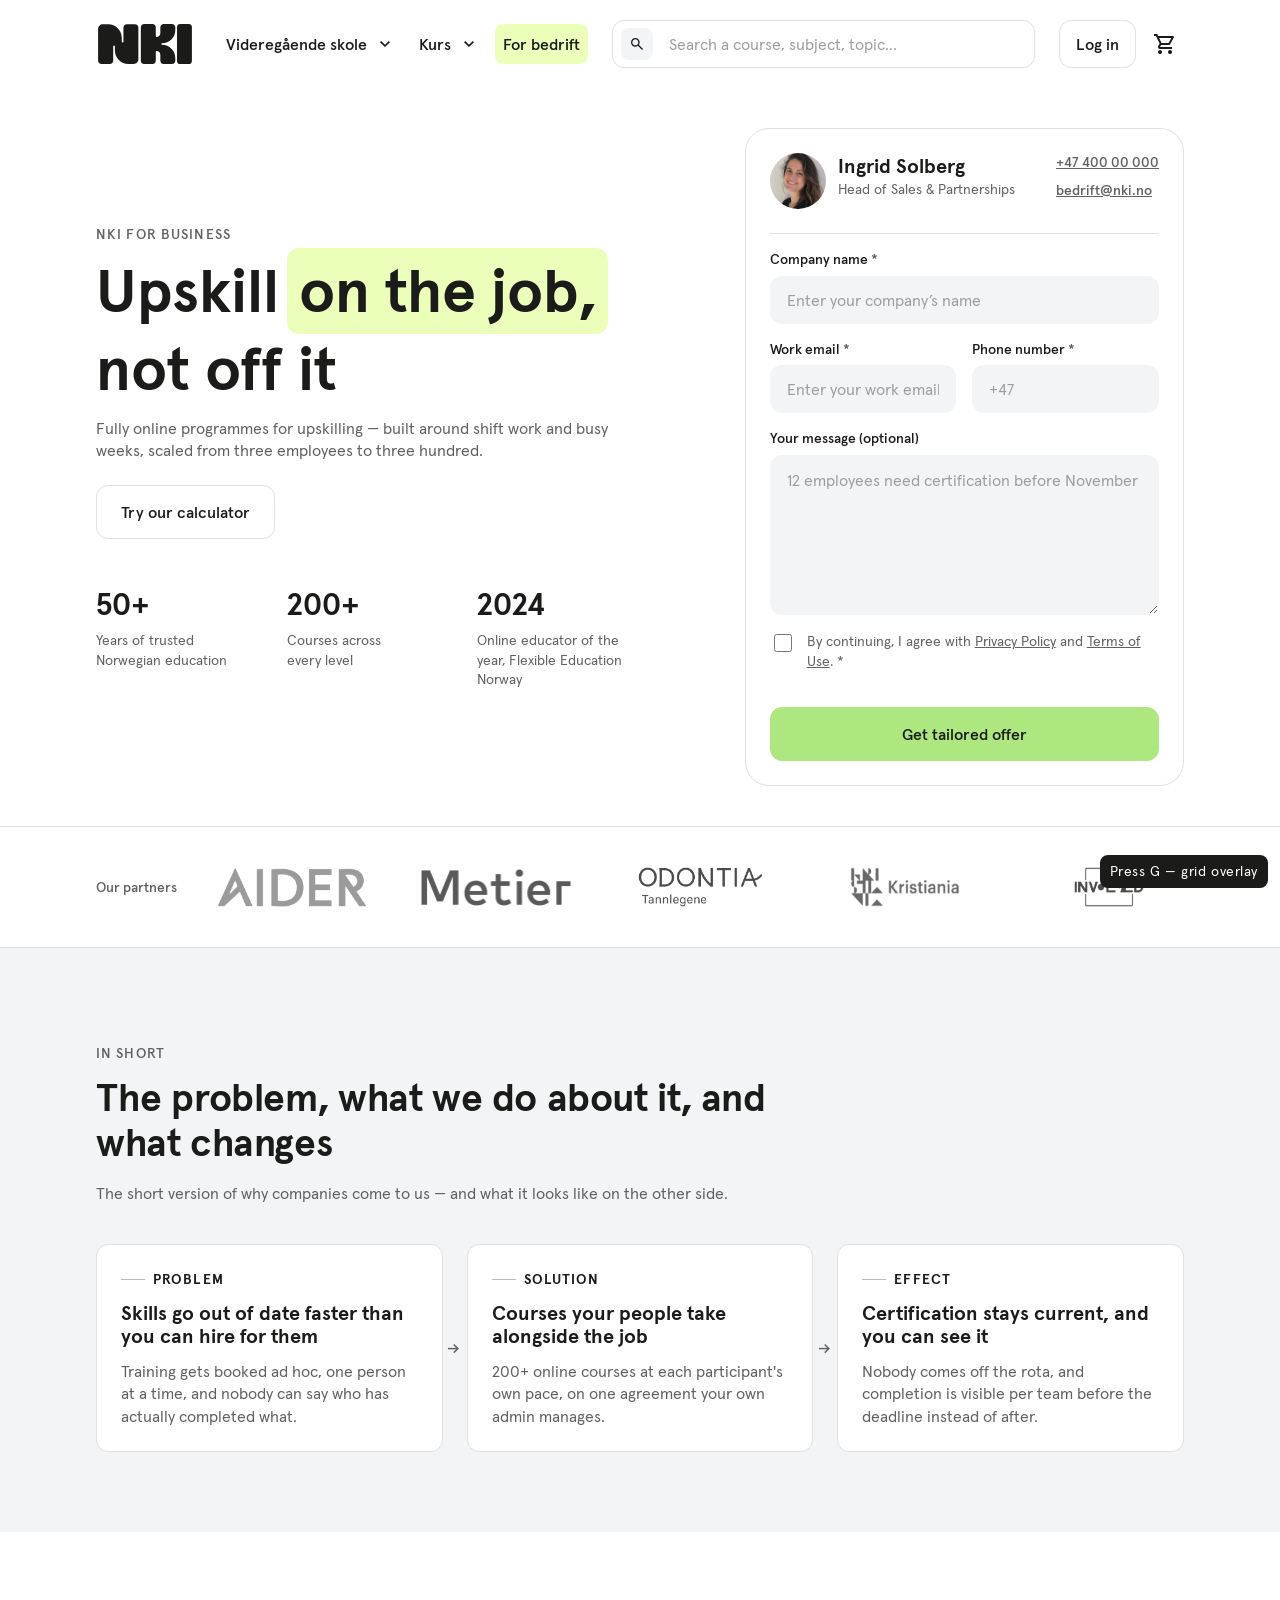
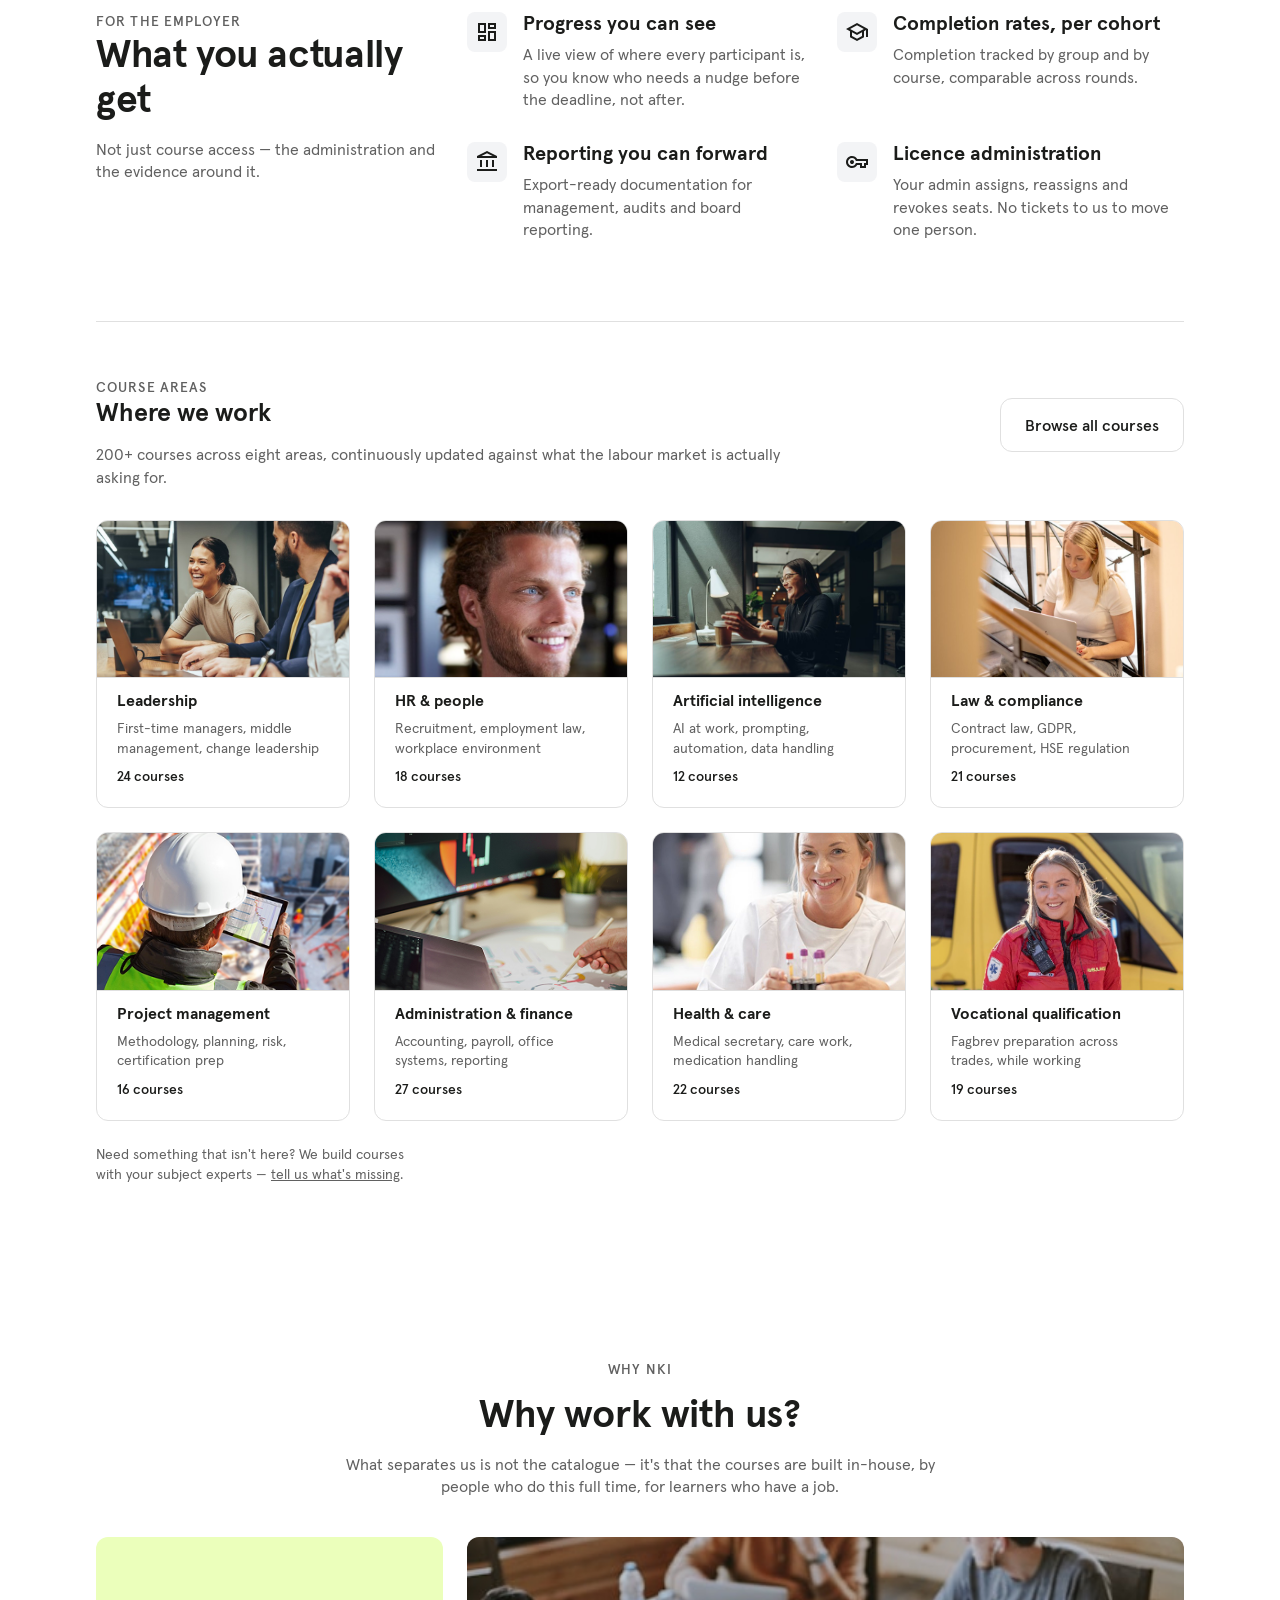
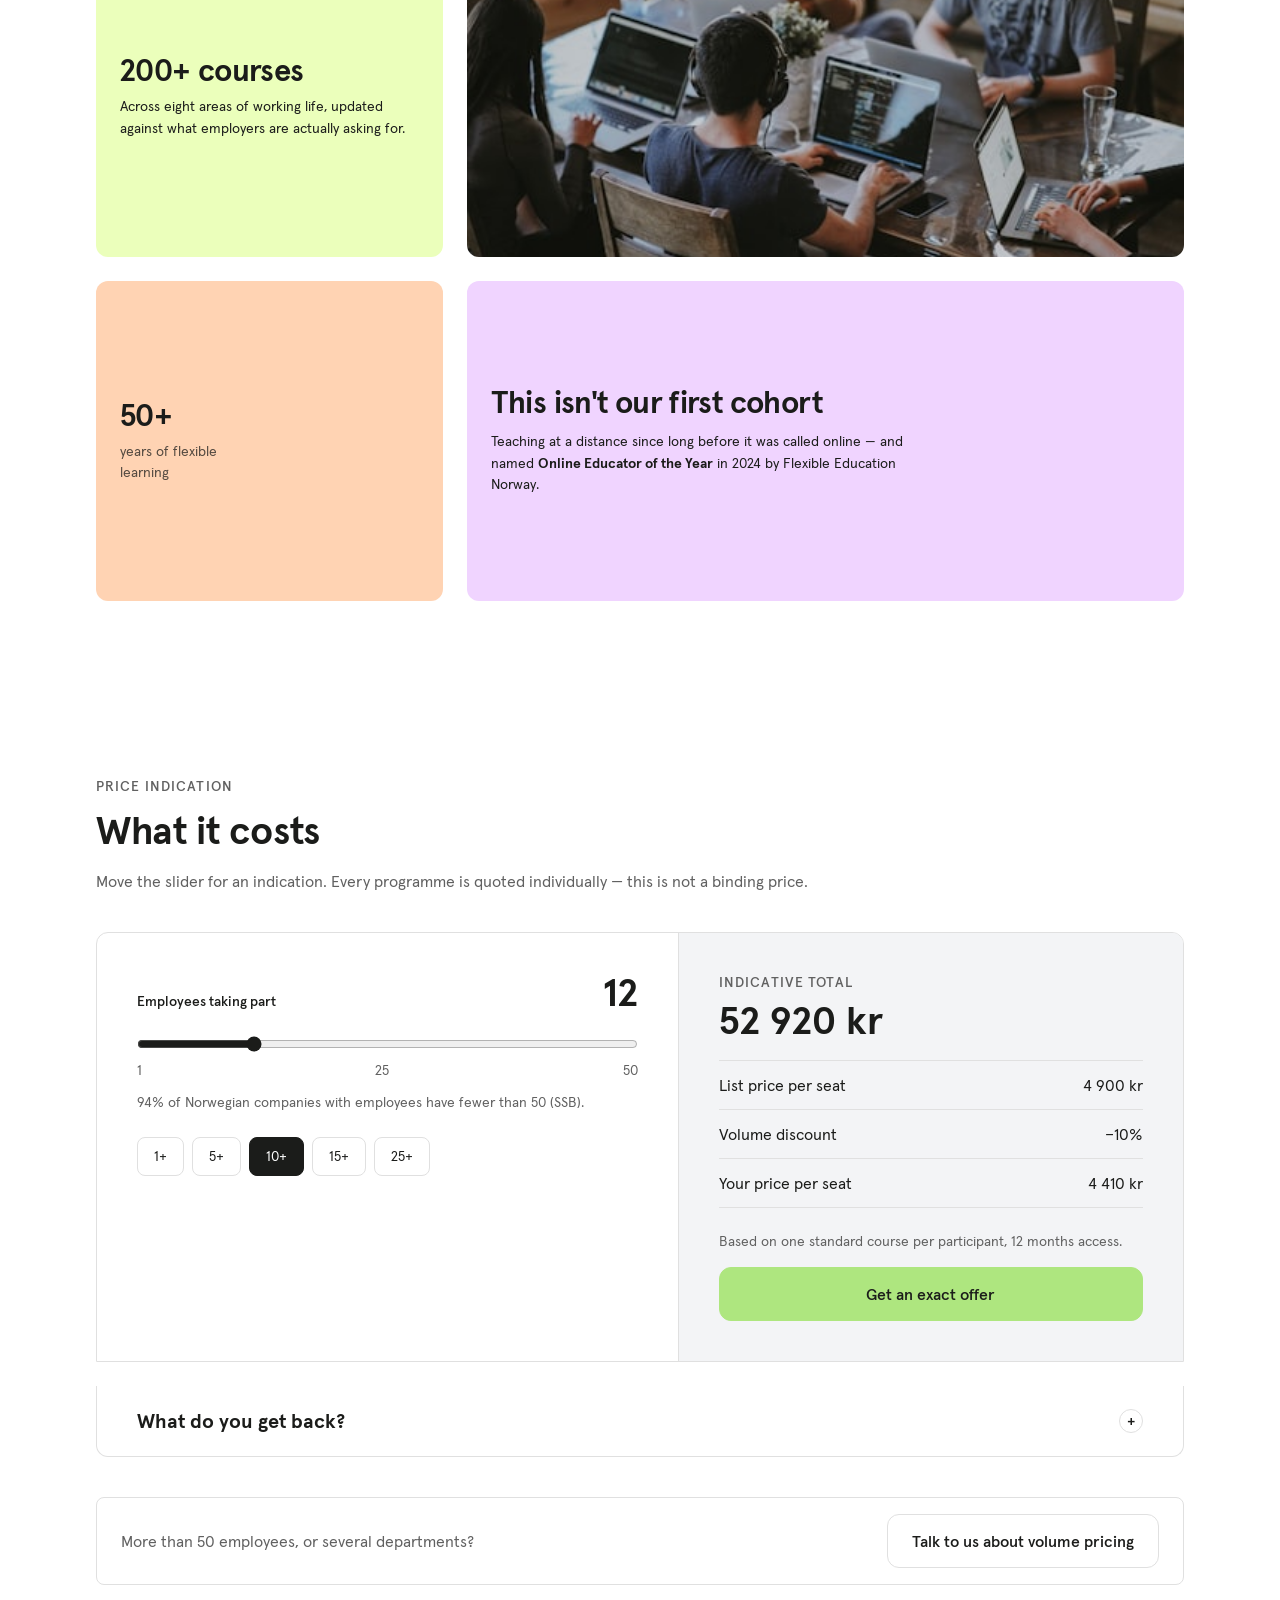
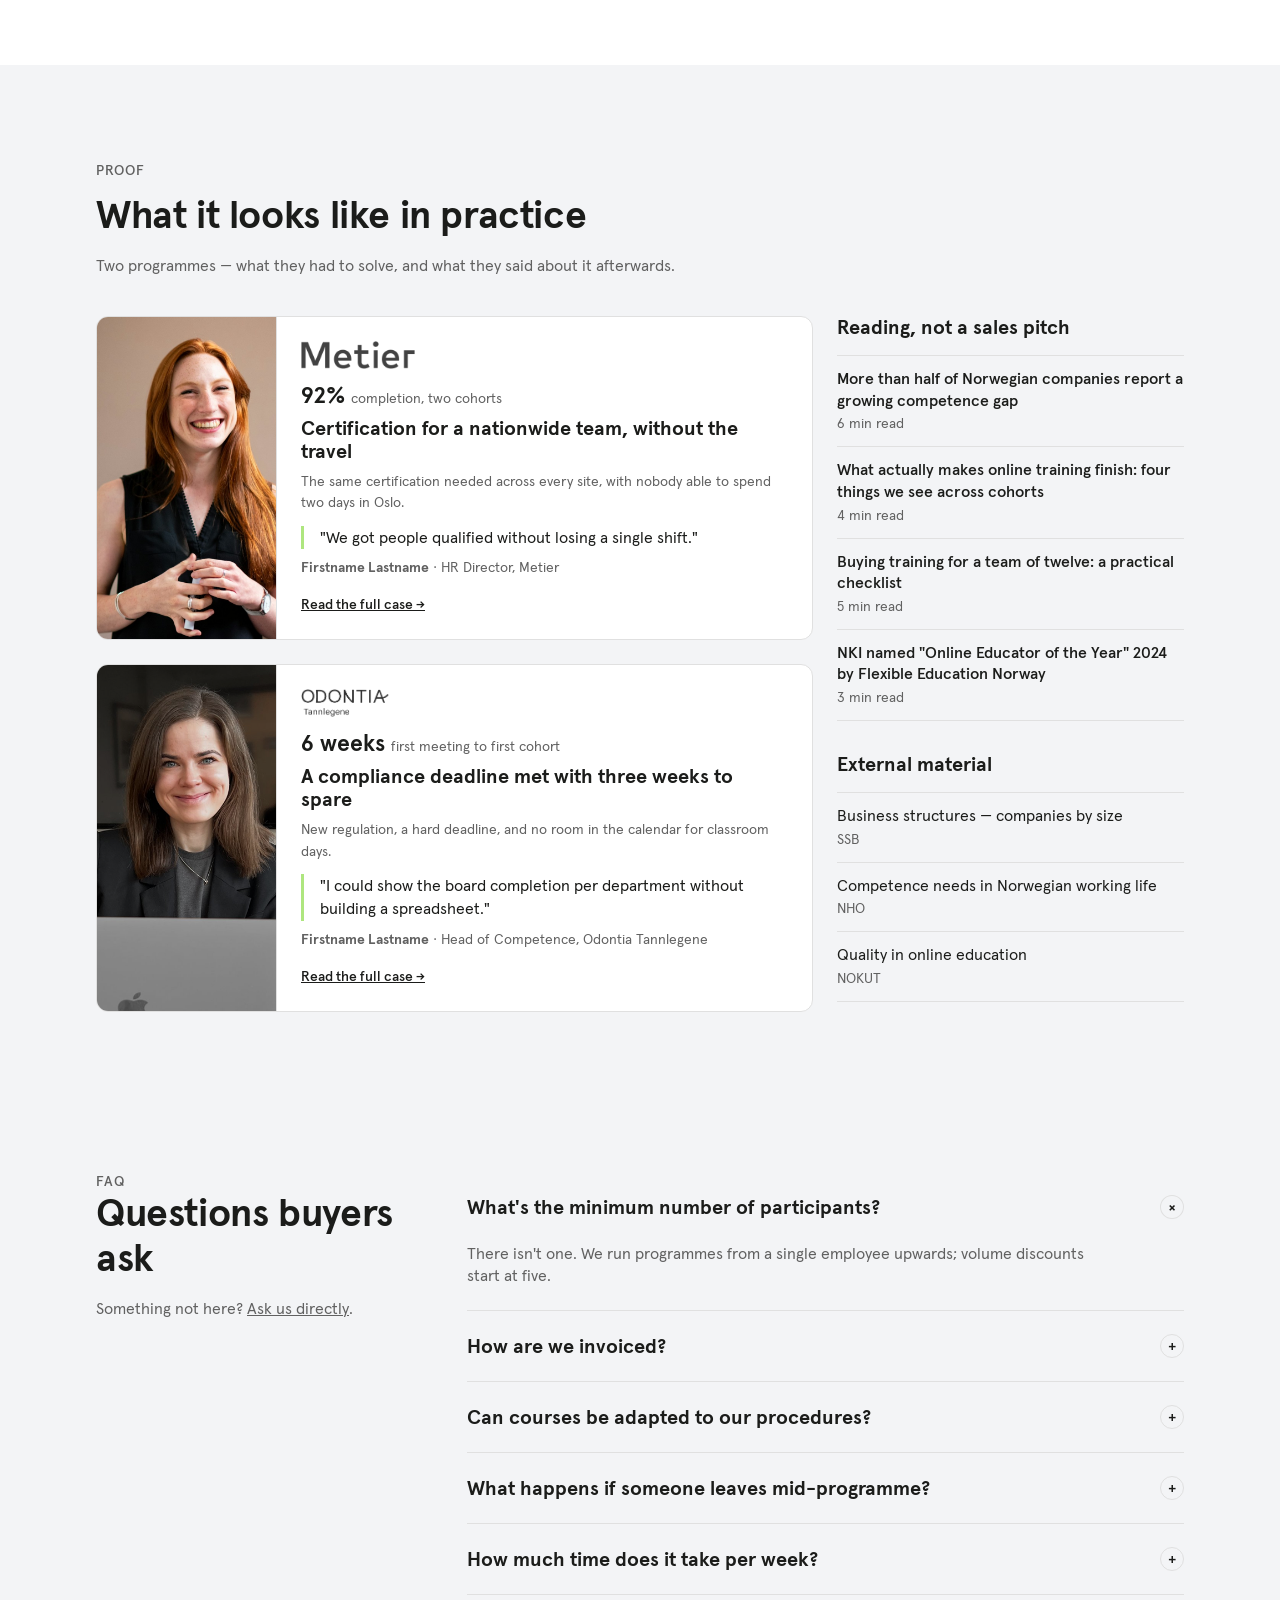
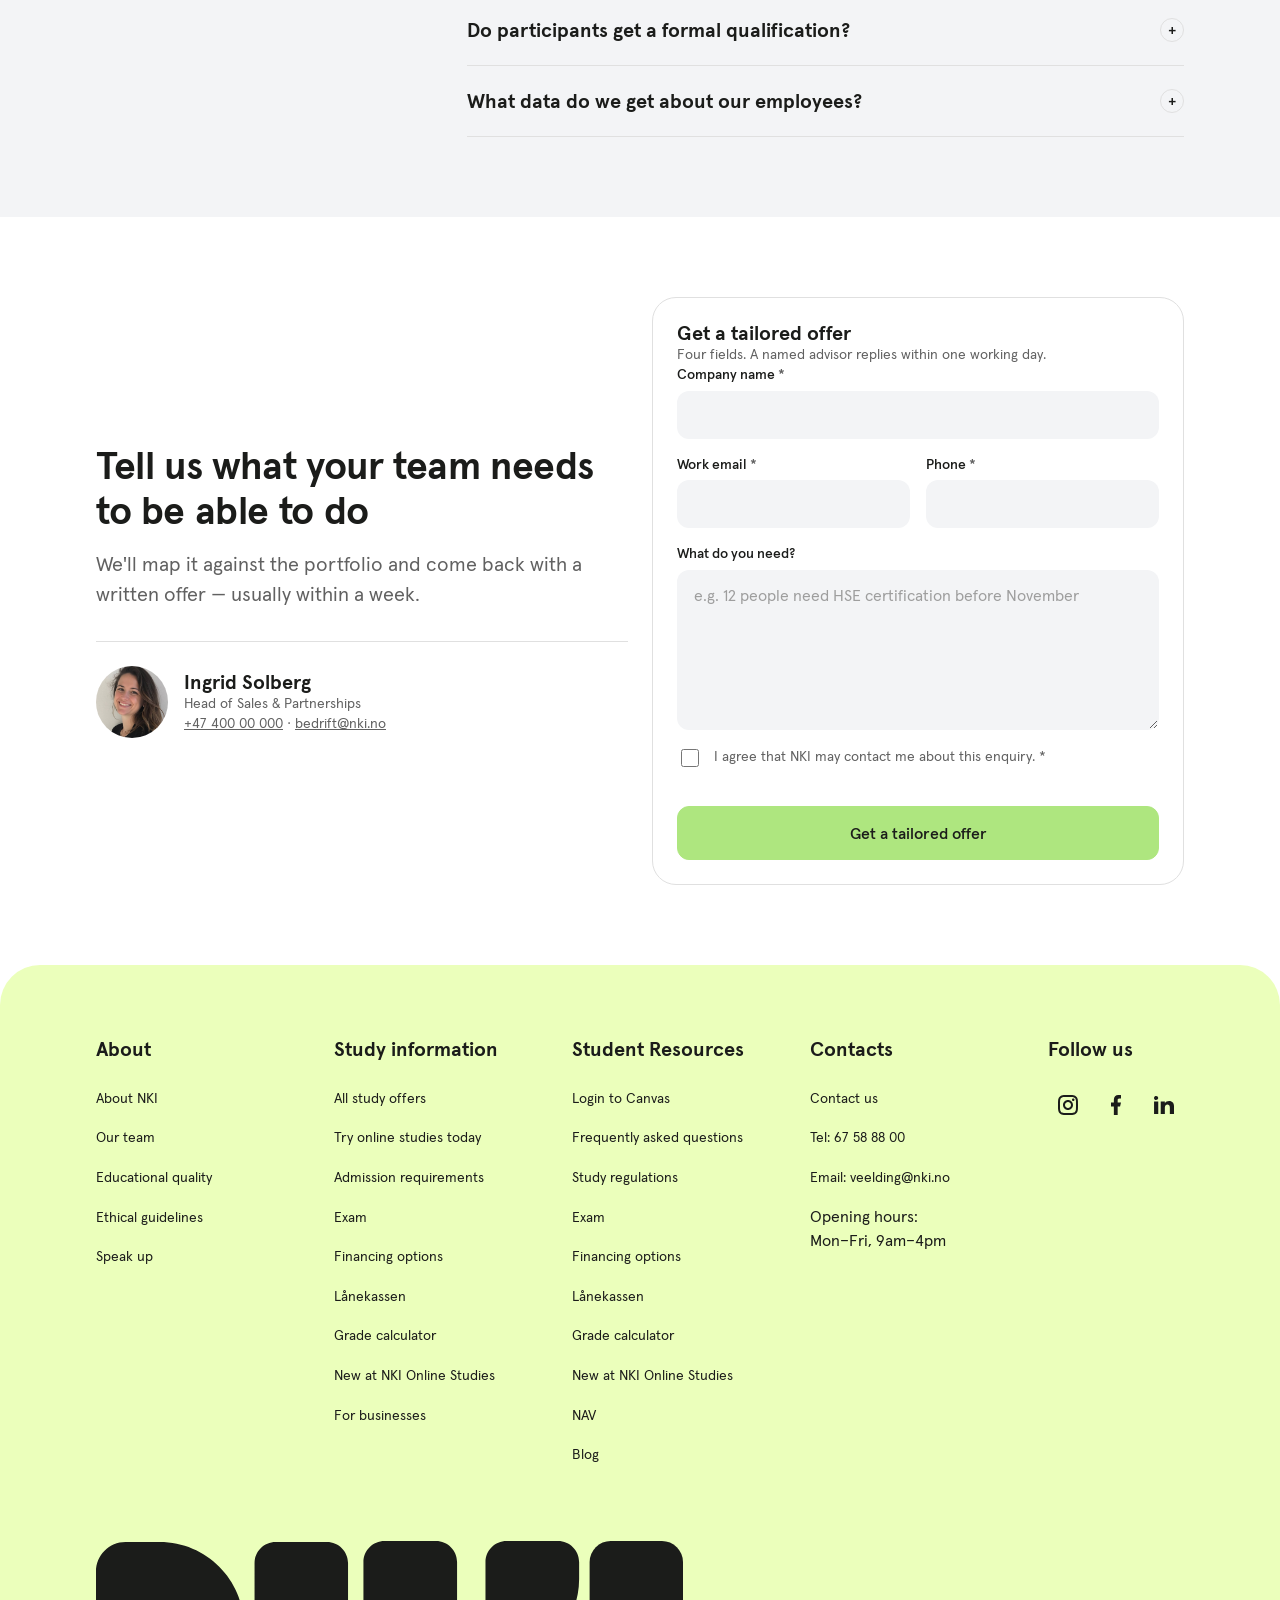
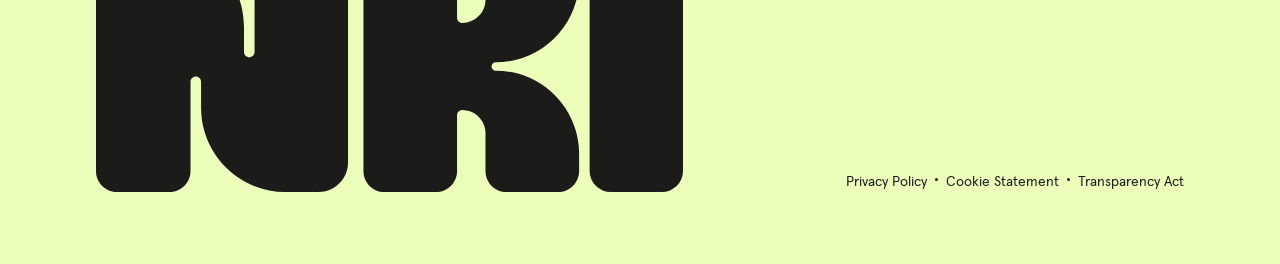
<file: business-lofi.html>
<!DOCTYPE html>
<html lang="en">
<head>
<meta charset="utf-8">
<meta name="viewport" content="width=device-width, initial-scale=1">
<title>NKI For Business</title>

<!--
  STAGE 2 — DESIGN SYSTEM.  Same content and same section structure as the
  Stage 1 lo-fi wireframe; only the surface changed.  The local --l-* grey ramp
  is gone: every colour, spacing, radius and font-size now resolves through the
  NKI design-system tokens declared in :root below, which mirror the
  "NKI DESIGN SYSTEM — TOKENS" block of wireframe.css and, through it,
  design-system/nki-design-tokens-and-text-styles.md.  Photo and icon
  placeholders are replaced with real assets from images/design-system/.

  Still self-contained: it does NOT load wireframe.css, so the token block is
  duplicated here.  Stage 3 ports the result into index.html / wireframe.css.

  Press "G" to toggle the 1440 / 96 / 24 / 12-column grid overlay.
-->

<style>
/* ─────────────────────────────────────────────────────────────
   FONT — Apercu, same faces the rest of the prototype loads.
   This page stays self-contained (it does not link wireframe.css),
   so the faces are declared here against the shared /fonts folder.
   ───────────────────────────────────────────────────────────── */
@font-face{font-family:'Apercu';src:url('fonts/apercu-regular.ttf') format('truetype');
  font-weight:400;font-style:normal}
@font-face{font-family:'Apercu';src:url('fonts/apercu-medium.ttf') format('truetype');
  font-weight:500;font-style:normal}
@font-face{font-family:'Apercu';src:url('fonts/apercu-bold.ttf') format('truetype');
  font-weight:700;font-style:normal}

/* ─────────────────────────────────────────────────────────────
   NKI DESIGN SYSTEM — TOKENS
   Mirrors the "NKI DESIGN SYSTEM — TOKENS" block of wireframe.css
   1:1, which in turn mirrors
   design-system/nki-design-tokens-and-text-styles.md.
   The old local --l-* grey ramp is gone: every colour, spacing,
   radius and font-size below resolves through these.
   ───────────────────────────────────────────────────────────── */
:root{
  /* Primitives — colour */
  --nki-green-100:  #ebffbb;
  --nki-green-300:  #aee67f;
  --nki-green-500:  #82cc52;
  --nki-cream-50:   #fffef3;
  --nki-white:      #ffffff;
  --nki-black-900:  #1b1c1a;
  --nki-gray-50:    #f3f4f6;
  --nki-gray-200:   #e0e0e0;
  --nki-gray-300:   #bcbbbb;
  --nki-gray-400:   #9e9e9e;
  --nki-gray-500:   #6b7280;
  --nki-gray-600:   #616161;
  --nki-white-a30:  rgba(255,255,255,.3);
  --nki-white-a10:  rgba(255,255,255,.1);
  --nki-orange-100: #ffd3b3;
  --nki-purple-100: #f0d4ff;
  --nki-red-500:    #ff3636;
  --nki-blue-500:   #2e9bcc;
  --nki-blue-700:   #0b5a78;

  /* Semantic */
  --bg-surface-primary:      var(--nki-white);
  --bg-surface-secondary:    var(--nki-cream-50);
  --bg-surface-inverse:      var(--nki-black-900);
  --bg-subtle:               var(--nki-gray-50);
  --text-primary:            var(--nki-black-900);
  --text-secondary-on-white: var(--nki-gray-600);
  --text-secondary-on-subtle:var(--nki-gray-500);
  --text-placeholder:        var(--nki-gray-400);
  --text-inverse:            var(--nki-white);
  --icon-default:            var(--nki-black-900);
  --border-default:          var(--nki-gray-200);
  --border-on-dark:          var(--nki-white-a30);
  --border-selected:         var(--nki-gray-500);
  --border-focus:            var(--nki-blue-500);
  --border-focus-on-brand:   var(--nki-blue-700);
  --decorative-graphic-muted:var(--nki-gray-300);
  --action-primary-default:  var(--nki-green-300);
  --action-primary-hover:    var(--nki-green-500);
  --action-graphic-accent:   var(--nki-green-500);
  --state-hover-selected-bg: var(--nki-black-900);
  --state-disabled-bg:       var(--nki-gray-200);
  --state-disabled-text:     var(--nki-gray-400);
  --feedback-positive-subtle-bg: var(--nki-green-100);
  --accent-orange-subtle:    var(--nki-orange-100);
  --accent-purple-subtle:    var(--nki-purple-100);
  --feedback-error:          var(--nki-red-500);
  --surface-footer-input-bg: var(--nki-white-a10);

  /* Component */
  --button-primary-text-on-green: var(--text-primary);
  --button-primary-text-on-black: var(--text-inverse);
  --button-secondary-text:        var(--text-primary);
  --button-secondary-bg-hover:    var(--bg-subtle);
  --input-bg-default:             var(--bg-subtle);
  --input-border:                 var(--border-default);
  --input-border-focus:           var(--border-focus);
  --input-placeholder-text:       var(--text-placeholder);
  --input-border-error:           var(--feedback-error);
  --badge-bg:                     var(--feedback-positive-subtle-bg);
  --card-bg-accent-orange:        var(--accent-orange-subtle);
  --card-bg-accent-purple:        var(--accent-purple-subtle);

  /* Spacing (4px base unit) */
  --spacing-4:4px;   --spacing-8:8px;   --spacing-12:12px; --spacing-16:16px;
  --spacing-20:20px; --spacing-24:24px; --spacing-32:32px; --spacing-40:40px;
  --spacing-48:48px; --spacing-56:56px; --spacing-64:64px; --spacing-72:72px;
  --spacing-80:80px; --spacing-96:96px;

  /* Radius */
  --radius-8:8px; --radius-12:12px; --radius-16:16px;
  --radius-24:24px; --radius-32:32px; --radius-40:40px;

  /* Font sizes */
  --font-size-14:14px; --font-size-16:16px; --font-size-20:20px; --font-size-23:23px;
  --font-size-25:25px; --font-size-26:26px; --font-size-29:29px; --font-size-31:31px;
  --font-size-32:32px; --font-size-39:39px; --font-size-49:49px; --font-size-61:61px;

  --font:'Apercu',-apple-system,BlinkMacSystemFont,'Segoe UI',Helvetica,Arial,sans-serif;

  /* Layout primitives — grid/columns, grid/margin, grid/gutter */
  --frame:1440px; --margin:96px; --gutter:24px; --cols:12;
  --content:1248px;                        /* 1440 − (96 × 2) */

  /* DENSITY RULE for this rebuild: section rhythm is 64/80, never 96/128 */
  --sec-y:var(--spacing-80);
}

*{box-sizing:border-box}
html{scroll-behavior:smooth}
body{
  margin:0; background:var(--bg-surface-primary); color:var(--text-primary);
  font:400 var(--font-size-16)/1.5 var(--font);
  -webkit-font-smoothing:antialiased;
}
img{max-width:100%;display:block}
h1,h2,h3,h4,p{margin:0}
button{font:inherit;cursor:pointer}
a{color:inherit}
::placeholder{color:var(--input-placeholder-text)}

/* ── layout primitives ─────────────────────────────────────── */
.wrap{max-width:var(--frame);margin:0 auto;padding:0 var(--margin)}
.sec{padding:var(--sec-y) 0}
.sec--alt{background:var(--bg-subtle)}
.grid{display:grid;grid-template-columns:repeat(var(--cols),1fr);gap:var(--gutter)}

/* ── type scale — the DS font-size tokens and the six confirmed
   named text styles (Desktop H5/H6, Body, Small, Badge-Eyebrow) ── */
.eyebrow{font-size:var(--font-size-14);line-height:1.4;letter-spacing:.08em;
  text-transform:uppercase;color:var(--text-secondary-on-white);font-weight:500}
.h1{font-size:var(--font-size-49);line-height:1.1;font-weight:700;letter-spacing:-.02em}
.h2{font-size:var(--font-size-39);line-height:1.15;font-weight:700;letter-spacing:-.01em}
.h3{font-size:var(--font-size-25);line-height:1.2;font-weight:700}
.h4{font-size:var(--font-size-20);line-height:1.15;font-weight:700}
.lead{font-size:var(--font-size-20);line-height:1.5;color:var(--text-secondary-on-white)}
.body{font-size:var(--font-size-16);line-height:1.4;color:var(--text-secondary-on-white)}
.small{font-size:var(--font-size-14);line-height:1.4;color:var(--text-secondary-on-white)}

.sec-hd{margin-bottom:var(--spacing-40);max-width:720px}
.sec-hd .h2{margin-top:var(--spacing-12)}
.sec-hd p{margin-top:var(--spacing-16)}

/* ── buttons — DS `button` component, Primary and Secondary ──
   Primary is the lime fill with text/primary on it (button-primary/
   bg-default + text-on-green); Secondary is the outlined variant
   that hovers to bg/subtle. */
.btn{
  display:inline-flex;align-items:center;justify-content:center;gap:var(--spacing-8);
  padding:14px var(--spacing-24);border-radius:var(--radius-12);
  border:1px solid var(--action-primary-default);
  background:var(--action-primary-default);color:var(--button-primary-text-on-green);
  font-weight:500;font-size:var(--font-size-16);text-decoration:none;
}
.btn:hover{background:var(--action-primary-hover);border-color:var(--action-primary-hover)}
.btn:focus-visible{outline:2px solid var(--border-focus-on-brand);outline-offset:2px}
.btn--ghost{background:transparent;color:var(--button-secondary-text);
  border-color:var(--border-default)}
.btn--ghost:hover{background:var(--button-secondary-bg-hover);
  border-color:var(--border-default)}
.btn--ghost:focus-visible{outline-color:var(--border-focus)}

/* icon slot — DS icon-size/24 inside a bg/subtle tile */
.ic{
  width:40px;height:40px;flex:none;border-radius:var(--radius-8);
  background:var(--bg-subtle);
  display:flex;align-items:center;justify-content:center;
}
.ic img{width:24px;height:24px}

/* ═══════════════════════════════════════════════════════════
   SITE CHROME.  Header and footer are both the design-system ones
   now.  The .mob-* hamburger menu already exists in index.html and
   MUST NOT be touched.
   ═══════════════════════════════════════════════════════════ */
/* The real design-system header (Figma 1193:29131), not a stub: 20px of
   vertical padding around 48px of content, which lands on the same 88px the
   placeholder occupied — so nothing below it shifts. */
.hd{background:var(--bg-surface-primary);position:sticky;top:0;z-index:20;
  padding:var(--spacing-20) 0}
.hd-in{display:flex;align-items:center;gap:var(--spacing-24)}
.hd-left{display:flex;align-items:center;gap:var(--spacing-24);flex:none}
.hd-logo{display:block;flex:none}
.hd-logo img{width:98px;height:40px;object-fit:contain}
.hd-tabs{display:flex;align-items:center;gap:var(--spacing-8)}
.hd-tab{display:inline-flex;align-items:center;gap:var(--spacing-8);height:40px;
  padding:var(--spacing-8);border-radius:var(--radius-8);font-size:var(--font-size-16);
  font-weight:500;color:var(--text-primary);text-decoration:none;white-space:nowrap}
.hd-tab:hover{background:var(--bg-subtle)}
/* the one tab that is the current section carries the lime, as in the design */
.hd-tab--feat{background:var(--badge-bg)}
.hd-tab--feat:hover{background:var(--action-primary-default)}
/* icon boxes are sized separately from the glyph inside them: the design's
   20/24px boxes hold 10x6 and 20x20 leaves, and squashing that to one size
   would distort the artwork */
.hd-ic{display:flex;align-items:center;justify-content:center;flex:none}
.hd-ic--20{width:20px;height:20px}
.hd-ic--24{width:24px;height:24px}
.hd-chev{width:10px;height:6.17px}
/* search shrinks before anything else does — it is the only elastic element
   in the row */
.hd-search{flex:1 1 480px;max-width:480px;min-width:0;height:48px;
  display:flex;align-items:center;gap:var(--spacing-16);
  padding:10px var(--spacing-16) 10px var(--spacing-8);
  border:1px solid var(--input-border);border-radius:var(--radius-12);
  background:var(--bg-surface-primary);text-decoration:none}
.hd-search:hover{border-color:var(--border-selected)}
.hd-search-ic{width:32px;height:32px;flex:none;border-radius:var(--radius-8);
  background:var(--bg-subtle);display:flex;align-items:center;justify-content:center}
.hd-search-ic img{width:12px;height:12px}
.hd-search-ph{font-size:var(--font-size-16);color:var(--text-placeholder);
  white-space:nowrap;overflow:hidden;text-overflow:ellipsis}
.hd-actions{display:flex;align-items:center;gap:var(--spacing-8);margin-left:auto;flex:none}
.hd-login{height:48px;padding:12px var(--spacing-16);font-weight:500}
.hd-cart{width:40px;height:40px;display:flex;align-items:center;justify-content:center;
  border-radius:var(--radius-8)}
.hd-cart:hover{background:var(--bg-subtle)}
.hd-cart img{width:20px;height:20px}

/* ═══════════════════════════════════════════════════════════
   FORM ELEMENTS — SHARED
   Used by the hero form, the closing form and the footer
   newsletter. Kept as its own block, not nested under any one
   section, because deleting that section takes these with it.
   ═══════════════════════════════════════════════════════════ */
.f-row{display:grid;grid-template-columns:1fr 1fr;gap:var(--spacing-16);
  margin-bottom:var(--spacing-16)}
.f-row--1{grid-template-columns:1fr}
.f-field{display:flex;flex-direction:column;gap:6px}
.f-label{font-size:var(--font-size-14);line-height:1.4;font-weight:500}
.f-label .req{color:var(--text-secondary-on-white)}
.f-input,.f-select,.f-textarea{
  width:100%;padding:12px var(--spacing-16);border:1px solid var(--input-border);
  border-radius:var(--radius-8);background:var(--bg-surface-primary);
  font:inherit;font-size:var(--font-size-16);color:var(--text-primary);
}
.f-input:focus,.f-select:focus,.f-textarea:focus{outline:2px solid var(--input-border-focus);
  outline-offset:1px;border-color:var(--input-border-focus)}
.f-textarea{min-height:104px;resize:vertical}
.f-err{font-size:var(--font-size-14);color:var(--feedback-error);font-weight:500;display:none}
.f-field.is-err .f-input,.f-field.is-err .f-select{border-color:var(--input-border-error);
  border-width:2px}
.f-field.is-err .f-err{display:block}
/* consent checkboxes are UNBUNDLED — one purpose per box (heuristic finding) */
.f-check{display:flex;gap:var(--spacing-12);align-items:flex-start;
  margin-bottom:var(--spacing-12)}
.f-check input{margin-top:3px;width:18px;height:18px;flex:none;
  accent-color:var(--action-graphic-accent)}
.f-check label{font-size:var(--font-size-14);line-height:1.45;
  color:var(--text-secondary-on-white)}
.f-submit{margin-top:var(--spacing-16);width:100%}
.f-check + .btn.f-submit{margin-top:var(--spacing-24)}
.f-foot{margin-top:var(--spacing-12);font-size:var(--font-size-14);
  color:var(--text-secondary-on-white)}
.form-done{display:none;text-align:center;padding:var(--spacing-40) var(--spacing-16)}
.form-done .h3{margin-bottom:var(--spacing-12)}
/* success state — applies to the hero card and the closing card */
.is-done .form-live{display:none}
.is-done .form-done{display:block}
/* avatar, used by the contact block under each form — a real photograph now */
.contact-av{width:72px;height:72px;border-radius:50%;flex:none;
  object-fit:cover;background:var(--bg-subtle)}

/* ═══════════════════════════════════════════════════════════
   1 · HERO   (priority 7 — benefit-led headline + conversion CTA)
   Hard constraint: ≤560px tall on desktop.  No hand-drawn ellipse.
   ═══════════════════════════════════════════════════════════ */
/* HEIGHT BUDGET — the hero now carries the primary lead form (objective 1), so
   it gets a larger budget than the copy-only version did: roughly 650-670px at
   1440, driven by the form column. That is deliberately above the old 560 cap
   but still short of a full viewport, which was the actual density complaint —
   the trusted-by row stays visible below the fold on a normal laptop screen.
   NB: estimated from the box model, not yet measured in a browser. */
.hero{padding:var(--spacing-40) 0;border-bottom:1px solid var(--border-default)}
.hero-grid{align-items:center}
/* 6 + 5 columns with the odd one as the gap between them: the Figma frame
   runs 577px of copy against a 506px card, which is what that split gives
   at 1440. */
.hero-copy{grid-column:span 6}
.hero-form-col{grid-column:8 / span 5}
/* headline is set as two rows so the highlight chip can sit inline on the
   first one without its padding pushing the second line off its leading */
.hero-ttl{display:flex;flex-direction:column;align-items:flex-start;
  margin-top:var(--spacing-4);font-size:var(--font-size-61);line-height:1.15;
  letter-spacing:0}
.hero-ttl-row{display:flex;align-items:baseline;gap:var(--spacing-8);flex-wrap:wrap}
.hero-ttl .hl{background:var(--feedback-positive-subtle-bg);border-radius:var(--radius-12);
  padding:var(--spacing-8) var(--spacing-12)}
.hero-sub{margin-top:var(--spacing-12);max-width:560px}
.hero-calc{margin-top:var(--spacing-24)}
/* no rule above the stats in the design — the whitespace does that job */
/* one row, always: the captions share the space rather than wrapping the
   third stat onto a line of its own */
.hero-facts{display:flex;gap:var(--spacing-40);margin-top:var(--spacing-48);flex-wrap:nowrap}
.hero-facts > div{flex:1 1 0;min-width:0}

/* ── HERO LEAD FORM — objective 1, above the fold ───────────
   Deliberately short: four fields is the most a cold visitor will
   fill in. The long qualifying form lives in §8 for people who
   scroll. Both post to the same HubSpot slot. */
.hero-form{border:1px solid var(--border-default);border-radius:var(--radius-24);
  padding:var(--spacing-24);background:var(--bg-surface-primary)}
.hero-form .f-row{margin-bottom:var(--spacing-16)}
/* fields are filled, not outlined, in the design — the border comes off and
   input/bg-default does the containing */
.hero-form .f-input,.hero-form .f-textarea{
  background:var(--input-bg-default);border-color:transparent;
  border-radius:var(--radius-12);font-size:var(--font-size-16)}
.hero-form .f-input{height:48px}
.hero-form .f-textarea{min-height:160px}
/* named contact — the design puts it INSIDE the card as its header, which
   serves the call-don't-fill-in buyer before they read a single field */
.form-contact{display:flex;align-items:flex-start;gap:var(--spacing-12);
  margin-top:var(--spacing-20)}
.form-contact .contact-av{width:56px;height:56px}
.form-contact-name{font-size:var(--font-size-16);font-weight:700;line-height:1.3}
.form-contact .small{margin-top:2px}
.form-contact a{font-weight:500}
.form-contact--hd{margin-top:0;margin-bottom:var(--spacing-16);
  padding-bottom:var(--spacing-24);border-bottom:1px solid var(--border-default)}
.form-contact--hd .form-contact-name{font-size:var(--font-size-20);line-height:1.2}
.form-contact-main{flex:1;display:flex;align-items:center;justify-content:space-between;
  gap:var(--spacing-16);flex-wrap:wrap}
.form-contact-methods{display:flex;flex-direction:column;gap:var(--spacing-8)}
.form-contact-methods .small{margin-top:0}
.fact-n{font-size:var(--font-size-31);font-weight:700;line-height:1.15}
.fact-l{font-size:var(--font-size-14);line-height:1.4;
  color:var(--text-secondary-on-white);margin-top:var(--spacing-8)}

/* ═══════════════════════════════════════════════════════════
   2 · TRUSTED BY   (priority 3 — customer logos, not press)
   Replaces "Omtalt i" at this position.  Track is built from ONE
   pass of the logo list and cloned exactly once for the loop —
   that is the fix for the current page repeating logos in-viewport.
   ═══════════════════════════════════════════════════════════ */
.trusted{padding:var(--spacing-40) 0;border-bottom:1px solid var(--border-default)}
.trusted .wrap{display:flex;align-items:center;gap:var(--spacing-40)}
.trusted-lbl{flex:none;font-size:var(--font-size-14);line-height:1.4;
  color:var(--text-secondary-on-white);font-weight:500;max-width:9em}
/* static customer-logo row — see the markup comment for why this is not a marquee */
.logo-row{flex:1;display:flex;align-items:center;justify-content:space-between;
  gap:var(--spacing-24);flex-wrap:wrap}
/* Real customer logo, forced to black and white so no single brand colour
   dominates. Every logo gets an IDENTICAL 150x40 slot and is contained inside
   it, so the row has one height and one consistent cell size regardless of the
   source ratios (which run 1.8:1 to 4.1:1 after cropping). Uniform slots are
   what make a logo row read as a set rather than a jumble. */
.logo{width:150px;height:40px;object-fit:contain;object-position:center;flex:none;
  filter:grayscale(1) contrast(1.1);opacity:.7}
.logo-row:hover .logo{opacity:.9}

/* ═══════════════════════════════════════════════════════════
   3 · FACT BOXES   (priority 9)
   Was self-segmentation. Now a stated argument in three parts —
   problem, solution, effect — read left to right. Nothing here is
   a link: these boxes make the case in text, they don't route.
   ═══════════════════════════════════════════════════════════ */
.fact-boxes{grid-column:span 12;display:grid;grid-template-columns:repeat(3,1fr);
  gap:var(--gutter)}
/* No hover state on purpose. The old cards were clickable and had to
   advertise it; these must read as flat text so nobody hunts for a target
   that isn't there. */
.fact-box{
  position:relative;
  border:1px solid var(--border-default);border-radius:var(--radius-12);
  padding:var(--spacing-24);
  background:var(--bg-surface-primary);display:flex;flex-direction:column;
  gap:var(--spacing-12);
}
/* arrows sit IN the gutter between boxes, so the three read as one chain
   rather than three parallel claims. Pseudo-element with an empty CSS alt:
   it's punctuation, not content, and shouldn't be announced. */
.fact-box:not(:last-child)::after{
  content:"→";            /* fallback where CSS alt text isn't supported */
  content:"→" / "";
  position:absolute;top:50%;right:calc(var(--gutter) / -2);
  transform:translate(50%,-50%);
  font-size:var(--font-size-20);line-height:1;color:var(--text-secondary-on-white);
  pointer-events:none;
}
/* the step marker doubles as the box label, so the three read as a sequence */
.fact-tag{font-size:var(--font-size-14);font-weight:700;letter-spacing:.08em;
  text-transform:uppercase;color:var(--text-primary);display:flex;align-items:center;
  gap:var(--spacing-8)}
.fact-tag::before{content:"";width:24px;height:1px;
  background:var(--decorative-graphic-muted);flex:none}
.fact-box .h4{margin-top:0}
.fact-box .body{font-size:var(--font-size-16)}

/* ═══════════════════════════════════════════════════════════
   4 · WHAT YOU GET AS AN EMPLOYER   (priority 6)
   Flat — no tabs.  Absorbs old tab 2.  Answers: progress,
   completion, reporting, administration.
   ═══════════════════════════════════════════════════════════ */
.ben-hd{grid-column:span 4}
.ben-list{grid-column:span 8;display:grid;grid-template-columns:1fr 1fr;
  gap:var(--spacing-32) var(--gutter)}
.ben{display:flex;gap:var(--spacing-16)}
.ben .h4{margin-bottom:var(--spacing-8)}
.ben-portfolio{grid-column:span 12;margin-top:var(--spacing-56);
  padding-top:var(--spacing-40);border-top:1px solid var(--border-default)}
/* course-area showcase — replaced the row of small chips, which under-sold
   the range. Each area is a real destination, not a label. */
.cat-grid{display:grid;grid-template-columns:repeat(4,1fr);gap:var(--gutter);
  margin-top:var(--spacing-32)}
.cat{border:1px solid var(--border-default);border-radius:var(--radius-12);
  padding:var(--spacing-20);
  background:var(--bg-surface-primary);display:flex;flex-direction:column;
  gap:var(--spacing-8);
  text-decoration:none;transition:border-color .15s,background .15s;overflow:hidden}
.cat:hover,.cat:focus-visible{border-color:var(--border-selected);background:var(--bg-subtle)}
/* the photo runs the full width of the card, so it pulls back out through the
   card's own padding rather than the card losing its padding for everything
   else. aspect-ratio keeps all eight crops identical whatever the column width. */
.cat-ph{margin:calc(var(--spacing-20) * -1) calc(var(--spacing-20) * -1) var(--spacing-4);
  aspect-ratio:16 / 10;background:var(--bg-subtle);
  border-bottom:1px solid var(--border-default);display:block;overflow:hidden}
.cat-ph img{width:100%;height:100%;object-fit:cover}
.cat-ttl{font-size:var(--font-size-16);font-weight:700;line-height:1.3}
.cat-sub{font-size:var(--font-size-14);line-height:1.4;
  color:var(--text-secondary-on-white);flex:1}
.cat-n{font-size:var(--font-size-14);font-weight:500;color:var(--text-primary)}
/* heading and catalogue CTA on one line — the button is the section's own
   escape hatch, so it belongs level with the heading, not buried under the
   grid where it read as a footnote. */
.cat-hd{display:flex;align-items:center;justify-content:space-between;
  gap:var(--spacing-24);flex-wrap:wrap}
.cat-hd .sec-hd{margin-bottom:0}
.cat-hd .btn{flex:none}
.cat-foot{display:flex;align-items:center;gap:var(--spacing-24);
  margin-top:var(--spacing-24);flex-wrap:wrap}
.cat-foot .small{max-width:42ch}

/* ═══════════════════════════════════════════════════════════
   5 · WHY NKI   (objectives 3 and 4 — quality and brand trust)
   Bento grid: a big number set against a block of copy, tile by
   tile, so the claims are scannable instead of a paragraph.
   The tile fills are design-system surfaces: bg/subtle, the lime
   badge surface, and the inverse surface for the number tile.
   ═══════════════════════════════════════════════════════════ */
.sec-hd.is-centered{margin-left:auto;margin-right:auto;text-align:center;max-width:64ch}
/* Three columns, with tiles spanning 1 or 2. A fixed 1fr/2fr pair can't work:
   the wide tile leads in row 2 and trails in row 3, so the wide column would
   have to swap sides between rows. Spans handle that; a two-column template
   would drop row 2's copy into the narrow column. */
.bento{display:grid;grid-template-columns:repeat(3,1fr);gap:var(--gutter)}
.bt{border-radius:var(--radius-12);padding:var(--spacing-24);display:flex;
  flex-direction:column;justify-content:center;gap:var(--spacing-8);min-height:320px}
.bt--narrow{grid-column:span 1}
.bt--wide{grid-column:span 2}
.bt--fill1{background:var(--feedback-positive-subtle-bg)}
.bt--fill4{background:var(--card-bg-accent-orange)}
.bt--fill5{background:var(--card-bg-accent-purple)}
/* the three tile headlines are one size — the two figures and the statement
   are the same order of claim, so they are set on the same token */
.bt-big{font-size:var(--font-size-31);font-weight:700;line-height:1.05;letter-spacing:-.02em}
.bt-body{font-size:var(--font-size-14);line-height:1.55;max-width:56ch}
.bt .h3{font-size:var(--font-size-31);line-height:1.05;letter-spacing:-.02em;
  margin-bottom:var(--spacing-4)}
/* the number tiles: one enormous figure, one caption, nothing else */
/* left-aligned like every other tile — the centred variant was the only thing
   in the bento not hanging off the same edge */
.bt--num{align-items:flex-start;text-align:left}
.bt-num{font-size:var(--font-size-31);font-weight:700;line-height:1.05;letter-spacing:-.02em}
.bt-cap{font-size:var(--font-size-14);opacity:.75;max-width:16ch}
/* photo tile — a real photograph now, not a placeholder box */
/* absolutely positioned so the photograph fills the tile instead of setting
   its height — otherwise the image's own ratio inflates the whole bento row */
.bt--photo{padding:0;background:var(--bg-subtle);overflow:hidden;position:relative}
.bt--photo img{position:absolute;inset:0;width:100%;height:100%;object-fit:cover}

/* ═══════════════════════════════════════════════════════════
   7 · WHAT IT COSTS   (priority 4)
   Rescaled to the market we actually sell to: 94% of Norwegian
   companies with employees have <50 (SSB).  Range 1–50, default 12.
   ═══════════════════════════════════════════════════════════ */
.calc{grid-column:span 12;border:1px solid var(--border-default);
  border-radius:var(--radius-12);
  background:var(--bg-surface-primary);display:grid;grid-template-columns:1.15fr 1fr;
  overflow:hidden}
.calc-in{padding:var(--spacing-40)}
.calc-out{padding:var(--spacing-40);background:var(--bg-subtle);
  border-left:1px solid var(--border-default);display:flex;flex-direction:column}
.seat-row{display:flex;align-items:baseline;justify-content:space-between;
  gap:var(--spacing-16)}
.seat-n{font-size:var(--font-size-39);font-weight:700;line-height:1}
input[type=range]{width:100%;margin:var(--spacing-24) 0 var(--spacing-8);
  accent-color:var(--bg-surface-inverse)}
.scale{display:flex;justify-content:space-between;font-size:var(--font-size-14);
  color:var(--text-secondary-on-white)}
.tiers{display:flex;gap:var(--spacing-8);flex-wrap:wrap;margin-top:var(--spacing-24)}
.tier{padding:8px var(--spacing-16);border:1px solid var(--border-default);
  border-radius:var(--radius-8);background:var(--bg-surface-primary);
  font-size:var(--font-size-14)}
.tier.is-on{background:var(--state-hover-selected-bg);color:var(--text-inverse);
  border-color:var(--state-hover-selected-bg)}
.calc-total{font-size:var(--font-size-39);font-weight:700;line-height:1;
  margin-top:var(--spacing-8)}
.calc-rows{margin-top:var(--spacing-20);border-top:1px solid var(--border-default)}
.calc-row{display:flex;justify-content:space-between;padding:var(--spacing-12) 0;
  border-bottom:1px solid var(--border-default);font-size:var(--font-size-16)}
.calc-note{margin-top:auto;padding-top:var(--spacing-24)}
.btn--block{width:100%;margin-top:var(--spacing-16)}

/* ── ROI block, carried over from the old page ──────────────
   Progressive disclosure: collapsed by default so the price
   indication itself stays the primary read and the calculator
   still fits one screen. Every value from the old model is kept. */
.roi{grid-column:span 12;border:1px solid var(--border-default);border-top:0;
  border-radius:0 0 var(--radius-12) var(--radius-12);background:var(--bg-surface-primary)}
.calc{border-radius:var(--radius-12) var(--radius-12) 0 0}
.roi-hd{width:100%;display:flex;align-items:center;justify-content:space-between;
  gap:var(--spacing-16);padding:var(--spacing-20) var(--spacing-40);background:none;
  border:0;text-align:left;font-size:var(--font-size-20);font-weight:700;
  color:var(--text-primary)}
.roi-chev{flex:none;width:24px;height:24px;border:1px solid var(--border-default);
  border-radius:50%;display:flex;align-items:center;justify-content:center;
  font-size:var(--font-size-14);transition:transform .2s}
.roi.is-open .roi-chev{transform:rotate(45deg)}
.roi-body{padding:0 var(--spacing-40) var(--spacing-32)}
.roi-sub{max-width:60ch}
.scen{display:flex;gap:var(--spacing-8);flex-wrap:wrap;margin:var(--spacing-20) 0 var(--spacing-24)}
.scen-btn{padding:8px var(--spacing-16);border:1px solid var(--border-default);
  border-radius:var(--radius-8);background:var(--bg-surface-primary);
  font-size:var(--font-size-14)}
.scen-btn.is-on{background:var(--state-hover-selected-bg);color:var(--text-inverse);
  border-color:var(--state-hover-selected-bg)}
.roi-sum{border-top:1px solid var(--border-default)}
.roi-row{display:flex;justify-content:space-between;align-items:center;
  gap:var(--spacing-16);padding:var(--spacing-16) 0;
  border-bottom:1px solid var(--border-default);font-size:var(--font-size-16)}
.roi-row-lbl{display:flex;align-items:center;gap:var(--spacing-12)}
.roi-ic{width:28px;height:28px;flex:none;border-radius:var(--radius-8);
  background:var(--bg-subtle);display:flex;align-items:center;justify-content:center}
.roi-ic img{width:16px;height:16px}
.roi-val{font-weight:500;text-align:right}
/* the headline number of the block */
.roi-row--hero{background:var(--feedback-positive-subtle-bg);
  margin:0 calc(var(--spacing-16) * -1);
  padding-left:var(--spacing-16);padding-right:var(--spacing-16);
  border-radius:var(--radius-8)}
.roi-row--hero .roi-ic{background:var(--bg-surface-primary)}
.roi-row--hero .roi-val{font-size:var(--font-size-20);font-weight:700}
/* nested disclaimer — DS accordion-tooltip (308:16714) */
.disc{margin-top:var(--spacing-20)}
.disc-hd{display:flex;align-items:center;gap:var(--spacing-8);background:none;border:0;
  padding:0;font-size:var(--font-size-14);font-weight:500;
  color:var(--text-secondary-on-white)}
.disc-chev{transition:transform .2s;display:inline-block}
.disc.is-open .disc-chev{transform:rotate(90deg)}
.disc-body{display:none;margin-top:var(--spacing-12);max-width:70ch}
.disc.is-open .disc-body{display:block}
/* escape hatch for the >50 buyer — routes to the form, not to a dead end */
.calc-over{grid-column:span 12;margin-top:var(--spacing-16);
  padding:var(--spacing-16) var(--spacing-24);
  border:1px solid var(--border-default);border-radius:var(--radius-8);display:flex;
  align-items:center;justify-content:space-between;gap:var(--spacing-16);flex-wrap:wrap}

/* ═══════════════════════════════════════════════════════════
   8 · PROOF   (priorities 3 and 8 — the objective-2 gap)
   Case + its own quote in ONE unit; reading list beside them.
   ═══════════════════════════════════════════════════════════ */
.proof-main{grid-column:span 8;display:grid;gap:var(--gutter)}
.proof-side{grid-column:span 4}
/* one case: picture rail on the left, story on the right. The rail is a fixed
   column rather than a share of the card, so both cases crop their photo to the
   same width no matter how much copy sits beside it. */
.pcase{border:1px solid var(--border-default);border-radius:var(--radius-12);
  background:var(--bg-surface-primary);display:grid;grid-template-columns:180px 1fr;
  overflow:hidden}
.pcase-fig{background:var(--bg-subtle);border-right:1px solid var(--border-default);
  min-height:100%}
.pcase-fig img{width:100%;height:100%;object-fit:cover}
.pcase-body{padding:var(--spacing-24);display:flex;flex-direction:column;
  gap:var(--spacing-8)}
/* customer logo heads the case — same grayscale treatment as the partner row,
   so no single brand colour pulls focus inside the card. Fixed height with a
   left-aligned contain, so both cases' logos share one optical size whatever
   their source ratio. */
.pcase-logo{height:28px;width:auto;max-width:150px;object-fit:contain;
  object-position:left center;filter:grayscale(1) contrast(1.1);opacity:.8;
  margin-bottom:var(--spacing-4)}
.pcase-body .body{font-size:var(--font-size-14);line-height:1.55}
/* metric and its caption on one line — it labels the case, it isn't a headline */
.pcase-metric{font-size:var(--font-size-23);font-weight:700;line-height:1.2}
.pcase-metric span{font-size:var(--font-size-14);font-weight:400;
  color:var(--text-secondary-on-white)}
/* the quote is part of the case, not a separate testimonial block */
.pcase-quote{margin:var(--spacing-4) 0 0;padding-left:var(--spacing-16);
  border-left:3px solid var(--action-primary-default);
  font-size:var(--font-size-16);line-height:1.45;color:var(--text-primary)}
.pcase-by{font-size:var(--font-size-14);color:var(--text-secondary-on-white)}
.case-link{font-size:var(--font-size-14);font-weight:500;text-decoration:underline;
  margin-top:auto;padding-top:var(--spacing-8)}

/* reading column — for the visitor who is interested but not ready to hand
   over details. Two lists: NKI's own articles, then outside sources, which
   are set lighter so they don't compete with our own writing. */
.read-list{list-style:none;margin:var(--spacing-16) 0 0;padding:0;
  border-top:1px solid var(--border-default)}
.read-list li{border-bottom:1px solid var(--border-default)}
.read-list a{display:block;padding:var(--spacing-12) 0;text-decoration:none}
.read-list a:hover .read-ttl{text-decoration:underline}
.read-ttl{display:block;font-size:var(--font-size-16);font-weight:500;line-height:1.35}
.read-meta{display:block;margin-top:2px;font-size:var(--font-size-14);
  color:var(--text-secondary-on-white)}
.read-list--src .read-ttl{font-weight:400}
.read-hd2{margin-top:var(--spacing-32)}

/* ═══════════════════════════════════════════════════════════
   8b · INSIGHT — merged into the Proof section above
   (priority 8). For the visitor who is interested but not ready to
   hand over details.
   ═══════════════════════════════════════════════════════════ */
.sec-hd--sub{margin-bottom:0}

/* ═══════════════════════════════════════════════════════════
   9 · FAQ   (priority 11) — buyer questions, not student questions
   ═══════════════════════════════════════════════════════════ */
.faq-hd{grid-column:span 4}
.faq{grid-column:span 8}
.faq-item{border-bottom:1px solid var(--border-default)}
.faq-q{width:100%;display:flex;justify-content:space-between;align-items:center;
  gap:var(--spacing-16);padding:var(--spacing-20) 0;background:none;border:0;
  text-align:left;font-size:var(--font-size-20);font-weight:700;color:var(--text-primary)}
.faq-chev{flex:none;width:24px;height:24px;border:1px solid var(--border-default);
  border-radius:50%;display:flex;align-items:center;justify-content:center;
  font-size:var(--font-size-14);transition:transform .2s}
.faq-item.is-open .faq-chev{transform:rotate(45deg)}
.faq-a{display:none;padding:0 0 var(--spacing-24);max-width:62ch}
.faq-item.is-open .faq-a{display:block}

/* ═══════════════════════════════════════════════════════════
   10 · CLOSING FORM   (priority 1 again)
   The closing band is the form itself, not a CTA pointing back at one.
   ═══════════════════════════════════════════════════════════ */
.close-grid{align-items:center}
.close-copy{grid-column:span 6}
.close-copy .h2{max-width:14em}
.close-form-col{grid-column:span 6}
.close-contact{display:flex;align-items:center;gap:var(--spacing-16);
  margin-top:var(--spacing-32);padding-top:var(--spacing-24);
  border-top:1px solid var(--border-default)}

/* ═══════════════════════════════════════════════════════════
   FOOTER — the design-system footer (Figma 1090:29210)
   ═══════════════════════════════════════════════════════════ */
.sr-only{position:absolute;width:1px;height:1px;padding:0;margin:-1px;overflow:hidden;
  clip:rect(0 0 0 0);white-space:nowrap;border:0}
/* Design-system footer (Figma 1090:29210): lime panel, five columns, and the
   wordmark set against the legal links at the foot. The 40px top corners are
   the reason the page ends on the section background rather than the footer's. */
.ft{background:var(--feedback-positive-subtle-bg);color:var(--text-primary);
  border-radius:var(--radius-40) var(--radius-40) 0 0;padding:var(--spacing-72) 0}
.ft-nav{display:flex;justify-content:space-between;gap:var(--spacing-40);flex-wrap:wrap}
.ft-col{display:flex;flex-direction:column;gap:var(--spacing-24);width:188px}
/* Follow us sizes to its icons rather than the 188px column width */
.ft-col--social{width:auto}
.ft-hd{font-size:var(--font-size-20);font-weight:700;line-height:1.2}
.ft-links{list-style:none;margin:0;padding:0;display:flex;flex-direction:column;
  gap:var(--spacing-12)}
.ft-links a{font-size:var(--font-size-14);line-height:1.4;text-decoration:none;
  padding-bottom:var(--spacing-4);display:inline-block}
.ft-links a:hover{text-decoration:underline}
.ft-social{display:flex;align-items:center;gap:var(--spacing-8)}
.ft-social a{display:flex;align-items:center;justify-content:center;
  width:40px;height:40px;border-radius:var(--radius-8)}
.ft-social a:hover{background:var(--action-primary-default)}
/* each glyph keeps the aspect it was drawn at inside a shared 24px box */
.ft-social .hd-ic--24 img{display:block}
.ft-ic-ig{width:20px;height:20px}
.ft-ic-fb{width:10.5px;height:20px}
.ft-ic-li{width:19.06px;height:18px}
.ft-bottom{display:flex;align-items:flex-end;justify-content:space-between;
  gap:var(--spacing-40);margin-top:var(--spacing-72);flex-wrap:wrap}
.ft-mark{height:251px;width:auto;max-width:100%}
.ft-legal{display:flex;align-items:center;gap:var(--spacing-8);list-style:none;
  margin:0;padding:0}
.ft-legal a{font-size:var(--font-size-14);text-decoration:none;
  padding-bottom:var(--spacing-4)}
.ft-legal a:hover{text-decoration:underline}
.ft-legal li[aria-hidden]{width:3px;height:3px;border-radius:50%;
  background:var(--text-primary)}

/* ═══════════════════════════════════════════════════════════
   GRID OVERLAY — press "G".  Verifies the 1440/96/24/12 spec,
   which today exists only in the token doc and nowhere in CSS.
   ═══════════════════════════════════════════════════════════ */
.grid-ov{position:fixed;inset:0;z-index:999;pointer-events:none;display:none}
.grid-ov.on{display:block}
.grid-ov .wrap{height:100%}
.grid-ov .grid{height:100%}
.grid-ov .grid span{background:rgba(255,0,0,.08);border-left:1px solid rgba(255,0,0,.18);
  border-right:1px solid rgba(255,0,0,.18)}
.gridhint{position:fixed;right:12px;bottom:12px;z-index:1000;
  background:var(--bg-surface-inverse);color:var(--text-inverse);
  font-size:var(--font-size-14);padding:6px 10px;border-radius:var(--radius-8);
  letter-spacing:.04em}

/* ═══════════════════════════════════════════════════════════
   RESPONSIVE — breakpoints match the prototype: 1200/1024/768/480
   ═══════════════════════════════════════════════════════════ */
@media (max-width:1200px){
  :root{--margin:48px}
  .fact-boxes{grid-template-columns:repeat(3,1fr)}
  .ft-col{width:calc(33.333% - var(--spacing-40))}
}
@media (max-width:1024px){
  :root{--margin:32px;--sec-y:var(--spacing-56)}
  .h1{font-size:var(--font-size-39)}
  .h2{font-size:var(--font-size-31)}
  .h3{font-size:var(--font-size-23)}
  .hero-ttl{font-size:var(--font-size-49)}
  .hero-copy,.hero-form-col{grid-column:span 12}
  .hero-form-col{margin-top:var(--spacing-32)}
  .close-copy,.close-form-col{grid-column:span 12}
  .close-form-col{margin-top:var(--spacing-32)}
  .ben-hd,.ben-list,.faq-hd,.faq{grid-column:span 12}
  .contact-card{position:static;margin-top:var(--spacing-24)}
  .calc{grid-template-columns:1fr}
  .calc-out{border-left:0;border-top:1px solid var(--border-default)}
  .proof-main,.proof-side{grid-column:span 12}
  .proof-side{margin-top:var(--spacing-40)}
  .cat-grid{grid-template-columns:repeat(3,1fr)}
  /* two columns: wide tiles take the full row, narrow ones pair up */
  .bento{grid-template-columns:repeat(2,1fr)}
  .bt--wide{grid-column:span 2}
  .bt{min-height:160px;padding:var(--spacing-20)}
  .bt--photo{min-height:220px}
  .ft-nav{gap:var(--spacing-40) var(--gutter)}
  .ft-col{width:calc(50% - var(--gutter))}
  .ft-mark{height:160px}
}
@media (max-width:768px){
  :root{--margin:20px;--sec-y:var(--spacing-48);--gutter:16px}
  .h1{font-size:var(--font-size-31)}
  .h2{font-size:var(--font-size-26)}
  .hero-ttl{font-size:var(--font-size-32)}
  .lead{font-size:var(--font-size-20)}
  .trusted .wrap{flex-direction:column;align-items:flex-start;gap:var(--spacing-16)}
  /* stacked under the label: wrap and left-align rather than stretching
     five logos across the full width with huge gaps between them */
  .logo-row{width:100%;justify-content:flex-start;gap:var(--spacing-24) var(--spacing-16)}
  .logo{width:112px;height:32px}
  .fact-boxes,.ben-list{grid-template-columns:1fr}
  /* stacked: the chain runs downwards, so the arrows have to turn with it */
  .fact-box:not(:last-child)::after{top:auto;right:50%;bottom:calc(var(--gutter) / -2);
    transform:translate(50%,50%) rotate(90deg)}
  .bento{grid-template-columns:1fr}
  .bt--wide,.bt--narrow{grid-column:span 1}
  .bt{min-height:0}
  .bt--photo{min-height:200px}
  .cat-grid{grid-template-columns:repeat(2,1fr)}
  .pcase{grid-template-columns:1fr}
  .pcase-fig{border-right:0;border-bottom:1px solid var(--border-default);min-height:160px}
  .pcase-fig img{height:200px}
  .fact-box{padding:var(--spacing-24)}
  .f-row{grid-template-columns:1fr}
  .calc-in,.calc-out,.form-card,.contact-card,.quote{padding:var(--spacing-24)}
  .hd-tabs,.hd-search{display:none}
  .hero-facts{gap:var(--spacing-20)}
  .ft-bottom{align-items:flex-start;margin-top:var(--spacing-48)}
}
@media (max-width:480px){
  :root{--margin:16px}
  .ft{padding:var(--spacing-48) 0}
  .ft-col{width:100%}
  .ft-mark{height:96px}
}
</style>
</head>
<body>

<!-- ══ STUB HEADER — real one lives in index.html, do not port ══ -->
<header class="hd">
  <div class="wrap hd-in">
    <div class="hd-left">
      <a class="hd-logo" href="index.html" aria-label="NKI — back to the main prototype">
        <img src="logos/NKI_Logo_Black_L.svg" alt="NKI">
      </a>
      <nav class="hd-tabs" aria-label="Main">
        <a class="hd-tab" href="index.html">Videregående skole
          <span class="hd-ic hd-ic--20"><img class="hd-chev" src="icons/chevron-fill.svg" alt=""></span>
        </a>
        <a class="hd-tab" href="index.html">Kurs
          <span class="hd-ic hd-ic--20"><img class="hd-chev" src="icons/chevron-fill.svg" alt=""></span>
        </a>
        <a class="hd-tab hd-tab--feat" href="business-lofi.html" aria-current="page">For bedrift</a>
      </nav>
    </div>

    <a class="hd-search" href="index.html">
      <span class="hd-search-ic"><img src="icons/search-fill.svg" alt=""></span>
      <span class="hd-search-ph">Search a course, subject, topic...</span>
    </a>

    <div class="hd-actions">
      <a class="btn btn--ghost hd-login" href="index.html">Log in</a>
      <a class="hd-cart" href="index.html" aria-label="Cart">
        <span class="hd-ic hd-ic--24"><img src="icons/cart-fill.svg" alt=""></span>
      </a>
    </div>
  </div>
</header>

<main>

<!-- ═══ 1 · HERO ═══════════════════════════════════════════════
     Benefit-led headline (priority 7) plus the lead form itself
     (priority 1). The form IS the hero's conversion mechanism —
     there is no separate CTA button, because the thing the button
     would scroll to is already sitting next to it.
     No hand-drawn ellipse. -->
<section class="hero">
  <div class="wrap">
    <div class="grid hero-grid">
      <div class="hero-copy">
        <p class="eyebrow">NKI for business</p>
        <h1 class="h1 hero-ttl">
          <span class="hero-ttl-row">Upskill <span class="hl">on the job,</span></span>
          <span class="hero-ttl-row">not off it</span>
        </h1>
        <p class="body hero-sub">Fully online programmes for upskilling — built around
          shift work and busy weeks, scaled from three employees to three hundred.</p>
        <!-- Outline, not filled: the form's own submit is the primary action in
             this section, and a second solid button beside it would compete.
             This is the lower-commitment route for the visitor who wants a
             number before they hand over any details. -->
        <a class="btn btn--ghost hero-calc" href="#cost">Try our calculator</a>
        <div class="hero-facts">
          <div><div class="fact-n">50+</div><div class="fact-l">Years of trusted Norwegian
            education</div></div>
          <!-- explicit break: the other two captions run to two lines, and this one
               fits on one, which left the three stats sitting on different baselines -->
          <div><div class="fact-n">200+</div><div class="fact-l">Courses across<br>every
            level</div></div>
          <div><div class="fact-n">2024</div><div class="fact-l">Online educator of the year,
            Flexible Education Norway</div></div>
        </div>
      </div>

      <div class="hero-form-col">
        <div class="hero-form" id="heroFormCard">
          <form class="form-live" id="heroForm" novalidate>
            <!-- Named business contact (priority 2) as the card's header — the
                 buyer who would rather call than fill anything in gets a real
                 person before they meet the first field. -->
            <div class="form-contact form-contact--hd">
              <img class="contact-av" src="images/design-system/consultation/avatar-1.jpg"
                alt="Ingrid Solberg">
              <div class="form-contact-main">
                <div>
                  <div class="form-contact-name">Ingrid Solberg</div>
                  <p class="small">Head of Sales &amp; Partnerships</p>
                </div>
                <div class="form-contact-methods">
                  <p class="small"><a href="tel:+4740000000">+47 400 00 000</a></p>
                  <p class="small"><a href="mailto:bedrift@nki.no">bedrift@nki.no</a></p>
                </div>
              </div>
            </div>

            <div class="f-row f-row--1">
              <div class="f-field">
                <label class="f-label" for="hc">Company name <span class="req">*</span></label>
                <input class="f-input" id="hc" name="company" required
                  placeholder="Enter your company&rsquo;s name">
                <span class="f-err">Enter your company name</span>
              </div>
            </div>
            <div class="f-row">
              <div class="f-field">
                <label class="f-label" for="he">Work email <span class="req">*</span></label>
                <input class="f-input" id="he" name="email" type="email" required
                  placeholder="Enter your work email">
                <span class="f-err">Enter a valid work email</span>
              </div>
              <div class="f-field">
                <label class="f-label" for="hp">Phone number <span class="req">*</span></label>
                <input class="f-input" id="hp" name="phone" type="tel" required
                  placeholder="+47">
                <span class="f-err">Enter a phone number</span>
              </div>
            </div>
            <div class="f-row f-row--1">
              <div class="f-field">
                <label class="f-label" for="hm">Your message (optional)</label>
                <textarea class="f-textarea" id="hm" name="message"
                  placeholder="12 employees need certification before November"></textarea>
              </div>
            </div>

            <div class="f-check">
              <input type="checkbox" id="hconsent" name="consent" required>
              <label for="hconsent">By continuing, I agree with
                <a href="#">Privacy Policy</a> and <a href="#">Terms of Use</a>.
                <span class="req">*</span></label>
            </div>

            <button class="btn f-submit" type="submit">Get tailored offer</button>
          </form>

          <div class="form-done" role="status" aria-live="polite">
            <h3 class="h3">Thanks — that's with us</h3>
            <p class="body">Ingrid will get back to you within one working day. If it's
              urgent, call <a href="tel:+4740000000"><strong>+47 400 00 000</strong></a>.</p>
          </div>
        </div>
      </div>
    </div>
  </div>
</section>

<!-- ═══ 2 · TRUSTED BY ═════════════════════════════════════════
     Real customer logos from prototype/trusted-by-logos/, rendered
     black and white via filter: grayscale(1) so one brand's colour
     can't dominate the row.

     STATIC ROW, NOT A MARQUEE — and that is deliberate. Five logos
     still make a track narrower than the ~1068px visible width at 1440,
     so a looping track cannot fill it and the clone becomes visible
     alongside the original. That is precisely the "three of them appear
     twice in one viewport" bug this section exists to fix. A static row
     cannot have that bug. Switch to the marquee once there are enough
     logos to overflow the width (~8). -->
<section class="trusted" aria-label="Companies that work with NKI">
  <div class="wrap">
    <!-- NO "Trusted by" — these are partners, and the Norwegian page reads
         "Våre samarbeidspartnere". -->
    <p class="trusted-lbl">Our partners</p>
    <div class="logo-row">
      <img class="logo" src="trusted-by-logos/aider.png" alt="Aider">
      <img class="logo" src="trusted-by-logos/metier.png" alt="Metier">
      <img class="logo" src="trusted-by-logos/odontia.png" alt="Odontia Tannlegene">
      <img class="logo" src="trusted-by-logos/kristiania.png" alt="Høyskolen Kristiania">
      <img class="logo" src="trusted-by-logos/involved.png" alt="Involved">
    </div>
  </div>
</section>

<!-- ═══ 3 · FACT BOXES ═════════════════════════════════════════
     Was the self-segmentation router. Now it states the case in text:
     problem → solution → effect, in that reading order.

     Nothing in here is clickable. The old cards made the visitor
     choose a lane before they'd been told what the offer is; these
     three boxes just make the argument, and the page's own CTAs
     handle the routing further down. -->
<section class="sec sec--alt" id="start">
  <div class="wrap">
    <div class="sec-hd">
      <p class="eyebrow">In short</p>
      <h2 class="h2">The problem, what we do about it, and what changes</h2>
      <p class="body">The short version of why companies come to us — and what it
        looks like on the other side.</p>
    </div>
    <div class="grid">
      <div class="fact-boxes">

        <div class="fact-box">
          <p class="fact-tag">Problem</p>
          <h3 class="h4">Skills go out of date faster than you can hire for them</h3>
          <p class="body">Training gets booked ad hoc, one person at a time, and nobody
            can say who has actually completed what.</p>
        </div>

        <div class="fact-box">
          <p class="fact-tag">Solution</p>
          <h3 class="h4">Courses your people take alongside the job</h3>
          <p class="body">200+ online courses at each participant's own pace, on one
            agreement your own admin manages.</p>
        </div>

        <div class="fact-box">
          <p class="fact-tag">Effect</p>
          <h3 class="h4">Certification stays current, and you can see it</h3>
          <p class="body">Nobody comes off the rota, and completion is visible per team
            before the deadline instead of after.</p>
        </div>

      </div>
    </div>
  </div>
</section>

<!-- ═══ 4 · WHAT YOU GET AS AN EMPLOYER ════════════════════════
     Flat, no tabs. The current page hides 3/4 of its argument. -->
<section class="sec" id="what-you-get">
  <div class="wrap">
    <div class="grid">
      <div class="ben-hd">
        <p class="eyebrow">For the employer</p>
        <h2 class="h2">What you actually get</h2>
        <p class="body" style="margin-top:var(--spacing-16)">Not just course access — the
          administration and the evidence around it.</p>
      </div>
      <div class="ben-list">
        <div class="ben">
          <span class="ic" aria-hidden="true"><img src="images/design-system/how-it-works/icon-classroom.svg" alt=""></span>
          <div>
            <h3 class="h4">Progress you can see</h3>
            <p class="body">A live view of where every participant is, so you know
              who needs a nudge before the deadline, not after.</p>
          </div>
        </div>
        <div class="ben">
          <span class="ic" aria-hidden="true"><img src="images/design-system/infobar/school.svg" alt=""></span>
          <div>
            <h3 class="h4">Completion rates, per cohort</h3>
            <p class="body">Completion tracked by group and by course, comparable
              across rounds.</p>
          </div>
        </div>
        <div class="ben">
          <span class="ic" aria-hidden="true"><img src="images/design-system/infobar/loan.svg" alt=""></span>
          <div>
            <h3 class="h4">Reporting you can forward</h3>
            <p class="body">Export-ready documentation for management, audits and
              board reporting.</p>
          </div>
        </div>
        <div class="ben">
          <span class="ic" aria-hidden="true"><img src="images/design-system/infobar/key.svg" alt=""></span>
          <div>
            <h3 class="h4">Licence administration</h3>
            <p class="body">Your admin assigns, reassigns and revokes seats. No
              tickets to us to move one person.</p>
          </div>
        </div>
      </div>
      <!-- ── COURSE AREAS ────────────────────────────────────
           Was a row of small static chips, which under-sold the range.
           Now a proper showcase: every area we actually work in, with
           what sits inside it and how many courses, each linking into
           the catalogue. This is also where the segmentation cards in
           §3 land, so the problems raised there get answered here. -->
      <div class="ben-portfolio" id="categories">
        <div class="cat-hd">
          <div class="sec-hd sec-hd--sub">
            <p class="eyebrow">Course areas</p>
            <h3 class="h3">Where we work</h3>
            <p class="body">200+ courses across eight areas, continuously updated against
              what the labour market is actually asking for.</p>
          </div>
          <a class="btn btn--ghost" href="index.html">Browse all courses</a>
        </div>

        <div class="cat-grid">
          <a class="cat" href="index.html">
            <span class="cat-ph" aria-hidden="true"><img src="images/design-system/hero/cat-06.jpg" alt=""></span>
            <h4 class="cat-ttl">Leadership</h4>
            <p class="cat-sub">First-time managers, middle management, change leadership</p>
            <span class="cat-n">24 courses</span>
          </a>
          <a class="cat" href="index.html">
            <span class="cat-ph" aria-hidden="true"><img src="images/design-system/hero/cat-05.jpg" alt=""></span>
            <h4 class="cat-ttl">HR &amp; people</h4>
            <p class="cat-sub">Recruitment, employment law, workplace environment</p>
            <span class="cat-n">18 courses</span>
          </a>
          <a class="cat" href="index.html">
            <span class="cat-ph" aria-hidden="true"><img src="images/design-system/hero/cat-10.jpg" alt=""></span>
            <h4 class="cat-ttl">Artificial intelligence</h4>
            <p class="cat-sub">AI at work, prompting, automation, data handling</p>
            <span class="cat-n">12 courses</span>
          </a>
          <a class="cat" href="index.html">
            <span class="cat-ph" aria-hidden="true"><img src="images/design-system/how-it-works/photo-support.jpg" alt=""></span>
            <h4 class="cat-ttl">Law &amp; compliance</h4>
            <p class="cat-sub">Contract law, GDPR, procurement, HSE regulation</p>
            <span class="cat-n">21 courses</span>
          </a>
          <a class="cat" href="index.html">
            <span class="cat-ph" aria-hidden="true"><img src="images/design-system/hero/cat-07.jpg" alt=""></span>
            <h4 class="cat-ttl">Project management</h4>
            <p class="cat-sub">Methodology, planning, risk, certification prep</p>
            <span class="cat-n">16 courses</span>
          </a>
          <a class="cat" href="index.html">
            <span class="cat-ph" aria-hidden="true"><img src="images/design-system/hero/cat-04.jpg" alt=""></span>
            <h4 class="cat-ttl">Administration &amp; finance</h4>
            <p class="cat-sub">Accounting, payroll, office systems, reporting</p>
            <span class="cat-n">27 courses</span>
          </a>
          <a class="cat" href="index.html">
            <span class="cat-ph" aria-hidden="true"><img src="images/design-system/hero/cat-09.jpg" alt=""></span>
            <h4 class="cat-ttl">Health &amp; care</h4>
            <p class="cat-sub">Medical secretary, care work, medication handling</p>
            <span class="cat-n">22 courses</span>
          </a>
          <a class="cat" href="index.html">
            <span class="cat-ph" aria-hidden="true"><img src="images/design-system/hero/cat-02.jpg" alt=""></span>
            <h4 class="cat-ttl">Vocational qualification</h4>
            <p class="cat-sub">Fagbrev preparation across trades, while working</p>
            <span class="cat-n">19 courses</span>
          </a>
        </div>

        <div class="cat-foot">
          <p class="small">Need something that isn't here? We build courses with your
            subject experts — <a href="#close">tell us what's missing</a>.</p>
        </div>
      </div>
    </div>
  </div>
</section>

<!-- ═══ 5 · WHY NKI ════════════════════════════════════════════
     Bento grid: asymmetric tiles alternating a big number against a
     block of copy, with one photo tile. Serves objectives 3 and 4 —
     demonstrate quality, strengthen trust — by making the claims
     scannable as numbers rather than a paragraph nobody reads. -->
<section class="sec" id="why">
  <div class="wrap">
    <div class="sec-hd is-centered">
      <p class="eyebrow">Why NKI</p>
      <h2 class="h2">Why work with us?</h2>
      <p class="body">What separates us is not the catalogue — it's that the courses are
        built in-house, by people who do this full time, for learners who have a job.</p>
    </div>

    <div class="bento">
      <!-- row 1: stat card + photo -->
      <div class="bt bt--narrow bt--fill1">
        <p class="bt-big">200+ courses</p>
        <p class="bt-body">Across eight areas of working life, updated against what
          employers are actually asking for.</p>
      </div>
      <div class="bt bt--wide bt--photo">
        <img src="images/design-system/business/gallery-1.jpg"
          alt="An NKI cohort working through a course together on laptops">
      </div>

      <!-- row 2: number + copy -->
      <div class="bt bt--narrow bt--num bt--fill4">
        <p class="bt-num">50+</p>
        <p class="bt-cap">years of flexible learning</p>
      </div>
      <div class="bt bt--wide bt--fill5">
        <h3 class="h3">This isn't our first cohort</h3>
        <p class="bt-body">Teaching at a distance since long before it was called
          online — and named <strong>Online Educator of the Year</strong> in 2024 by
          Flexible Education Norway.</p>
      </div>
    </div>
  </div>
</section>


<!-- ═══ 7 · WHAT IT COSTS ══════════════════════════════════════
     Rescaled 1–50, default 12. Old page ran 1–1000 default 100,
     which is a market we don't sell to (SSB: 94% have <50). -->
<section class="sec" id="cost">
  <div class="wrap">
    <div class="sec-hd">
      <p class="eyebrow">Price indication</p>
      <h2 class="h2">What it costs</h2>
      <p class="body">Move the slider for an indication. Every programme is quoted
        individually — this is not a binding price.</p>
    </div>
    <div class="grid">
      <div class="calc">
        <div class="calc-in">
          <div class="seat-row">
            <label class="f-label" for="seats">Employees taking part</label>
            <output class="seat-n" id="seatOut" for="seats">12</output>
          </div>
          <input type="range" id="seats" min="1" max="50" step="1" value="12"
                 aria-describedby="seatHelp">
          <div class="scale"><span>1</span><span>25</span><span>50</span></div>
          <!-- This stat is the justification for the whole 1–50 rescope — it must be
               sourced properly before it goes anywhere near a live page. -->
          <p class="small" id="seatHelp" style="margin-top:var(--spacing-12)">
            94% of Norwegian companies with employees have fewer than 50 (SSB).
</p>
          <div class="tiers" id="tiers" role="group" aria-label="Volume tiers"></div>
        </div>
        <div class="calc-out">
          <p class="eyebrow">Indicative total</p>
          <div class="calc-total" id="total">— kr</div>
          <div class="calc-rows">
            <div class="calc-row"><span>List price per seat</span><span id="listPer">4 900 kr</span></div>
            <div class="calc-row"><span>Volume discount</span><span id="discount">—</span></div>
            <div class="calc-row"><span>Your price per seat</span><span id="netPer">— kr</span></div>
          </div>
          <div class="calc-note">
            <p class="small">Based on one standard course per participant, 12 months
              access.</p>
            <a class="btn btn--block" href="#close">Get an exact offer</a>
          </div>
        </div>
      </div>
      <!-- ROI block, kept from the old page. Collapsed by default so the price
           indication stays the primary read. All five metrics and the scenario
           tabs are preserved; only the seat scale changed. -->
      <div class="roi" id="roi">
        <button class="roi-hd" id="roiHd" aria-expanded="false" aria-controls="roiBody">
          What do you get back?
          <span class="roi-chev" aria-hidden="true">+</span>
        </button>
        <div class="roi-body" id="roiBody" hidden>
          <p class="body roi-sub" id="roiSub"></p>

          <div class="scen" id="scen" role="tablist" aria-label="Productivity scenario">
            <button class="scen-btn" role="tab" data-scen="0">Cautious +3%</button>
            <button class="scen-btn is-on" role="tab" data-scen="1" aria-selected="true">Moderate +5%</button>
            <button class="scen-btn" role="tab" data-scen="2">Ambitious +8%</button>
          </div>

          <div class="roi-sum">
            <div class="roi-row">
              <span class="roi-row-lbl"><span class="roi-ic" aria-hidden="true"><img src="images/design-system/infobar/loan.svg" alt=""></span>Annual cost</span>
              <span class="roi-val" id="roiCost">—</span>
            </div>
            <div class="roi-row">
              <span class="roi-row-lbl"><span class="roi-ic" aria-hidden="true"><img src="images/design-system/infobar/rocket.svg" alt=""></span>Annual gain</span>
              <span class="roi-val" id="roiGain">—</span>
            </div>
            <div class="roi-row roi-row--hero">
              <span class="roi-row-lbl"><span class="roi-ic" aria-hidden="true"><img src="images/design-system/infobar/key.svg" alt=""></span>For every krone invested</span>
              <span class="roi-val" id="roiRatio">—</span>
            </div>
            <div class="roi-row">
              <span class="roi-row-lbl"><span class="roi-ic" aria-hidden="true"><img src="images/design-system/infobar/globe.svg" alt=""></span>Net</span>
              <span class="roi-val" id="roiNet">—</span>
            </div>
            <div class="roi-row">
              <span class="roi-row-lbl"><span class="roi-ic" aria-hidden="true"><img src="images/design-system/infobar/hourglass.svg" alt=""></span>Paid back in</span>
              <span class="roi-val" id="roiPayback">—</span>
            </div>
          </div>

          <div class="disc" id="disc">
            <button class="disc-hd" id="discHd" aria-expanded="false" aria-controls="discBody">
              <span class="disc-chev" aria-hidden="true">›</span> Disclaimer
            </button>
            <div class="disc-body" id="discBody" hidden>
              <p class="small">These figures are indicative estimates shown for
                illustration only and do not constitute a binding offer. Actual pricing
                and returns depend on the programme, its content, duration and the number
                of participants, and are confirmed after a needs assessment. Productivity,
                turnover and absence effects are modelled assumptions, not guaranteed
                outcomes.</p>
            </div>
          </div>
        </div>
      </div>

      <!-- escape hatch: the >50 buyer must not hit a dead end -->
      <div class="calc-over">
        <p class="body" style="margin:0">More than 50 employees, or several departments?</p>
        <a class="btn btn--ghost" href="#close">Talk to us about volume pricing</a>
      </div>
    </div>
  </div>
</section>

<!-- ═══ 8 · PROOF ═════════════════════════════════════════════
     Cases, testimonials and reading compressed into ONE block.
     Previously these were three stacked sub-blocks saying the same
     thing three ways. Now each case carries its own quote inline —
     the customer's number and the customer's words in one unit,
     which is how a buyer reads them anyway. Two cases, not three:
     a third said the same thing a third way. Every item here is
     placeholder until sales supplies real, cleared references. -->
<section class="sec sec--alt" id="proof">
  <div class="wrap">
    <div class="sec-hd">
      <p class="eyebrow">Proof</p>
      <h2 class="h2">What it looks like in practice</h2>
      <p class="body">Two programmes — what they had to solve, and what they said
        about it afterwards.</p>
    </div>

    <div class="grid proof-grid">
      <div class="proof-main">

        <article class="pcase">
          <div class="pcase-fig">
            <img src="images/design-system/business/gallery-2.jpg" alt="A team member who completed the certification on site">
          </div>
          <div class="pcase-body">
            <img class="pcase-logo" src="trusted-by-logos/metier.png" alt="Metier">
            <p class="pcase-metric">92% <span>completion, two cohorts</span></p>
            <h3 class="h4">Certification for a nationwide team, without the travel</h3>
            <p class="body">The same certification needed across every site, with nobody
              able to spend two days in Oslo.</p>
            <blockquote class="pcase-quote">"We got people qualified without losing a
              single shift."</blockquote>
            <p class="pcase-by"><strong>Firstname Lastname</strong> · HR Director,
              Metier</p>
            <a class="case-link" href="#">Read the full case →</a>
          </div>
        </article>

        <article class="pcase">
          <div class="pcase-fig">
            <img src="images/design-system/testimonials/story-2.jpg" alt="A competence lead reviewing completion figures">
          </div>
          <div class="pcase-body">
            <img class="pcase-logo" src="trusted-by-logos/odontia.png" alt="Odontia Tannlegene">
            <p class="pcase-metric">6 weeks <span>first meeting to first cohort</span></p>
            <h3 class="h4">A compliance deadline met with three weeks to spare</h3>
            <p class="body">New regulation, a hard deadline, and no room in the calendar
              for classroom days.</p>
            <blockquote class="pcase-quote">"I could show the board completion per
              department without building a spreadsheet."</blockquote>
            <p class="pcase-by"><strong>Firstname Lastname</strong> · Head of Competence,
              Odontia Tannlegene</p>
            <a class="case-link" href="#">Read the full case →</a>
          </div>
        </article>

      </div>

      <!-- reading, compressed to a sidebar column beside the cases.
           TODO · verify every source link -->
      <aside class="proof-side">
        <h3 class="h4">Reading, not a sales pitch</h3>
        <ul class="read-list">
          <li><a href="#"><span class="read-ttl">More than half of Norwegian companies
            report a growing competence gap</span>
            <span class="read-meta">6 min read</span></a></li>
          <li><a href="#"><span class="read-ttl">What actually makes online training
            finish: four things we see across cohorts</span>
            <span class="read-meta">4 min read</span></a></li>
          <li><a href="#"><span class="read-ttl">Buying training for a team of twelve:
            a practical checklist</span>
            <span class="read-meta">5 min read</span></a></li>
          <li><a href="#"><span class="read-ttl">NKI named "Online Educator of the Year"
            2024 by Flexible Education Norway</span>
            <span class="read-meta">3 min read</span></a></li>
        </ul>

        <h3 class="h4 read-hd2">External material</h3>
        <ul class="read-list read-list--src">
          <li><a href="#"><span class="read-ttl">Business structures — companies by
            size</span><span class="read-meta">SSB</span></a></li>
          <li><a href="#"><span class="read-ttl">Competence needs in Norwegian working
            life</span><span class="read-meta">NHO</span></a></li>
          <li><a href="#"><span class="read-ttl">Quality in online education</span>
            <span class="read-meta">NOKUT</span></a></li>
        </ul>
      </aside>
    </div>
  </div>
</section>

<!-- ═══ 9 · FAQ ═══════════════════════════════════════════════
     Buyer questions, not student questions. -->
<section class="sec sec--alt" id="faq">
  <div class="wrap">
    <div class="grid">
      <div class="faq-hd">
        <p class="eyebrow">FAQ</p>
        <h2 class="h2">Questions buyers ask</h2>
        <p class="body" style="margin-top:var(--spacing-16)">Something not here?
          <a href="#close">Ask us directly</a>.</p>
      </div>
      <div class="faq" id="faqList">
        <div class="faq-item is-open">
          <button class="faq-q" aria-expanded="true">What's the minimum number of
            participants?<span class="faq-chev" aria-hidden="true">+</span></button>
          <div class="faq-a"><p class="body">There isn't one. We run programmes from a
            single employee upwards; volume discounts start at five.</p></div>
        </div>
        <div class="faq-item">
          <button class="faq-q" aria-expanded="false">How are we invoiced?<span
            class="faq-chev" aria-hidden="true">+</span></button>
          <div class="faq-a"><p class="body">Quarterly on a running contract, or once up
            front for a single cohort. Your choice at contract stage.</p></div>
        </div>
        <div class="faq-item">
          <button class="faq-q" aria-expanded="false">Can courses be adapted to our
            procedures?<span class="faq-chev" aria-hidden="true">+</span></button>
          <div class="faq-a"><p class="body">Yes. Our learning designers adapt existing
            courses, and build new ones with your subject experts where it's worth it.</p></div>
        </div>
        <div class="faq-item">
          <button class="faq-q" aria-expanded="false">What happens if someone leaves
            mid-programme?<span class="faq-chev" aria-hidden="true">+</span></button>
          <div class="faq-a"><p class="body">Your administrator reassigns the seat to
            another employee. No contact with us needed.</p></div>
        </div>
        <div class="faq-item">
          <button class="faq-q" aria-expanded="false">How much time does it take per
            week?<span class="faq-chev" aria-hidden="true">+</span></button>
          <div class="faq-a"><p class="body">Most programmes are designed around two to
            four hours a week, self-paced, so they fit around shifts.</p></div>
        </div>
        <div class="faq-item">
          <button class="faq-q" aria-expanded="false">Do participants get a formal
            qualification?<span class="faq-chev" aria-hidden="true">+</span></button>
          <div class="faq-a"><p class="body">Depends on the course — some lead to formal
            vocational qualifications, others to a course certificate. We're explicit
            about which in the offer.</p></div>
        </div>
        <div class="faq-item">
          <button class="faq-q" aria-expanded="false">What data do we get about our
            employees?<span class="faq-chev" aria-hidden="true">+</span></button>
          <div class="faq-a"><p class="body">Progress and completion, not answers or
            grades on individual attempts. Covered by a data processing agreement.</p></div>
        </div>
      </div>
    </div>
  </div>
</section>

<!-- ═══ 10 · CLOSING FORM ══════════════════════════════════════
     The closing band is the same short form as the hero, not a CTA
     pointing back up at one. A visitor who has read the whole page
     converts here without scrolling anywhere. -->
<section class="sec" id="close">
  <div class="wrap">
    <div class="grid close-grid">
      <div class="close-copy">
        <h2 class="h2">Tell us what your team needs to be able to do</h2>
        <p class="lead" style="margin-top:var(--spacing-16)">We'll map it against the
          portfolio and come back with a written offer — usually within a week.</p>
        <div class="close-contact">
          <img class="contact-av" src="images/design-system/consultation/avatar-1.jpg"
                alt="Ingrid Solberg">
          <div>
            <div class="h4">Ingrid Solberg</div>
            <p class="small">Head of Sales &amp; Partnerships</p>
            <p class="small"><a href="tel:+4740000000">+47 400 00 000</a> ·
              <a href="mailto:bedrift@nki.no">bedrift@nki.no</a></p>
          </div>
        </div>
      </div>

      <div class="close-form-col">
        <div class="hero-form" id="closeFormCard">
          <form class="form-live" id="closeForm" novalidate>
            <div class="hero-form-hd">
              <h3 class="h4">Get a tailored offer</h3>
              <p class="small">Four fields. A named advisor replies within one working day.</p>
            </div>

            <div class="f-row f-row--1">
              <div class="f-field">
                <label class="f-label" for="cc">Company name <span class="req">*</span></label>
                <input class="f-input" id="cc" name="company" required>
                <span class="f-err">Enter your company name</span>
              </div>
            </div>
            <div class="f-row">
              <div class="f-field">
                <label class="f-label" for="ce">Work email <span class="req">*</span></label>
                <input class="f-input" id="ce" name="email" type="email" required>
                <span class="f-err">Enter a valid work email</span>
              </div>
              <div class="f-field">
                <label class="f-label" for="cp">Phone <span class="req">*</span></label>
                <input class="f-input" id="cp" name="phone" type="tel" required>
                <span class="f-err">Enter a phone number</span>
              </div>
            </div>
            <div class="f-row f-row--1">
              <div class="f-field">
                <label class="f-label" for="cm">What do you need?</label>
                <textarea class="f-textarea" id="cm" name="message"
                  placeholder="e.g. 12 people need HSE certification before November"></textarea>
              </div>
            </div>

            <div class="f-check">
              <input type="checkbox" id="cconsent" name="consent" required>
              <label for="cconsent">I agree that NKI may contact me about this enquiry.
                <span class="req">*</span></label>
            </div>

            <button class="btn f-submit" type="submit">Get a tailored offer</button>
          </form>

          <div class="form-done" role="status" aria-live="polite">
            <h3 class="h3">Thanks — that's with us</h3>
            <p class="body">Ingrid will get back to you within one working day. If it's
              urgent, call <a href="tel:+4740000000"><strong>+47 400 00 000</strong></a>.</p>
          </div>
        </div>
      </div>
    </div>
  </div>
</section>

</main>

<!-- ══ FOOTER ═══════════════════════════════════════════════════
     The design-system footer (Figma 1090:29210), not a stub. The
     newsletter sign-up the old lo-fi footer carried is not in the
     design — "Follow us" takes that column. -->
<footer class="ft">
  <div class="wrap">
    <nav class="ft-nav" aria-label="Footer">
      <div class="ft-col">
        <h3 class="ft-hd">About</h3>
        <ul class="ft-links">
        <li><a href="index.html">About NKI</a></li>
        <li><a href="index.html">Our team</a></li>
        <li><a href="index.html">Educational quality</a></li>
        <li><a href="index.html">Ethical guidelines</a></li>
        <li><a href="index.html">Speak up</a></li>
        </ul>
      </div>
      <div class="ft-col">
        <h3 class="ft-hd">Study information</h3>
        <ul class="ft-links">
        <li><a href="index.html">All study offers</a></li>
        <li><a href="index.html">Try online studies today</a></li>
        <li><a href="index.html">Admission requirements</a></li>
        <li><a href="index.html">Exam</a></li>
        <li><a href="index.html">Financing options</a></li>
        <li><a href="index.html">Lånekassen</a></li>
        <li><a href="index.html">Grade calculator</a></li>
        <li><a href="index.html">New at NKI Online Studies</a></li>
        <li><a href="business-lofi.html">For businesses</a></li>
        </ul>
      </div>
      <div class="ft-col">
        <h3 class="ft-hd">Student Resources</h3>
        <ul class="ft-links">
        <li><a href="index.html">Login to Canvas</a></li>
        <li><a href="#faq">Frequently asked questions</a></li>
        <li><a href="index.html">Study regulations</a></li>
        <li><a href="index.html">Exam</a></li>
        <li><a href="index.html">Financing options</a></li>
        <li><a href="index.html">Lånekassen</a></li>
        <li><a href="index.html">Grade calculator</a></li>
        <li><a href="index.html">New at NKI Online Studies</a></li>
        <li><a href="index.html">NAV</a></li>
        <li><a href="index.html">Blog</a></li>
        </ul>
      </div>
      <div class="ft-col">
        <h3 class="ft-hd">Contacts</h3>
        <ul class="ft-links">
          <li><a href="#close">Contact us</a></li>
          <li><a href="tel:+4767588800">Tel: 67 58 88 00</a></li>
          <li><a href="mailto:veelding@nki.no">Email: veelding@nki.no</a></li>
          <li>Opening hours:<br>Mon–Fri, 9am–4pm</li>
        </ul>
      </div>

      <div class="ft-col ft-col--social">
        <h3 class="ft-hd">Follow us</h3>
        <div class="ft-social">
          <a href="#" aria-label="NKI on Instagram">
            <span class="hd-ic hd-ic--24"><img class="ft-ic-ig" src="icons/instagram.svg" alt=""></span>
          </a>
          <a href="#" aria-label="NKI on Facebook">
            <span class="hd-ic hd-ic--24"><img class="ft-ic-fb" src="icons/facebook.svg" alt=""></span>
          </a>
          <a href="#" aria-label="NKI on LinkedIn">
            <span class="hd-ic hd-ic--24"><img class="ft-ic-li" src="icons/linkedin.svg" alt=""></span>
          </a>
        </div>
      </div>
    </nav>

    <div class="ft-bottom">
      <img class="ft-mark" src="logos/NKI_Logo_Black_L.svg" alt="NKI">
      <ul class="ft-legal">
        <li><a href="#">Privacy Policy</a></li>
        <li aria-hidden="true"></li>
        <li><a href="#">Cookie Statement</a></li>
        <li aria-hidden="true"></li>
        <li><a href="#">Transparency Act</a></li>
      </ul>
    </div>
  </div>
</footer>

<!-- grid overlay -->
<div class="grid-ov" id="gridOv" aria-hidden="true">
  <div class="wrap"><div class="grid">
    <span></span><span></span><span></span><span></span><span></span><span></span>
    <span></span><span></span><span></span><span></span><span></span><span></span>
  </div></div>
</div>
<div class="gridhint">Press G — grid overlay</div>

<script>
(function () {
  'use strict';

  /* ── grid overlay ─────────────────────────────────────────── */
  document.addEventListener('keydown', function (e) {
    if (e.key === 'g' || e.key === 'G') {
      if (/^(INPUT|TEXTAREA|SELECT)$/.test(document.activeElement.tagName)) return;
      document.getElementById('gridOv').classList.toggle('on');
    }
  });

  /* ── §6 calculator — rescaled to companies under 50 ────────
     Tier curve starts at 5, not 50. Base price carried over from the
     old model pending verification. */
  var BASE = 4900;
  /* ROI model carried over unchanged from the old page (index.html BIZ_* constants).
     Only the seat scale was rescoped — the return model itself is untouched. */
  var PER_SEAT_GAIN = 600000;   /* avg annual value creation per employee */
  var TURNOVER_SEAT = 7500;     /* saving from reduced turnover, per seat  */
  var ABSENCE_SEAT  = 3100;     /* saving from reduced absence, per seat   */
  var SCENARIOS = [
    { name: 'Cautious',  pct: 0.03 },
    { name: 'Moderate',  pct: 0.05 },
    { name: 'Ambitious', pct: 0.08 }
  ];
  var scenIdx = 1;

  var TIERS = [
    { min: 25, r: 0.20, label: '25+' },
    { min: 15, r: 0.15, label: '15+' },
    { min: 10, r: 0.10, label: '10+' },
    { min: 5,  r: 0.05, label: '5+'  },
    { min: 1,  r: 0.00, label: '1+'  }
  ];
  var fmt = function (n) {
    return String(Math.round(n)).replace(/\B(?=(\d{3})+(?!\d))/g, ' ');
  };
  var tierFor = function (n) {
    for (var i = 0; i < TIERS.length; i++) { if (n >= TIERS[i].min) return TIERS[i]; }
    return TIERS[TIERS.length - 1];
  };

  var seats  = document.getElementById('seats');
  var tiersEl = document.getElementById('tiers');

  tiersEl.innerHTML = TIERS.slice().reverse().map(function (t) {
    return '<span class="tier" data-min="' + t.min + '">' + t.label + '</span>';
  }).join('');

  var set = function (id, v) {
    var el = document.getElementById(id); if (el) el.textContent = v;
  };

  function calc() {
    var n    = parseInt(seats.value, 10);
    var t    = tierFor(n);
    var scen = SCENARIOS[scenIdx];

    var perSeat = Math.round(BASE * (1 - t.r));
    var total   = perSeat * n;

    /* same three components as the old model: productivity uplift,
       reduced turnover, reduced absence */
    var prod    = Math.round(n * PER_SEAT_GAIN * scen.pct);
    var gain    = prod + (n * TURNOVER_SEAT) + (n * ABSENCE_SEAT);
    var netGain = gain - total;
    var ratio   = gain / total;
    var payback = Math.max(1, Math.round(total / gain * 52));

    /* price indication */
    set('seatOut', n);
    set('total',   fmt(total) + ' kr');
    set('listPer', fmt(BASE) + ' kr');
    set('discount', t.r ? '−' + Math.round(t.r * 100) + '%' : 'None');
    set('netPer',  fmt(perSeat) + ' kr');

    /* ROI block */
    set('roiCost',    fmt(total) + ' kr');
    set('roiGain',    fmt(gain) + ' kr');
    set('roiRatio',   (Math.round(ratio * 10) / 10).toFixed(1) + ' kr back');
    set('roiNet',     '+' + fmt(netGain) + ' kr');
    set('roiPayback', '~' + payback + ' week' + (payback === 1 ? '' : 's'));
    set('roiSub', 'Estimated annual gain when ' + n + ' employee' +
      (n === 1 ? ' is' : 's are') + ' in systematic, business-focused skills development.');

    Array.prototype.forEach.call(tiersEl.children, function (el) {
      el.classList.toggle('is-on', parseInt(el.dataset.min, 10) === t.min);
    });
  }
  seats.addEventListener('input', calc);

  /* scenario tabs */
  document.getElementById('scen').addEventListener('click', function (e) {
    var btn = e.target.closest('.scen-btn');
    if (!btn) return;
    scenIdx = parseInt(btn.dataset.scen, 10);
    Array.prototype.forEach.call(this.children, function (el, i) {
      var on = i === scenIdx;
      el.classList.toggle('is-on', on);
      el.setAttribute('aria-selected', on ? 'true' : 'false');
    });
    calc();
  });

  /* ROI disclosure + nested disclaimer */
  function toggle(wrapId, btnId, bodyId) {
    var wrap = document.getElementById(wrapId);
    var btn  = document.getElementById(btnId);
    var body = document.getElementById(bodyId);
    btn.addEventListener('click', function () {
      var open = wrap.classList.toggle('is-open');
      btn.setAttribute('aria-expanded', open ? 'true' : 'false');
      body.hidden = !open;
    });
  }
  toggle('roi', 'roiHd', 'roiBody');
  toggle('disc', 'discHd', 'discBody');

  calc();


  /* ── Lead forms: validation + fake success state ───────────
     Drives both the hero form (§1, short) and the full qualifying
     form (§8). Same validation, same payload shape, same HubSpot
     destination — only the field set differs. */
  function fieldOf(el) { return el.closest('.f-field') || el.closest('.f-check'); }

  function wireLeadForm(formId, cardId, source) {
    var form = document.getElementById(formId);
    var card = document.getElementById(cardId);
    if (!form || !card) return;

    function validate() {
      var ok = true;
      form.querySelectorAll('[required]').forEach(function (el) {
        var bad = el.type === 'checkbox' ? !el.checked
                : el.type === 'email'    ? !/^[^@\s]+@[^@\s]+\.[^@\s]+$/.test(el.value.trim())
                : !el.value.trim();
        var f = fieldOf(el);
        if (f) f.classList.toggle('is-err', bad);
        el.setAttribute('aria-invalid', bad ? 'true' : 'false');
        if (bad && ok) { el.focus(); }
        if (bad) ok = false;
      });
      return ok;
    }

    form.addEventListener('submit', function (e) {
      e.preventDefault();
      if (!validate()) return;

      /* This is where the HubSpot submit goes. Logged so the payload is
         inspectable in the prototype. */
      var payload = { form_source: source };
      new FormData(form).forEach(function (v, k) { payload[k] = v; });
      console.log('[NKI lead] payload for HubSpot:', payload);

      card.classList.add('is-done');
      card.scrollIntoView({ behavior: 'smooth', block: 'center' });
    });

    form.addEventListener('input', function (e) {
      var f = fieldOf(e.target);
      if (f && f.classList.contains('is-err')) validate();
    });
  }

  wireLeadForm('heroForm',  'heroFormCard',  'hero');
  wireLeadForm('closeForm', 'closeFormCard', 'closing');

  /* ── §9 FAQ accordion ─────────────────────────────────────── */
  document.getElementById('faqList').addEventListener('click', function (e) {
    var btn = e.target.closest('.faq-q');
    if (!btn) return;
    var item = btn.closest('.faq-item');
    var open = item.classList.toggle('is-open');
    btn.setAttribute('aria-expanded', open ? 'true' : 'false');
  });
})();
</script>
</body>
</html>
</file>
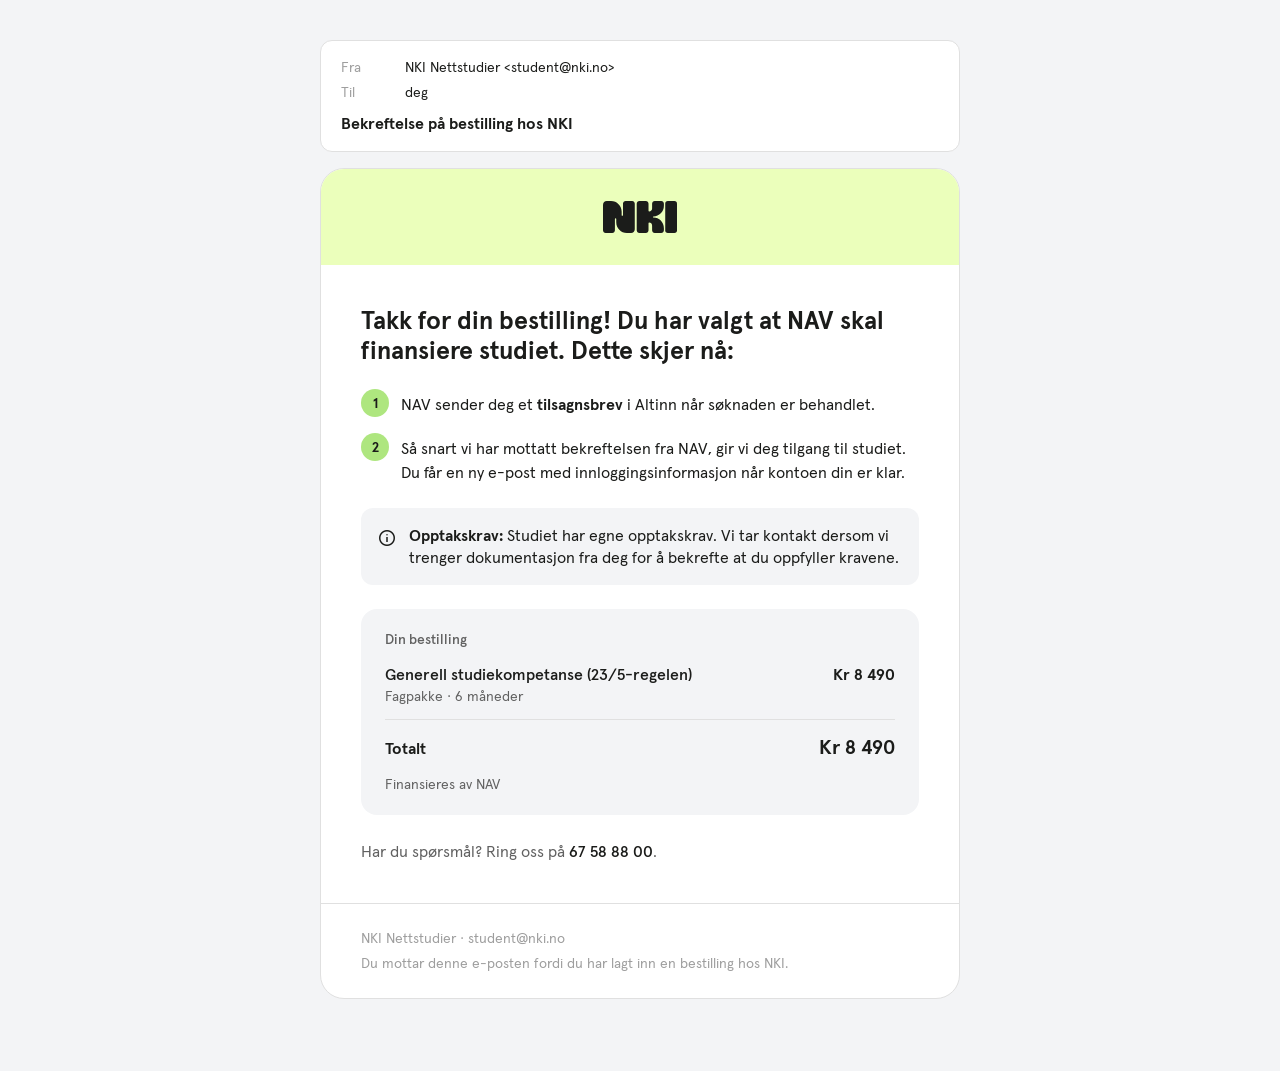
<file: email-nav-confirmation.html>
<!doctype html>
<html lang="nb">
<head>
  <meta charset="utf-8" />
  <meta name="viewport" content="width=device-width, initial-scale=1" />
  <title>E-post: Bekreftelse på bestilling (NAV) — NKI</title>
  <!-- Design system: Apercu fonts + all color/spacing/radius/type tokens -->
  <link rel="stylesheet" href="wireframe.css" />
  <link rel="stylesheet" href="https://fonts.googleapis.com/css2?family=Material+Symbols+Outlined:opsz,wght,FILL,GRAD@20,400,0,0" />
  <style>
    /* NAV order-confirmation email — no access granted yet.
       All values reference NKI design-system tokens from wireframe.css. */

    body {
      background: var(--bg-subtle);
      min-height: 100vh;
      display: flex;
      flex-direction: column;
      align-items: center;
      gap: var(--spacing-24);
      padding: var(--spacing-40) var(--margin) var(--spacing-72);
    }

    .stage { width: 100%; max-width: 640px; display: flex; flex-direction: column; gap: var(--spacing-16); }

    /* Email envelope headers */
    .mail-meta {
      background: var(--bg-surface-primary);
      border: 1px solid var(--border-default);
      border-radius: var(--radius-12);
      padding: var(--spacing-16) var(--spacing-20);
      display: grid;
      gap: var(--spacing-4);
    }
    .mail-row { display: flex; gap: var(--spacing-8); font-size: var(--font-size-14); }
    .mail-row dt { color: var(--text-placeholder); min-width: 56px; }
    .mail-row dd { color: var(--text-primary); }
    .mail-subject { font-size: var(--font-size-16); font-weight: 700; color: var(--text-primary); margin-top: var(--spacing-4); }

    /* The email itself */
    .email {
      background: var(--bg-surface-primary);
      border: 1px solid var(--border-default);
      border-radius: var(--radius-24);
      overflow: hidden;
    }
    .email-band {
      background: var(--feedback-positive-subtle-bg);
      padding: var(--spacing-32) var(--spacing-40);
      display: flex;
      justify-content: center;
    }
    .email-band img { height: 32px; width: auto; }

    .email-body { padding: var(--spacing-40); display: flex; flex-direction: column; gap: var(--spacing-24); }
    @media (max-width: 480px) { .email-body { padding: var(--spacing-24); } }

    /* Desktop/H5 — font-size/25, Apercu Bold */
    .email-h { font-size: var(--font-size-25); font-weight: 700; line-height: 1.2; color: var(--text-primary); }
    /* Desktop/Body-Paragraph — font-size/16 */
    .email-p { font-size: var(--font-size-16); line-height: 1.5; color: var(--text-primary); }

    /* "Dette skjer nå" numbered steps */
    .steps { display: flex; flex-direction: column; gap: var(--spacing-16); }
    .step { display: flex; gap: var(--spacing-12); align-items: flex-start; }
    .step-num {
      flex-shrink: 0;
      width: 28px; height: 28px;
      border-radius: 100px;
      background: var(--action-primary-default);
      color: var(--text-primary);
      font-size: var(--font-size-14);
      font-weight: 700;
      display: flex;
      align-items: center;
      justify-content: center;
    }
    .step-text { font-size: var(--font-size-16); line-height: 1.5; color: var(--text-primary); padding-top: 3px; }
    .step-text strong { font-weight: 700; }

    /* Admission-requirement note */
    .note {
      display: flex;
      gap: var(--spacing-12);
      align-items: flex-start;
      padding: var(--spacing-16);
      border-radius: var(--radius-12);
      background: var(--bg-subtle);
      font-size: var(--font-size-16);
      line-height: 1.4;
      color: var(--text-primary);
    }
    .note .material-symbols-outlined { font-size: 20px; line-height: 1.4; flex-shrink: 0; color: var(--icon-default); }
    .note strong { font-weight: 700; }

    /* Order summary */
    .order-card {
      background: var(--bg-subtle);
      border-radius: var(--radius-16);
      padding: var(--spacing-20) var(--spacing-24);
      display: flex;
      flex-direction: column;
      gap: var(--spacing-12);
    }
    .order-card-title { font-size: var(--font-size-14); font-weight: 500; color: var(--text-secondary-on-white); }
    .order-line { display: flex; align-items: baseline; justify-content: space-between; gap: var(--spacing-16); }
    .order-line-name { font-size: var(--font-size-16); font-weight: 500; color: var(--text-primary); }
    .order-line-meta { font-size: var(--font-size-14); color: var(--text-secondary-on-white); }
    .order-line-price { font-size: var(--font-size-16); font-weight: 700; color: var(--text-primary); white-space: nowrap; }
    .order-sep { height: 1px; background: var(--border-default); }
    .order-total { display: flex; align-items: baseline; justify-content: space-between; }
    .order-total-lbl { font-size: var(--font-size-16); font-weight: 700; color: var(--text-primary); }
    .order-total-val { font-size: var(--font-size-20); font-weight: 700; color: var(--text-primary); }
    .order-fin { font-size: var(--font-size-14); color: var(--text-secondary-on-white); }

    .email-support { font-size: var(--font-size-16); line-height: 1.5; color: var(--text-secondary-on-white); }
    .email-support a { color: var(--text-primary); font-weight: 500; text-decoration: none; }

    .email-footer {
      border-top: 1px solid var(--border-default);
      padding: var(--spacing-24) var(--spacing-40);
      font-size: var(--font-size-14);
      color: var(--text-placeholder);
      display: grid;
      gap: var(--spacing-4);
    }
    @media (max-width: 480px) { .email-footer { padding: var(--spacing-20) var(--spacing-24); } }
  </style>
</head>
<body>
  <div class="stage">
    <!-- Email envelope -->
    <dl class="mail-meta">
      <div class="mail-row"><dt>Fra</dt><dd>NKI Nettstudier &lt;student@nki.no&gt;</dd></div>
      <div class="mail-row"><dt>Til</dt><dd>deg</dd></div>
      <div class="mail-subject">Bekreftelse på bestilling hos NKI</div>
    </dl>

    <!-- The email -->
    <article class="email">
      <div class="email-band">
        <img src="logos/NKI_Logo_Black_L.svg" alt="NKI Nettstudier" />
      </div>

      <div class="email-body">
        <h1 class="email-h">Takk for din bestilling! Du har valgt at NAV skal finansiere studiet. Dette skjer nå:</h1>

        <div class="steps">
          <div class="step">
            <span class="step-num">1</span>
            <span class="step-text">NAV sender deg et <strong>tilsagnsbrev</strong> i Altinn når søknaden er behandlet.</span>
          </div>
          <div class="step">
            <span class="step-num">2</span>
            <span class="step-text">Så snart vi har mottatt bekreftelsen fra NAV, gir vi deg tilgang til studiet. Du får en ny e-post med innloggingsinformasjon når kontoen din er klar.</span>
          </div>
        </div>

        <div class="note">
          <span class="material-symbols-outlined" aria-hidden="true">info</span>
          <span><strong>Opptakskrav:</strong> Studiet har egne opptakskrav. Vi tar kontakt dersom vi trenger dokumentasjon fra deg for å bekrefte at du oppfyller kravene.</span>
        </div>

        <div class="order-card">
          <div class="order-card-title">Din bestilling</div>
          <div class="order-line">
            <span>
              <span class="order-line-name">Generell studiekompetanse (23/5-regelen)</span><br />
              <span class="order-line-meta">Fagpakke · 6 måneder</span>
            </span>
            <span class="order-line-price">Kr 8 490</span>
          </div>
          <div class="order-sep"></div>
          <div class="order-total">
            <span class="order-total-lbl">Totalt</span>
            <span class="order-total-val">Kr 8 490</span>
          </div>
          <div class="order-fin">Finansieres av NAV</div>
        </div>

        <p class="email-support">Har du spørsmål? Ring oss på <a href="tel:+4767588800">67 58 88 00</a>.</p>
      </div>

      <div class="email-footer">
        <div>NKI Nettstudier · student@nki.no</div>
        <div>Du mottar denne e-posten fordi du har lagt inn en bestilling hos NKI.</div>
      </div>
    </article>
  </div>
</body>
</html>
</file>
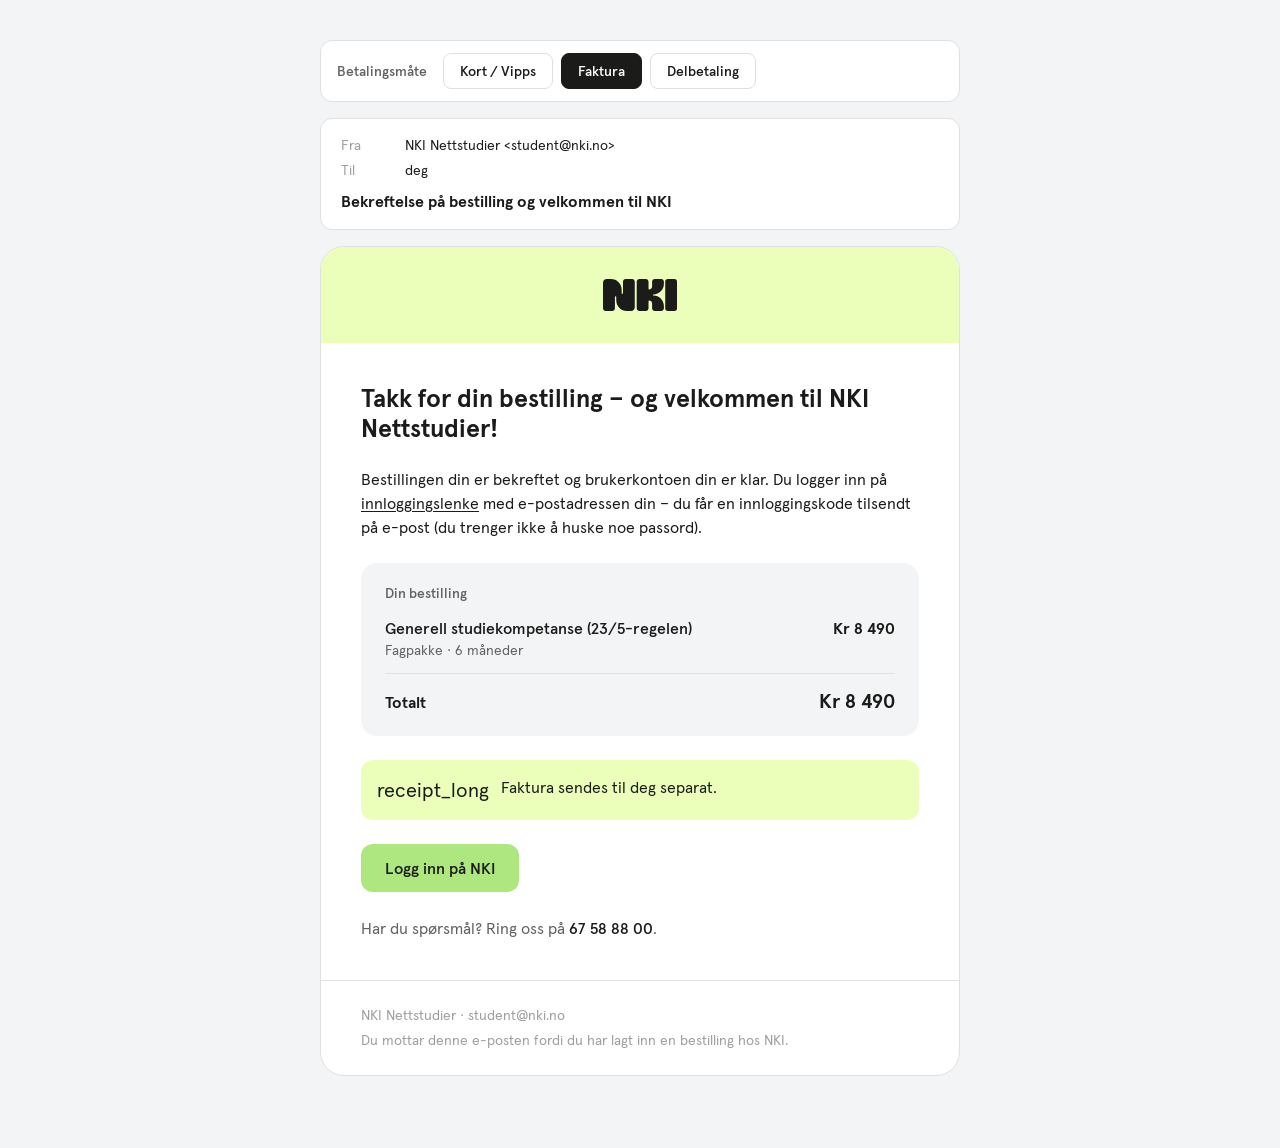
<file: email-order-confirmation.html>
<!doctype html>
<html lang="nb">
<head>
  <meta charset="utf-8" />
  <meta name="viewport" content="width=device-width, initial-scale=1" />
  <title>E-post: Bekreftelse på bestilling — NKI</title>
  <!-- Design system: Apercu fonts + all color/spacing/radius/type tokens + button component -->
  <link rel="stylesheet" href="wireframe.css" />
  <style>
    /* Order-confirmation + welcome email — rendered mockup.
       All values reference NKI design-system tokens from wireframe.css. */

    body {
      background: var(--bg-subtle);
      min-height: 100vh;
      display: flex;
      flex-direction: column;
      align-items: center;
      gap: var(--spacing-24);
      padding: var(--spacing-40) var(--margin) var(--spacing-72);
    }

    .stage { width: 100%; max-width: 640px; display: flex; flex-direction: column; gap: var(--spacing-16); }

    /* Prototype-only control (not part of the email) */
    .demo-controls {
      display: flex;
      flex-wrap: wrap;
      align-items: center;
      gap: var(--spacing-8);
      padding: var(--spacing-12) var(--spacing-16);
      background: var(--bg-surface-primary);
      border: 1px solid var(--border-default);
      border-radius: var(--radius-12);
    }
    .demo-label { font-size: var(--font-size-14); font-weight: 500; color: var(--text-secondary-on-white); margin-right: var(--spacing-8); }
    .seg {
      height: 36px;
      padding: 0 var(--spacing-16);
      border-radius: var(--radius-8);
      border: 1px solid var(--border-default);
      background: var(--bg-surface-primary);
      font: 500 var(--font-size-14)/1 var(--font);
      color: var(--text-primary);
      cursor: pointer;
    }
    .seg[aria-pressed="true"] {
      background: var(--bg-surface-inverse);
      color: var(--nki-white);
      border-color: var(--bg-surface-inverse);
    }

    /* Email envelope headers */
    .mail-meta {
      background: var(--bg-surface-primary);
      border: 1px solid var(--border-default);
      border-radius: var(--radius-12);
      padding: var(--spacing-16) var(--spacing-20);
      display: grid;
      gap: var(--spacing-4);
    }
    .mail-row { display: flex; gap: var(--spacing-8); font-size: var(--font-size-14); }
    .mail-row dt { color: var(--text-placeholder); min-width: 56px; }
    .mail-row dd { color: var(--text-primary); }
    .mail-subject { font-size: var(--font-size-16); font-weight: 700; color: var(--text-primary); margin-top: var(--spacing-4); }

    /* The email itself */
    .email {
      background: var(--bg-surface-primary);
      border: 1px solid var(--border-default);
      border-radius: var(--radius-24);
      overflow: hidden;
    }
    .email-band {
      background: var(--feedback-positive-subtle-bg);
      padding: var(--spacing-32) var(--spacing-40);
      display: flex;
      justify-content: center;
    }
    .email-band img { height: 32px; width: auto; }

    .email-body { padding: var(--spacing-40); display: flex; flex-direction: column; gap: var(--spacing-24); }
    @media (max-width: 480px) { .email-body { padding: var(--spacing-24); } }

    /* Desktop/H5 — font-size/25, Apercu Bold */
    .email-h { font-size: var(--font-size-25); font-weight: 700; line-height: 1.2; color: var(--text-primary); }
    /* Desktop/Body-Paragraph — font-size/16 */
    .email-p { font-size: var(--font-size-16); line-height: 1.5; color: var(--text-primary); }
    .email-p a { color: var(--text-primary); text-decoration: underline; text-underline-offset: 2px; }

    /* Order summary */
    .order-card {
      background: var(--bg-subtle);
      border-radius: var(--radius-16);
      padding: var(--spacing-20) var(--spacing-24);
      display: flex;
      flex-direction: column;
      gap: var(--spacing-12);
    }
    .order-card-title { font-size: var(--font-size-14); font-weight: 500; color: var(--text-secondary-on-white); }
    .order-line { display: flex; align-items: baseline; justify-content: space-between; gap: var(--spacing-16); }
    .order-line-name { font-size: var(--font-size-16); font-weight: 500; color: var(--text-primary); }
    .order-line-meta { font-size: var(--font-size-14); color: var(--text-secondary-on-white); }
    .order-line-price { font-size: var(--font-size-16); font-weight: 700; color: var(--text-primary); white-space: nowrap; }
    .order-sep { height: 1px; background: var(--border-default); }
    .order-total { display: flex; align-items: baseline; justify-content: space-between; }
    .order-total-lbl { font-size: var(--font-size-16); font-weight: 700; color: var(--text-primary); }
    .order-total-val { font-size: var(--font-size-20); font-weight: 700; color: var(--text-primary); }

    /* Varying payment line */
    .pay-line {
      display: flex;
      gap: var(--spacing-12);
      align-items: flex-start;
      padding: var(--spacing-16);
      border-radius: var(--radius-12);
      background: var(--feedback-positive-subtle-bg);
      font-size: var(--font-size-16);
      line-height: 1.4;
      color: var(--text-primary);
    }
    .pay-line[hidden] { display: none; }
    .pay-line .material-symbols-outlined { font-size: 20px; line-height: 1.4; flex-shrink: 0; }

    /* CTA — reuses the DS primary button component, inline width */
    .email-cta {
      align-self: flex-start;
      width: auto;
      padding: 0 var(--spacing-24);
      text-decoration: none;
    }

    .email-support { font-size: var(--font-size-16); line-height: 1.5; color: var(--text-secondary-on-white); }
    .email-support a { color: var(--text-primary); font-weight: 500; text-decoration: none; }

    .email-footer {
      border-top: 1px solid var(--border-default);
      padding: var(--spacing-24) var(--spacing-40);
      font-size: var(--font-size-14);
      color: var(--text-placeholder);
      display: grid;
      gap: var(--spacing-4);
    }
    @media (max-width: 480px) { .email-footer { padding: var(--spacing-20) var(--spacing-24); } }
  </style>
</head>
<body>
  <div class="stage">
    <!-- Prototype control: switch the varying payment line by method -->
    <div class="demo-controls" role="group" aria-label="Betalingsmåte (forhåndsvisning)">
      <span class="demo-label">Betalingsmåte</span>
      <button class="seg" data-method="card" aria-pressed="false">Kort / Vipps</button>
      <button class="seg" data-method="invoice" aria-pressed="true">Faktura</button>
      <button class="seg" data-method="installments" aria-pressed="false">Delbetaling</button>
    </div>

    <!-- Email envelope -->
    <dl class="mail-meta">
      <div class="mail-row"><dt>Fra</dt><dd>NKI Nettstudier &lt;student@nki.no&gt;</dd></div>
      <div class="mail-row"><dt>Til</dt><dd>deg</dd></div>
      <div class="mail-subject">Bekreftelse på bestilling og velkommen til NKI</div>
    </dl>

    <!-- The email -->
    <article class="email">
      <div class="email-band">
        <img src="logos/NKI_Logo_Black_L.svg" alt="NKI Nettstudier" />
      </div>

      <div class="email-body">
        <h1 class="email-h">Takk for din bestilling – og velkommen til NKI Nettstudier!</h1>

        <p class="email-p">Bestillingen din er bekreftet og brukerkontoen din er klar. Du logger inn på <a href="#">innloggingslenke</a> med e-postadressen din – du får en innloggingskode tilsendt på e-post (du trenger ikke å huske noe passord).</p>

        <div class="order-card">
          <div class="order-card-title">Din bestilling</div>
          <div class="order-line">
            <span>
              <span class="order-line-name">Generell studiekompetanse (23/5-regelen)</span><br />
              <span class="order-line-meta">Fagpakke · 6 måneder</span>
            </span>
            <span class="order-line-price">Kr 8 490</span>
          </div>
          <div class="order-sep"></div>
          <div class="order-total">
            <span class="order-total-lbl">Totalt</span>
            <span class="order-total-val">Kr 8 490</span>
          </div>
        </div>

        <!-- Varies by payment method; hidden for card / Vipps -->
        <div class="pay-line" id="payLine">
          <span class="material-symbols-outlined" aria-hidden="true">receipt_long</span>
          <span id="payText">Faktura sendes til deg separat.</span>
        </div>

        <a class="btn-login-primary email-cta" href="#">Logg inn på NKI</a>

        <p class="email-support">Har du spørsmål? Ring oss på <a href="tel:+4767588800">67 58 88 00</a>.</p>
      </div>

      <div class="email-footer">
        <div>NKI Nettstudier · student@nki.no</div>
        <div>Du mottar denne e-posten fordi du har lagt inn en bestilling hos NKI.</div>
      </div>
    </article>
  </div>

  <script>
    // Prototype-only: swap the varying payment line per method.
    const PAY = {
      card: null, // card / Vipps: no extra line
      invoice: 'Faktura sendes til deg separat.',
      installments: 'Beløpet deles i 12 månedlige fakturaer som sendes til deg separat.',
    };
    const payLine = document.getElementById('payLine');
    const payText = document.getElementById('payText');
    const segs = document.querySelectorAll('.seg');

    function setMethod(method) {
      segs.forEach((b) => b.setAttribute('aria-pressed', String(b.dataset.method === method)));
      const line = PAY[method];
      if (line) { payText.textContent = line; payLine.hidden = false; }
      else { payLine.hidden = true; }
    }

    segs.forEach((b) => b.addEventListener('click', () => setMethod(b.dataset.method)));
    setMethod('invoice');
  </script>
</body>
</html>
</file>
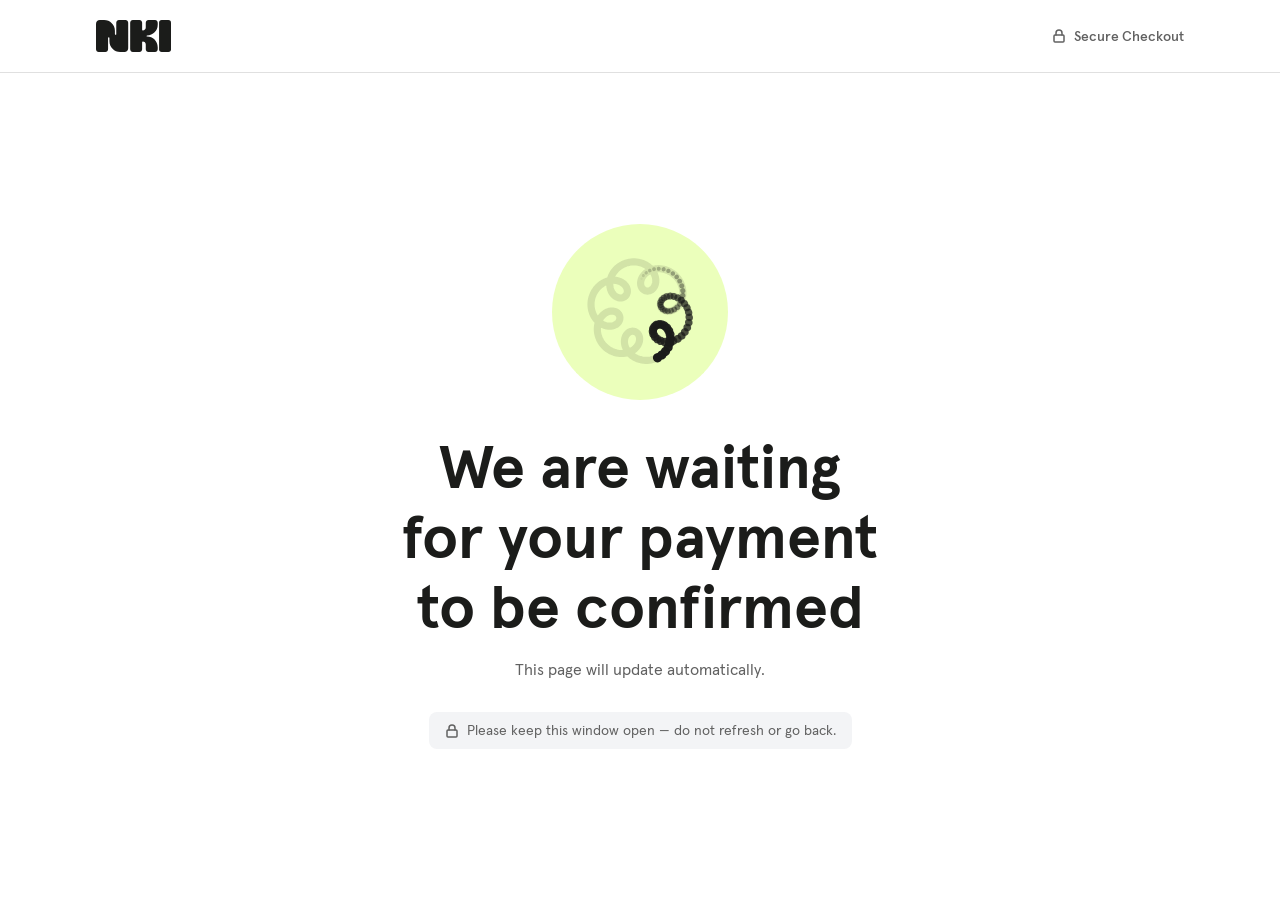
<file: payment-waiting.html>
<!doctype html>
<html lang="en">
<head>
  <meta charset="utf-8" />
  <meta name="viewport" content="width=device-width, initial-scale=1" />
  <title>Confirming your payment — NKI</title>
  <!-- Design system: fonts (Apercu) + all color/spacing/radius/type tokens + responsive --margin -->
  <link rel="stylesheet" href="wireframe.css" />
  <style>
    /* ══ Mid-checkout: waiting for payment confirmation ══
       All values reference NKI design-system tokens from wireframe.css. */

    body { min-height: 100vh; display: flex; flex-direction: column; }

    /* Minimal secure-checkout header (matches the checkout flow) */
    .pw-header {
      display: flex;
      align-items: center;
      justify-content: space-between;
      padding: var(--spacing-20) var(--margin);
      border-bottom: 1px solid var(--border-default);
    }
    .pw-logo img { height: 32px; width: auto; display: block; }
    .pw-secure {
      display: inline-flex;
      align-items: center;
      gap: var(--spacing-8);
      font-size: var(--font-size-14);
      font-weight: 500;
      color: var(--text-secondary-on-white);
      white-space: nowrap;
    }

    /* Centered waiting state */
    .pw-main {
      flex: 1;
      display: flex;
      flex-direction: column;
      align-items: center;
      justify-content: center;
      text-align: center;
      gap: var(--spacing-32);
      padding: var(--spacing-40) var(--margin) var(--spacing-128);
    }

    /* Loader chip — dark rose-trail on light-green (NKI black-on-green brand) */
    .pw-loader {
      width: 176px;
      height: 176px;
      display: grid;
      place-items: center;
      border-radius: 100px;
      background: var(--feedback-positive-subtle-bg);
      color: var(--text-primary);
    }
    .pw-loader svg { width: 74%; height: 74%; overflow: visible; }

    .pw-copy { display: flex; flex-direction: column; align-items: center; gap: var(--spacing-16); }

    /* Desktop/H1 — font-size/61, Apercu Bold */
    .pw-h1 {
      font-size: var(--font-size-61);
      font-weight: 700;
      line-height: 1.15;
      color: var(--text-primary);
      max-width: 15ch;
      text-wrap: balance;
    }

    /* Desktop/Body-Paragraph — font-size/16 */
    .pw-sub {
      font-size: var(--font-size-16);
      line-height: 1.4;
      color: var(--text-secondary-on-white);
      max-width: 42ch;
    }

    /* Reassurance microcopy — Desktop/Small text, font-size/14 */
    .pw-note {
      display: inline-flex;
      align-items: center;
      gap: var(--spacing-8);
      padding: var(--spacing-8) var(--spacing-16);
      border-radius: var(--radius-8);
      background: var(--bg-subtle);
      font-size: var(--font-size-14);
      color: var(--text-secondary-on-white);
    }
    .pw-note svg { flex-shrink: 0; }

    /* Mobile H1 — font-size/32 */
    @media (max-width: 768px) {
      .pw-h1 { font-size: var(--font-size-32); line-height: 1.2; }
      .pw-loader { width: 140px; height: 140px; }
      .pw-main { gap: var(--spacing-24); }
    }
    @media (min-width: 769px) and (max-width: 1024px) {
      .pw-h1 { font-size: var(--font-size-49); }
    }
  </style>
</head>
<body>
  <header class="pw-header">
    <a href="index.html" class="pw-logo" aria-label="NKI — home">
      <img src="logos/NKI_Logo_Black_L.svg" alt="NKI Nettstudier" />
    </a>
    <span class="pw-secure">
      <svg width="14" height="14" viewBox="0 0 14 14" fill="none" stroke="currentColor" stroke-width="1.5" stroke-linecap="round" stroke-linejoin="round" aria-hidden="true"><rect x="2" y="6" width="10" height="7" rx="1"/><path d="M4 6V4a3 3 0 0 1 6 0v2"/></svg>
      Secure Checkout
    </span>
  </header>

  <main class="pw-main">
    <div class="pw-loader" aria-hidden="true">
      <svg viewBox="0 0 100 100" fill="none">
        <g id="group">
          <path id="path" stroke="currentColor" stroke-linecap="round" stroke-linejoin="round" opacity="0.12"></path>
        </g>
      </svg>
    </div>

    <div class="pw-copy" role="status" aria-live="polite">
      <h1 class="pw-h1">We are waiting for your payment to be confirmed</h1>
      <p class="pw-sub">This page will update automatically.</p>
    </div>

    <p class="pw-note">
      <svg width="14" height="14" viewBox="0 0 14 14" fill="none" stroke="currentColor" stroke-width="1.5" stroke-linecap="round" stroke-linejoin="round" aria-hidden="true"><rect x="2" y="6" width="10" height="7" rx="1"/><path d="M4 6V4a3 3 0 0 1 6 0v2"/></svg>
      Please keep this window open — do not refresh or go back.
    </p>
  </main>

  <script>
    const SVG_NS = 'http://www.w3.org/2000/svg';
    const config = {
      rotate: true,
      particleCount: 64,
      trailSpan: 0.38,
      durationMs: 4600,
      rotationDurationMs: 28000,
      pulseDurationMs: 4200,
      strokeWidth: 5.5,
      baseRadius: 7,
      detailAmplitude: 3,
      petalCount: 7,
      curveScale: 3.9,
      point(progress, detailScale, config) {
        const t = progress * Math.PI * 2;
        const petals = Math.round(config.petalCount);
        const x = config.baseRadius * Math.cos(t) - config.detailAmplitude * detailScale * Math.cos(petals * t);
        const y = config.baseRadius * Math.sin(t) - config.detailAmplitude * detailScale * Math.sin(petals * t);
        return { x: 50 + x * config.curveScale, y: 50 + y * config.curveScale };
      },
    };

    const group = document.querySelector('#group');
    const path = document.querySelector('#path');
    path.setAttribute('stroke-width', String(config.strokeWidth));

    const particles = Array.from({ length: config.particleCount }, () => {
      const circle = document.createElementNS(SVG_NS, 'circle');
      circle.setAttribute('fill', 'currentColor');
      group.appendChild(circle);
      return circle;
    });

    const normalizeProgress = (p) => ((p % 1) + 1) % 1;
    function getDetailScale(time) {
      const pulseProgress = (time % config.pulseDurationMs) / config.pulseDurationMs;
      return 0.52 + ((Math.sin(pulseProgress * Math.PI * 2 + 0.55) + 1) / 2) * 0.48;
    }
    function getRotation(time) {
      if (!config.rotate) return 0;
      return -((time % config.rotationDurationMs) / config.rotationDurationMs) * 360;
    }
    function buildPath(detailScale, steps = 480) {
      return Array.from({ length: steps + 1 }, (_, index) => {
        const point = config.point(index / steps, detailScale, config);
        return `${index === 0 ? 'M' : 'L'} ${point.x.toFixed(2)} ${point.y.toFixed(2)}`;
      }).join(' ');
    }
    function getParticle(index, progress, detailScale) {
      const tailOffset = index / (config.particleCount - 1);
      const point = config.point(normalizeProgress(progress - tailOffset * config.trailSpan), detailScale, config);
      const fade = Math.pow(1 - tailOffset, 0.56);
      return { x: point.x, y: point.y, radius: 0.9 + fade * 2.7, opacity: 0.04 + fade * 0.96 };
    }

    function draw(time) {
      const progress = (time % config.durationMs) / config.durationMs;
      const detailScale = getDetailScale(time);
      group.setAttribute('transform', `rotate(${getRotation(time)} 50 50)`);
      path.setAttribute('d', buildPath(detailScale));
      particles.forEach((node, index) => {
        const p = getParticle(index, progress, detailScale);
        node.setAttribute('cx', p.x.toFixed(2));
        node.setAttribute('cy', p.y.toFixed(2));
        node.setAttribute('r', p.radius.toFixed(2));
        node.setAttribute('opacity', p.opacity.toFixed(3));
      });
    }

    const reduceMotion = window.matchMedia('(prefers-reduced-motion: reduce)').matches;
    if (reduceMotion) {
      // Static, fully-formed rose — no motion for users who opt out.
      draw(0);
    } else {
      const startedAt = performance.now();
      (function render(now) {
        draw(now - startedAt);
        requestAnimationFrame(render);
      })(performance.now());
    }
  </script>
</body>
</html>
</file>
<file: wireframe.css>
/* wireframe.css — NKI Lo-fi Prototype
   Shared across all pages. Pure grayscale, Apercu, no framework. */

html, body { overflow-x: clip; }

@font-face {
  font-family: 'Apercu';
  src: url('fonts/apercu-regular.ttf') format('truetype');
  font-weight: 400;
  font-style: normal;
}
@font-face {
  font-family: 'Apercu';
  src: url('fonts/apercu-italic.ttf') format('truetype');
  font-weight: 400;
  font-style: italic;
}
@font-face {
  font-family: 'Apercu';
  src: url('fonts/apercu-medium.ttf') format('truetype');
  font-weight: 500;
  font-style: normal;
}
@font-face {
  font-family: 'Apercu';
  src: url('fonts/apercu-mediumitalic.ttf') format('truetype');
  font-weight: 500;
  font-style: italic;
}
@font-face {
  font-family: 'Apercu';
  src: url('fonts/apercu-bold.ttf') format('truetype');
  font-weight: 700;
  font-style: normal;
}
@font-face {
  font-family: 'Apercu';
  src: url('fonts/apercu-bolditalic.ttf') format('truetype');
  font-weight: 700;
  font-style: italic;
}
@font-face {
  font-family: 'Apercu';
  src: url('fonts/apercu-extrabold.ttf') format('truetype');
  font-weight: 800;
  font-style: normal;
}

*, *::before, *::after { box-sizing: border-box; margin: 0; padding: 0; }

:root {
  --frame:   1440px;
  --margin:  96px;
  --gutter:  24px;
  --content: 1248px;

  /* Legacy grayscale wireframe palette — kept only for pages not yet migrated
     to the NKI design system tokens below. Do not use in new work. */
  --gray-50:  #fafafa;
  --gray-100: #f5f5f5;
  --gray-200: #e8e8e8;
  --gray-300: #d4d4d4;
  --gray-400: #a8a8a8;
  --gray-500: #737373;
  --gray-600: #525252;
  --gray-700: #404040;
  --gray-800: #262626;
  --gray-900: #111111;
  --white:    #ffffff;

  --header-h: 88px;
  --font: 'Apercu', -apple-system, BlinkMacSystemFont, 'Segoe UI', Helvetica, Arial, sans-serif;

  --r-sm: 4px;
  --r-md: 6px;
  --r-lg: 10px;

  --sh-sm: 0 1px 4px rgba(0,0,0,.08);
  --sh-md: 0 4px 16px rgba(0,0,0,.12);
  --sh-lg: 0 8px 32px rgba(0,0,0,.18);

  /* ── NKI DESIGN SYSTEM — TOKENS ─────────────
     Source: design-system/nki-design-tokens-and-text-styles.md
     Grows as more of the design system lands in the prototype. */

  /* Primitives */
  --nki-green-100:  #ebffbb;
  --nki-green-300:  #aee67f;
  --nki-green-500:  #82cc52;
  --nki-cream-50:   #fffef3;
  --nki-white:      #ffffff;
  --nki-black-900:  #1b1c1a;
  --nki-gray-50:    #f3f4f6;
  --nki-gray-200:   #e0e0e0;
  --nki-gray-300:   #bcbbbb;
  --nki-gray-400:   #9e9e9e;
  --nki-gray-500:   #6b7280;
  --nki-gray-600:   #616161;
  --nki-white-a30:  rgba(255,255,255,.3);
  --nki-white-a10:  rgba(255,255,255,.1);
  --nki-orange-100: #ffd3b3;
  --nki-orange-300: #ff885f;
  --nki-orange-500: #f4592f;
  --nki-purple-100: #f0d4ff;
  --nki-purple-300: #969df4;
  --nki-purple-500: #8c6bc9;
  --nki-blue-100:   #caf4ff;
  --nki-blue-300:   #6cd9ff;
  --nki-blue-500:   #2e9bcc;
  --nki-blue-700:   #0b5a78;
  --nki-red-500:    #ff3636;
  --nki-yellow-100: #f6f2ce;

  /* Semantic */
  --bg-surface-primary:      var(--nki-white);
  --bg-surface-secondary:    var(--nki-cream-50);
  --bg-surface-inverse:      var(--nki-black-900);
  --bg-subtle:               var(--nki-gray-50);
  --text-primary:            var(--nki-black-900);
  --text-secondary-on-white: var(--nki-gray-600);
  --text-secondary-on-subtle:var(--nki-gray-500);
  --text-placeholder:        var(--nki-gray-400);
  --text-inverse:            var(--nki-white);
  --icon-default:            var(--nki-black-900);
  --border-default:          var(--nki-gray-200);
  --border-on-dark:          var(--nki-white-a30);
  --border-selected:         var(--nki-gray-500);
  --border-focus:            var(--nki-blue-500);
  --border-focus-on-brand:   var(--nki-blue-700);
  --decorative-graphic-muted:var(--nki-gray-300);
  --action-primary-default:  var(--nki-green-300);
  --action-primary-hover:    var(--nki-green-500);
  --action-graphic-accent:   var(--nki-green-500);
  --state-hover-selected-bg: var(--nki-black-900);
  --state-disabled-bg:       var(--nki-gray-200);
  --state-disabled-text:     var(--nki-gray-400);
  --feedback-positive-subtle-bg: var(--nki-green-100);
  --feedback-error:          var(--nki-red-500);
  --accent-orange-subtle:    var(--nki-orange-100);
  --accent-orange-mid:       var(--nki-orange-300);
  --accent-orange-bold:      var(--nki-orange-500);
  --accent-purple-subtle:    var(--nki-purple-100);
  --accent-purple-mid:       var(--nki-purple-300);
  --accent-purple-bold:      var(--nki-purple-500);
  --accent-blue-subtle:      var(--nki-blue-100);
  --accent-blue-mid:         var(--nki-blue-300);
  --accent-blue-bold:        var(--nki-blue-500);
  --accent-yellow-subtle:    var(--nki-yellow-100);
  --surface-footer-input-bg: var(--nki-white-a10);

  /* Component */
  --button-primary-text-on-green: var(--text-primary);
  --button-primary-text-on-black: var(--text-inverse);
  --badge-bg: var(--feedback-positive-subtle-bg);
  /* NB: the DS `dropdown/bg-hover` token was renamed/repurposed to a border
     token (`dropdown/border`) and is no longer applied — Dropdown item hover
     now references `bg/subtle` directly, so we do the same below. */

  /* Spacing (4px base unit) */
  --spacing-4: 4px;   --spacing-8: 8px;   --spacing-12: 12px; --spacing-16: 16px;
  --spacing-20: 20px; --spacing-24: 24px; --spacing-32: 32px; --spacing-40: 40px;
  --spacing-48: 48px; --spacing-56: 56px; --spacing-64: 64px; --spacing-72: 72px;
  --spacing-80: 80px; --spacing-96: 96px; --spacing-112: 112px; --spacing-128: 128px;
  --spacing-144: 144px;

  /* Radius */
  --radius-8: 8px; --radius-12: 12px; --radius-16: 16px;
  --radius-24: 24px; --radius-32: 32px; --radius-40: 40px;

  /* Font sizes */
  --font-size-14: 14px; --font-size-16: 16px; --font-size-20: 20px; --font-size-23: 23px;
  --font-size-25: 25px; --font-size-26: 26px; --font-size-29: 29px; --font-size-31: 31px;
  --font-size-32: 32px; --font-size-39: 39px; --font-size-49: 49px; --font-size-61: 61px;
}

html { scroll-behavior: smooth; }

body {
  font-family: var(--font);
  font-size: 14px;
  line-height: 1.5;
  color: var(--text-primary);
  background: var(--bg-surface-primary);
  min-width: 320px;
}

a { color: inherit; text-decoration: none; }
button { font-family: inherit; cursor: pointer; border: none; background: none; }
ul, ol { list-style: none; }
img { display: block; max-width: 100%; }
select { font-family: inherit; }

/* ── LAYOUT ───────────────────────────────── */

.page-wrap {
  width: var(--frame);
  margin: 0 auto;
  padding: 0 var(--margin);
}

.container {
  padding: 0 var(--margin);
}

/* ── HEADER ───────────────────────────────── */

.site-header {
  position: fixed;
  top: 0; left: 0;
  width: 100%;
  height: var(--header-h);
  background: var(--bg-surface-primary);
  border-bottom: 1px solid transparent;
  z-index: 100;
}

.site-header.is-scrolled {
  border-bottom-color: var(--border-default);
}

.header-inner {
  height: 100%;
  display: flex;
  align-items: center;
  justify-content: space-between;
  padding: 0 var(--margin);
}

.header-brand-nav {
  display: flex;
  align-items: center;
  gap: var(--spacing-32);
  flex-shrink: 0;
  min-width: 0;
}

.header-logo {
  flex-shrink: 0;
  display: flex;
  align-items: center;
}

.header-logo img { height: 32px; width: auto; }

/* ── PRIMARY NAV ──────────────────────────── */

.primary-nav { flex-shrink: 0; }

.nav-list {
  display: flex;
  align-items: center;
  gap: 0;
}

/* dropdown-container: gap-16 between the two dropdown tabs (High School / Professional Courses);
   tab-container: gap-4 between the dropdown group and the plain links */
.nav-list > .nav-item:nth-child(1) { margin-right: var(--spacing-16); }
.nav-list > .nav-item:nth-child(2),
.nav-list > .nav-item:nth-child(3) { margin-right: var(--spacing-4); }

.nav-item { position: relative; }

.nav-tab {
  display: flex;
  align-items: center;
  gap: var(--spacing-8);
  height: 40px;
  padding: var(--spacing-8) var(--spacing-12);
  font-size: var(--font-size-16);
  font-weight: 500;
  color: var(--text-primary);
  white-space: nowrap;
  border-radius: var(--radius-8);
  transition: background .15s, color .15s;
}

.nav-item.has-dropdown > .nav-tab { background: var(--bg-subtle); }
.nav-tab.plain { cursor: pointer; background: none; }
.nav-tab:hover { background: var(--bg-subtle); }
.nav-item.is-open > .nav-tab { background: var(--bg-subtle); }

.chevron {
  font-size: 20px;
  width: 20px;
  height: 20px;
  color: var(--icon-default);
  display: inline-flex;
  align-items: center;
  justify-content: center;
  transition: transform .2s;
}

.nav-item.is-open .chevron { transform: rotate(180deg); }

/* ── DROPDOWN ─────────────────────────────── */

.dropdown {
  display: none;
  position: absolute;
  top: calc(100% + 4px);
  left: 0;
  background: var(--bg-surface-primary);
  border: 1px solid var(--border-default);
  border-radius: var(--radius-16);
  width: 228px;
  z-index: 200;
  padding: var(--spacing-8);
  overflow: visible;
}

/* When a mega-panel is actually open, the dropdown + panel form one seamless
   card: the dropdown drops its right border/rounding only while a has-mega item
   is hovered. Otherwise the dropdown keeps its full DS border (radius-16 all round). */
.dropdown:has(.has-mega:hover) {
  border-radius: var(--radius-16) 0 0 var(--radius-16);
  border-right: none;
}

/* transparent bridge that covers the gap between nav-tab and dropdown */
.dropdown::before {
  content: '';
  position: absolute;
  top: -8px;
  left: 0;
  right: 0;
  height: 8px;
}

/* Professional Courses dropdown items have longer labels than the 228px default fits — hug content instead */
#tab-sa > .dropdown { width: max-content; min-width: 228px; }

.nav-item.is-open > .dropdown { display: block; }
.nav-item.has-dropdown:hover > .dropdown { display: block; }
.nav-item.has-dropdown:hover > .nav-tab { background: var(--bg-subtle); color: var(--text-primary); }
.nav-item.has-dropdown:hover .chevron { transform: rotate(180deg); }

.dropdown-item {
  display: flex;
  align-items: center;
  justify-content: space-between;
  padding: var(--spacing-8);
  border-radius: var(--radius-8);
  cursor: pointer;
  white-space: nowrap;
  font-size: var(--font-size-16);
  font-weight: 500;
  color: var(--text-primary);
  gap: var(--spacing-8);
}

.dropdown-item:hover { background: var(--bg-subtle); }

.dropdown-item a { display: block; width: 100%; color: inherit; }

.item-label { flex: 1; display: flex; align-items: center; gap: var(--spacing-8); }

.item-icon { font-size: 20px; width: 20px; height: 20px; flex-shrink: 0; color: var(--icon-default); display: inline-flex; align-items: center; justify-content: center; }

.mega-arrow { font-size: 20px; width: 20px; height: 20px; color: var(--icon-default); flex-shrink: 0; display: inline-flex; align-items: center; justify-content: center; }

.dropdown-item.see-all {
  border-top: 1px solid var(--border-default);
  margin-top: 3px;
  padding-top: 10px;
}

.dropdown-item.see-all a { color: var(--text-secondary-on-white); font-weight: 500; }

/* ── MEGA PANEL ───────────────────────────── */

.mega-panel {
  display: none;
  position: absolute;
  left: 100%;
  top: -1px;
  width: 343px;
  background: var(--bg-surface-primary);
  border: 1px solid var(--border-default);
  border-radius: 0 var(--radius-16) var(--radius-16) 0;
  padding: var(--spacing-8);
  z-index: 201;
}

/* has-mega is position:static so .mega-panel and ::after are relative to .dropdown,
   which means mega-panel always aligns to the dropdown's top edge */
.dropdown-item.has-mega { position: static; }
.dropdown-item.has-mega::after {
  content: '';
  position: absolute;
  top: 0;
  left: 100%;
  width: 16px;
  height: 100%;
}
.dropdown-item.has-mega:hover > .mega-panel { display: block; }

.mega-label {
  padding: var(--spacing-8) var(--spacing-8) var(--spacing-4);
  font-size: var(--font-size-14);
  font-weight: 500;
  color: var(--text-secondary-on-white);
  text-transform: uppercase;
  letter-spacing: .04em;
}

.mega-panel ul li {
  padding: var(--spacing-8);
  border-radius: var(--radius-8);
  font-size: var(--font-size-16);
  font-weight: 500;
  color: var(--text-primary);
  cursor: pointer;
  white-space: normal;
  line-height: 1.4;
}

.mega-panel ul li:hover { background: var(--bg-subtle); }

.mega-panel .mega-see-all {
  display: flex;
  align-items: center;
  justify-content: center;
  height: 48px;
  width: 100%;
  margin-top: var(--spacing-8);
  /* 8px margin + 8px panel padding = 16px below the See all button */
  margin-bottom: var(--spacing-8);
  font-size: var(--font-size-16);
  font-weight: 500;
  color: var(--text-primary);
  border: 1px solid var(--border-default);
  border-radius: var(--radius-12);
}

/* match Secondary Button hover: bg/subtle fill, no border */
.mega-see-all:hover { background: var(--bg-subtle); border-color: transparent; }

/* ── SEARCH BAR ───────────────────────────── */

.header-search {
  flex: 1;
  position: relative;
  max-width: 400px;
  margin: 0 auto;
  min-width: 0;
}

.search-wrap { position: relative; }

.search-icon-left {
  position: absolute;
  left: var(--spacing-8);
  top: 50%;
  transform: translateY(-50%);
  width: 32px;
  height: 32px;
  display: flex;
  align-items: center;
  justify-content: center;
  background: var(--bg-subtle);
  border-radius: var(--radius-8);
  color: var(--icon-default);
  pointer-events: none;
  line-height: 1;
}

.search-input {
  width: 100%;
  height: 48px;
  padding: 0 var(--spacing-16) 0 56px;
  border: 1px solid var(--border-default);
  border-radius: var(--radius-12);
  font-family: var(--font);
  font-size: var(--font-size-16);
  background: var(--bg-surface-primary);
  color: var(--text-primary);
  outline: none;
  transition: border-color .2s, background .2s;
}

.search-input::placeholder { color: var(--text-placeholder); }
.search-input:focus { border-color: var(--border-selected); }
.header-search:has(.search-dropdown.is-open) .search-input { border-color: var(--border-selected); }

.search-clear {
  display: none;
  position: absolute;
  right: 8px;
  top: 50%;
  transform: translateY(-50%);
  background: none;
  border: none;
  cursor: pointer;
  font-size: 15px;
  line-height: 1;
  color: var(--text-placeholder);
  padding: 2px 4px;
}

.search-clear:hover { color: var(--text-secondary-on-white); }
.search-clear.is-visible { display: block; }

.search-dropdown {
  display: none;
  position: absolute;
  top: calc(100% + 10px);
  left: 0;
  width: 544px;
  background: var(--bg-surface-primary);
  border: 1px solid var(--border-default);
  border-radius: var(--radius-16);
  box-shadow: var(--sh-lg);
  z-index: 200;
  padding: var(--spacing-8);
  flex-direction: column;
  gap: var(--spacing-8);
}

.search-dropdown.is-open { display: flex; }

.search-section { padding: 0; }

.search-section--recent { border-bottom: 1px solid var(--border-default); padding-bottom: var(--spacing-8); }

.search-section-label {
  font-size: var(--font-size-14);
  font-weight: 500;
  text-transform: uppercase;
  letter-spacing: .04em;
  color: var(--text-secondary-on-white);
  padding: var(--spacing-8);
  margin-bottom: 0;
}

.recent-list li {
  display: flex;
  align-items: center;
  gap: var(--spacing-8);
  padding: var(--spacing-8);
  border-radius: var(--radius-8);
  cursor: pointer;
}

.recent-list li:hover { background: var(--bg-subtle); }

.recent-icon { font-size: 20px; color: var(--icon-default); }
.recent-q { font-size: var(--font-size-16); font-weight: 400; color: var(--text-primary); }
.recent-scope { font-size: var(--font-size-16); font-weight: 400; color: var(--text-secondary-on-white); }

.search-course-grid {
  display: grid;
  grid-template-columns: repeat(3, 1fr);
  gap: var(--spacing-16);
  padding: var(--spacing-8);
}

.s-card { cursor: pointer; width: 160px; }

.s-card:hover .s-card-name { text-decoration: underline; }

.s-card-img {
  width: 100%;
  height: 72px;
  background: var(--bg-subtle);
  border-radius: var(--radius-8);
  margin-bottom: var(--spacing-12);
  position: relative;
  overflow: hidden;
}
.s-card-img img { width: 100%; height: 100%; object-fit: cover; display: block; }

.s-card-name { font-size: var(--font-size-16); font-weight: 500; color: var(--text-primary); line-height: 1.4; margin-bottom: var(--spacing-8); }

.s-card-meta {
  display: flex;
  align-items: center;
  gap: var(--spacing-4);
  font-size: var(--font-size-14);
  color: var(--text-secondary-on-white);
  margin-bottom: var(--spacing-12);
}
.s-card-dot { width: 3px; height: 3px; border-radius: 50%; background: var(--text-secondary-on-white); flex-shrink: 0; }

.s-card-price { font-size: var(--font-size-14); font-weight: 500; color: var(--text-primary); }

.search-empty {
  padding: 28px 18px;
  font-size: var(--font-size-14);
  color: var(--text-secondary-on-white);
  text-align: center;
}

/* ── HEADER RIGHT ─────────────────────────── */

.header-right {
  flex-shrink: 0;
  display: flex;
  align-items: center;
  gap: 8px;
}

/* Mobile-only search icon — hidden on desktop, shown ≤1024 (Figma mobile header) */
.mob-search-btn {
  display: none;
  width: 40px;
  height: 40px;
  align-items: center;
  justify-content: center;
  background: none;
  color: var(--icon-default);
  cursor: pointer;
}
.mob-search-btn .material-symbols-outlined {
  font-size: 24px;
  line-height: 1;
}

.btn-login {
  display: inline-flex;
  align-items: center;
  height: 48px;
  padding: 0 var(--spacing-16);
  font-size: var(--font-size-16);
  font-weight: 500;
  color: var(--text-primary);
  background: transparent;
  border: 1px solid var(--border-default);
  border-radius: var(--radius-12);
  transition: background .15s;
  cursor: pointer;
  font-family: var(--font);
}

.btn-login:hover { background: var(--bg-subtle); border-color: transparent; }

.btn-cart {
  width: 40px;
  height: 40px;
  display: flex;
  align-items: center;
  justify-content: center;
  border-radius: var(--radius-8);
  color: var(--icon-default);
  transition: background .15s;
}

.cart-icon {
  font-size: 24px;
  line-height: 1;
  font-family: 'Material Symbols Outlined';
  font-weight: normal; font-style: normal;
  letter-spacing: normal; text-transform: none; word-wrap: normal;
  -webkit-font-feature-settings: 'liga'; font-feature-settings: 'liga';
  -webkit-font-smoothing: antialiased;
  user-select: none;
}

.btn-cart:hover { background: var(--bg-subtle); }

/* ── CART DRAWER ──────────────────────────── */

.drawer-overlay {
  display: none;
  position: fixed;
  inset: 0;
  background: rgba(0,0,0,.4);
  z-index: 300;
}

.drawer-overlay.is-open { display: block; }

.cart-drawer {
  position: fixed;
  top: 0; right: 0;
  height: 100vh;
  width: 496px;
  background: var(--bg-surface-primary);
  box-shadow: var(--sh-lg);
  z-index: 301;
  transform: translateX(100%);
  transition: transform .3s ease;
  display: flex;
  flex-direction: column;
}

.cart-drawer.is-open { transform: translateX(0); }

.drawer-header {
  display: flex;
  align-items: center;
  justify-content: space-between;
  padding: var(--spacing-20) var(--spacing-24);
  border-bottom: 1px solid var(--border-default);
}

/* Figma cart-drawer header title: Desktop/H4 (31px Bold) */
.drawer-title { font-size: var(--font-size-31); font-weight: 700; color: var(--text-primary); line-height: 1.15; }

.drawer-close {
  font-size: 24px;
  color: var(--text-primary);
  width: 32px; height: 32px;
  display: flex;
  align-items: center;
  justify-content: center;
  border-radius: var(--radius-8);
}

.drawer-close:hover { background: var(--bg-subtle); }

.drawer-back {
  display: flex;
  align-items: center;
  justify-content: center;
  width: 30px;
  height: 30px;
  color: var(--text-secondary-on-white);
  border-radius: var(--r-sm);
  flex-shrink: 0;
}
.drawer-back:hover { background: var(--bg-subtle); color: var(--text-primary); }

/* Drawer sign-in panel */
.drawer-si-wrap { padding: 24px; }
.drawer-si-section { display: flex; flex-direction: column; gap: 12px; }
.drawer-si-desc { font-size: 14px; color: var(--text-secondary-on-white); line-height: 1.5; }
.drawer-si-btn { width: 100%; }

.drawer-body {
  flex: 1;
  display: flex;
  align-items: center;
  justify-content: center;
  color: var(--text-secondary-on-white);
  font-size: 14px;
}


/* ── CART DRAWER — dynamic styles ────────────── */

.nki-cart-body {
  flex: 1;
  overflow-y: auto;
  display: flex;
  flex-direction: column;
  min-height: 0;
}

.nki-cart-body.is-empty {
  justify-content: center;
  align-items: center;
}

.nki-cart-content {
  flex: 1;
  padding: 24px;
}

.nki-cart-footer {
  position: sticky;
  bottom: 0;
  background: var(--bg-surface-primary);
  padding: 0 var(--spacing-24) var(--spacing-20);
  flex-shrink: 0;
}

/* footer top divider (Figma: border-default border-top) */
.nki-cart-sep {
  height: 1px;
  background: var(--border-default);
  margin: 0 calc(-1 * var(--spacing-24)) var(--spacing-20);
}

.nki-cart-cta {
  width: 100%;
  height: 52px;
  background: var(--action-primary-default);
  color: var(--text-primary);
  border-radius: var(--radius-12);
  border: none;
  cursor: pointer;
  display: flex;
  align-items: center;
  justify-content: center;
  gap: 16px;
  padding: 0 20px;
  font-family: var(--font);
  font-size: var(--font-size-16);
  font-weight: 500;
  transition: background .15s;
  margin-bottom: 16px;
}

.nki-cart-cta:hover:not([disabled]) { background: var(--action-primary-hover); }

.nki-cart-cta[disabled] {
  background: var(--bg-subtle);
  color: var(--text-secondary-on-white);
  cursor: not-allowed;
}

.nki-cta-label { white-space: nowrap; }

.nki-cta-sep {
  width: 1px;
  height: 24px;
  background: rgba(27,28,26,.25);
  flex-shrink: 0;
}

.nki-cta-price { white-space: nowrap; }
.nki-cart-cta[disabled] .nki-cta-sep { background: rgba(0,0,0,.15); }

.nki-cart-cta-secondary {
  width: 100%;
  height: 48px;
  background: var(--bg-surface-primary);
  color: var(--text-primary);
  border: 1px solid var(--border-default);
  border-radius: var(--radius-12);
  cursor: pointer;
  font-family: var(--font);
  font-size: var(--font-size-16);
  font-weight: 500;
  transition: background .15s;
  margin-bottom: 16px;
  margin-top: -8px;
}
.nki-cart-cta-secondary:hover { background: var(--bg-subtle); }

.nki-pay-pills {
  display: flex;
  flex-wrap: wrap;
  align-items: center;
  justify-content: center;
  gap: 6px;
  padding: 0 0 4px;
}

.nki-pay-pill {
  border: 1px solid var(--border-default);
  border-radius: var(--r-sm);
  padding: 3px 8px;
  font-size: 14px;
  font-weight: 500;
  color: var(--text-secondary-on-white);
  white-space: nowrap;
  background: var(--bg-surface-primary);
  font-family: var(--font);
}

.nki-pay-pill--logo {
  display: inline-flex;
  align-items: center;
  justify-content: center;
  width: 56px;
  height: 30px;
  padding: 4px 6px;
  box-sizing: border-box;
}

.nki-pay-pill--logo img {
  max-width: 100%;
  max-height: 14px;
  object-fit: contain;
  display: block;
}

.nki-pay-pill--logo img[alt="Visa"],
.nki-pay-pill--logo img[alt="Mastercard"] { max-height: 10px; }

.nki-pay-pill--logo img[alt="Lanekassen"] { max-height: 20px; }

.nki-pay-pill--text {
  display: inline-flex;
  align-items: center;
  height: 36px;
  padding: 4px 10px;
}

.nki-lk-logo {
  width: 16px;
  height: 16px;
  flex-shrink: 0;
}

.nki-cart-empty {
  display: flex;
  flex-direction: column;
  align-items: center;
  justify-content: center;
  padding: 48px 0 32px;
  text-align: center;
}

.nki-cart-empty-icon {
  font-family: 'Material Symbols Outlined';
  font-size: 40px;
  font-weight: normal;
  font-style: normal;
  line-height: 1;
  letter-spacing: normal;
  text-transform: none;
  display: inline-block;
  word-wrap: normal;
  -webkit-font-feature-settings: 'liga';
  font-feature-settings: 'liga';
  -webkit-font-smoothing: antialiased;
  color: var(--border-default);
  user-select: none;
}

.nki-cart-empty-title {
  font-size: 14px;
  font-weight: 500;
  color: var(--text-secondary-on-white);
  margin-top: 12px;
}

.nki-cart-empty-sub {
  font-size: 14px;
  color: var(--text-placeholder);
  margin-top: 4px;
}

.nki-item {
  display: flex;
  gap: 16px;
  align-items: flex-start;
  position: relative;
}

.nki-item + .nki-item { margin-top: 16px; }

.nki-item-img {
  width: 80px;
  height: 80px;
  flex-shrink: 0;
  align-self: flex-start;
  background-color: var(--bg-subtle);
  background-size: cover;
  background-position: center;
  background-repeat: no-repeat;
  border-radius: var(--r-md);
}

.nki-item-info { flex: 1; min-width: 0; }

.nki-item-name {
  font-size: 18px;
  font-weight: 600;
  color: var(--text-primary);
  line-height: 1.35;
  margin-bottom: 4px;
  padding-right: 28px;
}

.nki-item-meta {
  font-size: 14px;
  color: var(--text-secondary-on-white);
  margin-bottom: 6px;
}

.nki-item-price {
  font-size: 15px;
  font-weight: 600;
  color: var(--text-primary);
}

.nki-item-books {
  font-size: 14px;
  color: var(--text-placeholder);
  margin-top: 1px;
}

.nki-item-remove {
  position: absolute;
  top: 0;
  right: 0;
  background: none;
  border: none;
  cursor: pointer;
  color: var(--text-placeholder);
  font-family: 'Material Symbols Outlined';
  font-size: 18px;
  font-weight: normal;
  font-style: normal;
  line-height: 1;
  letter-spacing: normal;
  text-transform: none;
  word-wrap: normal;
  -webkit-font-feature-settings: 'liga';
  font-feature-settings: 'liga';
  -webkit-font-smoothing: antialiased;
  padding: 2px;
  display: flex;
  align-items: center;
  justify-content: center;
  width: 24px;
  height: 24px;
  border-radius: var(--r-sm);
  transition: color .15s, background .15s;
}

.nki-item-remove:hover {
  color: var(--text-secondary-on-white);
  background: var(--bg-subtle);
}

.nki-lk {
  margin-top: 24px;
  border: 1px solid var(--border-default);
  border-radius: var(--r-md);
  overflow: hidden;
}

.nki-lk-hd {
  display: flex;
  align-items: center;
  gap: 8px;
  padding: 12px 16px;
  cursor: pointer;
  user-select: none;
}

.nki-lk-body { padding: 0 16px 16px 40px; }

.nki-lk-label {
  flex: 1;
  font-size: 14px;
  font-weight: 700;
  color: var(--text-primary);
}

.nki-lk-chevron {
  font-size: 20px;
  color: var(--text-placeholder);
  transition: transform .2s;
}
.nki-lk.is-open .nki-lk-chevron { transform: rotate(180deg); }

.nki-lk-row {
  display: flex;
  justify-content: space-between;
  margin-bottom: 6px;
}

.nki-lk-row:last-of-type { margin-bottom: 0; }
.nki-lk-key { font-size: 14px; color: var(--text-secondary-on-white); }
.nki-lk-val { font-size: 14px; font-weight: 600; color: var(--text-primary); }

.nki-lk-disc {
  font-size: 14px;
  color: var(--text-secondary-on-white);
  line-height: 1.5;
  margin-top: 12px;
}

.nki-lk-disc a { text-decoration: underline; color: inherit; }

.nki-sugg { margin-top: 24px; }

.nki-sugg-title {
  font-size: 18px;
  font-weight: 600;
  color: var(--text-secondary-on-white);
  margin-bottom: 8px;
}

.nki-sugg-list { border-top: 1px solid var(--border-default); }

.nki-sugg-row {
  display: flex;
  gap: 12px;
  align-items: center;
  padding: 16px 0;
  border-bottom: 1px solid var(--border-default);
}
.nki-sugg-row:last-child { border-bottom: none; }

.nki-sugg-img {
  width: 64px;
  height: 64px;
  flex-shrink: 0;
  background-color: var(--bg-subtle);
  background-size: cover;
  background-position: center;
  background-repeat: no-repeat;
  border-radius: var(--r-md);
}

.nki-sugg-info { flex: 1; min-width: 0; }

.nki-sugg-name {
  font-size: 14px;
  font-weight: 600;
  color: var(--text-primary);
  line-height: 1.35;
  margin-bottom: 3px;
}

.nki-sugg-meta { font-size: 14px; color: var(--text-secondary-on-white); }
.nki-sugg-price { font-size: 14px; font-weight: 600; color: var(--text-primary); margin-top: 3px; }

/* Figma course-card add button: 48px square, border-default, radius-12, icon only */
.nki-sugg-add {
  flex-shrink: 0;
  width: 48px;
  height: 48px;
  border: 1px solid var(--border-default);
  border-radius: var(--radius-12);
  background: transparent;
  color: var(--text-primary);
  display: flex;
  align-items: center;
  justify-content: center;
  cursor: pointer;
  font-family: var(--font);
  transition: background .15s, border-color .15s;
}

.nki-sugg-add:hover { background: var(--bg-subtle); border-color: var(--text-placeholder); }

.nki-sugg-add-icon {
  font-family: 'Material Symbols Outlined';
  font-size: 20px;
  font-weight: normal;
  font-style: normal;
  line-height: 1;
  letter-spacing: normal;
  text-transform: none;
  display: inline-block;
  word-wrap: normal;
  -webkit-font-feature-settings: 'liga';
  font-feature-settings: 'liga';
  -webkit-font-smoothing: antialiased;
  vertical-align: middle;
}

.cart-badge {
  position: absolute;
  top: -4px;
  right: -4px;
  width: 16px;
  height: 16px;
  background: var(--bg-surface-inverse);
  color: var(--bg-surface-primary);
  border-radius: 50%;
  font-size: 14px;
  font-weight: 700;
  display: flex;
  align-items: center;
  justify-content: center;
  line-height: 1;
  pointer-events: none;
}


/* ── MODALS ───────────────────────────────── */

.modal-overlay {
  display: none;
  position: fixed;
  inset: 0;
  background: rgba(0,0,0,.5);
  backdrop-filter: blur(4px);
  z-index: 400;
  align-items: center;
  justify-content: center;
}

.modal-overlay.is-open { display: flex; }

.modal {
  background: var(--bg-surface-primary);
  border-radius: var(--r-lg);
  padding: 32px;
  width: 500px;
  max-width: 92vw;
  position: relative;
  box-shadow: var(--sh-lg);
  max-height: 90vh;
  overflow-y: auto;
}

.modal-close {
  position: absolute;
  top: 14px; right: 14px;
  font-size: 20px;
  color: var(--text-placeholder);
  width: 30px; height: 30px;
  display: flex;
  align-items: center;
  justify-content: center;
  border-radius: var(--r-sm);
}

.modal-close:hover { background: var(--bg-subtle); color: var(--text-secondary-on-white); }

.modal-title {
  font-size: 20px;
  font-weight: 700;
  color: var(--text-primary);
  margin-bottom: 22px;
  padding-right: 28px;
}

/* Login modal — DS log-in (node 329:5760) */
.modal--login {
  width: 400px;
  padding: var(--spacing-24);
  border-radius: var(--radius-16);
  display: flex;
  flex-direction: column;
  align-items: center;
  gap: var(--spacing-24);
  text-align: center;
}

.login-head {
  display: flex;
  flex-direction: column;
  align-items: center;
  gap: var(--spacing-12);
  width: 100%;
}

.login-title {
  font-size: var(--font-size-39);
  font-weight: 700;
  color: var(--text-primary);
  line-height: 1.15;
}

.login-sub {
  font-size: var(--font-size-16);
  color: var(--text-secondary-on-white);
  line-height: 1.5;
}

.login-actions {
  display: flex;
  flex-direction: column;
  gap: var(--spacing-16);
  width: 100%;
}

.btn-login-primary,
.btn-login-secondary {
  height: 48px;
  width: 100%;
  border-radius: var(--radius-12);
  font-size: var(--font-size-16);
  font-weight: 500;
  cursor: pointer;
  display: flex;
  align-items: center;
  justify-content: center;
}

.btn-login-primary {
  background: var(--action-primary-default);
  color: var(--text-primary);
  border: none;
}
.btn-login-primary:hover { background: var(--action-primary-hover); }

.btn-login-secondary {
  background: transparent;
  color: var(--text-primary);
  border: 1px solid var(--border-default);
}
.btn-login-secondary:hover { background: var(--bg-subtle); }

.login-help {
  display: inline-flex;
  align-items: center;
  gap: var(--spacing-8);
  font-size: var(--font-size-16);
  font-weight: 500;
  color: var(--text-primary);
}
.login-help-arrow { font-size: 16px; line-height: 1; }

/* ── CONSULTATION FORM (shared) ───────────── */

.consult-info { display: flex; flex-direction: column; align-items: flex-start; }
.consult-info .section-eyebrow { margin-bottom: var(--spacing-8); }
.consult-info .section-title { text-align: left; margin-bottom: var(--spacing-12); }

.consult-sub {
  font-size: var(--font-size-16);
  color: var(--text-secondary-on-white);
  line-height: 1.4;
  max-width: 400px;
  margin-bottom: var(--spacing-24);
}

.consult-info .hero-avatar { width: 56px; height: 56px; border-color: var(--bg-surface-primary); }

/* Inline consultation section — constrain subheading width */
.consult-inline .consult-sub {
  max-width: 400px;
}

/* "See all" below news grid */
.news-see-all-wrap {
  text-align: center;
  margin-top: 32px;
}

/* ── FORM ELEMENTS ────────────────────────── */

.consult-form {
  width: 100%;
  background: var(--bg-surface-primary);
  border: 1px solid var(--border-default);
  border-radius: var(--radius-24);
  padding: var(--spacing-24);
  display: flex;
  flex-direction: column;
  gap: var(--spacing-16);
}

.cf-row { display: grid; grid-template-columns: 1fr 1fr; gap: var(--spacing-16); }

.cf-field { display: flex; flex-direction: column; gap: var(--spacing-8); }

.cf-label {
  display: block;
  font-size: var(--font-size-14);
  font-weight: 500;
  color: var(--text-primary);
}

.cf-input,
.cf-textarea {
  width: 100%;
  height: 48px;
  padding: 10px var(--spacing-16);
  border: 1px solid transparent;
  border-radius: var(--radius-12);
  font-family: var(--font);
  font-size: var(--font-size-16);
  color: var(--text-primary);
  background: var(--bg-subtle);
  outline: none;
  transition: border-color .2s;
}

.cf-input::placeholder,
.cf-textarea::placeholder { color: var(--text-placeholder); }

.cf-input:focus,
.cf-textarea:focus { border-color: var(--border-selected); }

.cf-textarea { height: 160px; resize: vertical; }

.cf-input-wrap { position: relative; }
.cf-input-icon {
  position: absolute;
  left: var(--spacing-16);
  top: 50%;
  transform: translateY(-50%);
  font-size: 20px;
  color: var(--text-placeholder);
  pointer-events: none;
}
.cf-input--icon { padding-left: 44px; }

.btn-submit {
  display: flex;
  align-items: center;
  justify-content: center;
  width: 100%;
  height: 48px;
  padding: var(--spacing-12) var(--spacing-16);
  background: var(--action-primary-default);
  color: var(--button-primary-text-on-green);
  font-size: var(--font-size-16);
  font-weight: 500;
  border-radius: var(--radius-12);
  border: none;
  cursor: pointer;
  font-family: var(--font);
  transition: background .15s;
}

.btn-submit:hover { background: var(--action-primary-hover); }

/* ── MAIN CONTENT ─────────────────────────── */

main { margin-top: var(--header-h); }

/* ── HERO ─────────────────────────────────── */

.hero {
  background: var(--feedback-positive-subtle-bg);
  border-bottom-left-radius: var(--radius-32);
  border-bottom-right-radius: var(--radius-32);
  padding: var(--spacing-72) 0 var(--spacing-56);
  overflow: hidden;
}

.hero-content {
  display: flex;
  flex-direction: column;
  align-items: center;
  gap: var(--spacing-56);
}

.hero-info { display: flex; flex-direction: column; align-items: center; gap: var(--spacing-8); width: 780px; max-width: 100%; text-align: center; }

.hero-avatars-row { display: flex; align-items: center; gap: var(--spacing-12); }

.hero-avatars { display: flex; align-items: center; }

.hero-avatar {
  width: 48px; height: 48px;
  border-radius: 100px;
  border: 1px solid var(--bg-surface-secondary);
  object-fit: cover;
  margin-right: -12px;
}
.hero-avatar:last-child { margin-right: 0; }

.hero-avatars-lbl { font-size: var(--font-size-14); font-weight: 500; color: var(--text-primary); letter-spacing: .01em; }

.hero-headline {
  font-size: var(--font-size-61);
  font-weight: 700;
  color: var(--text-primary);
  line-height: 1.15;
  /* 8px hero-info gap + 4px = 12px between the circles row and the headline */
  margin-top: var(--spacing-4);
}

.hero-sub {
  font-size: var(--font-size-16);
  color: var(--text-primary);
  max-width: 400px;
  margin: var(--spacing-12) auto 0;
  line-height: 1.4;
}

.hero-info .btn-browse-all { margin-top: var(--spacing-24); }

.hero-features-viewport {
  width: 100%;
  overflow: hidden;
}

@keyframes heroMarquee {
  from { transform: translateX(0); }
  to   { transform: translateX(-50%); }
}

.hero-marquee-inner {
  display: flex;
  align-items: flex-end;
  width: max-content;
  animation: heroMarquee 60s linear infinite;
  will-change: transform;
}
.hero-marquee-inner:hover { animation-play-state: paused; }

.hero-marquee-track {
  display: flex;
  align-items: flex-end;
  gap: var(--spacing-24);
  padding-right: var(--spacing-24);
  flex-shrink: 0;
}

.hero-cat-card {
  position: relative;
  width: 280px;
  border-radius: var(--radius-24);
  overflow: hidden;
  flex-shrink: 0;
  transition: box-shadow .2s;
}
.hero-cat-card.h-sm { height: 296px; }
.hero-cat-card.h-lg { height: 376px; }
.hero-cat-card img { width: 100%; height: 100%; object-fit: cover; }

/* Noise grain overlay per Figma carousel-image (Noise layer: 25% opacity, overlay blend) */
.hero-cat-card::before {
  content: '';
  position: absolute;
  inset: 0;
  background-image: url('images/design-system/hero/noise.png');
  background-size: cover;
  background-position: top left;
  border-radius: var(--radius-24);
  mix-blend-mode: overlay;
  opacity: .25;
  pointer-events: none;
}

/* Hover state (Carousel Image / Hover): thick green bottom border */
.hero-cat-card::after {
  content: '';
  position: absolute;
  left: 0; right: 0; bottom: 0;
  height: 0;
  background: var(--action-primary-hover);
  border-radius: 0 0 var(--radius-24) var(--radius-24);
  transition: height .2s;
  pointer-events: none;
}
.hero-cat-card:hover::after { height: 16px; }

.hero-cat-tag {
  position: absolute;
  left: var(--spacing-16);
  bottom: var(--spacing-16);
  display: inline-flex;
  align-items: center;
  gap: var(--spacing-12);
  height: 40px;
  padding: var(--spacing-4) var(--spacing-12) var(--spacing-4) var(--spacing-4);
  background: var(--bg-surface-primary);
  border-radius: var(--radius-8);
  font-size: var(--font-size-14);
  font-weight: 500;
  color: var(--text-primary);
  white-space: nowrap;
  transition: bottom .2s, flex-direction .2s;
  z-index: 1;
}

.hero-cat-card:hover .hero-cat-tag {
  bottom: calc(var(--spacing-16) + 16px);
  flex-direction: row-reverse;
  padding: var(--spacing-4) var(--spacing-4) var(--spacing-4) var(--spacing-12);
}

.hero-cat-tag-icon {
  display: flex;
  align-items: center;
  justify-content: center;
  width: 32px; height: 32px;
  background: var(--action-primary-default);
  border-radius: var(--radius-8);
  background-image: var(--tag-icon);
  background-repeat: no-repeat;
  background-position: center;
  background-size: 16px 16px;
  position: relative;
}
.hero-cat-tag-icon::after {
  content: 'arrow_forward';
  font-family: 'Material Symbols Outlined';
  font-size: 16px;
  line-height: 1;
  color: var(--text-primary);
  opacity: 0;
  transition: opacity .15s;
}
.hero-cat-card:hover .hero-cat-tag-icon { background-image: none; }
.hero-cat-card:hover .hero-cat-tag-icon::after { opacity: 1; }


/* Mentioned in */
.mentioned-in {
  display: flex;
  align-items: center;
  gap: var(--spacing-32);
  padding: var(--spacing-72) var(--spacing-96);
  background: var(--bg-surface-primary);
}

.mentioned-in-lbl {
  font-size: var(--font-size-20);
  font-weight: 700;
  color: var(--text-secondary-on-white);
  white-space: nowrap;
  flex-shrink: 0;
}

.mentioned-in-logos {
  flex: 1;
  min-width: 0;
  display: flex;
  align-items: center;
  overflow: hidden;
}

.mentioned-in-logos img,
.mentioned-in-logos .logo-placeholder {
  height: 16px;
  width: auto;
  flex-shrink: 0;
  object-fit: contain;
  filter: brightness(0);
}

/* Aftenposten PNG has ~30% vertical whitespace — scale proportionally with other logos */
.mentioned-in-logos img[alt="Aftenposten"] {
  height: 24px;
}
.mentioned-in-logos img[alt="European Commission"] {
  height: 24px;
}

/* Looping marquee — always on (desktop + mobile) */
.mentioned-in-logos {
  position: relative;
  overflow: hidden;
  mask-image: linear-gradient(to right, transparent, black 40px, black calc(100% - 40px), transparent);
}

@keyframes marquee {
  from { transform: translateX(0); }
  to   { transform: translateX(-50%); }
}
.marquee-inner {
  display: flex;
  width: max-content;
  animation: marquee 24s linear infinite;
  will-change: transform;
  align-items: center;
}
.marquee-track {
  display: flex;
  align-items: center;
  gap: var(--spacing-64);
  padding-right: var(--spacing-64);
  width: auto;
  justify-content: flex-start;
  flex-shrink: 0;
}
.marquee-track:nth-child(2) { display: flex; }

/* Mobile section progress counter — hidden on desktop */
.mob-section-counter {
  display: none;
  font-size: 14px;
  font-weight: 600;
  color: var(--text-placeholder);
  margin-bottom: 16px;
}

/* Mobile fullscreen search overlay */
.mob-search-overlay {
  display: none;
  position: fixed;
  inset: 0;
  background: var(--bg-surface-primary);
  z-index: 500;
  flex-direction: column;
}
.mob-search-overlay.is-open { display: flex; }
.mob-search-hd {
  display: flex;
  align-items: center;
  gap: 10px;
  padding: 10px 16px;
  border-bottom: 1px solid var(--border-default);
  flex-shrink: 0;
}
.mob-search-back {
  flex-shrink: 0;
  width: 36px; height: 36px;
  display: flex; align-items: center; justify-content: center;
  background: none; border: none; cursor: pointer;
  color: var(--text-secondary-on-white); border-radius: var(--r-sm);
}
.mob-search-back:hover { background: var(--bg-subtle); }
.mob-search-field { flex: 1; position: relative; }
.mob-search-field .search-icon-left {
  position: absolute; left: 11px; top: 50%; transform: translateY(-50%);
  color: var(--text-placeholder); pointer-events: none; line-height: 0;
}
.mob-search-inp {
  width: 100%;
  height: 40px;
  padding: 0 28px 0 34px;
  border: 1px solid var(--border-default);
  border-radius: var(--r-sm);
  font-family: var(--font);
  font-size: 16px;
  background: var(--bg-subtle);
  color: var(--text-primary);
  outline: none;
}
.mob-search-inp:focus { border-color: var(--text-secondary-on-subtle); background: var(--bg-surface-primary); }
.mob-search-body {
  flex: 1;
  overflow-y: auto;
  padding: 16px;
}
.mob-search-recent-title {
  font-size: 11px;
  font-weight: 700;
  text-transform: uppercase;
  letter-spacing: .07em;
  color: var(--text-placeholder);
  margin-bottom: 8px;
}
.mob-search-hint {
  display: flex;
  align-items: center;
  gap: 8px;
  padding: 10px 0;
  border-bottom: 1px solid var(--border-default);
  cursor: pointer;
}
.mob-search-hint:hover .recent-q { text-decoration: underline; }
.mob-search-hint-icon {
  font-family: 'Material Symbols Outlined';
  font-size: 18px; color: var(--text-placeholder); flex-shrink: 0;
}

.mob-search-popular { margin-top: 20px; }
.mob-search-pop-card {
  display: grid;
  grid-template-columns: 48px 1fr;
  gap: 0 12px;
  align-items: start;
  padding: 12px 0;
  border-bottom: 1px solid var(--border-default);
  cursor: pointer;
}
.mob-search-pop-card:last-child { border-bottom: none; }
.mob-search-pop-img {
  width: 48px; height: 48px;
  background: var(--bg-subtle);
  border-radius: 6px;
  grid-row: 1 / 3;
  align-self: center;
}
.mob-search-pop-info { min-width: 0; }
.mob-search-pop-name { font-size: 14px; font-weight: 600; color: var(--text-primary); line-height: 1.3; }
.mob-search-pop-meta { font-size: 12px; color: var(--text-secondary-on-white); margin-top: 2px; }
.mob-search-pop-price { font-size: 13px; font-weight: 600; color: var(--text-primary); margin-top: 4px; }

/* ── SECTION COMMON ───────────────────────── */

section.wf-section { padding: 72px 0; }
#page-home main > section:last-of-type { padding-bottom: 144px; }
section.wf-section.bg-gray { background: var(--bg-subtle); }
/* Figma: 168px between Professional Courses → Pedagogical → Your schedule.
   Those two sections carry a 96px bottom pad (72 top + 96 bottom + 72 next-top). */
section.wf-section.wf-section--pb-96 { padding-bottom: var(--spacing-96); }

.section-hd {
  display: flex;
  align-items: center;
  justify-content: space-between;
  margin-bottom: 32px;
}

.section-hd.is-centered { justify-content: center; }
.section-hd.is-centered .section-title { text-align: center; }

.section-title {
  font-size: var(--font-size-49);
  font-weight: 700;
  color: var(--text-primary);
  line-height: 1.15;
}

.nav-arrows { display: flex; gap: 8px; }

.nav-arrow {
  width: 48px; height: 48px;
  border: 1px solid var(--border-default);
  border-radius: var(--radius-12) !important;
  display: flex;
  align-items: center;
  justify-content: center;
  color: var(--text-primary);
  cursor: pointer;
  transition: background .15s, border-color .15s;
  background: var(--bg-surface-primary);
}

.nav-arrow .material-symbols-outlined { font-size: 20px; }

.nav-arrow:hover { background: var(--bg-subtle); border-color: transparent; }
.nav-arrow:disabled { color: var(--text-placeholder); cursor: default; }
.nav-arrow:disabled:hover { background: var(--bg-surface-primary); }

/* ── Course section header + filter pills (Home only) ── */
.course-section-hd { flex-direction: column; align-items: flex-start; gap: var(--spacing-24); }

.course-pill-row { display: flex; flex-wrap: wrap; gap: var(--spacing-16); }

.course-pill {
  display: inline-flex;
  align-items: center;
  gap: var(--spacing-8);
  height: 40px;
  padding: 0 var(--spacing-12);
  border: 1px solid transparent;
  border-radius: var(--radius-8);
  background: var(--bg-subtle);
  color: var(--text-primary);
  font-size: var(--font-size-16);
  font-weight: 500;
  white-space: nowrap;
  cursor: pointer;
  transition: border-color .15s;
}
.course-pill:hover { border-color: var(--border-selected); }
.course-pill.is-active { background: var(--bg-surface-inverse); color: var(--text-inverse); border-color: transparent; }
.course-pill.is-active .pill-icon { color: var(--text-inverse); }

.pill-icon { font-size: 20px; color: var(--icon-default); flex-shrink: 0; }

/* ── COURSE CARDS ─────────────────────────── */

.courses-grid {
  display: grid;
  grid-template-columns: repeat(4, 1fr);
  gap: var(--gutter);
}

.course-card {
  background: var(--bg-surface-primary);
  border: 1px solid var(--border-default);
  border-radius: var(--r-md);
  overflow: hidden;
  cursor: pointer;
  transition: box-shadow .2s, transform .18s;
  display: flex;
  flex-direction: column;
}

.course-card:hover { box-shadow: var(--sh-md); transform: translateY(-2px); }

.cc-img {
  width: 100%;
  aspect-ratio: 16/9;
  background-color: var(--bg-subtle);
  background-size: cover;
  background-position: center;
  background-repeat: no-repeat;
  position: relative;
}

.cc-badges {
  position: absolute;
  top: 16px; left: 16px;
  display: flex;
  gap: 4px;
}

.badge-bs {
  background: var(--bg-surface-inverse);
  color: var(--bg-surface-primary);
  font-size: 10px;
  font-weight: 600;
  padding: 2px 7px;
  border-radius: 2px;
  letter-spacing: .01em;
}

.badge-type {
  background: var(--text-secondary-on-white);
  color: var(--bg-surface-primary);
  font-size: 10px;
  font-weight: 600;
  padding: 2px 7px;
  border-radius: 2px;
  letter-spacing: .01em;
}

.cc-body { padding: 16px; display: flex; flex-direction: column; flex: 1; }

.cc-name {
  font-size: 18px;
  font-weight: 600;
  color: var(--text-primary);
  line-height: 1.4;
  margin-bottom: 12px;
}

.cc-rating {
  display: flex;
  align-items: center;
  gap: 5px;
  margin-bottom: 9px;
}

.cc-rating .star { color: var(--text-secondary-on-white); font-size: 14px; }
.cc-rating .score { font-size: 14px; font-weight: 700; }

.cc-pills { display: flex; flex-wrap: wrap; gap: 6px; margin-bottom: 16px; }

.pill-sm {
  font-size: 12px;
  color: var(--text-secondary-on-white);
  background: var(--bg-subtle);
  border-radius: var(--r-sm);
  padding: 2px 7px;
  white-space: nowrap;
}

.cc-price { font-size: 16px; font-weight: 800; color: var(--text-primary); margin-bottom: 6px; }

.cc-price-meta {
  display: flex;
  align-items: center;
  gap: 6px;
}

.cc-orig-price {
  font-size: 14px;
  color: var(--text-placeholder);
  text-decoration: line-through;
}

.cc-disc-badge {
  font-size: 11px;
  font-weight: 700;
  color: var(--text-secondary-on-white);
  background: var(--bg-subtle);
  padding: 2px 5px;
  border-radius: 2px;
}

.cc-footer {
  display: flex;
  align-items: flex-end;
  justify-content: space-between;
  gap: 8px;
  margin-top: auto;
}

.cc-cart-btn {
  flex-shrink: 0;
  width: 36px;
  height: 36px;
  display: flex;
  align-items: center;
  justify-content: center;
  gap: 1px;
  border: 1.5px solid var(--border-default);
  border-radius: var(--r-sm);
  background: transparent;
  cursor: pointer;
  color: var(--text-secondary-on-white);
  transition: background .15s, border-color .15s, color .15s;
}

.cc-cart-btn:hover {
  background: var(--bg-surface-inverse);
  border-color: var(--text-primary);
  color: var(--bg-surface-primary);
}

.cc-cart-plus {
  font-size: 14px;
  font-weight: 700;
  line-height: 1;
  margin-top: -1px;
}

/* ── COURSE CARD — photo variant (Home page popular-courses carousels) ── */

.course-card.course-card--photo {
  position: relative;
  height: 432px;
  border: none;
  border-radius: var(--radius-16);
  display: block;
}
.course-card.course-card--photo:hover { transform: none; box-shadow: none; }

.cc-photo { position: absolute; inset: 0; width: 100%; height: 100%; object-fit: cover; }

.cc-scrim {
  position: absolute;
  left: 0; right: 0; bottom: 0;
  height: 65%;
  background: linear-gradient(to top, rgba(27,28,26,.55) 0%, rgba(27,28,26,.4) 60%, rgba(27,28,26,0) 100%);
  -webkit-backdrop-filter: blur(30px);
  backdrop-filter: blur(30px);
  mask-image: linear-gradient(to top, rgba(0,0,0,1) 0%, rgba(0,0,0,1) 55%, rgba(0,0,0,0) 100%);
  -webkit-mask-image: linear-gradient(to top, rgba(0,0,0,1) 0%, rgba(0,0,0,1) 55%, rgba(0,0,0,0) 100%);
  transition: height .25s ease;
}
/* on hover the blurred scrim grows to cover almost the full card so the extra
   meta pills + text stay readable — matches DS course card hover (node 159:2809) */
.course-card--photo:hover .cc-scrim { height: 92%; }

.cc-tag {
  position: absolute;
  top: var(--spacing-16); left: var(--spacing-16);
  background: var(--bg-surface-secondary);
  color: var(--text-primary);
  font-size: var(--font-size-14);
  font-weight: 500;
  padding: var(--spacing-8);
  border-radius: var(--radius-8);
}

.cc-details {
  position: absolute;
  left: var(--spacing-16); right: var(--spacing-16); bottom: var(--spacing-16);
  display: flex;
  flex-direction: column;
  gap: var(--spacing-16);
}

.cc-info { display: flex; flex-direction: column; gap: var(--spacing-8); }

.course-card--photo .cc-name {
  font-size: var(--font-size-25);
  font-weight: 700;
  color: var(--bg-surface-primary);
  line-height: 1.2;
  margin-bottom: 0;
}

.course-card--photo .cc-enrolled { display: flex; align-items: center; gap: var(--spacing-8); font-size: var(--font-size-14); color: var(--bg-surface-primary); }
.course-card--photo .cc-enrolled-icon { font-size: 20px; color: var(--bg-surface-primary); }

.cc-tags {
  display: none;
  flex-wrap: wrap;
  gap: var(--spacing-8);
  margin-top: var(--spacing-12);
}
.course-card--photo:hover .cc-tags { display: flex; }
.cc-meta-pill {
  border: 1px solid var(--border-on-dark);
  border-radius: var(--radius-8);
  padding: var(--spacing-8);
  font-size: var(--font-size-14);
  font-weight: 500;
  color: var(--bg-surface-primary);
}

.course-card--photo .cc-footer {
  border-top: 1px solid var(--border-on-dark);
  padding-top: var(--spacing-16);
  align-items: flex-end;
  margin-top: 0;
}

.cc-price-box { display: flex; flex-direction: column; gap: var(--spacing-8); }
.course-card--photo .cc-price { font-size: var(--font-size-20); font-weight: 700; color: var(--bg-surface-primary); margin-bottom: 0; }
.course-card--photo .cc-price-meta { gap: var(--spacing-8); }
.course-card--photo .cc-orig-price { font-size: var(--font-size-16); color: var(--bg-surface-primary); }
.course-card--photo .cc-disc-badge {
  font-size: var(--font-size-14);
  font-weight: 500;
  color: var(--text-primary);
  background: var(--badge-bg);
  padding: var(--spacing-4) var(--spacing-8);
  border-radius: var(--radius-8);
}

.course-card--photo .cc-cart-btn {
  width: 48px; height: 48px;
  border: 1px solid var(--border-on-dark);
  border-radius: var(--radius-12);
  color: var(--bg-surface-primary);
  background: transparent;
}
.course-card--photo .cc-cart-btn::before {
  content: 'add_shopping_cart';
  font-family: 'Material Symbols Outlined';
  font-size: 24px;
  line-height: 1;
}
.course-card--photo .cc-cart-btn:hover {
  background: var(--bg-surface-primary);
  border-color: transparent;
  color: var(--text-primary);
}

/* ── Carousel pagination footer (arrows + progress pill + See all) ── */
.pop-carousel-footer { display: flex; align-items: center; justify-content: space-between; margin-top: var(--spacing-24); }
.pop-carousel-nav { display: flex; align-items: center; gap: var(--spacing-24); }

.pop-progress { display: flex; align-items: center; gap: var(--spacing-8); }
.pop-progress-dot {
  height: 6px; width: 6px;
  border-radius: 100px;
  background: var(--border-default);
  transition: width .2s, background .2s;
}
.pop-progress-dot.is-active { width: 20px; background: var(--bg-surface-inverse); }

/* ── CAROUSEL DOTS ───────────────────────── */

.carousel-dots {
  display: flex;
  justify-content: center;
  align-items: center;
  gap: 6px;
  margin-top: 48px;
}

.dot {
  width: 8px;
  height: 8px;
  border-radius: 50%;
  background: var(--decorative-graphic-muted);
  cursor: pointer;
  transition: background .2s;
}

.dot.is-active { background: var(--bg-surface-inverse); }

.courses-viewport { overflow: hidden; }

/* ── POPULAR COURSES TABS ─────────────────── */
section[aria-labelledby="popular-hd"] .section-hd { margin-bottom: 0; }
.pop-tabs-row { display: flex; align-items: flex-end; justify-content: space-between; margin-top: 16px; margin-bottom: 24px; }
.pop-tabs { display: flex; gap: 12px; }
.pop-tab {
  padding: 7px 16px;
  font-size: 14px;
  font-weight: 500;
  color: var(--text-secondary-on-white);
  background: transparent;
  border: 1px solid var(--border-default);
  border-radius: var(--r-sm);
  cursor: pointer;
  font-family: inherit;
  transition: background .15s, color .15s, border-color .15s;
}
.pop-tab:hover { background: var(--bg-subtle); color: var(--text-primary); border-color: var(--border-default); }
.pop-tab.is-active { background: var(--bg-surface-inverse); color: #fff; border-color: var(--text-primary); }

/* ── HOW IT WORKS ─────────────────────────── */

/* ── Section eyebrow (dot + label above an H2) ── */
.section-hd.is-eyebrow { flex-direction: column; align-items: flex-start; gap: 0; margin-bottom: var(--spacing-40); }
.section-hd.is-eyebrow.is-centered { align-items: center; }
.section-hd.is-eyebrow .section-title { text-align: left; }
.section-hd.is-eyebrow.is-centered .section-title { text-align: center; }

.section-eyebrow {
  display: flex;
  align-items: center;
  gap: var(--spacing-8);
  font-size: var(--font-size-20);
  font-weight: 700;
  color: var(--text-primary);
  margin-bottom: var(--spacing-8);
}

.section-eyebrow-dot {
  width: 8px; height: 8px;
  border-radius: 50%;
  background: var(--action-graphic-accent);
  flex-shrink: 0;
}

.hiw-grid {
  display: grid;
  grid-template-columns: repeat(3, 1fr);
  gap: var(--gutter);
}

.hiw-card, .hiw-photo {
  border-radius: var(--radius-24);
  overflow: hidden;
}

.hiw-card {
  padding: var(--spacing-24);
  background: var(--bg-subtle);
  display: flex;
  flex-direction: column;
  gap: var(--spacing-12);
}

.hiw-photo { height: 248px; }
.hiw-photo img { width: 100%; height: 100%; object-fit: cover; }

.hiw-icon {
  display: inline-flex;
  align-items: center;
  justify-content: center;
  width: 32px; height: 32px;
  border-radius: var(--radius-8);
  margin-bottom: var(--spacing-8);
}
.hiw-icon .material-symbols-outlined { font-size: 16px; }
.hiw-icon-orange { background: var(--accent-orange-subtle); }
.hiw-icon-purple { background: var(--accent-purple-subtle); }
.hiw-icon-blue   { background: var(--accent-blue-subtle); }

.hiw-title {
  font-size: var(--font-size-25);
  font-weight: 700;
  color: var(--text-primary);
  line-height: 1.2;
}

.hiw-desc {
  font-size: var(--font-size-16);
  color: var(--text-secondary-on-subtle);
  line-height: 1.4;
  margin: 0;
}

.hiw-card--accent {
  background: var(--feedback-positive-subtle-bg);
  justify-content: space-between;
}
.hiw-card--accent .hiw-desc { color: var(--text-primary); }
/* 8px between the "100% online" heading and its subheading */
.hiw-accent-text { display: flex; flex-direction: column; gap: var(--spacing-8); }

.hiw-accent-row { display: flex; align-items: center; gap: var(--spacing-12); }
.hiw-accent-avatars { display: flex; align-items: center; }
/* cancel the last avatar's overlap pull so the row gap is a true 12px to the label */
.hiw-accent-avatars > :last-child { margin-right: 0; }
.hiw-accent-avatar {
  width: 40px; height: 40px;
  flex-shrink: 0;
  box-sizing: border-box;
  border-radius: 100px;
  border: 1px solid var(--bg-surface-primary);
  object-fit: cover;
  margin-right: -16px;
}
.hiw-accent-globe {
  display: flex; align-items: center; justify-content: center;
  background: var(--bg-surface-inverse);
  color: var(--bg-surface-primary);
  font-size: 20px;
}
.hiw-accent-lbl { font-size: var(--font-size-14); font-weight: 500; color: var(--text-primary); line-height: 1.4; }

/* ── PEDAGOGICAL APPROACH ─────────────────── */

.aktiv-layout { display: flex; gap: var(--spacing-96); align-items: flex-start; }

.aktiv-img-wrap {
  position: relative;
  width: 612px;
  height: 660px;
  flex-shrink: 0;
  border-radius: var(--radius-24);
  overflow: hidden;
}
.aktiv-img { width: 100%; height: 100%; object-fit: cover; }

.aktiv-bounding-box {
  position: absolute;
  top: 50%; left: 40px;
  transform: translateY(-50%);
  width: 532px; height: 468px;
  border: 1px solid var(--nki-white);
  border-radius: var(--radius-24);
  pointer-events: none;
}

.aktiv-float-pill {
  position: absolute;
  display: inline-flex;
  align-items: center;
  gap: var(--spacing-12);
  height: 40px;
  padding: var(--spacing-4) var(--spacing-12) var(--spacing-4) var(--spacing-4);
  background: var(--bg-surface-primary);
  border-radius: var(--radius-8);
  font-size: var(--font-size-14);
  font-weight: 500;
  color: var(--text-primary);
  white-space: nowrap;
}
.aktiv-float-icon {
  display: flex; align-items: center; justify-content: center;
  width: 32px; height: 32px;
  border-radius: var(--radius-8);
}
.aktiv-float-icon img { width: 16px; height: 16px; }
.aktiv-float-icon--orange { background: var(--accent-orange-subtle); }
.aktiv-float-icon--purple { background: var(--accent-purple-subtle); }
.aktiv-float-icon--blue   { background: var(--accent-blue-subtle); }
.aktiv-float-icon--green  { background: var(--feedback-positive-subtle-bg); }
.aktiv-float-icon--yellow { background: var(--accent-yellow-subtle); }

.aktiv-content { flex: 1; min-width: 0; display: flex; flex-direction: column; gap: var(--spacing-40); }
.aktiv-content .section-title { text-align: left; }
.aktiv-content .btn-cta-green { align-self: flex-start; }

.aktiv-accordion { display: flex; flex-direction: column; gap: var(--spacing-24); }

.aktiv-item { background: none; border-radius: var(--radius-16); }
.aktiv-item.is-open { background: var(--bg-surface-primary); }

.aktiv-item-hd {
  width: 100%;
  display: flex;
  align-items: center;
  gap: var(--spacing-16);
  padding: 0 var(--spacing-24);
  background: none;
  border: none;
  cursor: pointer;
  text-align: left;
  font-family: var(--font);
}

.aktiv-item.is-open .aktiv-item-hd { padding: var(--spacing-24) var(--spacing-24) 0 var(--spacing-24); }

.aktiv-item-num { font-size: var(--font-size-14); font-weight: 500; color: var(--text-secondary-on-subtle); }
.aktiv-item.is-open .aktiv-item-num { color: var(--text-primary); }

.aktiv-item-title { flex: 1; font-size: var(--font-size-20); font-weight: 700; color: var(--text-primary); }

.aktiv-item-chevron {
  font-size: 24px;
  width: 24px;
  height: 24px;
  color: var(--text-primary);
  flex-shrink: 0;
  display: inline-flex;
  align-items: center;
  justify-content: center;
}

.aktiv-item-body { display: none; padding: var(--spacing-8) var(--spacing-24) var(--spacing-24) calc(var(--spacing-24) + 16px + var(--spacing-16)); }
.aktiv-item.is-open .aktiv-item-body { display: block; }

.aktiv-item-desc { font-size: var(--font-size-16); color: var(--text-primary); line-height: 1.5; margin: 0; }

.aktiv-item-stats {
  display: flex;
  gap: var(--spacing-32);
  border-top: 1px solid var(--border-default);
  margin-top: var(--spacing-16);
  padding-top: var(--spacing-16);
}
.aktiv-stat { flex: 1; }
.aktiv-stat-num { font-size: var(--font-size-20); font-weight: 700; color: var(--text-primary); }
.aktiv-stat-lbl { font-size: var(--font-size-14); color: var(--text-secondary-on-white); max-width: 160px; }
/* "courses across every level" wraps onto two rows to match the left stat's two-line label */
.aktiv-item-stats .aktiv-stat:nth-child(2) .aktiv-stat-lbl { max-width: 120px; }

/* ── TESTIMONIALS ─────────────────────────── */

.testi-cols {
  display: flex;
  gap: var(--gutter);
  align-items: flex-start;
}

.testi-col {
  flex: 1;
  display: flex;
  flex-direction: column;
  gap: var(--gutter);
}

.t-card {
  background: var(--bg-subtle);
  border: none;
  border-radius: var(--radius-24);
  padding: var(--spacing-24);
}

.t-card.featured {
  background: var(--bg-surface-secondary);
  padding: 0;
  overflow: hidden;
  height: 508px;
  display: flex;
  flex-direction: column;
  justify-content: flex-end;
  position: relative;
}

.featured-bg {
  position: absolute;
  inset: 0;
  width: 100%; height: 100%;
  object-fit: cover;
  z-index: 0;
}

.featured-gradient {
  position: absolute;
  bottom: 0; left: 0; right: 0;
  height: 70%;
  background: linear-gradient(to top, rgba(27,28,26,.55) 0%, rgba(27,28,26,.4) 60%, rgba(27,28,26,0) 100%);
  -webkit-backdrop-filter: blur(30px);
  backdrop-filter: blur(30px);
  mask-image: linear-gradient(to top, rgba(0,0,0,1) 0%, rgba(0,0,0,1) 55%, rgba(0,0,0,0) 100%);
  -webkit-mask-image: linear-gradient(to top, rgba(0,0,0,1) 0%, rgba(0,0,0,1) 55%, rgba(0,0,0,0) 100%);
  z-index: 1;
}

.featured-foot {
  position: relative;
  z-index: 2;
  padding: var(--spacing-24);
  display: flex;
  flex-direction: column;
  gap: var(--spacing-16);
}

.featured-ttl {
  font-size: var(--font-size-25);
  font-weight: 700;
  color: var(--bg-surface-primary);
  line-height: 1.2;
}

.t-qmark {
  width: 29px;
  height: 16px;
  color: var(--text-primary);
  margin-left: auto;
  flex-shrink: 0;
}
.t-qmark svg { display: block; width: 100%; height: 100%; }

.t-hd { display: flex; align-items: flex-start; gap: var(--spacing-16); margin-bottom: var(--spacing-16); padding-bottom: var(--spacing-24); border-bottom: 1px solid var(--border-default); }

.t-avatar {
  width: 56px; height: 56px;
  border-radius: 50%;
  object-fit: cover;
  flex-shrink: 0;
}

.t-meta { flex: 1; min-width: 0; }
.t-name { font-size: var(--font-size-20); font-weight: 700; color: var(--text-primary); }
.t-role { font-size: var(--font-size-14); color: var(--text-secondary-on-subtle); }
.t-text { font-size: var(--font-size-16); color: var(--text-primary); line-height: 1.4; }

.t-course-link {
  display: inline-flex;
  align-items: center;
  gap: var(--spacing-8);
  margin-top: var(--spacing-16);
  font-size: var(--font-size-16);
  font-weight: 500;
  color: var(--text-primary);
  text-decoration: none;
}

.t-course-link--light { color: var(--text-inverse); }
.t-link-arrow { font-size: 16px; line-height: 1; }
.t-link-arrow::before { content: 'arrow_outward'; }
.t-course-link:hover .t-link-arrow::before { content: 'arrow_forward'; }

/* Testimonials carousel pagination — mobile only (matches Figma 371:807).
   prev/next 48×48 rounded-square buttons + a sliding progress bar. */
.testi-pager {
  display: none; /* flipped to flex on mobile */
  align-items: center;
  gap: var(--spacing-16);
  margin-top: var(--spacing-24);
}
.testi-pager-btn {
  width: 48px; height: 48px;
  flex-shrink: 0;
  display: inline-flex; align-items: center; justify-content: center;
  border: 1px solid var(--border-default);
  border-radius: var(--radius-12);
  background: var(--bg-surface-primary);
  color: var(--icon-default);
  cursor: pointer;
}
.testi-pager-btn .material-symbols-outlined { font-size: 20px; }
.testi-pager-btn:disabled { color: var(--state-disabled-text); cursor: default; }
/* Progress indicator (Figma 371:809): one dark dot per card, the active one
   elongated into a 20px pill. All segments share text/primary; only the width
   distinguishes the active page. */
.testi-pager-dots {
  display: flex;
  align-items: center;
  gap: var(--spacing-8);
}
.testi-pager-dot {
  flex-shrink: 0;
  width: 6px; height: 6px;
  border-radius: 999px;
  background: var(--text-primary);
  transition: width .2s ease;
}
.testi-pager-dot.is-active { width: 20px; }

/* ── NEWS ─────────────────────────────────── */

.news-grid {
  display: grid;
  grid-template-columns: repeat(3, 1fr);
  gap: var(--gutter);
}

.news-card { cursor: pointer; }
.news-card:hover .news-ttl { text-decoration: underline; }

.news-img {
  width: 100%;
  height: 272px;
  border-radius: var(--radius-24);
  margin-bottom: var(--spacing-16);
  overflow: hidden;
}
.news-img img { width: 100%; height: 100%; object-fit: cover; }

.news-ttl { font-size: var(--font-size-20); font-weight: 700; color: var(--text-primary); line-height: 1.15; margin-bottom: var(--spacing-16); }

.news-meta { display: flex; align-items: center; gap: var(--spacing-8); flex-wrap: wrap; }
.news-meta-item { display: flex; align-items: center; gap: var(--spacing-8); font-size: var(--font-size-14); color: var(--text-secondary-on-subtle); white-space: nowrap; }
.news-meta-icon { font-size: 16px; }
.news-meta-dot { width: 3px; height: 3px; border-radius: 50%; background: var(--text-secondary-on-subtle); flex-shrink: 0; }

/* ── INLINE CONSULTATION ──────────────────── */

.consult-inline {
  display: grid;
  grid-template-columns: 1fr 1fr;
  gap: 80px;
  align-items: center;
}
.consult-info .hero-avatar { object-position: center 22%; }

/* ── FOOTER ───────────────────────────────── */

.site-footer {
  background: var(--bg-surface-inverse);
  color: var(--text-inverse);
  padding: var(--spacing-72) 0;
}

.footer-inner { padding: 0 var(--margin); }

.footer-cols {
  display: flex;
  align-items: flex-start;
  gap: var(--spacing-24);
  margin-bottom: var(--spacing-96);
}

.footer-col { width: 188px; flex-shrink: 0; }
.footer-col--newsletter { width: auto; flex: 1; }

.footer-col-ttl {
  font-size: var(--font-size-20);
  font-weight: 700;
  line-height: 1.15;
  color: var(--text-inverse);
  margin-bottom: var(--spacing-24);
}

.footer-col ul li { margin-bottom: var(--spacing-16); }

.footer-col ul li a {
  font-size: var(--font-size-14);
  color: var(--text-inverse);
  line-height: 1.4;
  letter-spacing: .01em;
  opacity: .85;
  transition: opacity .15s;
}

.footer-col ul li a:hover { opacity: 1; color: var(--action-primary-hover); text-decoration: none; }

.footer-col--newsletter .footer-nl-wrap { display: flex; gap: var(--spacing-8); }

.footer-nl-input {
  flex: 1;
  height: 48px;
  padding: 0 var(--spacing-16);
  border: 1px solid transparent;
  border-radius: var(--radius-12);
  background: var(--surface-footer-input-bg);
  color: var(--text-inverse);
  font-family: var(--font);
  font-size: var(--font-size-16);
  outline: none;
}

.footer-nl-input::placeholder { color: var(--text-placeholder); }
.footer-nl-input:focus { border-color: var(--border-on-dark); }

.btn-nl {
  display: inline-flex;
  align-items: center;
  justify-content: center;
  height: 48px;
  padding: 0 var(--spacing-16);
  background: var(--action-primary-default);
  color: var(--button-primary-text-on-green);
  font-size: var(--font-size-16);
  font-weight: 500;
  border-radius: var(--radius-12);
  white-space: nowrap;
  border: none;
  cursor: pointer;
  font-family: var(--font);
  transition: background .15s;
}

.btn-nl:hover { background: var(--action-primary-hover); }

.footer-bottom-row {
  display: flex;
  align-items: flex-end;
  justify-content: space-between;
  gap: var(--spacing-24);
}

/* NKI wordmark spans 6 of the 12 columns (96px margins, 24px gutters):
   6 cols + 5 gutters = (100% - 11×24px)/12×6 + 5×24px = calc(50% - 12px) */
/* the SVG is preserveAspectRatio="none" (viewBox 612×251), so pin the ratio
   ourselves — otherwise height:auto lets it collapse/compress */
.footer-wordmark { width: calc(50% - 12px); height: auto; aspect-ratio: 612 / 251; flex-shrink: 0; min-width: 0; }

.footer-bottom-right {
  display: flex;
  flex-direction: column;
  align-items: flex-end;
  gap: var(--spacing-24);
  flex-shrink: 0;
}

.footer-social { display: flex; align-items: center; gap: var(--spacing-16); }
.footer-social-link { display: flex; color: var(--text-inverse); }
.footer-social-link svg { width: 24px; height: 24px; display: block; }
.footer-social-link:hover { color: var(--action-primary-hover); }

.footer-legal { display: flex; align-items: center; gap: var(--spacing-8); }
.footer-legal a {
  font-size: var(--font-size-14);
  color: var(--text-inverse);
  white-space: nowrap;
}
.footer-legal a:hover { color: var(--action-primary-hover); }
.footer-legal-dot {
  width: 3px; height: 3px;
  border-radius: 50%;
  background: var(--text-inverse);
  opacity: .5;
  flex-shrink: 0;
}

/* ── SEARCH PAGE ── */

#page-search { padding-top: var(--header-h); }
#page-compare { padding-top: var(--header-h); }

.sp-wrap { padding: 24px 0 72px; }

.sp-search-bar-wrap {
  position: relative;
  display: flex;
  align-items: center;
  margin-top: 0;
  margin-bottom: 32px;
}

.sp-search-icon {
  position: absolute;
  left: 14px;
  font-size: 20px;
  color: var(--text-placeholder);
  pointer-events: none;
  font-family: 'Material Symbols Outlined';
  font-weight: normal;
  font-style: normal;
  line-height: 1;
  letter-spacing: normal;
  text-transform: none;
  word-wrap: normal;
  -webkit-font-feature-settings: 'liga';
  font-feature-settings: 'liga';
  -webkit-font-smoothing: antialiased;
}

.sp-search-input {
  width: 100%;
  height: 52px;
  padding: 0 16px 0 48px;
  border: 1.5px solid var(--border-default);
  border-radius: var(--r-md);
  font-family: var(--font);
  font-size: 15px;
  color: var(--text-primary);
  outline: none;
  transition: border-color .2s;
}

.sp-search-input:focus { border-color: var(--text-secondary-on-subtle); }
.sp-search-input::placeholder { color: var(--text-placeholder); }

/* DS breadcrumb: default links text-placeholder, current text-primary, 14px medium, chevron sep */
.sp-breadcrumb { display: inline-flex; align-items: center; gap: var(--spacing-8); font-size: var(--font-size-14); font-weight: 500; color: var(--text-placeholder); margin-bottom: 28px; }
.sp-bc-home { color: var(--text-placeholder); cursor: pointer; }
.sp-bc-home:hover { color: var(--text-primary); }
.sp-bc-sep { font-size: 16px; color: var(--text-placeholder); }
.sp-bc-current { color: var(--text-primary); }

.sp-filter-row {
  display: grid;
  grid-template-columns: 1fr auto;
  gap: 8px;
  margin-bottom: 24px;
  align-items: start;
}

.sp-pills-wrap {
  display: flex;
  flex-wrap: wrap;
  gap: 8px;
  align-items: center;
}

.sp-active-pill {
  display: inline-flex;
  align-items: center;
  gap: 6px;
  border: 1px solid var(--border-default);
  border-radius: 8px;
  padding: 4px 10px;
  font-size: 14px;
  font-weight: 500;
  color: var(--text-secondary-on-white);
  background: var(--bg-surface-primary);
}

.sp-pill-x {
  background: none;
  border: none;
  cursor: pointer;
  font-size: 14px;
  color: var(--text-placeholder);
  padding: 0;
  line-height: 1;
}

.sp-pill-x:hover { color: var(--text-primary); }

.sp-clear-all {
  font-size: 14px;
  color: var(--text-secondary-on-white);
  text-decoration: underline;
  cursor: pointer;
  background: none;
  border: none;
  font-family: var(--font);
  white-space: nowrap;
}

.sp-sort-wrap { display: flex; align-items: center; gap: 8px; }
.sp-sort-label { font-size: 14px; color: var(--text-secondary-on-white); white-space: nowrap; }

/* DS dropdown component: border-default, radius-12, h48, 16px text */
.sp-sort-select {
  border: 1px solid var(--border-default);
  border-radius: var(--radius-12);
  height: 48px;
  padding: 0 var(--spacing-12);
  font-size: var(--font-size-16);
  font-family: var(--font);
  color: var(--text-primary);
  background: var(--bg-surface-primary);
  outline: none;
  cursor: pointer;
}

.sp-layout {
  display: grid;
  grid-template-columns: 3fr 9fr;
  gap: var(--gutter);
  align-items: start;
}

.sp-sidebar { background: var(--bg-surface-primary); }

.sp-compare-section {
  border: 1px solid var(--border-default);
  border-radius: var(--r-md);
  padding: 16px;
  margin-bottom: 16px;
}

.sp-compare-title-row { display: flex; align-items: center; justify-content: space-between; margin-bottom: 12px; }
.sp-compare-title { font-size: 14px; font-weight: 600; color: var(--text-primary); }
.sp-compare-count { font-size: 14px; font-weight: 600; color: var(--text-secondary-on-white); }
.sp-compare-list { margin-bottom: 12px; }

.sp-compare-row {
  display: flex;
  align-items: center;
  justify-content: space-between;
  padding: 6px 0;
  border-bottom: 1px solid var(--border-default);
}

.sp-compare-row:last-child { border-bottom: none; }

.sp-compare-name {
  font-size: 14px;
  font-weight: 500;
  color: var(--text-primary);
  flex: 1;
  min-width: 0;
  overflow: hidden;
  text-overflow: ellipsis;
  white-space: nowrap;
  padding-right: 8px;
}

.sp-compare-remove {
  background: none;
  border: none;
  cursor: pointer;
  font-size: 14px;
  color: var(--text-placeholder);
  padding: 0;
  line-height: 1;
  flex-shrink: 0;
}

.sp-compare-remove:hover { color: var(--text-primary); }

.sp-compare-cta {
  width: 100%;
  padding: 10px;
  background: var(--bg-surface-inverse);
  color: var(--bg-surface-primary);
  border: none;
  border-radius: var(--r-sm);
  font-size: 14px;
  font-weight: 600;
  font-family: var(--font);
  cursor: pointer;
  transition: background .15s;
}

.sp-compare-cta:hover:not([disabled]) { background: var(--text-secondary-on-white); }
.sp-compare-cta[disabled] { background: var(--bg-subtle); color: var(--text-secondary-on-white); cursor: not-allowed; }

.sp-accordion { border-bottom: 1px solid var(--border-default); }

.sp-acc-header {
  display: flex;
  justify-content: space-between;
  align-items: center;
  padding: 14px 0;
  cursor: pointer;
  font-size: 14px;
  font-weight: 600;
  color: var(--text-primary);
  user-select: none;
}

.sp-acc-chevron {
  font-size: 20px;
  color: var(--text-secondary-on-white);
  transition: transform .2s;
  font-family: 'Material Symbols Outlined';
  font-weight: normal;
  font-style: normal;
  line-height: 1;
  letter-spacing: normal;
  text-transform: none;
  word-wrap: normal;
  -webkit-font-feature-settings: 'liga';
  font-feature-settings: 'liga';
  -webkit-font-smoothing: antialiased;
  user-select: none;
}

.sp-accordion.is-open .sp-acc-chevron { transform: rotate(180deg); }
.sp-acc-body { display: none; padding: 4px 0 12px; }
.sp-accordion.is-open .sp-acc-body { display: block; }

/* DS checkbox rows: 16px gap between options, space-between with count */
.sp-filter-option { display: flex; justify-content: space-between; align-items: center; margin-bottom: var(--spacing-16); }
.sp-acc-body > .sp-filter-option:last-child { margin-bottom: 0; }

.sp-filter-label {
  display: flex;
  align-items: center;
  gap: var(--spacing-8);
  font-size: var(--font-size-16);
  color: var(--text-primary);
  cursor: pointer;
  flex: 1;
}

/* DS checkbox component: 24px, radius-8, border-default default / green-filled + check when checked */
.sp-filter-label input[type="checkbox"] {
  appearance: none;
  -webkit-appearance: none;
  width: 24px;
  height: 24px;
  flex-shrink: 0;
  cursor: pointer;
  border: 1px solid var(--border-default);
  border-radius: var(--radius-8);
  background: var(--bg-surface-primary);
  position: relative;
  margin: 0;
}
.sp-filter-label input[type="checkbox"]:checked {
  background: var(--action-primary-default);
  border-color: var(--action-primary-default);
}
.sp-filter-label input[type="checkbox"]:checked::after {
  content: 'check';
  font-family: 'Material Symbols Outlined';
  font-size: 16px;
  line-height: 1;
  color: var(--text-primary);
  position: absolute;
  inset: 0;
  display: flex;
  align-items: center;
  justify-content: center;
}

.sp-filter-count { font-size: var(--font-size-14); font-weight: 500; color: var(--text-secondary-on-white); margin-left: var(--spacing-8); flex-shrink: 0; }

.sp-price-display {
  display: flex;
  justify-content: space-between;
  font-size: 14px;
  font-weight: 600;
  color: var(--text-primary);
  margin-bottom: 8px;
}

.sp-dual-slider {
  position: relative;
  height: 20px;
  margin: 8px 0 4px;
}

.sp-slider-track {
  position: absolute;
  top: 50%;
  left: 0;
  right: 0;
  height: 4px;
  transform: translateY(-50%);
  background: var(--bg-subtle);
  border-radius: 2px;
  pointer-events: none;
}

.sp-slider-fill {
  position: absolute;
  height: 100%;
  background: var(--bg-surface-inverse);
  border-radius: 2px;
}

input[type="range"].sp-price-slider {
  -webkit-appearance: none;
  appearance: none;
  position: absolute;
  top: 0;
  left: 0;
  width: 100%;
  height: 100%;
  background: transparent;
  pointer-events: none;
  outline: none;
  margin: 0;
  padding: 0;
}

input[type="range"].sp-price-slider::-webkit-slider-runnable-track {
  background: transparent;
  height: 4px;
}

input[type="range"].sp-price-slider::-webkit-slider-thumb {
  -webkit-appearance: none;
  pointer-events: all;
  width: 18px;
  height: 18px;
  background: var(--bg-surface-inverse);
  border-radius: 50%;
  border: 2px solid var(--bg-surface-primary);
  box-shadow: 0 1px 4px rgba(0,0,0,.25);
  cursor: pointer;
  margin-top: -7px;
}

input[type="range"].sp-price-slider::-moz-range-track {
  background: transparent;
  height: 4px;
  border: none;
}

input[type="range"].sp-price-slider::-moz-range-thumb {
  pointer-events: all;
  width: 18px;
  height: 18px;
  background: var(--bg-surface-inverse);
  border-radius: 50%;
  border: 2px solid var(--bg-surface-primary);
  box-shadow: 0 1px 4px rgba(0,0,0,.25);
  cursor: pointer;
}

.sp-price-presets {
  display: flex;
  gap: 8px;
  flex-wrap: wrap;
  margin-top: 12px;
}

.sp-price-preset {
  border: 1px solid var(--border-default);
  border-radius: 8px;
  padding: 4px 10px;
  font-size: 14px;
  color: var(--text-secondary-on-white);
  cursor: pointer;
  background: var(--bg-surface-primary);
  font-family: var(--font);
  transition: background .15s, border-color .15s, color .15s;
}

.sp-price-preset:hover { background: var(--bg-subtle); }
.sp-price-preset.is-active { background: var(--bg-surface-inverse); color: var(--bg-surface-primary); border-color: var(--text-primary); }

.sp-results { min-width: 0; }

.sp-results-grid {
  display: grid;
  grid-template-columns: repeat(3, 1fr);
  gap: var(--gutter);
}

.cc-compare-label {
  display: flex;
  align-items: center;
  gap: var(--spacing-8);
  font-size: var(--font-size-14);
  font-weight: 500;
  color: var(--text-primary);
  background: var(--bg-surface-primary);
  border-radius: var(--radius-8);
  padding: var(--spacing-8) var(--spacing-12);
  cursor: pointer;
  position: absolute;
  top: var(--spacing-16);
  right: var(--spacing-16);
  z-index: 1;
}

.cc-compare-label input[type="checkbox"] {
  accent-color: var(--action-primary-default);
  width: 16px;
  height: 16px;
  cursor: pointer;
}

.sp-empty { display: flex; flex-direction: column; align-items: center; padding: 64px 0; text-align: center; }

.sp-empty-icon {
  font-family: 'Material Symbols Outlined';
  font-size: 48px;
  color: var(--border-default);
  font-weight: normal;
  font-style: normal;
  line-height: 1;
  letter-spacing: normal;
  text-transform: none;
  word-wrap: normal;
  -webkit-font-feature-settings: 'liga';
  font-feature-settings: 'liga';
  -webkit-font-smoothing: antialiased;
  user-select: none;
}

.sp-empty-title { font-size: 16px; font-weight: 600; color: var(--text-secondary-on-white); margin-top: 16px; margin-bottom: 0; }
.sp-empty-sub { font-size: 14px; color: var(--text-secondary-on-white); margin-top: 8px; }

.sp-empty-btn {
  margin-top: 20px;
  padding: 7px 13px;
  font-size: 14px;
  font-weight: 500;
  color: var(--text-primary);
  background: transparent;
  border: 1px solid var(--text-primary);
  border-radius: var(--r-sm);
  cursor: pointer;
  font-family: var(--font);
  transition: background .15s;
}

.sp-empty-btn:hover { background: var(--bg-subtle); }

/* ── SEARCH PAGE — MOBILE COMPONENTS (base, shown at ≤1024px) ── */

.sp-pager { display: flex; justify-content: center; padding: 24px 0 8px; }

.sp-pager-pill {
  display: inline-flex;
  align-items: center;
  gap: 2px;
  background: var(--bg-surface-primary);
  border-radius: 10px;
  box-shadow: 0 2px 16px rgba(0,0,0,.10);
  padding: 8px 12px;
}

.sp-pager-page,
.sp-pager-nav {
  width: 36px; height: 36px;
  border: none; background: none;
  border-radius: 50%;
  font-size: 14px; font-family: var(--font);
  color: var(--text-secondary-on-white);
  cursor: pointer;
  display: flex; align-items: center; justify-content: center;
  transition: background .15s;
  flex-shrink: 0;
}
.sp-pager-page:hover:not(.is-active),
.sp-pager-nav:hover:not(:disabled) { background: var(--bg-subtle); }
.sp-pager-page.is-active {
  background: var(--bg-surface-inverse);
  color: var(--bg-surface-primary);
  font-weight: 600;
}
.sp-pager-nav:disabled { opacity: 0.35; cursor: default; }
.sp-pager-ellipsis {
  width: 36px; height: 36px;
  display: flex; align-items: center; justify-content: center;
  font-size: 14px; color: var(--text-placeholder); letter-spacing: 1px;
}

/* ── LOAD MORE / CONTINUE BROWSING FOOTER ── */

.sp-load-footer {
  display: flex;
  flex-direction: column;
  align-items: center;
  gap: 24px;
  padding: 32px 0 16px;
}
.sp-showing-count {
  font-size: 14px;
  color: var(--text-secondary-on-white);
  text-align: center;
}
.sp-showing-count strong {
  color: var(--text-primary);
  font-weight: 700;
}
.sp-browse-later {
  width: 100%;
  max-width: 560px;
  background: var(--bg-subtle);
  border: 1px solid var(--border-default);
  border-radius: var(--r-md);
  padding: 20px 24px;
  display: flex;
  flex-direction: column;
  gap: 6px;
}
.sp-browse-later-title {
  font-size: 15px;
  font-weight: 700;
  color: var(--text-primary);
}
.sp-browse-later-sub {
  font-size: 13px;
  color: var(--text-secondary-on-white);
  margin-bottom: 6px;
}
.sp-browse-later-form {
  display: flex;
  gap: 8px;
}
.sp-browse-later-input {
  flex: 1;
  min-width: 0;
  padding: 9px 12px;
  border: 1px solid var(--border-default);
  border-radius: var(--r-sm);
  font-size: 14px;
  font-family: var(--font);
  color: var(--text-primary);
  background: var(--bg-surface-primary);
  outline: none;
  box-sizing: border-box;
}
.sp-browse-later-input:focus { border-color: var(--text-secondary-on-white); }
.sp-browse-later-btn {
  height: 48px;
  padding: 0 16px;
  box-sizing: border-box;
  background: var(--bg-surface-primary);
  color: var(--text-primary);
  border: 1px solid var(--border-default);
  border-radius: var(--r-sm);
  font-size: 14px;
  font-weight: 600;
  font-family: var(--font);
  cursor: pointer;
  white-space: nowrap;
  flex-shrink: 0;
}
.sp-browse-later-btn:hover { background: var(--bg-subtle); }
.sp-browse-later-success {
  display: flex;
  align-items: flex-start;
  gap: 12px;
}
.sp-browse-later-icon {
  font-size: 22px;
  color: var(--text-primary);
  flex-shrink: 0;
  margin-top: 1px;
}
.sp-browse-later-success-title {
  font-size: 15px;
  font-weight: 700;
  color: var(--text-primary);
  margin-bottom: 4px;
}
.sp-browse-later-success-sub {
  font-size: 13px;
  color: var(--text-secondary-on-white);
  line-height: 1.5;
}
.sp-load-more-btn {
  height: 48px;
  padding: 0 36px;
  background: var(--bg-surface-inverse);
  color: var(--bg-surface-primary);
  border: none;
  border-radius: var(--r-sm);
  font-size: 14px;
  font-weight: 600;
  font-family: var(--font);
  cursor: pointer;
}
.sp-load-more-btn:hover { opacity: 0.85; }

.sp-mob-bar {
  display: none;
  align-items: center;
  gap: 8px;
  padding-bottom: 16px;
  border-bottom: 1px solid var(--border-default);
  margin-bottom: 16px;
}
.sp-mob-pills-area { flex: 1; min-width: 0; display: flex; flex-wrap: wrap; gap: 8px; }
.sp-mob-icons { display: flex; gap: 8px; flex-shrink: 0; }
.sp-mob-icon-btn {
  width: 36px; height: 36px;
  border: 1px solid var(--border-default);
  border-radius: var(--r-sm);
  background: var(--bg-surface-primary);
  cursor: pointer;
  display: flex; align-items: center; justify-content: center;
  color: var(--text-secondary-on-white);
}
.sp-mob-icon-btn--active { background: var(--bg-surface-inverse); color: var(--bg-surface-primary); border-color: var(--text-primary); }

.sp-mob-cmp-btn {
  position: relative;
  height: 36px;
  padding: 0 10px;
  margin-right: 8px; /* + bar gap 8px = 16px from filter/sort icons */
  border: 1px solid var(--border-default);
  border-radius: var(--r-sm);
  background: var(--bg-surface-primary);
  cursor: pointer;
  display: flex;
  align-items: center;
  color: var(--text-secondary-on-white);
  font-size: 13px;
  font-weight: 600;
  font-family: var(--font);
  white-space: nowrap;
  transition: background .15s;
}
.sp-mob-cmp-btn:hover { background: var(--bg-subtle); }
.sp-mob-cmp-badge {
  display: inline-flex;
  align-items: center;
  justify-content: center;
  min-width: 18px;
  height: 18px;
  padding: 0 4px;
  margin-left: 6px;
  background: var(--bg-surface-inverse);
  color: var(--bg-surface-primary);
  border-radius: 50%;
  font-size: 10px;
  font-weight: 700;
  line-height: 1;
  flex-shrink: 0;
}
.sp-mob-cmp-btn:disabled { opacity: 0.4; cursor: not-allowed; }
.sp-mob-cmp-btn:disabled:hover { background: var(--bg-surface-primary); }

.sp-float-btn {
  position: fixed;
  bottom: 16px;
  left: 50%;
  transform: translateX(-50%);
  background: var(--bg-surface-inverse);
  color: var(--bg-surface-primary);
  border: none;
  border-radius: 100px;
  padding: 13px 24px;
  font-size: 15px;
  font-weight: 600;
  font-family: var(--font);
  letter-spacing: .01em;
  cursor: pointer;
  display: flex;
  align-items: center;
  gap: 8px;
  opacity: 0;
  pointer-events: none;
  transition: opacity .2s;
  z-index: 200;
  white-space: nowrap;
  box-shadow: 0 4px 16px rgba(0,0,0,.25);
}
.sp-float-btn.is-visible { opacity: 1; pointer-events: auto; }
.sp-float-btn-icon {
  font-family: 'Material Symbols Outlined';
  font-size: 20px; font-weight: normal; font-style: normal; line-height: 1;
  letter-spacing: normal; text-transform: none;
  -webkit-font-feature-settings: 'liga'; font-feature-settings: 'liga';
}

.sp-mob-overlay {
  position: fixed; inset: 0;
  background: var(--bg-surface-primary);
  z-index: 400;
  display: flex; flex-direction: column;
  transform: translateY(100%);
  transition: transform .3s ease;
}
.sp-mob-overlay.is-open { transform: translateY(0); }

.sp-mob-ov-hd {
  display: flex; align-items: center; justify-content: space-between;
  padding: 16px var(--margin);
  border-bottom: 1px solid var(--border-default);
  flex-shrink: 0;
}
.sp-mob-ov-title { font-size: 18px; font-weight: 700; color: var(--text-primary); }
.sp-mob-ov-close {
  background: none; border: none; cursor: pointer;
  color: var(--text-secondary-on-white);
  display: flex; align-items: center; justify-content: center;
  padding: 4px;
  font-family: 'Material Symbols Outlined';
  font-size: 24px; font-weight: normal; line-height: 1;
  -webkit-font-feature-settings: 'liga'; font-feature-settings: 'liga';
}
.sp-mob-ov-body {
  flex: 1; overflow-y: auto;
  padding: 0 var(--margin);
  -webkit-overflow-scrolling: touch;
}
.sp-mob-ov-ft {
  padding: 16px var(--margin);
  border-top: 1px solid var(--border-default);
  flex-shrink: 0; background: var(--bg-surface-primary);
}
.sp-mob-show-btn {
  width: 100%;
  background: var(--bg-surface-inverse); color: var(--bg-surface-primary);
  border: none; border-radius: var(--r-md);
  height: 48px; padding: 0 14px;
  font-size: 14px; font-weight: 600; font-family: var(--font);
  cursor: pointer;
}
.sp-mob-show-btn:hover { background: var(--bg-surface-inverse); }

.sp-mob-sort-dd {
  position: fixed;
  background: var(--bg-surface-primary);
  border: 1px solid var(--border-default);
  border-radius: var(--r-md);
  box-shadow: 0 8px 24px rgba(0,0,0,.12);
  z-index: 300;
  min-width: 200px;
  overflow: hidden;
  display: none;
}
.sp-mob-sort-dd.is-open { display: block; }
.sp-mob-sort-opt {
  padding: 13px 16px; font-size: 14px; cursor: pointer;
  border-bottom: 1px solid var(--border-default);
  color: var(--text-secondary-on-white); font-family: var(--font);
}
.sp-mob-sort-opt:last-child { border-bottom: none; }
.sp-mob-sort-opt.is-sel { font-weight: 600; color: var(--text-primary); }
.sp-mob-sort-opt:hover { background: var(--bg-subtle); }

/* ── COMPARE PAGE ── */

.cp-wrap { padding: 32px var(--margin) 72px; }
.cp-breadcrumb { font-size: 14px; color: var(--text-secondary-on-white); margin-bottom: 28px; }
.cp-bc-link { color: var(--text-secondary-on-white); cursor: pointer; }
.cp-bc-link:hover { color: var(--text-primary); text-decoration: underline; }
.cp-bc-sep { margin: 0 6px; }
.cp-bc-current { color: var(--text-primary); }

.cp-title-row { display: flex; align-items: center; justify-content: space-between; margin-bottom: 32px; }
.cp-title { font-size: var(--font-size-49); font-weight: 700; color: var(--text-primary); line-height: 1.15; margin-bottom: 0; }
.cp-header-right { display: flex; align-items: center; gap: 16px; }
.cp-count { font-size: 14px; font-weight: 600; color: var(--text-secondary-on-white); }
.cp-clear-btn {
  font-size: 14px;
  font-weight: 600;
  color: var(--text-primary);
  background: none;
  border: 1px solid var(--border-default);
  border-radius: var(--r-sm);
  padding: 8px 14px;
  cursor: pointer;
  font-family: var(--font);
  transition: background .15s;
}
.cp-clear-btn:hover { background: var(--bg-subtle); }

.cp-grid-scroll { }
.cp-grid { display: grid; gap: var(--gutter); }
.cp-grid.cols-2 { grid-template-columns: repeat(2, 1fr); }
.cp-grid.cols-3 { grid-template-columns: repeat(3, 1fr); }

.cp-col { border: 1px solid var(--border-default); border-radius: var(--r-md); overflow: hidden; display: flex; flex-direction: column; min-width: 0; }

.cp-col-head { display: flex; flex-direction: column; min-width: 0; }

.cp-img { width: 100%; aspect-ratio: 16/9; background: var(--bg-subtle); border-radius: var(--radius-16); overflow: hidden; }
.cp-img img { width: 100%; height: 100%; object-fit: cover; display: block; }

.cp-col-name {
  font-size: var(--font-size-25);
  font-weight: 700;
  color: var(--text-primary);
  line-height: 1.2;
  padding: var(--spacing-16) 0;
  min-width: 0;
  word-break: break-word;
  overflow-wrap: break-word;
}

.cp-col-actions { padding: 12px 16px; display: flex; flex-direction: column; gap: 8px; border-top: 1px solid var(--border-default); border-bottom: 1px solid var(--border-default); margin-top: auto; }

.cp-col-cta {
  width: 100%;
  height: 48px;
  padding: 0 10px;
  display: flex;
  align-items: center;
  justify-content: center;
  background: var(--action-primary-default);
  color: var(--text-primary);
  border: none;
  border-radius: var(--radius-12);
  font-size: var(--font-size-16);
  font-weight: 500;
  font-family: var(--font);
  cursor: pointer;
  transition: background .15s;
  text-align: center;
}

.cp-col-cta:hover { background: var(--action-primary-hover); }

.cp-col-view {
  width: 100%;
  height: 48px;
  padding: 0 10px;
  display: flex;
  align-items: center;
  justify-content: center;
  background: none;
  color: var(--text-primary);
  border: 1px solid var(--border-default);
  border-radius: var(--r-sm);
  font-size: 13px;
  font-weight: 600;
  font-family: var(--font);
  cursor: pointer;
  transition: background .15s;
  text-align: center;
}

.cp-col-view:hover { background: var(--bg-subtle); }

.cp-col-footer { padding: 12px 16px; border-top: 1px solid var(--border-default); margin-top: auto; }
.cp-col-price { font-size: 16px; font-weight: 800; color: var(--text-primary); margin-bottom: 0; }

.cp-row { padding: 10px 16px; box-sizing: border-box; display: flex; flex-direction: column; justify-content: flex-start; }
.cp-row:nth-child(even) { background: var(--bg-subtle); }
.cp-row:nth-child(odd) { background: var(--bg-surface-primary); }

.cp-row-label {
  display: block;
  font-size: 11px;
  font-weight: 700;
  text-transform: uppercase;
  letter-spacing: .04em;
  color: var(--text-secondary-on-white);
  margin-bottom: 3px;
}

.cp-row-val { display: block; font-size: 13px; color: var(--text-primary); }

.cp-subject-list {
  padding-left: 16px;
  margin: 4px 0 0;
}

.cp-subject-list li {
  font-size: 14px;
  color: var(--text-secondary-on-white);
  line-height: 1.7;
  list-style: disc;
}

/* ── COURSE DETAILS PAGE ── */

#page-course { padding-top: var(--header-h); }

/* Sticky CTA bar */
/* Sticky CTA — DS component (bg-subtle, no border/shadow, green button) */
.cdp-sticky-cta {
  position: fixed;
  top: 0;
  left: 0;
  right: 0;
  background: var(--bg-subtle);
  border-bottom: none;
  box-shadow: none;
  z-index: 99;
  transform: translateY(-100%);
  transition: transform .25s ease;
}

.cdp-sticky-cta.is-visible { transform: translateY(var(--header-h)); }

.cdp-sticky-inner {
  display: flex;
  align-items: center;
  justify-content: space-between;
  padding: var(--spacing-16) var(--margin);
  width: 100%;
}

.cdp-sticky-left {
  display: flex;
  align-items: center;
  gap: var(--spacing-12);
}

.cdp-sticky-thumb {
  width: 96px;
  height: 56px;
  background: var(--bg-subtle);
  border-radius: var(--radius-8);
  object-fit: cover;
  flex-shrink: 0;
}

.cdp-sticky-info {
  display: flex;
  flex-direction: column;
  gap: var(--spacing-8);
}

.cdp-sticky-name {
  font-size: var(--font-size-16);
  font-weight: 500;
  color: var(--text-primary);
  line-height: 1.4;
  max-width: 400px;
  white-space: nowrap;
  overflow: hidden;
  text-overflow: ellipsis;
}

.cdp-sticky-price {
  font-size: var(--font-size-14);
  font-weight: 500;
  color: var(--text-primary);
  line-height: 1.4;
}

.cdp-sticky-btn {
  height: 48px;
  padding: var(--spacing-12) var(--spacing-16);
  background: var(--action-primary-default);
  color: var(--button-primary-text-on-green);
  font-size: var(--font-size-16);
  font-weight: 500;
  border-radius: var(--radius-12);
  border: none;
  cursor: pointer;
  font-family: var(--font);
  transition: background .15s;
}

.cdp-sticky-btn:hover { background: var(--action-primary-hover); }

/* Mobile TOC bar — hidden on desktop, shown ≤1024px via media query */
.cdp-mob-toc {
  display: none;
  position: fixed;
  top: var(--header-h);
  left: 0;
  right: 0;
  border-radius: 0;
  background: var(--bg-surface-primary);
  border-bottom: 1px solid var(--border-default);
  box-shadow: 0 2px 8px rgba(0,0,0,.06);
  overflow: hidden;
  z-index: 97;
  transform: translateY(calc(-100% - 8px));
  transition: transform .25s ease;
}
.cdp-mob-toc.is-visible { transform: translateY(0); }
.cdp-mob-toc-inner {
  display: flex;
  align-items: stretch;
  height: 46px;
}
.cdp-mob-toc-scroll {
  display: flex;
  flex-direction: row;
  overflow-x: auto;
  scrollbar-width: none;
  flex: 1;
  -webkit-overflow-scrolling: touch;
}
.cdp-mob-toc-scroll::-webkit-scrollbar { display: none; }
.cdp-mob-toc .cdp-toc-link {
  display: inline-flex;
  align-items: center;
  white-space: nowrap;
  padding: 0 14px;
  border-bottom: 2px solid transparent;
  border-left: none;
  background: transparent;
  font-size: 13px;
  height: 46px;
  line-height: 1;
}
.cdp-mob-toc .cdp-toc-link:hover {
  color: var(--text-secondary-on-white);
  background: var(--bg-subtle);
  border-left-color: transparent;
}
.cdp-mob-toc .cdp-toc-link.is-active {
  color: var(--text-primary);
  font-weight: 600;
  border-bottom-color: var(--text-primary);
  border-left-color: transparent;
  background: transparent;
}
.cdp-mob-toc-top {
  flex-shrink: 0;
  width: 48px;
  border-left: 1px solid var(--border-default);
  border-top: none;
  border-right: none;
  border-bottom: none;
  border-radius: 0 !important;
  -webkit-border-radius: 0 !important;
  -webkit-appearance: none;
  appearance: none;
  background: var(--bg-surface-primary);
  cursor: pointer;
  display: flex;
  align-items: center;
  justify-content: center;
  color: var(--text-secondary-on-white);
  font-size: 18px;
  font-weight: 600;
  line-height: 1;
  transition: background .15s;
}
.cdp-mob-toc-top:hover { background: var(--bg-subtle); }

/* Breadcrumb */
.cdp-breadcrumb { font-size: var(--font-size-14); font-weight: 500; color: var(--text-placeholder); padding-top: 24px; margin-bottom: 20px; }
.cdp-bc-link { color: var(--text-placeholder); cursor: pointer; }
.cdp-bc-link:hover { color: var(--text-primary); }
.cdp-bc-sep { margin: 0 6px; color: var(--text-placeholder); }
.cdp-bc-current { color: var(--text-primary); }

/* Hero grid */
.cdp-hero {
  display: grid;
  grid-template-columns: 506fr 612fr; /* Figma: text 506, image 612 */
  gap: 130px;
  align-items: center;
  padding: 24px 0 48px;
}

.cdp-hero-left { min-width: 0; }

.cdp-eyebrow {
  font-size: var(--font-size-14);
  font-weight: 500;
  letter-spacing: .06em;
  color: var(--text-secondary-on-white);
  text-transform: uppercase;
  margin-bottom: var(--spacing-8);
}

.cdp-h1 {
  font-size: var(--font-size-61);
  font-weight: 700;
  color: var(--text-primary);
  line-height: 1.15;
  margin-bottom: var(--spacing-16);
}

.cdp-desc {
  font-size: var(--font-size-16);
  color: var(--text-secondary-on-white);
  line-height: 1.5;
  margin-bottom: var(--spacing-24);
  max-width: none;
}

.cdp-meta {
  display: flex;
  flex-direction: row;
  flex-wrap: nowrap;
  align-items: center;
  gap: 0;
  font-size: 14px;
  color: var(--text-secondary-on-white);
  margin-bottom: 24px;
}

.cdp-meta-item {
  display: flex;
  align-items: center;
  gap: 4px;
  white-space: nowrap;
}

.cdp-meta-sep {
  color: var(--text-secondary-on-white);
  font-size: 16px;
  margin: 0 10px;
  flex-shrink: 0;
  line-height: 1;
}

.cdp-meta-star { font-size: 14px; color: var(--text-secondary-on-white); flex-shrink: 0; }

.cdp-meta-icon {
  font-size: 14px;
  color: var(--text-secondary-on-white);
  font-family: 'Material Symbols Outlined';
  font-weight: normal;
  font-style: normal;
  line-height: 1;
  letter-spacing: normal;
  text-transform: none;
  word-wrap: normal;
  -webkit-font-feature-settings: 'liga';
  font-feature-settings: 'liga';
  -webkit-font-smoothing: antialiased;
  flex-shrink: 0;
}

/* Price block */
.cdp-price-block { margin-bottom: 24px; }

.cdp-price-current {
  font-size: var(--font-size-25);
  font-weight: 700;
  color: var(--text-primary);
  line-height: 1.2;
  margin-bottom: 4px;
}

.cdp-price-original-row {
  display: flex;
  align-items: center;
  gap: 8px;
  margin-bottom: 6px;
}

.cdp-price-original {
  font-size: 16px;
  color: var(--text-placeholder);
  text-decoration: line-through;
}

.cdp-price-discount {
  font-size: var(--font-size-14);
  font-weight: 500;
  background: var(--badge-bg);
  color: var(--text-primary);
  padding: 4px 8px;
  border-radius: var(--radius-8);
}

.cdp-price-installment {
  display: inline-block;
  font-size: var(--font-size-14);
  font-weight: 500;
  font-family: var(--font);
  color: var(--text-primary);
  background: var(--accent-yellow-subtle);
  border: none;
  border-radius: var(--radius-8);
  padding: var(--spacing-8) var(--spacing-12);
  margin-top: var(--spacing-8);
}

/* CTAs */
.cdp-ctas {
  display: flex;
  align-items: center;
  gap: 16px;
}

.cdp-btn-demo {
  display: inline-flex;
  align-items: center;
  gap: var(--spacing-8);
  height: 48px;
  padding: 0 var(--spacing-16);
  border: 1px solid var(--border-default);
  border-radius: var(--radius-12);
  font-size: var(--font-size-16);
  font-weight: 500;
  color: var(--text-primary);
  background: transparent;
  cursor: pointer;
  font-family: var(--font);
  transition: background .15s;
}

.cdp-btn-demo:hover { background: var(--bg-subtle); }

.cdp-btn-demo-icon {
  font-size: 20px;
  font-family: 'Material Symbols Outlined';
  font-weight: normal;
  font-style: normal;
  line-height: 1;
  letter-spacing: normal;
  text-transform: none;
  word-wrap: normal;
  -webkit-font-feature-settings: 'liga';
  font-feature-settings: 'liga';
  -webkit-font-smoothing: antialiased;
}

.cdp-btn-cart {
  display: inline-flex;
  align-items: center;
  height: 48px;
  padding: 0 var(--spacing-16);
  background: var(--action-primary-default);
  color: var(--button-primary-text-on-green);
  border: none;
  border-radius: var(--radius-12);
  font-size: var(--font-size-16);
  font-weight: 500;
  font-family: var(--font);
  cursor: pointer;
  transition: background .15s;
}

.cdp-btn-cart:hover { background: var(--action-primary-hover); }

.cdp-learner-count {
  display: flex;
  align-items: center;
  gap: 5px;
  font-size: 14px;
  color: var(--text-secondary-on-white);
}

.cdp-learner-icon {
  font-size: 18px;
  color: var(--text-placeholder);
  font-family: 'Material Symbols Outlined';
  font-weight: normal;
  font-style: normal;
  line-height: 1;
  letter-spacing: normal;
  text-transform: none;
  word-wrap: normal;
  -webkit-font-feature-settings: 'liga';
  font-feature-settings: 'liga';
  -webkit-font-smoothing: antialiased;
}

/* Right hero box */
.cdp-hero-box {
  background: var(--bg-surface-primary);
  border: 1px solid var(--border-default);
  border-radius: 8px;
  padding: 24px;
  position: sticky;
  top: calc(var(--header-h) + 80px);
}

.cdp-box-heading {
  font-size: 16px;
  font-weight: 700;
  color: var(--text-primary);
  margin-bottom: 16px;
}

/* outline-only frame — no fill background */
.cdp-check-list {
  list-style: none;
  padding: 0;
}

/* no border for the materials/numbered-only variant */
.cdp-num-list {
  list-style: none;
  padding: 0;
}

.cdp-check-item {
  display: flex;
  align-items: flex-start;
  gap: var(--spacing-8);
  margin-bottom: var(--spacing-16);
}

.cdp-check-item:last-child { margin-bottom: 0; }

/* numbered subtle circle */
.cdp-num-circle {
  display: inline-flex;
  align-items: center;
  justify-content: center;
  width: 32px;
  height: 32px;
  min-width: 32px;
  border-radius: 50%;
  background: var(--bg-surface-inverse);
  color: var(--text-inverse);
  font-size: var(--font-size-14);
  font-weight: 500;
  flex-shrink: 0;
  line-height: 1;
}

.cdp-check-text {
  font-size: var(--font-size-16);
  color: var(--text-primary);
  line-height: 1.5;
  padding-top: 4px;
}

/* Hero section dark background */
.cdp-hero-section {
  background: var(--bg-surface-primary);
  padding-bottom: 0;
}

/* Info bar — white bordered card (Figma: white, border, radius-16, no shadow) */
.cdp-infobar {
  display: flex;
  align-items: stretch;
  background: var(--bg-surface-primary);
  border: 1px solid var(--border-default);
  border-radius: var(--radius-16);
  box-shadow: none;
  margin: 48px 0 0;
}

.cdp-infobar-item {
  flex: 1;
  display: flex;
  flex-direction: column;
  align-items: center;
  justify-content: center;
  gap: var(--spacing-8);
  padding: 40px 12px;
}

.cdp-infobar-icon {
  width: 24px;
  height: 24px;
  display: block;
  flex-shrink: 0;
}

.cdp-infobar-label {
  font-size: var(--font-size-14);
  font-weight: 500;
  color: var(--text-primary);
  text-align: center;
  line-height: 1.4;
}

.cdp-infobar-sep {
  width: 1px;
  background: var(--border-default);
  margin: 46px 0;
  flex-shrink: 0;
}

/* Long-read content sections — each divided by a 24px bottom space + border */
.cdp-section {
  padding: 0 0 var(--spacing-24);
  border-bottom: 1px solid var(--border-default);
  scroll-margin-top: calc(var(--header-h) + 96px);
}
.cdp-content .cdp-section + .cdp-section { margin-top: var(--spacing-32); }

.cdp-section-title {
  font-size: var(--font-size-49);
  font-weight: 700;
  color: var(--text-primary);
  line-height: 1.15;
  margin-bottom: var(--spacing-24);
}

.cdp-sec-para {
  font-size: var(--font-size-16);
  color: var(--text-primary);
  line-height: 1.5;
  max-width: none;
  margin-bottom: var(--spacing-16);
}
.cdp-sec-para:last-child { margin-bottom: 0; }

/* Media types list in "What's in the course" */
.cdp-media-types {
  display: flex;
  flex-direction: row;
  flex-wrap: wrap;
  gap: 8px;
  margin-top: 0;
}

.cdp-media-item {
  display: flex;
  align-items: center;
  gap: 10px;
  font-size: 15px;
  font-weight: 500;
  color: var(--text-secondary-on-white);
}

.cdp-media-dot {
  color: var(--text-placeholder);
  font-weight: 400;
  line-height: 1;
}

.cdp-media-icon {
  font-size: 18px;
  color: var(--text-secondary-on-white);
  font-family: 'Material Symbols Outlined';
  font-weight: normal;
  font-style: normal;
  line-height: 1;
  letter-spacing: normal;
  text-transform: none;
  word-wrap: normal;
  -webkit-font-feature-settings: 'liga';
  font-feature-settings: 'liga';
  -webkit-font-smoothing: antialiased;
  flex-shrink: 0;
}

/* Content body — 2-col grid (content | TOC sidebar) */
.cdp-body-grid {
  display: grid;
  grid-template-columns: 612fr 506fr; /* Figma: content 612, TOC 506 */
  gap: 130px;
  align-items: start;
  padding: 72px 0 0;
}

.cdp-toc-aside {
  align-self: stretch; /* fills full grid-row height so sticky stops at FAQ bottom */
}

/* Table of contents — sticky sidebar */
.cdp-toc {
  position: sticky;
  top: calc(var(--header-h) + 24px);
  background: var(--bg-surface-primary);
  border: 1px solid var(--border-default);
  border-radius: var(--radius-16);
  box-shadow: none;
  overflow: hidden;
  opacity: 1;
  pointer-events: auto;
}
/* when sticky CTA is pinned, drop TOC below it with 48px gap:
   header(64) + cta-height(96) + gap(48) = 208px */
body.cdp-cta-pinned .cdp-toc {
  top: 208px;
}
.cdp-toc-list {
  display: flex;
  flex-direction: column;
  padding: var(--spacing-24);
}
.cdp-toc-link {
  display: flex;
  align-items: center;
  gap: var(--spacing-8);
  font-size: var(--font-size-16);
  font-weight: 500;
  color: var(--text-primary);
  padding: var(--spacing-12);
  cursor: pointer;
  border-radius: var(--radius-12);
  line-height: 1.4;
  transition: background .15s;
  user-select: none;
  border-bottom: 6px solid transparent;
}
.cdp-toc-num { font-size: var(--font-size-14); font-weight: 500; color: var(--text-primary); flex-shrink: 0; }
/* vertical-tab / Active: positive-subtle bg + 6px green-500 bottom border */
.cdp-toc-link.is-active {
  background: var(--feedback-positive-subtle-bg);
  border-bottom-color: var(--action-primary-hover);
}

/* Content accordions */
.cdp-content { }

.cdp-accordion {
  background: var(--bg-subtle);
  border-radius: var(--r-md);
  margin-bottom: 16px;
}

.cdp-acc-header {
  display: flex;
  justify-content: space-between;
  align-items: center;
  padding: 18px 24px;
  cursor: pointer;
  user-select: none;
}

.cdp-acc-label {
  font-size: 17px;
  font-weight: 600;
  color: var(--text-primary);
}

.cdp-acc-chevron {
  font-size: 22px;
  color: var(--text-secondary-on-white);
  font-family: 'Material Symbols Outlined';
  font-weight: normal;
  font-style: normal;
  line-height: 1;
  letter-spacing: normal;
  text-transform: none;
  word-wrap: normal;
  -webkit-font-feature-settings: 'liga';
  font-feature-settings: 'liga';
  -webkit-font-smoothing: antialiased;
  transition: transform .2s;
  user-select: none;
}

.cdp-accordion.is-open .cdp-acc-chevron { transform: rotate(180deg); }
.cdp-acc-body { display: none; padding: 0 24px 24px; }
.cdp-accordion.is-open .cdp-acc-body { display: block; }

.cdp-acc-para {
  font-size: 14px;
  color: var(--text-secondary-on-white);
  line-height: 1.7;
  max-width: 536px;
}

/* Course structure vertical tabs */
.cdp-struct {
  display: grid;
  grid-template-columns: 152px 1fr;
  gap: 40px;
  align-items: start;
}

.cdp-struct-tabs {
  display: flex;
  flex-direction: column;
}

.cdp-struct-tab {
  display: flex;
  align-items: center;
  gap: var(--spacing-8);
  width: 100%;
  padding: var(--spacing-12);
  text-align: left;
  border: none;
  background: transparent;
  color: var(--text-primary);
  cursor: pointer;
  font-family: var(--font);
  border-radius: var(--radius-12);
  border-bottom: 6px solid transparent;
}

/* vertical-tab / Active: positive-subtle bg + 6px green-500 bottom border */
.cdp-struct-tab.is-active {
  background: var(--feedback-positive-subtle-bg);
  border-bottom-color: var(--action-primary-hover);
}

.cdp-struct-tab-num  { font-size: var(--font-size-14); font-weight: 500; color: var(--text-primary); flex-shrink: 0; }
.cdp-struct-tab-name { font-size: var(--font-size-16); font-weight: 500; line-height: 1.3; }

.cdp-struct-panel {
  background: transparent;
  padding: 0;
}

.cdp-struct-panel-name { font-size: var(--font-size-20); font-weight: 700; color: var(--text-primary); line-height: 1.15; margin-bottom: var(--spacing-8); }
.cdp-struct-panel-credits { font-size: var(--font-size-16); color: var(--text-secondary-on-white); margin-bottom: var(--spacing-16); }
.cdp-struct-panel-desc { font-size: var(--font-size-16); color: var(--text-primary); line-height: 1.5; margin-bottom: var(--spacing-24); }

.cdp-lessons-label {
  font-size: var(--font-size-20);
  font-weight: 700;
  color: var(--text-primary);
  line-height: 1.15;
  margin-bottom: var(--spacing-16);
}
.cdp-activities-heading { margin-top: var(--spacing-24); }

.cdp-lessons-list { list-style: none; padding: 0; }

.cdp-lesson-item {
  display: flex;
  align-items: center;
  gap: var(--spacing-8);
  margin-bottom: var(--spacing-16);
  font-size: var(--font-size-16);
  color: var(--text-primary);
}
.cdp-lesson-item:last-child { margin-bottom: 0; }
.cdp-lesson-text { font-size: var(--font-size-16); color: var(--text-primary); line-height: 1.4; }

.cdp-activities-list {
  list-style: none;
  padding: 0;
  display: flex;
  flex-wrap: wrap;
  gap: var(--spacing-12);
}
.cdp-activity-item {
  display: inline-flex;
  align-items: center;
  gap: var(--spacing-8);
  border-radius: var(--radius-8);
  padding: var(--spacing-8) var(--spacing-12);
  font-size: var(--font-size-14);
  font-weight: 500;
  color: var(--text-primary);
  background: var(--bg-subtle);
}
.cdp-activity-icon { width: 20px; height: 20px; flex-shrink: 0; display: block; }

/* Materials list */
.cdp-materials-list {
  list-style: none;
  padding: 0;
}

.cdp-material-item {
  margin-bottom: 10px;
  font-size: 14px;
  color: var(--text-secondary-on-white);
  line-height: 1.5;
}
.cdp-material-item:last-child { margin-bottom: 0; }

.cdp-material-icon {
  font-size: 16px;
  color: var(--text-secondary-on-white);
  font-family: 'Material Symbols Outlined';
  font-weight: normal;
  font-style: normal;
  line-height: 1.3;
  letter-spacing: normal;
  text-transform: none;
  word-wrap: normal;
  -webkit-font-feature-settings: 'liga';
  font-feature-settings: 'liga';
  -webkit-font-smoothing: antialiased;
  flex-shrink: 0;
}

/* Payment pills */
.cdp-pay-pills { display: flex; flex-wrap: wrap; gap: var(--spacing-12); margin-top: var(--spacing-24); }

.cdp-pay-pill {
  border: none;
  border-radius: var(--radius-8);
  padding: var(--spacing-8) var(--spacing-12);
  font-size: var(--font-size-14);
  font-weight: 500;
  color: var(--text-primary);
  background: var(--bg-subtle);
}

/* Reviews section */
.cdp-reviews { padding: 72px 0; }

.cdp-reviews-title {
  font-size: var(--font-size-49);
  font-weight: 700;
  color: var(--text-primary);
  line-height: 1.15;
  text-align: center;
  margin-bottom: var(--spacing-40);
}

.cdp-section-heading {
  font-size: 40px;
  font-weight: 700;
  color: var(--text-primary);
}

.cdp-reviews-viewport {
  overflow: hidden;
  margin-bottom: 24px;
}

.cdp-reviews-grid {
  display: grid;
  grid-template-columns: repeat(3, 1fr);
  gap: var(--gutter);
}

/* FAQ section */
.cdp-faq { padding: 72px 0; }

.cdp-faq-heading {
  font-size: 40px;
  font-weight: 700;
  color: var(--text-primary);
  text-align: center;
  margin-bottom: 32px;
}

.cdp-faq-list {
  max-width: none;
  margin: 0;
  background: var(--bg-subtle);
  border-radius: var(--radius-16);
  padding: var(--spacing-24);
  display: flex;
  flex-direction: column;
  gap: var(--spacing-24);
}

.cdp-faq-item { border-bottom: none; border-radius: var(--radius-16); }

/* Collapsed row: DS accordion has px-24 inset so it aligns with the open card's
   content (24 list-pad + 24 = 48px), no vertical padding (list gap handles rhythm) */
.cdp-faq-question {
  font-size: var(--font-size-20);
  font-weight: 700;
  color: var(--text-primary);
  padding: 0 var(--spacing-24);
  cursor: pointer;
  display: flex;
  justify-content: space-between;
  align-items: center;
  gap: var(--spacing-16);
  user-select: none;
}

.cdp-faq-chevron {
  font-size: 24px;
  color: var(--text-primary);
  font-family: 'Material Symbols Outlined';
  font-weight: normal;
  font-style: normal;
  line-height: 1;
  letter-spacing: normal;
  text-transform: none;
  word-wrap: normal;
  -webkit-font-feature-settings: 'liga';
  font-feature-settings: 'liga';
  -webkit-font-smoothing: antialiased;
  flex-shrink: 0;
}

.cdp-faq-answer {
  display: none;
  font-size: var(--font-size-16);
  color: var(--text-primary);
  line-height: 1.5;
  padding: 0;
}

.cdp-faq-item.is-open {
  background: var(--bg-surface-primary);
  padding: var(--spacing-24);
}
.cdp-faq-item.is-open .cdp-faq-question { padding: 0 0 var(--spacing-16); }
.cdp-faq-item.is-open .cdp-faq-answer { display: block; }

/* Relevant courses section */
.cdp-related { padding: 72px 0; }

/* 144px gap before footer — targets whichever CDP section is last */
#page-course > .cdp-faq:last-child,
#page-course > .cdp-related:last-child,
#page-course > .cdp-advice:last-child { padding-bottom: 144px; }

.cdp-advice { padding: 72px 0; }

.cdp-related-hd {
  display: flex;
  flex-direction: column;
  gap: 8px;
  margin-bottom: 32px;
}
.cdp-related-heading {
  font-size: var(--font-size-49);
  font-weight: 700;
  color: var(--text-primary);
  line-height: 1.15;
  margin-bottom: 0;
}
/* counter hidden on desktop, shown on ≤1024px via media query */
.cdp-related-counter {
  display: none;
  font-size: 14px;
  font-weight: 600;
  color: var(--text-placeholder);
}

/* ══════════════════════════════════════════════
   CES SURVEY WIDGET
══════════════════════════════════════════════ */
.ces-widget {
  position: fixed;
  bottom: 24px;
  right: 24px;
  width: 300px;
  background: var(--bg-surface-primary);
  border: 1px solid var(--border-default);
  border-radius: 12px;
  box-shadow: 0 8px 32px rgba(0,0,0,.14);
  padding: 20px;
  z-index: 200;
}
.ces-dismiss-btn {
  position: absolute;
  top: 10px;
  right: 10px;
  width: 28px;
  height: 28px;
  display: flex;
  align-items: center;
  justify-content: center;
  background: none;
  border: none;
  border-radius: 50%;
  cursor: pointer;
  color: var(--text-placeholder);
  padding: 0;
  transition: background .15s, color .15s;
}
.ces-dismiss-btn:hover { background: var(--bg-subtle); color: var(--text-secondary-on-white); }
.ces-dismiss-btn .material-symbols-outlined { font-size: 18px; }
.ces-question {
  font-size: 14px;
  font-weight: 600;
  color: var(--text-primary);
  line-height: 1.5;
  margin-bottom: 16px;
}
.ces-scale {
  display: flex;
  justify-content: space-between;
  gap: 4px;
  margin-bottom: 8px;
}
.ces-opt {
  display: flex;
  flex-direction: column;
  align-items: center;
  gap: 6px;
  cursor: pointer;
  flex: 1;
  user-select: none;
}
.ces-opt input[type="radio"] { display: none; }
.ces-smile {
  font-size: 22px;
  color: var(--text-placeholder);
  font-family: 'Material Symbols Outlined';
  font-weight: normal;
  font-style: normal;
  line-height: 1;
  letter-spacing: normal;
  text-transform: none;
  word-wrap: normal;
  -webkit-font-feature-settings: 'liga';
  font-feature-settings: 'liga';
  -webkit-font-smoothing: antialiased;
  transition: color .15s;
}
.ces-num {
  width: 30px;
  height: 30px;
  border-radius: 50%;
  border: 1px solid var(--border-default);
  display: flex;
  align-items: center;
  justify-content: center;
  font-size: 14px;
  font-weight: 600;
  color: var(--text-secondary-on-white);
  transition: background .15s, border-color .15s, color .15s;
}
.ces-opt.is-selected .ces-smile { color: var(--text-primary); }
.ces-opt.is-selected .ces-num {
  background: var(--bg-surface-inverse);
  border-color: var(--text-primary);
  color: var(--bg-surface-primary);
}
.ces-scale-labels {
  display: flex;
  justify-content: space-between;
  font-size: 14px;
  color: var(--text-secondary-on-white);
  margin-bottom: 16px;
}
.ces-submit {
  width: 100%;
  height: 36px;
  background: var(--bg-surface-inverse);
  color: var(--bg-surface-primary);
  border: none;
  border-radius: var(--r-sm);
  font-size: 14px;
  font-weight: 600;
  font-family: var(--font);
  cursor: pointer;
  transition: background .15s;
}
.ces-submit:disabled { background: var(--bg-subtle); cursor: default; }
.ces-submit:not(:disabled):hover { background: var(--text-secondary-on-white); }
/* Thanks state — hide form, show thanks */
.ces-thanks {
  display: none;
  flex-direction: column;
  align-items: center;
  gap: 10px;
  text-align: center;
}
.ces-widget.is-submitted .ces-question,
.ces-widget.is-submitted .ces-scale,
.ces-widget.is-submitted .ces-scale-labels,
.ces-widget.is-submitted .ces-submit { display: none; }
.ces-widget.is-submitted .ces-thanks { display: flex; }
.ces-thanks-ic {
  font-size: 36px;
  color: var(--text-primary);
  font-family: 'Material Symbols Outlined';
  font-weight: normal;
  font-style: normal;
  line-height: 1;
  letter-spacing: normal;
  text-transform: none;
  word-wrap: normal;
  -webkit-font-feature-settings: 'liga';
  font-feature-settings: 'liga';
  -webkit-font-smoothing: antialiased;
}
.ces-thanks-msg {
  font-size: 14px;
  font-weight: 600;
  color: var(--text-primary);
}
.ces-close-btn {
  font-size: 14px;
  color: var(--text-secondary-on-white);
  background: none;
  border: 1px solid var(--border-default);
  border-radius: var(--r-sm);
  padding: 5px 16px;
  cursor: pointer;
  font-family: var(--font);
  transition: background .15s;
}
.ces-close-btn:hover { background: var(--bg-subtle); }

/* ══════════════════════════════════════════════
   CHECKOUT HEADER
══════════════════════════════════════════════ */
.checkout-header {
  position: sticky;
  top: 0;
  z-index: 200;
  background: #fff;
  border-bottom: 1px solid var(--border-default);
}
.checkout-hdr-inner {
  height: 64px;
  display: flex;
  align-items: center;
  justify-content: space-between;
  padding: 0 var(--margin);
}
.co-secure {
  display: flex;
  align-items: center;
  gap: 6px;
  font-size: 14px;
  font-weight: 500;
  color: var(--text-secondary-on-white);
}

/* ══════════════════════════════════════════════
   SIGN-IN PAGE
══════════════════════════════════════════════ */
.si-wrap {
  min-height: calc(100vh - 64px);
  display: flex;
  align-items: center;
  justify-content: center;
  padding: 48px 24px;
  background: var(--bg-subtle);
}
.si-card {
  width: 100%;
  max-width: 420px;
  background: #fff;
  border: 1px solid var(--border-default);
  border-radius: 12px;
  padding: 40px;
}
.si-heading { font-size: 18px; font-weight: 700; color: var(--text-primary); margin-bottom: 8px; }
.si-msft {
  width: 100%;
  display: flex;
  align-items: center;
  justify-content: center;
  gap: 10px;
  padding: 11px 20px;
  font-size: 14px;
  font-weight: 500;
  color: #fff;
  background: var(--bg-surface-inverse);
  border: 1px solid var(--text-primary);
  border-radius: var(--r-sm);
  cursor: pointer;
  transition: opacity .15s;
}
.si-msft:hover { opacity: .85; }
.si-sep {
  display: flex;
  align-items: center;
  gap: 12px;
  margin: 24px 0;
  color: var(--text-placeholder);
  font-size: 14px;
}
.si-sep::before, .si-sep::after { content: ''; flex: 1; height: 1px; background: var(--border-default); }
.si-guest {
  width: 100%;
  padding: 11px 20px;
  font-size: 14px;
  font-weight: 500;
  color: var(--text-primary);
  background: transparent;
  border: 1px solid var(--border-default);
  border-radius: var(--r-sm);
  cursor: pointer;
  transition: background .15s;
}
.si-guest:hover { background: var(--bg-subtle); }

/* ══════════════════════════════════════════════
   CHECKOUT MAIN LAYOUT
══════════════════════════════════════════════ */
.co-page-wrap { background: var(--bg-subtle); min-height: calc(100vh - 64px); padding: 40px 0 80px; }
/* Figma checkout: form ~612px + summary 401px, gap 24, ~1036px content centered */
.co-layout {
  max-width: 1036px;
  margin: 0 auto;
  padding: 0 24px;
  display: grid;
  grid-template-columns: 1fr 401px;
  gap: var(--spacing-24);
  align-items: start;
  box-sizing: content-box;
}
.co-steps-col { display: flex; flex-direction: column; gap: var(--spacing-16); }
.co-sidebar-col { position: sticky; top: 80px; display: flex; flex-direction: column; gap: var(--spacing-16); }

/* ── Accordion steps (Figma: white card, border-default, radius-16) ── */
.co-step {
  background: var(--bg-surface-primary);
  border: 1px solid var(--border-default);
  border-radius: var(--radius-16);
  overflow: hidden;
}
.co-step.is-disabled { opacity: .5; pointer-events: none; }
.co-step-hd {
  display: flex;
  align-items: center;
  gap: 12px;
  padding: 20px 24px;
}
.co-step-badge {
  width: 28px;
  height: 28px;
  border-radius: 50%;
  border: 2px solid var(--border-default);
  display: flex;
  align-items: center;
  justify-content: center;
  font-size: 14px;
  font-weight: 700;
  color: var(--text-secondary-on-white);
  flex-shrink: 0;
}
.co-step-badge.is-active { border-color: var(--text-primary); color: var(--text-inverse); background: var(--bg-surface-inverse); }
/* Figma: completed step = green circle + dark check */
.co-step-badge.is-done { border-color: var(--action-primary-default); background: var(--action-primary-default); color: var(--text-primary); }
.co-step-title { font-size: 16px; font-weight: 600; color: var(--text-primary); flex: 1; }
.co-step.is-disabled .co-step-title { color: var(--text-placeholder); }
.co-step-edit-btn {
  font-size: 14px;
  font-weight: 500;
  color: var(--text-secondary-on-white);
  background: none;
  border: none;
  cursor: pointer;
  text-decoration: underline;
  padding: 0;
}
.co-step-edit-btn:hover { color: var(--text-primary); }
.co-step-body { padding: 0 24px 24px; }

/* ── Forms ── */
.co-form { display: flex; flex-direction: column; gap: 16px; padding-top: 20px; }
.co-form-row { display: grid; grid-template-columns: 1fr 1fr; gap: 12px; }
#coForm1 { display: flex; flex-direction: column; gap: 16px; }
.co-form-group { display: flex; flex-direction: column; gap: 5px; }
/* DS input label: Apercu Medium 14px, text-primary */
.co-label { font-size: var(--font-size-14); font-weight: 500; color: var(--text-primary); }
/* DS input component: bg-subtle fill, no border (default), #6b7280 border on focus,
   radius-12, h-48, 16px text */
.co-input {
  height: 48px;
  padding: 0 var(--spacing-16);
  font-size: var(--font-size-16);
  color: var(--text-primary);
  border: 1px solid transparent;
  border-radius: var(--radius-12);
  background: var(--bg-subtle);
  outline: none;
  transition: border-color .15s;
  font-family: inherit;
  width: 100%;
  box-sizing: border-box;
}
.co-input::placeholder { color: var(--text-placeholder); }
/* DS input — Active/focused state */
.co-input:focus { border-color: var(--text-secondary-on-subtle); }
/* DS input — Error state (input/border-error) */
.co-input.is-error { border-color: var(--feedback-error); }
.co-input.is-error:focus { border-color: var(--feedback-error); }
.co-input-err { font-size: var(--font-size-14); color: var(--feedback-error); margin-top: 2px; }

/* NAV office searchable combobox — DS input field + Dropdown Item options */
.co-combobox { position: relative; }
.co-combo-list {
  position: absolute;
  top: calc(100% + var(--spacing-8));
  left: 0;
  right: 0;
  z-index: 30;
  margin: 0;
  padding: var(--spacing-8);
  list-style: none;
  background: var(--bg-surface-primary);
  border: 1px solid var(--border-default);
  border-radius: var(--radius-12);
  box-shadow: 0 8px 24px rgba(0, 0, 0, .10);
  max-height: 264px;
  overflow-y: auto;
}
.co-combo-opt {
  display: flex;
  align-items: center;
  gap: var(--spacing-8);
  padding: var(--spacing-8) var(--spacing-16);
  border-radius: var(--radius-8);
  font-size: var(--font-size-16);
  color: var(--text-primary);
  line-height: 1.4;
  cursor: pointer;
}
/* Dropdown Item — Hover state (bg/subtle, radius/8) */
.co-combo-opt:hover,
.co-combo-opt.is-active { background: var(--bg-subtle); }
.co-combo-add .co-combo-add-ic { font-size: 20px; line-height: 1; color: var(--text-secondary-on-white); flex-shrink: 0; }
.co-combo-add strong { font-weight: 600; }
.co-combo-empty { padding: var(--spacing-8) var(--spacing-16); font-size: var(--font-size-14); color: var(--text-secondary-on-white); }
.co-select {
  height: 48px;
  padding: 0 var(--spacing-16);
  font-size: var(--font-size-16);
  color: var(--text-primary);
  border: 1px solid transparent;
  border-radius: var(--radius-12);
  background: var(--bg-subtle);
  outline: none;
  font-family: inherit;
  width: 100%;
  box-sizing: border-box;
  cursor: pointer;
}
.co-select:focus { border-color: var(--text-secondary-on-subtle); }
.co-phone-row { display: flex; gap: 8px; }
.co-cc-sel {
  height: 48px;
  padding: 0 28px 0 var(--spacing-16);
  font-size: var(--font-size-16);
  color: var(--text-primary);
  border: 1px solid transparent;
  border-radius: var(--radius-12);
  background: var(--bg-subtle) url("data:image/svg+xml,%3Csvg xmlns='http://www.w3.org/2000/svg' width='12' height='12' viewBox='0 0 12 12'%3E%3Cpath d='M2 4l4 4 4-4' stroke='%239e9e9e' stroke-width='1.5' fill='none' stroke-linecap='round' stroke-linejoin='round'/%3E%3C/svg%3E") no-repeat right 10px center;
  -webkit-appearance: none;
  -moz-appearance: none;
  appearance: none;
  font-family: inherit;
  cursor: pointer;
  flex-shrink: 0;
  width: 96px;
}
.co-cc-sel:focus { border-color: var(--text-secondary-on-subtle); }
.co-phone-inp { flex: 1; }
.co-inp-icon-wrap { position: relative; }
.co-field-icon {
  position: absolute;
  left: var(--spacing-16);
  top: 50%;
  transform: translateY(-50%);
  font-size: 20px;
  color: var(--text-secondary-on-white);
  pointer-events: none;
  line-height: 1;
}
.co-icon-inp { padding-left: 44px; }
/* Figma: plain chevron + underlined link, no filled box */
.co-ssn-acc { margin-top: var(--spacing-8); background: none; border-radius: 0; }
.co-ssn-acc-hd {
  display: flex;
  align-items: center;
  gap: var(--spacing-8);
  cursor: pointer;
  padding: 0;
  font-size: var(--font-size-14);
  color: var(--text-primary);
  user-select: none;
}
.co-ssn-acc-label { text-decoration: underline; }
.co-ssn-acc-hd:hover .co-ssn-acc-label { color: var(--text-secondary-on-white); }
.co-ssn-acc-arrow {
  font-size: 14px;
  color: var(--text-secondary-on-white);
  flex-shrink: 0;
  line-height: 1;
  width: 14px;
  text-align: center;
}
.co-ssn-acc-arrow::before { content: '▶'; }
.co-ssn-acc.is-open .co-ssn-acc-arrow::before { content: '▼'; }
.co-ssn-acc-body {
  font-size: 14px;
  color: var(--text-secondary-on-white);
  line-height: 1.5;
  margin: 0 10px 8px 16px;
  padding: 6px 10px;
  border-left: 3px solid var(--border-default);
}
.co-terms-row { padding-top: 4px; }
.co-terms-row + .co-terms-row { margin-top: -8px; }
.co-terms-lbl { font-size: 14px; color: var(--text-secondary-on-white); display: flex; align-items: flex-start; gap: 8px; cursor: pointer; }
.co-terms-lbl a { color: var(--text-primary); }
.co-cta-wrap { display: flex; flex-direction: column; gap: 8px; padding-top: 20px; }
/* DS primary button: green bg, dark text, radius-12, 16px medium */
.co-continue-btn {
  height: 48px;
  width: 100%;
  padding: 0 var(--spacing-24);
  font-size: var(--font-size-16);
  font-weight: 500;
  color: var(--text-primary);
  background: var(--action-primary-default);
  border: none;
  border-radius: var(--radius-12);
  cursor: pointer;
  text-align: center;
  transition: opacity .15s, background .15s;
  font-family: inherit;
}
.co-continue-btn:hover:not(:disabled) { background: var(--action-primary-hover); }
.co-continue-btn:hover:not(:disabled) { opacity: .85; }
.co-continue-btn:disabled { opacity: .4; cursor: default; }
.co-cant { font-size: 14px; color: var(--text-secondary-on-white); text-align: center; }
.co-cant span { display: inline; }
.co-cant-lnk { color: var(--text-secondary-on-white); text-decoration: underline; }

/* ── Step 2: Documentation ── */
.co-step[data-co-step="2"].is-open .co-step-hd { padding-bottom: 0; }
.co-doc-wrap { display: flex; flex-direction: column; gap: 16px; padding-top: 8px; }
.co-doc-intro { font-size: 14px; color: var(--text-secondary-on-white); line-height: 1.6; max-width: 600px; margin-left: 40px; }
.co-upload-zone {
  position: relative;
  border: none;
  border-radius: 8px;
  padding: 32px;
  text-align: center;
  transition: background .15s;
  cursor: pointer;
}
.co-upload-border {
  position: absolute;
  inset: 0;
  width: 100%;
  height: 100%;
  overflow: visible;
  pointer-events: none;
}
.co-upload-zone.is-drag .co-upload-border-rect { stroke: #525252; }
.co-upload-zone.is-drag { background-color: var(--bg-subtle); }
.co-file-inp { position: absolute; inset: 0; opacity: 0; cursor: pointer; width: 100%; height: 100%; }
.co-upload-inner { pointer-events: none; }
.co-upload-ic { font-size: 32px; color: var(--text-placeholder); display: block; margin-bottom: 8px; }
.co-upload-txt { font-size: 14px; color: var(--text-secondary-on-white); margin-bottom: 12px; }
.co-upload-btn {
  pointer-events: all;
  padding: 8px 20px;
  font-size: 14px;
  font-weight: 500;
  color: var(--text-primary);
  background: #fff;
  border: 1px solid var(--border-default);
  border-radius: var(--r-sm);
  cursor: pointer;
  font-family: inherit;
}
.co-upload-btn:hover { background: var(--bg-subtle); }
.co-uploaded-file {
  display: flex;
  align-items: center;
  gap: 10px;
  padding: 10px 14px;
  border: 1px solid var(--border-default);
  border-radius: 8px;
  background: var(--bg-subtle);
}
.co-fname { flex: 1; font-size: 14px; color: var(--text-secondary-on-white); }
.co-del-file { background: none; border: none; cursor: pointer; padding: 0; color: var(--text-placeholder); display: flex; align-items: center; }
.co-del-file:hover { color: var(--text-primary); }
.co-delivery-wrap { display: flex; flex-direction: column; gap: 16px; }
.co-delivery-hd { font-size: 14px; font-weight: 600; color: var(--text-primary); }
.co-delivery-pills { display: flex; flex-wrap: wrap; gap: 8px; }
.co-deliv-pill {
  padding: 7px 14px;
  font-size: 14px;
  font-weight: 500;
  color: var(--text-secondary-on-white);
  background: #fff;
  border: 1px solid var(--border-default);
  border-radius: 8px;
  cursor: pointer;
  font-family: inherit;
  transition: border-color .15s, color .15s, background .15s;
}
.co-deliv-pill.is-active { border-color: var(--text-primary); color: #fff; background: var(--bg-surface-inverse); }

/* ── Step 3: Payment ── */
.co-payment-wrap { display: flex; flex-direction: column; gap: 12px; padding-top: 20px; }
.co-pay-card {
  border: 1px solid var(--border-default);
  border-radius: 8px;
  overflow: hidden;
  transition: border-color .15s;
  background: #fff;
}
.co-pay-card.is-selected { border-color: var(--text-primary); border-width: 1px; overflow: visible; }
.co-pay-hd {
  display: flex;
  align-items: center;
  gap: 12px;
  padding: 14px 16px;
  cursor: pointer;
}
.co-pay-hd input[type="radio"] { accent-color: var(--text-primary); cursor: pointer; flex-shrink: 0; }
.co-pay-title { font-size: 14px; font-weight: 600; color: var(--text-primary); }
.co-pay-card.is-selected .co-pay-hd { padding-bottom: 0; }
.co-pay-body { padding: 8px 16px 16px 44px; }
.co-pay-desc { font-size: 14px; color: var(--text-secondary-on-white); line-height: 1.5; padding-top: 0; margin-bottom: 16px; }

/* How it works accordion — mirrors co-ssn-acc pattern */
.co-hiw-acc { margin-top: 3px; margin-bottom: 16px; background: var(--bg-subtle); border-radius: 4px; }
.co-hiw-hd {
  display: flex;
  align-items: center;
  gap: 6px;
  cursor: pointer;
  padding: 8px 10px;
  font-size: 14px;
  color: var(--text-secondary-on-white);
  user-select: none;
}
.co-hiw-hd:hover .co-hiw-label { color: var(--text-primary); }
.co-hiw-arrow { font-size: 14px; color: var(--text-secondary-on-white); flex-shrink: 0; line-height: 1; width: 14px; text-align: center; }
.co-hiw-arrow::before { content: '▶'; }
.co-hiw-acc.is-open .co-hiw-arrow::before { content: '▼'; }
.co-hiw-body { margin: 0 10px 8px 16px; padding: 6px 10px; border-left: 3px solid var(--border-default); }
.co-hiw-steps { display: flex; flex-direction: column; }
.co-hiw-step { display: flex; gap: 12px; align-items: flex-start; }
.co-hiw-left { display: flex; flex-direction: column; align-items: center; flex-shrink: 0; width: 24px; }
.co-hiw-num {
  width: 24px; height: 24px;
  border-radius: 50%;
  background: var(--bg-surface-inverse);
  color: var(--bg-surface-primary);
  font-size: 11px; font-weight: 700;
  display: flex; align-items: center; justify-content: center;
  flex-shrink: 0;
}
.co-hiw-line { width: 1px; flex: 1; min-height: 16px; background: var(--border-default); margin: 4px 0; }
.co-hiw-content { padding-bottom: 14px; padding-top: 2px; }
.co-hiw-step:last-child .co-hiw-content { padding-bottom: 0; }
.co-hiw-step-title { font-size: 14px; font-weight: 600; color: var(--text-primary); margin-bottom: 2px; }
.co-hiw-step-desc { font-size: 13px; color: var(--text-secondary-on-white); line-height: 1.4; margin: 0; }
.co-pay-sep { border: none; border-top: 1px solid var(--border-default); margin: 0 0 16px; }
.co-card-logos { display: flex; gap: 6px; flex-wrap: wrap; margin-bottom: 12px; }
.co-card-logo {
  display: inline-flex;
  align-items: center;
  justify-content: center;
  padding: 3px 8px;
  border-radius: 4px;
  font-size: 14px;
  font-weight: 700;
  color: #fff;
  letter-spacing: 0.3px;
}
.co-vipps-logo { font-size: 22px; font-weight: 900; color: #ff5b24; margin-bottom: 12px; letter-spacing: -0.5px; }
.co-other-expand, .co-partial-expand, .co-nav-expand { display: flex; flex-direction: column; gap: 16px; margin-bottom: 16px; }
.co-other-head-group { display: flex; flex-direction: column; gap: 8px; }
.co-other-hd { font-size: 14px; font-weight: 600; color: var(--text-primary); }
.co-other-sub { font-size: 14px; color: var(--text-secondary-on-white); margin: 0; }
#coPayerTypeBody { display: flex; flex-direction: column; gap: 16px; }
.co-payer-pills { display: flex; flex-wrap: wrap; gap: 8px; }
.co-payer-pill {
  padding: 7px 14px;
  font-size: 14px;
  font-weight: 500;
  color: var(--text-secondary-on-white);
  background: #fff;
  border: 1px solid var(--border-default);
  border-radius: 8px;
  cursor: pointer;
  font-family: inherit;
  transition: border-color .15s, color .15s, background .15s;
}
.co-payer-pill.is-active { border-color: var(--text-primary); color: #fff; background: var(--bg-surface-inverse); }
.co-nav-banner { font-size: 14px; color: var(--text-secondary-on-white); background: var(--bg-subtle); border: 1px solid var(--border-default); border-radius: 6px; padding: 12px; line-height: 1.6; display: flex; align-items: flex-start; gap: 10px; }
.co-nav-banner a { color: var(--text-primary); }
.co-nav-info-ic { font-size: 18px; color: var(--text-secondary-on-white); flex-shrink: 0; margin-top: 1px; font-family: 'Material Symbols Outlined'; font-weight: normal; font-style: normal; line-height: 1; letter-spacing: normal; text-transform: none; word-wrap: normal; -webkit-font-feature-settings: 'liga'; font-feature-settings: 'liga'; -webkit-font-smoothing: antialiased; }
.co-inst-pills { display: flex; gap: 8px; }
.co-inst-pill {
  flex: 1;
  padding: 8px 12px;
  font-size: 14px;
  font-weight: 500;
  color: var(--text-secondary-on-white);
  background: #fff;
  border: 1px solid var(--border-default);
  border-radius: 8px;
  cursor: pointer;
  font-family: inherit;
  text-align: center;
  transition: border-color .15s, background .15s, color .15s;
}
.co-inst-pill.is-active { border-color: var(--text-primary); color: #fff; background: var(--bg-surface-inverse); }
.co-inst-breakdown { display: flex; flex-direction: column; gap: 6px; padding: 12px; background: var(--bg-subtle); border-radius: 6px; }
.co-inst-row { display: flex; justify-content: space-between; font-size: 14px; color: var(--text-secondary-on-white); }
.co-inst-highlight { font-weight: 600; color: var(--text-primary); }
.co-pay-confirm { display: flex; flex-direction: column; gap: 10px; }
.co-regs-lbl { align-items: center; display: block; margin-top: 16px; margin-bottom: 16px; }
/* DS button — Primary / On-white: green fill, dark text, radius-12, lock icon */
.co-proceed-btn {
  height: 48px;
  width: 100%;
  display: flex;
  align-items: center;
  justify-content: center;
  gap: var(--spacing-8);
  padding: 0 var(--spacing-16);
  font-size: var(--font-size-16);
  font-weight: 500;
  color: var(--button-primary-text-on-green);
  background: var(--action-primary-default);
  border: none;
  border-radius: var(--radius-12);
  cursor: pointer;
  transition: background .15s;
  font-family: inherit;
}
.co-proceed-btn .co-proceed-lock { font-size: 20px; line-height: 1; }
.co-proceed-btn:hover:not(:disabled) { background: var(--action-primary-hover); }
.co-proceed-btn:disabled { background: var(--state-disabled-bg); color: var(--state-disabled-text); cursor: default; }
.co-proceed-btn:disabled .co-proceed-lock { color: var(--state-disabled-text); }

/* ── Order summary sidebar ── */
.co-sum-card {
  background: #fff;
  border: 1px solid var(--border-default);
  border-radius: 10px;
  padding: 20px;
}
.co-sum-hd { font-size: 19px; font-weight: 700; color: var(--text-primary); margin-bottom: 16px; }
.co-sum-hd-row { display: flex; align-items: center; justify-content: space-between; margin-bottom: 16px; }
.co-sum-hd-row .co-sum-hd { margin-bottom: 0; }
.co-sum-edit-btn {
  background: none;
  border: none;
  padding: 0;
  font-family: inherit;
  font-size: 14px;
  font-weight: 600;
  color: var(--text-secondary-on-white);
  text-decoration: underline;
  cursor: pointer;
}
.co-sum-edit-btn:hover { color: var(--text-primary); }
.co-sum-item { display: flex; gap: var(--spacing-16); }
.co-sum-item + .co-sum-item { border-top: 1px solid var(--border-default); padding-top: var(--spacing-24); margin-top: var(--spacing-24); }
.co-sum-thumb { width: 64px; height: 64px; background-color: var(--bg-subtle); background-size: cover; background-position: center; background-repeat: no-repeat; border-radius: var(--radius-12); flex-shrink: 0; }
.co-sum-info { flex: 1; min-width: 0; }
.co-sum-name { font-size: var(--font-size-16); font-weight: 700; color: var(--text-primary); margin-bottom: var(--spacing-8); }
.co-sum-meta { font-size: var(--font-size-14); color: var(--text-secondary-on-white); }
.co-sum-price { font-size: var(--font-size-16); font-weight: 500; color: var(--text-primary); margin-top: var(--spacing-8); }
.co-sum-item-excl { font-size: var(--font-size-14); color: var(--text-secondary-on-white); margin-top: var(--spacing-4); }
.co-sum-sep { height: 1px; background: var(--border-default); margin: 14px 0; }
.co-sum-row { display: flex; justify-content: space-between; font-size: 16px; color: var(--text-secondary-on-white); margin-bottom: 6px; }
.co-sum-total-row { font-weight: 700; font-size: 18px; color: var(--text-primary); margin-top: 4px; }
.co-sum-disc { color: #1a7a4a; }
.co-sum-excl { font-size: 14px; color: var(--text-placeholder); margin-bottom: 14px; }
.co-promo-wrap { display: flex; flex-direction: column; gap: 8px; margin: 16px 0; }
.co-promo-row { display: flex; gap: 8px; }
.co-promo-inp {
  flex: 1;
  height: 48px;
  padding: 0 var(--spacing-16);
  font-size: var(--font-size-16);
  color: var(--text-primary);
  background: var(--bg-subtle);
  border: 1px solid transparent;
  border-radius: var(--radius-12);
  outline: none;
  font-family: inherit;
}
.co-promo-inp:focus { border-color: var(--text-secondary-on-subtle); }
.co-promo-btn {
  height: 48px;
  padding: 0 var(--spacing-16);
  font-size: var(--font-size-16);
  font-weight: 500;
  color: var(--text-primary);
  background: var(--bg-surface-primary);
  border: 1px solid var(--border-default);
  border-radius: var(--radius-12);
  cursor: pointer;
  font-family: inherit;
  white-space: nowrap;
}
.co-promo-btn:hover { background: var(--bg-subtle); }
.co-promo-ok { font-size: 14px; color: #1a7a4a; font-weight: 500; background: #f0faf4; border: 1px solid #c3e6d3; border-radius: 6px; padding: 8px 12px; display: flex; align-items: center; gap: 6px; animation: promoIn .25s ease; }
@keyframes promoIn { from { opacity:0; transform:translateY(-4px); } to { opacity:1; transform:translateY(0); } }

/* ── Testimonial card ── */
.co-test-card {
  background: #fff;
  border: 1px solid var(--border-default);
  border-radius: 10px;
  padding: 20px;
}
.co-test-inner { display: flex; gap: 14px; }
.co-test-photo { width: 44px; height: 44px; border-radius: 50%; background-color: var(--bg-subtle); background-size: cover; background-position: center; background-repeat: no-repeat; flex-shrink: 0; }
.co-test-content { flex: 1; }
.co-test-quote { font-size: 14px; color: var(--text-secondary-on-white); line-height: 1.6; margin-bottom: 8px; }
.co-test-author { font-size: 14px; color: var(--text-secondary-on-white); font-weight: 500; }

/* ══════════════════════════════════════════════
   CART PAGE
══════════════════════════════════════════════ */
#page-cart { padding-top: var(--header-h); }
/* Testimonials → blog CTA */
.testi-blog-cta { display: flex; justify-content: center; margin-top: var(--spacing-48); }

/* ── BLOG PAGE ──
   Redesign of www.nki.no/blogg. Reuses DS components: .section-eyebrow,
   .section-title, .news-grid/.news-card/.news-meta, .btn-see-all, .cart-page-bc. */
.blog-page-wrap { padding: var(--spacing-40) var(--margin) var(--spacing-80); }

/* Hero */
.blog-hero { max-width: 720px; margin-bottom: var(--spacing-48); }
.blog-hero-ttl { margin-bottom: var(--spacing-16); }
.blog-hero-sub {
  font-size: var(--font-size-20);
  line-height: 1.5;
  color: var(--text-secondary-on-white);
}

/* Category chips — DS pill: 40px tall, radius/8, bg/subtle on select */
.blog-chips {
  display: flex;
  flex-wrap: wrap;
  gap: var(--spacing-8);
  margin-bottom: var(--spacing-48);
}
.blog-chip {
  height: 40px;
  padding: 0 var(--spacing-16);
  border: 1px solid var(--border-default);
  border-radius: var(--radius-8);
  background: transparent;
  font-family: var(--font);
  font-size: var(--font-size-16);
  font-weight: 500;
  color: var(--text-primary);
  cursor: pointer;
  transition: background .15s, border-color .15s, color .15s;
}
.blog-chip:hover { background: var(--bg-subtle); border-color: transparent; }
.blog-chip.is-active {
  background: var(--state-hover-selected-bg);
  border-color: transparent;
  color: var(--text-inverse);
}

/* Category badge */
.blog-badge {
  display: inline-flex;
  align-items: center;
  align-self: flex-start;
  height: 28px;
  padding: 0 var(--spacing-12);
  border-radius: var(--radius-8);
  background: var(--badge-bg);
  font-size: var(--font-size-14);
  font-weight: 500;
  color: var(--text-primary);
  white-space: nowrap;
}
.blog-badge--on-img {
  position: absolute;
  top: var(--spacing-16);
  left: var(--spacing-16);
}

/* Featured article */
.blog-featured {
  display: grid;
  grid-template-columns: 1fr 1fr;
  gap: var(--spacing-48);
  align-items: center;
  padding: var(--spacing-24);
  margin-bottom: var(--spacing-64);
  border-radius: var(--radius-32);
  background: var(--bg-subtle);
  cursor: pointer;
}
.blog-featured-img {
  height: 400px;
  border-radius: var(--radius-24);
  overflow: hidden;
}
.blog-featured-img img { width: 100%; height: 100%; object-fit: cover; }
.blog-featured-body {
  display: flex;
  flex-direction: column;
  gap: var(--spacing-16);
  padding-right: var(--spacing-24);
}
.blog-featured-ttl {
  font-size: var(--font-size-39);
  font-weight: 700;
  line-height: 1.15;
  color: var(--text-primary);
}
.blog-featured:hover .blog-featured-ttl { text-decoration: underline; }
.blog-featured-excerpt {
  font-size: var(--font-size-16);
  line-height: 1.5;
  color: var(--text-secondary-on-subtle);
}
.blog-author {
  display: flex;
  align-items: center;
  gap: var(--spacing-8);
  margin-top: var(--spacing-8);
}
.blog-author-name { font-size: var(--font-size-14); font-weight: 500; color: var(--text-primary); }
.blog-author-meta { font-size: var(--font-size-14); color: var(--text-secondary-on-subtle); }

/* Card grid */
.blog-grid { row-gap: var(--spacing-48); }
.blog-card-img { position: relative; }
.blog-card-ttl { margin-bottom: var(--spacing-8); }
.blog-card-excerpt {
  font-size: var(--font-size-16);
  line-height: 1.5;
  color: var(--text-secondary-on-subtle);
  margin-bottom: var(--spacing-16);
}

.blog-more-wrap { display: flex; justify-content: center; margin-top: var(--spacing-48); }
.blog-empty {
  font-size: var(--font-size-16);
  color: var(--text-secondary-on-subtle);
  padding: var(--spacing-48) 0;
}

@media (max-width: 900px) {
  .blog-featured { grid-template-columns: 1fr; gap: var(--spacing-24); }
  .blog-featured-img { height: 240px; }
  .blog-featured-body { padding-right: 0; }
  .blog-featured-ttl { font-size: var(--font-size-29); }
  .blog-grid { grid-template-columns: 1fr; }
  .blog-hero-sub { font-size: var(--font-size-16); }
}

.cart-page-wrap { padding: 40px var(--margin) 80px; }
.cart-page-title { margin-bottom: 32px; }

/* Breadcrumb — DS breadcrumb component (placeholder links, primary current) */
.cart-page-bc { display: flex; align-items: center; gap: var(--spacing-8); margin-bottom: var(--spacing-24); }
.cart-bc-link { font-size: var(--font-size-14); font-weight: 500; color: var(--text-placeholder); cursor: pointer; }
.cart-bc-link:hover { color: var(--text-primary); }
.cart-bc-sep { font-size: 16px; color: var(--text-placeholder); }
.cart-bc-current { font-size: var(--font-size-14); font-weight: 500; color: var(--text-primary); }

.cart-layout {
  display: grid;
  grid-template-columns: 1fr 380px;
  gap: 32px;
  align-items: start;
}
.cart-layout.is-single { align-items: stretch; }
.cart-items-col {
  background: var(--bg-surface-primary);
  border: 1px solid var(--border-default);
  border-radius: var(--radius-16);
  padding: 24px;
  display: flex;
  flex-direction: column;
}
/* divider + spacing between every child (items and the Lånekassen box) */
.cart-items-col > * + * { padding-top: var(--spacing-24); margin-top: var(--spacing-24); border-top: 1px solid var(--border-default); }
.cart-page-item + .cart-page-item .nki-item-remove { top: 40px; }
.cart-page-item .nki-item-img { width: 220px; height: 220px; }
.cart-layout.is-single .cart-page-item { width: 100%; }
.cart-summary-col { position: sticky; top: 80px; }
.cart-layout.is-single .cart-summary-col { align-self: stretch; }
.cart-layout.is-single .cart-summary-col .co-sum-card { height: 100%; }
.cart-page-empty-wrap { background: #fff; border: 1px solid var(--border-default); border-radius: 10px; padding: 64px 24px; }
.cart-page-pay-pills { margin-top: 16px; }

.cart-upsell-section { margin-top: 48px; }
.cart-upsell-subtitle { font-size: 15px; color: var(--text-secondary-on-white); margin: 12px 0 20px; }

@media (max-width: 1024px) {
  .cart-layout { grid-template-columns: 1fr; gap: 16px; }
  .cart-summary-col { order: -1; position: static; }
}
@media (max-width: 768px) {
  .cart-page-wrap { padding-top: 24px; padding-bottom: 56px; }
  .cart-page-title { margin-bottom: 16px; }
  .cart-items-col { padding: 16px; }
  .cart-page-item .nki-item-img { width: 160px; height: 160px; }

  .cart-upsell-section .courses-grid {
    display: flex;
    flex-wrap: nowrap;
    gap: 16px;
    grid-template-columns: none;
    overflow-x: auto;
    overflow-y: hidden;
    -webkit-overflow-scrolling: touch;
    scroll-snap-type: x mandatory;
    scrollbar-width: none;
  }
  .cart-upsell-section .courses-grid::-webkit-scrollbar { display: none; }
  .cart-upsell-section .course-card {
    flex-shrink: 0;
    width: 72vw;
    scroll-snap-align: start;
  }
}

/* ══════════════════════════════════════════════
   THANK YOU PAGE
══════════════════════════════════════════════ */
.ty-wrap { background: #fff; min-height: 100vh; }
.ty-confetti { position: fixed; top: 0; left: 0; width: 100%; height: 100%; pointer-events: none; overflow: hidden; z-index: 999; }
.confetti-pc {
  position: absolute;
  top: -16px;
  animation: confettiFall linear forwards;
}
@keyframes confettiFall {
  0%   { transform: translateY(0) rotate(0deg); opacity: 1; }
  80%  { opacity: 1; }
  100% { transform: translateY(110vh) rotate(720deg); opacity: 0; }
}
.ty-hero { text-align: center; padding: 136px 24px 24px; }
.ty-check-circle {
  margin: 0 auto 8px;
  width: 48px;
  height: 48px;
  border-radius: 100px;
  background: var(--action-primary-default);
  display: flex;
  align-items: center;
  justify-content: center;
}
.ty-check-ic { font-size: 28px; color: var(--text-primary); }
.ty-headline { font-size: 36px; font-weight: 700; color: var(--text-primary); margin-bottom: 16px; }
.ty-conf-num { font-size: 14px; color: var(--text-secondary-on-white); margin-bottom: 24px; }
.ty-cards {
  display: grid;
  grid-template-columns: repeat(3,1fr);
  gap: var(--gutter);
  padding-bottom: 48px;
  align-items: stretch;
}
.ty-card {
  border: 1px solid var(--border-default);
  border-radius: 10px;
  padding: 24px;
  background: #fff;
  display: flex;
  flex-direction: column;
}
.ty-card-ic { margin-bottom: var(--spacing-16); }
.ty-card-hd { font-size: 21px; font-weight: 700; color: var(--text-primary); margin-bottom: 14px; }
.ty-emph { color: var(--text-primary); font-weight: 700; }
.ty-card-txt { font-size: 14px; color: var(--text-secondary-on-white); line-height: 1.6; margin-bottom: 10px; }
.ty-card-txt a { color: var(--text-primary); }
.ty-steps-list { font-size: 14px; color: var(--text-secondary-on-white); line-height: 1.7; list-style: none; padding-left: 0; margin-top: 4px; }
.ty-steps-list li { padding-left: 18px; position: relative; }
.ty-steps-list li::before { content: '→'; position: absolute; left: 0; color: var(--text-placeholder); }
.ty-start-btn {
  display: flex;
  align-items: center;
  justify-content: center;
  gap: 8px;
  width: 100%;
  height: 48px;
  margin-top: 16px;
  padding: 0 24px;
  font-size: var(--font-size-16);
  font-weight: 500;
  font-family: inherit;
  color: var(--text-primary);
  background: var(--action-primary-default);
  border: none;
  border-radius: var(--radius-12);
  cursor: pointer;
  transition: background .15s;
}
.ty-start-btn:hover { background: var(--action-primary-hover); }
.ty-start-btn-ic { font-size: 16px; width: 16px; height: 16px; }
.ty-order-placeholder { width: 100%; height: 48px; background: var(--bg-subtle); border-radius: 6px; margin-bottom: 10px; }
.ty-order-name { font-size: 14px; font-weight: 600; color: var(--text-primary); margin-bottom: 4px; }
.ty-order-price { font-size: 14px; color: var(--text-secondary-on-white); }
.ty-contact-tel { font-size: 18px; font-weight: 700; color: var(--text-primary); margin-bottom: 4px; }
.ty-contact-hrs { font-size: 14px; color: var(--text-secondary-on-white); }
.ty-newsletter-wrap {
  background: var(--bg-subtle);
  padding: 48px 24px 64px;
}
.ty-newsletter {
  max-width: 480px;
  margin: 0 auto;
  text-align: center;
}
.ty-nl-hd { font-size: 16px; font-weight: 600; color: var(--text-primary); margin-bottom: 16px; }
.ty-nl-row { display: flex; gap: 8px; }
.ty-nl-inp {
  flex: 1;
  height: 42px;
  padding: 0 14px;
  font-size: 14px;
  border: 1px solid var(--border-default);
  border-radius: var(--r-sm);
  outline: none;
  font-family: inherit;
}
.ty-nl-inp:focus { border-color: var(--text-secondary-on-subtle); }
.ty-nl-btn {
  height: 42px;
  padding: 0 20px;
  font-size: 14px;
  font-weight: 600;
  color: #fff;
  background: var(--bg-surface-inverse);
  border: none;
  border-radius: var(--r-sm);
  cursor: pointer;
  font-family: inherit;
}
.ty-nl-btn:disabled { opacity: .4; cursor: default; }
.ty-nl-success { font-size: 14px; color: #1a7a4a; font-weight: 500; margin-top: 10px; }

/* ══════════════════════════════════════════════
   HAMBURGER BUTTON
══════════════════════════════════════════════ */
.hamburger {
  display: none;
  flex-direction: column;
  justify-content: center;
  align-items: center;
  gap: 5px;
  width: 36px;
  height: 36px;
  flex-shrink: 0;
  cursor: pointer;
  background: none;
  border: none;
  padding: 0;
}
.ham-line {
  display: block;
  width: 22px;
  height: 2px;
  background: var(--bg-surface-inverse);
  border-radius: 2px;
  transition: transform .22s ease, opacity .22s ease;
}

/* ══════════════════════════════════════════════
   MOBILE FULLSCREEN MENU
══════════════════════════════════════════════ */
.mob-menu {
  position: fixed;
  inset: 0;
  background: var(--bg-surface-primary);
  z-index: 300;
  overflow: hidden;
  opacity: 0;
  pointer-events: none;
  transform: translateY(-6px);
  transition: opacity .2s ease, transform .2s ease;
  display: flex;
  flex-direction: column;
}
.mob-menu.is-open {
  opacity: 1;
  pointer-events: auto;
  transform: translateY(0);
}
.mob-overlay {
  position: fixed;
  inset: 0;
  background: rgba(0,0,0,.4);
  z-index: 299;
  opacity: 0;
  pointer-events: none;
  transition: opacity .2s;
}
.mob-overlay.is-open { opacity: 1; pointer-events: auto; }

.mob-menu-hd {
  display: flex;
  align-items: center;
  justify-content: space-between;
  padding: 0 20px;
  height: 64px;
  border-bottom: 1px solid var(--border-default);
  flex-shrink: 0;
}
.mob-menu-logo img { height: 28px; width: auto; }
.mob-menu-close {
  display: flex;
  align-items: center;
  justify-content: center;
  width: 36px;
  height: 36px;
  background: none;
  border: none;
  cursor: pointer;
  color: var(--text-secondary-on-white);
  border-radius: var(--r-sm);
}
.mob-menu-close:hover { background: var(--bg-subtle); }

.mob-nav { flex: 1; padding: 8px 0; }
.mob-nav-list { list-style: none; }

.mob-nav-link {
  display: block;
  padding: 14px 24px;
  font-size: 16px;
  font-weight: 500;
  color: var(--text-primary);
  border-bottom: 1px solid var(--border-default);
}
.mob-nav-link:hover { background: var(--bg-subtle); }
.mob-nav-list > li:last-child .mob-nav-link { border-bottom: none; }

/* Mobile accordion */
.mob-acc { border-bottom: 1px solid var(--border-default); }
.mob-acc-trigger {
  display: flex;
  align-items: center;
  justify-content: space-between;
  width: 100%;
  padding: 14px 24px;
  font-size: 16px;
  font-weight: 500;
  color: var(--text-primary);
  background: none;
  border: none;
  cursor: pointer;
  text-align: left;
}
.mob-acc-trigger:hover { background: var(--bg-subtle); }
.mob-acc-chev {
  flex-shrink: 0;
  transition: transform .2s;
  color: var(--text-secondary-on-white);
}
.mob-acc.is-open .mob-acc-chev { transform: rotate(180deg); }

.mob-acc-body {
  display: none;
  background: var(--bg-subtle);
}
.mob-acc.is-open .mob-acc-body { display: block; }

.mob-acc-links { list-style: none; }
.mob-acc-link {
  display: block;
  padding: 12px 24px 12px 36px;
  font-size: 14px;
  color: var(--text-secondary-on-white);
  border-bottom: 1px solid var(--border-default);
}
.mob-acc-links li:last-child .mob-acc-link { border-bottom: none; }
.mob-acc-link:hover { color: var(--text-primary); background: var(--bg-subtle); }

.mob-menu-footer {
  padding: 20px 24px;
  border-top: 1px solid var(--border-default);
  flex-shrink: 0;
}
.mob-login-btn {
  width: 100%;
  height: 44px;
  border-radius: var(--r-sm);
}

/* ── IKEA DRILL-DOWN PANELS ───────────────── */

.mob-panel {
  position: absolute;
  inset: 0;
  display: flex;
  flex-direction: column;
  background: var(--bg-surface-primary);
  transform: translateX(100%);
  transition: transform .28s ease;
  overflow-y: auto;
}
.mob-panel.is-active { transform: translateX(0); }
.mob-panel.is-exit { transform: translateX(-30%); }

.mob-panel-hd {
  display: flex;
  align-items: center;
  justify-content: space-between;
  padding: 0 20px;
  height: 64px;
  border-bottom: 1px solid var(--border-default);
  flex-shrink: 0;
  position: relative;
}

.mob-panel-title {
  position: absolute;
  left: 50%;
  transform: translateX(-50%);
  font-size: 16px;
  font-weight: 600;
  color: var(--text-primary);
  pointer-events: none;
  white-space: nowrap;
}

.mob-back-btn,
.mob-menu-close-btn {
  display: flex;
  align-items: center;
  justify-content: center;
  width: 36px;
  height: 36px;
  background: none;
  border: none;
  cursor: pointer;
  color: var(--text-secondary-on-white);
  border-radius: var(--r-sm);
  flex-shrink: 0;
}
.mob-back-btn:hover,
.mob-menu-close-btn:hover { background: var(--bg-subtle); }

.mob-root-list { list-style: none; }

.mob-drill-btn {
  display: flex;
  align-items: center;
  justify-content: space-between;
  width: 100%;
  padding: 16px 24px;
  font-size: 16px;
  font-weight: 500;
  color: var(--text-primary);
  background: none;
  border: none;
  border-bottom: 1px solid var(--border-default);
  cursor: pointer;
  text-align: left;
}
.mob-drill-btn:hover { background: var(--bg-subtle); }
.mob-drill-btn svg { color: var(--text-placeholder); flex-shrink: 0; }

.mob-panel-body { flex: 1; overflow-y: auto; }

.mob-sub-acc { border-bottom: 1px solid var(--border-default); }

.mob-sub-trigger {
  display: flex;
  align-items: center;
  justify-content: space-between;
  width: 100%;
  padding: 16px 24px;
  font-size: 15px;
  font-weight: 500;
  color: var(--text-primary);
  background: none;
  border: none;
  cursor: pointer;
  text-align: left;
}
.mob-sub-trigger:hover { background: var(--bg-subtle); }

.mob-sub-chev {
  flex-shrink: 0;
  color: var(--text-placeholder);
  transition: transform .2s;
}
.mob-sub-acc.is-open .mob-sub-chev { transform: rotate(180deg); }

.mob-sub-body { background: var(--bg-subtle); padding: 4px 0 8px; }
.mob-sub-body[hidden] { display: none; }

.mob-sub-links { list-style: none; }

.mob-sub-link {
  display: block;
  padding: 10px 24px;
  font-size: 14px;
  color: var(--text-secondary-on-white);
  border-bottom: 1px solid var(--border-default);
}
.mob-sub-links li:last-child .mob-sub-link { border-bottom: none; }
.mob-sub-link:hover { color: var(--text-primary); background: var(--bg-subtle); }

.mob-sub-label {
  font-size: 11px;
  font-weight: 700;
  text-transform: uppercase;
  letter-spacing: .07em;
  color: var(--text-placeholder);
  padding: 8px 24px 4px;
}

.mob-sub-see-all {
  display: block;
  padding: 10px 24px;
  font-size: 14px;
  font-weight: 600;
  color: var(--text-secondary-on-white);
  border-top: 1px solid var(--border-default);
  margin-top: 4px;
}
.mob-sub-see-all:hover { color: var(--text-primary); }

/* ══════════════════════════════════════════════
   RESPONSIVE — 1024px (tablet / hamburger)
══════════════════════════════════════════════ */
@media (max-width: 1024px) {
  :root {
    --margin: 32px;
    --header-h: 72px;   /* Figma mobile header: p-16 + 40px content */
  }

  /* Header — Figma mobile variant: logo · search-icon · cart · hamburger */
  .primary-nav { display: none; }
  .header-right .btn-login { display: none; }
  .header-search { display: none; }           /* full search pill → icon */
  .mob-search-btn { display: inline-flex; }
  .hamburger { display: flex; }
  .header-brand-nav { margin-right: auto; }    /* push icon cluster right */
  .header-inner { gap: var(--spacing-8); }
  .header-logo img { height: 24px; }
  .btn-cart { border: none; width: 40px; height: 40px; }
  .cart-icon { font-size: 24px; }

  /* Hero (tablet) — text column gets a side gutter; the marquee stays full-bleed */
  .hero { padding: var(--spacing-56) 0 var(--spacing-48); }
  .hero-content { gap: var(--spacing-40); }
  .hero-info { padding-inline: var(--margin); box-sizing: border-box; }
  .hero-headline { font-size: var(--font-size-49); }
  .hero-cat-card { width: 240px; }
  .hero-cat-card.h-sm { height: 260px; }
  .hero-cat-card.h-lg { height: 320px; }

  /* Section titles */
  .section-title { font-size: 32px; }

  /* Course cards: 3 col */
  .courses-grid { grid-template-columns: repeat(3, 1fr); }

  /* Search page: mobile layout */
  .sp-sidebar { display: none; }
  .sp-layout { display: block; }
  .sp-filter-row { display: none; }
  .sp-mob-bar { display: flex; }
  .sp-results-grid { grid-template-columns: 1fr; gap: 16px; }
  .sp-results-grid .cc-compare-label { display: flex; top: 16px; }

  /* CDP hero: single col */
  .cdp-hero { grid-template-columns: 1fr; gap: var(--spacing-24); }
  .cdp-h1 { font-size: 30px; }

  /* CDP infobar: 4 per row */
  .cdp-infobar { flex-wrap: wrap; padding: 16px; }
  .cdp-infobar-item { min-width: calc(25% - 12px); }
  .cdp-infobar-sep:nth-child(n+8) { display: none; }

  /* CDP body: single col, hide TOC */
  .cdp-body-grid { grid-template-columns: 1fr; gap: 0; }
  .cdp-toc-aside { display: none; }

  /* Checkout: single col, summary pinned above steps */
  .co-layout { grid-template-columns: 1fr; gap: 16px; }
  .co-sidebar-col { order: -1; position: static; }
  .co-test-card { display: none; }

  /* Sticky CTA */
  .cdp-sticky-name { font-size: 15px; max-width: 260px; }
  .cdp-sticky-price { font-size: 15px; }
  .cdp-sticky-thumb { width: 48px; height: 48px; }

  /* CDP mobile: sticky CTA moves to bottom */
  .cdp-sticky-cta {
    top: auto;
    bottom: 0;
    border-top: 1px solid var(--border-default);
    border-bottom: none;
    transform: translateY(100%);
    box-shadow: 0 -4px 16px rgba(0,0,0,.08);
  }
  .cdp-sticky-cta.is-visible { transform: translateY(0); }
  body.cdp-cta-pinned .cdp-toc { top: calc(var(--header-h) + 24px); }

  /* CDP mobile: show horizontal TOC bar */
  .cdp-mob-toc { display: block; }

  /* CDP hero: image first, content area width, 256px height */
  .cdp-hero { display: flex; flex-direction: column; align-items: stretch; gap: 0; padding: 0; }
  .cdp-hero-right { order: -1; }
  .cdp-hero-img { height: 256px; aspect-ratio: unset; width: 100%; border-radius: var(--r-md); }
  .cdp-hero-left { padding-top: 24px; }
  .cdp-h1 { font-size: 28px; }

  /* CDP hero section: bottom gap separates hero from infobar */
  .cdp-hero-section { padding-bottom: 24px; }
  /* infobar: no top border (no line above first item), no side borders, no shadow */
  .cdp-infobar { margin-top: 24px; border-radius: 0; border-left: none; border-right: none; border-top: none; box-shadow: none; border-bottom: 1px solid var(--border-default); }

  /* CDP CTAs: vertical stack */
  .cdp-ctas { flex-direction: column; align-items: stretch; gap: 12px; }
  .cdp-btn-demo { justify-content: center; }
  .cdp-btn-cart { justify-content: center; }
  .cdp-learner-count { justify-content: center; }

  /* CDP meta: vertical list */
  .cdp-meta { flex-direction: column; gap: 8px; }
  .cdp-meta-sep { display: none; }

  /* CDP "Here are the activities": vertical list */
  .cdp-media-types { flex-direction: column; gap: 8px; }
  .cdp-media-dot { display: none; }

  /* CDP content sections: 32px gap between adjacent sections */
  .cdp-section { padding: 0; scroll-margin-top: calc(var(--header-h) + 110px); }

  /* CDP major section padding: 64px gap */
  .cdp-related { padding: 32px 0; }
  .cdp-advice { padding: 32px 0; }
  #page-course > .cdp-faq:last-child,
  #page-course > .cdp-related:last-child,
  #page-course > .cdp-advice:last-child { padding-bottom: 40px; }

  /* CDP related: show scroll counter, keep heading margin via parent */
  .cdp-related-counter { display: block; }
  .cdp-related-hd { margin-bottom: 20px; }

  /* CDP related courses: horizontal scroll within container (container padding = margins) */
  .cdp-related .courses-grid {
    display: flex;
    flex-wrap: nowrap;
    gap: 16px;
    overflow-x: auto;
    -webkit-overflow-scrolling: touch;
    scroll-snap-type: x mandatory;
    scrollbar-width: none;
    grid-template-columns: none;
    padding-bottom: 4px;
  }
  .cdp-related .courses-grid::-webkit-scrollbar { display: none; }
  .cdp-related .course-card { flex-shrink: 0; width: 72vw; scroll-snap-align: start; }
  .cdp-related .course-card:last-child { margin-right: 0; }

  /* CDP reviews: 16px gap between cards */
  .cdp-reviews-grid { gap: 16px; }

  /* CDP headings: tablet-friendly sizes */
  .cdp-related-heading { font-size: 26px; margin-bottom: 0; }
  .cdp-section-title { font-size: 22px; }

  /* Thank you cards: tighten gap on tablet */
  .ty-cards { gap: 16px; padding-bottom: 24px; }
  .ty-card-hd { font-size: 18px; margin-bottom: 12px; }
  /* Thank you hero: equal top/bottom spacing (48px each) */
  .ty-hero { padding-top: calc(var(--header-h) + 32px); padding-bottom: 24px; }

  /* Search dropdown: match search field width */
  .search-dropdown { width: 100%; }


  /* Courses: 3-col at tablet */
  section[aria-labelledby="pop-hs-hd"]  .courses-grid,
  section[aria-labelledby="pop-pro-hd"] .courses-grid { grid-template-columns: repeat(3, 1fr); }

  /* Pedagogical tabs: scrollable beyond margins */
  .aktiv-tabs {
    flex-wrap: nowrap;
    overflow-x: auto;
    -webkit-overflow-scrolling: touch;
    scrollbar-width: none;
    justify-content: flex-start;
    margin-left: calc(-1 * var(--margin));
    margin-right: calc(-1 * var(--margin));
    padding-left: var(--margin);
    padding-right: var(--margin);
  }
  .aktiv-tabs::-webkit-scrollbar { display: none; }

  /* Compare page: stack title row and collapse 3-col to 2-col */
  .cp-title { font-size: 26px; }
  .cp-grid.cols-3 { grid-template-columns: repeat(2, 1fr); }
}

/* ══════════════════════════════════════════════
   RESPONSIVE — 768px (tablet portrait)
══════════════════════════════════════════════ */
@media (max-width: 768px) {
  :root {
    --margin: 20px;
  }

  /* Header search: slightly smaller */
  .search-input { font-size: 14px; }

  /* Hero (small tablet) */
  .hero-info { width: 100%; }
  .hero-headline { font-size: var(--font-size-39); }

  /* Section */
  .section-title { font-size: 30px; }
  section.wf-section { padding: 48px 0; }

  /* Course cards: 2 col */
  .courses-grid { grid-template-columns: repeat(2, 1fr); }

  /* Pop tabs row */
  .pop-tabs-row { flex-direction: column; align-items: flex-start; gap: 12px; }

  /* CDP */
  .cdp-h1 { font-size: 26px; }
  .cdp-desc { font-size: 15px; }
  .cdp-infobar-item { min-width: calc(33.33% - 12px); }
  .cdp-media-types { gap: 12px; }

  /* Infobar: :nth-child(n) matches all seps at the same specificity as the
     ≤1024px nth-child(n+8) hide rule, winning by source order. Then suppress
     only the orphan seps that shift to the end of each row when items wrap. */
  .cdp-infobar-sep:nth-child(n) { display: block; }
  .cdp-infobar-sep:nth-child(6),
  .cdp-infobar-sep:nth-child(12) { display: none; }

  /* CDP reviews: reset the homepage testimonial carousel width so cards fill the 1-col grid */
  .cdp-reviews-grid .t-card { width: auto; flex-shrink: 1; scroll-snap-align: auto; }

  /* CDP struct */
  .cdp-struct { grid-template-columns: 1fr; }
  .cdp-struct-tabs {
    display: flex;
    flex-direction: row;
    overflow-x: auto;
    border-right: none;
    border-bottom: 1px solid var(--border-default);
    scrollbar-width: none;
  }
  .cdp-struct-tabs::-webkit-scrollbar { display: none; }
  .cdp-struct-tab { white-space: nowrap; border-left: none; border-bottom: 3px solid transparent; }
  .cdp-struct-tab.is-active { border-left-color: transparent; border-bottom-color: var(--text-primary); }

  /* Checkout form */
  .co-form-row { grid-template-columns: 1fr; }
  .co-step-hd { padding: 16px; }
  .co-step-body { padding: 0 16px 20px; }
  .co-input, .co-select, .co-cc-sel { height: 44px; }
  .co-step-title { font-size: 15px; }
  .co-sum-hd { font-size: 17px; }
  .co-sum-name { font-size: 15px; }
  .co-page-wrap { padding: 16px 0 48px; }

  /* Search dropdown: 1 col cards */
  .search-course-grid { grid-template-columns: 1fr; }

  /* Mentioned-in marquee: smaller logos + tighter gap on mobile */
  .marquee-track { gap: 48px; padding-right: 48px; }
  .marquee-track img,
  .marquee-track .logo-placeholder { height: 12px; }
  .marquee-track img[alt="Aftenposten"] { height: 20px; }

  /* Search "Start with most popular" cards: image left, content right */
  .s-card {
    display: grid;
    grid-template-columns: 72px 1fr;
    gap: 0 12px;
    align-items: start;
  }
  .s-card-img {
    grid-row: 1 / 5;
    width: 72px;
    aspect-ratio: 1;
    margin-bottom: 0;
  }
  .s-card-name  { grid-column: 2; }
  .s-card-pills { grid-column: 2; }
  .s-card-price { grid-column: 2; }

  /* Top Courses: horizontal scroll */
  section[aria-labelledby="pop-hs-hd"]  > .container,
  section[aria-labelledby="pop-pro-hd"] > .container {
    display: flex;
    flex-direction: column;
  }
  section[aria-labelledby="pop-hs-hd"]  .section-hd,
  section[aria-labelledby="pop-pro-hd"] .section-hd { display: contents; }

  section[aria-labelledby="pop-hs-hd"]  .section-title,
  section[aria-labelledby="pop-pro-hd"] .section-title { order: 1; margin-bottom: 4px; }

  /* Show counter below headline, hide arrows */
  section[aria-labelledby="pop-hs-hd"]  .pop-carousel-footer,
  section[aria-labelledby="pop-pro-hd"] .pop-carousel-footer {
    display: flex;
    order: 2;
    justify-content: flex-start;
    margin-top: 0;
    margin-bottom: 16px;
  }
  section[aria-labelledby="pop-hs-hd"]  .pop-carousel-footer .nav-arrow,
  section[aria-labelledby="pop-pro-hd"] .pop-carousel-footer .nav-arrow { display: none; }

  section[aria-labelledby="pop-hs-hd"]  .courses-viewport,
  section[aria-labelledby="pop-pro-hd"] .courses-viewport {
    order: 3;
    overflow-x: auto;
    overflow-y: hidden;
    -webkit-overflow-scrolling: touch;
    scroll-snap-type: x mandatory;
    scrollbar-width: none;
  }
  section[aria-labelledby="pop-hs-hd"]  .courses-viewport::-webkit-scrollbar,
  section[aria-labelledby="pop-pro-hd"] .courses-viewport::-webkit-scrollbar { display: none; }

  section[aria-labelledby="pop-hs-hd"]  .courses-grid,
  section[aria-labelledby="pop-pro-hd"] .courses-grid {
    display: flex;
    flex-wrap: nowrap;
    gap: 16px;
    grid-template-columns: none;
    transform: none !important;
  }
  section[aria-labelledby="pop-hs-hd"]  .course-card,
  section[aria-labelledby="pop-pro-hd"] .course-card {
    flex-shrink: 0;
    width: 72vw;
    scroll-snap-align: start;
  }

  section[aria-labelledby="pop-hs-hd"]  .btn-see-all,
  section[aria-labelledby="pop-pro-hd"] .btn-see-all {
    order: 4;
    align-self: center;
    margin-top: 20px;
  }

  /* Mobile section counter: show below headline */
  .mob-section-counter { display: block; }
  section[aria-labelledby="hiw-hd"]   .section-hd { margin-bottom: 4px; }
  section[aria-labelledby="testi-hd"] .section-hd { margin-bottom: 4px; }

  /* How it works: horizontal slider */
  .hiw-grid {
    display: flex;
    flex-wrap: nowrap;
    gap: 16px;
    overflow-x: auto;
    -webkit-overflow-scrolling: touch;
    scroll-snap-type: x mandatory;
    scrollbar-width: none;
    grid-template-columns: none;
  }
  .hiw-grid::-webkit-scrollbar { display: none; }
  .hiw-card { flex-shrink: 0; width: 75vw; scroll-snap-align: start; }

  /* Testimonials: horizontal card carousel including the featured story cards,
     matching Figma mobile 366:22001 (previously the featured cards were hidden) */
  .testi-cols {
    flex-wrap: nowrap;
    overflow-x: auto;
    -webkit-overflow-scrolling: touch;
    scroll-snap-type: x mandatory;
    scrollbar-width: none;
    align-items: flex-start;
    gap: 16px;
  }
  .testi-cols::-webkit-scrollbar { display: none; }
  .testi-col { display: contents; }
  /* Show only the first column (featured story + 2 quotes = 3 cards) so the mobile
     carousel keeps 3 cards / 3 progress steps, per the Figma design */
  .testi-cols > .testi-col:not(:first-child) { display: none; }
  .t-card {
    flex-shrink: 0;
    width: calc(85vw - 32px);
    scroll-snap-align: start;
  }
  .t-card.featured { display: flex; height: 360px; }
  /* Header left-aligned (Figma) instead of centered; old text counter replaced by
     the prev/progress/next pager below the cards */
  section[aria-labelledby="testi-hd"] .section-hd.is-centered,
  section[aria-labelledby="biz-testi-hd"] .section-hd.is-centered { align-items: flex-start; }
  section[aria-labelledby="testi-hd"] .section-hd.is-centered .section-title,
  section[aria-labelledby="biz-testi-hd"] .section-hd.is-centered .section-title { text-align: left; }
  #testiCounter, #bizTestiCounter { display: none; }
  .testi-pager { display: flex; }

  /* News: stack vertically */
  .news-grid { grid-template-columns: 1fr; }

  /* Best seller badge + compare checkbox: tighter position on mobile cards */
  .cc-badges { top: 8px; left: 8px; }
  .sp-results-grid .cc-compare-label { top: 8px; }

  /* Pedagogical approach: stack image above accordion */
  .aktiv-layout { flex-direction: column; gap: 32px; }
  .aktiv-img-wrap { width: 100%; height: 320px; }
  .aktiv-bounding-box { display: none; }

  /* Get free advice: heading above form */
  .consult-inline { grid-template-columns: 1fr; gap: 24px; }
  section[aria-labelledby="consult-hd"] { padding-bottom: 40px; }

  /* Footer: 2-column grid + stacked wordmark (matches DS mobile footer, node 366:21294) */
  .footer-cols { display: grid; grid-template-columns: 1fr 1fr; gap: var(--spacing-32) var(--spacing-24); }
  .footer-col { width: auto; }
  .footer-col--newsletter { width: auto; grid-column: 1 / -1; }
  .footer-bottom-row { flex-direction: column-reverse; align-items: stretch; gap: var(--spacing-32); }
  .footer-bottom-right { align-items: flex-start; }
  .footer-wordmark { width: 100%; max-width: 100%; }

  /* Reviews */
  .cdp-reviews-grid { grid-template-columns: 1fr; }

  /* Compare page: stack title row, 2-col with scroll for 3 courses */
  .cp-title-row { flex-direction: column; align-items: flex-start; gap: 12px; }
  .cp-wrap { padding-left: 0; padding-right: 0; }
  .cp-breadcrumb,
  .cp-title-row { padding-left: var(--margin); padding-right: var(--margin); }
  .cp-grid-scroll {
    overflow-x: auto;
    -webkit-overflow-scrolling: touch;
    padding-left: var(--margin);
    padding-right: var(--margin);
  }
  .cp-grid { gap: 16px; }
  .cp-grid.cols-2 { grid-template-columns: repeat(2, 1fr); min-width: calc(100vw - 2 * var(--margin)); }
  .cp-grid.cols-3 { grid-template-columns: repeat(3, calc(50vw - var(--margin) - 8px)); }
  .cp-img { display: none; }

  /* Thank you cards: single column, hug content */
  .ty-cards { grid-template-columns: 1fr; gap: 16px; }
  .ty-card { min-height: 0; }
}

/* ══════════════════════════════════════════════
   RESPONSIVE — 480px (mobile)
══════════════════════════════════════════════ */
@media (max-width: 480px) {
  :root {
    --margin: 16px;
  }

  /* Header: compress */
  .btn-cart { color: var(--text-primary); }

  /* Hero (mobile) */
  .hero { padding: var(--spacing-40) 0 var(--spacing-40); }
  .hero-content { gap: var(--spacing-32); }
  .hero-headline { font-size: var(--font-size-39); }
  .hero-sub { max-width: none; }
  .hero-avatar { width: 40px; height: 40px; margin-right: -10px; }
  .hero-info .btn-browse-all { margin-top: var(--spacing-16); width: 100%; }
  .hero-cat-card { width: 200px; }
  .hero-cat-card.h-sm { height: 220px; }
  .hero-cat-card.h-lg { height: 276px; }

  /* Sections */
  .section-title { font-size: 26px; }
  section.wf-section { padding: 40px 0; }
  .section-hd { flex-direction: column; align-items: flex-start; gap: 12px; }

  /* Course cards: 1 col */
  .courses-grid { grid-template-columns: 1fr; }

  /* CDP hero */
  .cdp-hero { padding: 16px 0 0; }
  .cdp-hero-img { height: 200px; }
  .cdp-h1 { font-size: 24px; }
  .cdp-price-current { font-size: 24px; }
  .cdp-related-heading { font-size: 22px; }

  /* CDP infobar: vertical list on small mobile */
  .cdp-infobar {
    flex-direction: column;
    flex-wrap: nowrap;
    padding: 0;
    border-radius: 0;
    border-left: none;
    border-right: none;
    border-top: none;
    border-bottom: 1px solid var(--border-default);
  }
  .cdp-infobar-sep:nth-child(n) { display: none; }
  .cdp-infobar-item {
    flex-direction: row;
    align-items: center;
    justify-content: flex-start;
    gap: 12px;
    padding: 12px 16px;
    min-width: 100%;
    border-bottom: 1px solid var(--border-default);
  }
  .cdp-infobar-item:last-child { border-bottom: none; }
  .cdp-infobar-icon { font-size: 18px; }
  .cdp-infobar-label { text-align: left; }

  /* CDP sticky CTA: compact on small mobile */
  .cdp-sticky-inner { padding: 10px var(--margin); }
  .cdp-sticky-thumb { width: 40px; height: 40px; }
  .cdp-sticky-name { font-size: 14px; max-width: 160px; }
  .cdp-sticky-price { font-size: 14px; }
  .cdp-sticky-btn { height: 36px; font-size: 14px; padding: 0 14px; }

  /* Checkout */
  .co-page-wrap { padding: 16px 0 56px; }
  .co-layout { padding: 0 16px; }
  .co-sum-card { padding: 16px; }
  .co-step-hd { padding: 14px 16px; }
  .co-pay-body { padding-left: 16px; }

  /* Thank you page: small phones */
  .ty-headline { font-size: 26px; }
  .ty-hero { padding-top: calc(var(--header-h) + 32px); padding-bottom: 16px; }
  .ty-card-hd { font-size: 16px; }
  .ty-card { padding: 16px; }
  .ty-contact-tel { font-size: 16px; }

  /* CES widget: smaller on mobile */
  .ces-widget { width: calc(100% - 32px); right: 16px; bottom: 16px; }

  /* Free advice: send button fills content width */
  .btn-submit { width: 100%; justify-content: center; }

  /* Footer: keep the 2-column link grid (DS mobile footer 366:21294);
     socials/legal above the full-width wordmark */
  .footer-cols { gap: var(--spacing-32) var(--spacing-16); margin-bottom: var(--spacing-48); }
  .footer-col { width: auto; }
  .footer-col--newsletter { width: auto; grid-column: 1 / -1; }
  .footer-bottom-row { flex-direction: column-reverse; align-items: stretch; gap: var(--spacing-32); }
  .footer-bottom-right { align-items: flex-start; }
  .footer-wordmark { width: 100%; max-width: 100%; }

  /* Load more / continue browsing footer */
  .sp-load-footer { padding: 24px 0 16px; }
  .sp-browse-later { padding: 16px; }
  .sp-browse-later-form { flex-direction: column; }
  .sp-browse-later-btn { width: 100%; text-align: center; }
  .sp-load-more-btn { width: 100%; }
}

/* ── Enrolled count (replaces rating on cards) ── */
.cc-enrolled {
  display: flex;
  align-items: center;
  gap: 4px;
  font-size: 14px;
  color: var(--text-secondary-on-white);
  margin-bottom: 12px;
}
.cc-enrolled-icon {
  font-size: 14px;
  font-family: 'Material Symbols Outlined';
  font-weight: normal; font-style: normal; line-height: 1;
  letter-spacing: normal; text-transform: none; word-wrap: normal;
  -webkit-font-feature-settings: 'liga'; font-feature-settings: 'liga';
  -webkit-font-smoothing: antialiased;
  color: var(--text-placeholder);
}

/* ── Browse all (primary, filled) ── */
.btn-browse-all {
  display: inline-flex;
  align-items: center;
  height: 48px;
  padding: 0 var(--spacing-16);
  background: var(--bg-surface-inverse);
  color: var(--button-primary-text-on-black);
  border: none;
  border-radius: var(--radius-12);
  font-size: var(--font-size-16);
  font-weight: 500;
  cursor: pointer;
  transition: background .15s, color .15s;
  font-family: var(--font);
  text-decoration: none;
  white-space: nowrap;
}
/* arrow_forward reveals on hover — matches DS Primary/Hover/On-green (node 96:20074) */
.btn-browse-all::after {
  content: 'arrow_forward';
  font-family: 'Material Symbols Outlined';
  font-size: 20px;
  line-height: 1;
  max-width: 0;
  margin-left: 0;
  opacity: 0;
  overflow: hidden;
  transition: max-width .2s ease, margin-left .2s ease, opacity .2s ease;
}
.btn-browse-all:hover::after { max-width: 24px; margin-left: var(--spacing-8); opacity: 1; }

/* ── Primary CTA (green fill, used outside the hero) ── */
.btn-cta-green {
  display: inline-flex;
  align-items: center;
  justify-content: center;
  height: 48px;
  padding: 0 var(--spacing-16);
  background: var(--action-primary-default);
  color: var(--button-primary-text-on-green);
  border: none;
  border-radius: var(--radius-12);
  font-size: var(--font-size-16);
  font-weight: 500;
  cursor: pointer;
  transition: background .15s;
  font-family: var(--font);
  text-decoration: none;
  white-space: nowrap;
}
.btn-cta-green:hover { background: var(--action-primary-hover); }

/* ── See all (outline secondary) ── */
.btn-see-all {
  display: inline-flex;
  align-items: center;
  height: 48px;
  padding: 0 var(--spacing-16);
  border: 1px solid var(--border-default);
  border-radius: var(--radius-12);
  font-size: var(--font-size-16);
  font-weight: 500;
  color: var(--text-primary);
  background: transparent;
  cursor: pointer;
  transition: background .15s;
  font-family: var(--font);
  text-decoration: none;
  white-space: nowrap;
}
.btn-see-all:hover { background: var(--bg-subtle); border-color: transparent; }


/* ── Cart: instalment hint (Figma: yellow-100 badge, no border, primary text) ── */
.nki-cart-install-hint {
  font-size: var(--font-size-14);
  font-weight: 500;
  color: var(--text-primary);
  margin-top: 8px;
  padding: var(--spacing-8) var(--spacing-12);
  background: var(--accent-yellow-subtle);
  border: none;
  border-radius: var(--radius-8);
  display: inline-block;
}

/* ── Cart: suggested subtitle ── */
.nki-sugg-subtitle {
  font-size: 14px;
  color: var(--text-secondary-on-white);
  margin-bottom: 12px;
  line-height: 1.4;
}

/* ── CDP: activities label ── */
.cdp-activities-label {
  font-size: 18px;
  font-weight: 600;
  color: var(--text-secondary-on-white);
  margin-top: 28px;
  margin-bottom: 12px;
}

/* ── CDP hero: course image ── */
.cdp-hero-img {
  width: 100%;
  aspect-ratio: 612 / 470;
  object-fit: cover;
  border-radius: var(--radius-24);
  display: block;
}
.cdp-hero-img-icon {
  font-size: 48px;
  color: var(--text-placeholder);
  font-family: 'Material Symbols Outlined';
  font-weight: normal; font-style: normal; line-height: 1;
  letter-spacing: normal; text-transform: none; word-wrap: normal;
  -webkit-font-feature-settings: 'liga'; font-feature-settings: 'liga';
  -webkit-font-smoothing: antialiased;
}

/* ── Payment installment highlight ── */
.co-inst-first-pay-label {
  font-size: 11px;
  font-weight: 700;
  color: var(--text-secondary-on-white);
  text-transform: uppercase;
  letter-spacing: .06em;
  margin-bottom: 3px;
}
.co-inst-first-pay-amount {
  font-size: 15px;
  font-weight: 700;
  color: var(--text-primary);
}
.co-inst-first-pay-date {
  font-size: 12px;
  color: var(--text-secondary-on-white);
  margin-top: 2px;
  margin-bottom: 0;
}
.co-inst-inner-sep {
  height: 1px;
  background: var(--bg-subtle);
  margin: 10px 0;
}

/* First-payment amount + due date: single centered row */
.co-inst-first-pay-row {
  display: flex;
  align-items: center;
  justify-content: space-between;
}

/* Mobile search: clear button */
.mob-search-clear {
  display: none;
  position: absolute;
  right: 8px;
  top: 50%;
  transform: translateY(-50%);
  background: none;
  border: none;
  cursor: pointer;
  color: var(--text-placeholder);
  font-size: 16px;
  line-height: 1;
  padding: 4px;
  flex-shrink: 0;
}
.mob-search-clear.is-visible { display: block; }
.mob-search-clear:hover { color: var(--text-secondary-on-white); }

/* Mobile search: empty state */
.mob-search-empty {
  padding: 24px 0;
  font-size: 14px;
  color: var(--text-secondary-on-white);
  text-align: center;
}

/* ══════════════════════════════════════════════
   RESPONSIVE — 375px (small mobile)
══════════════════════════════════════════════ */
@media (max-width: 375px) {
  .factoid-num { font-size: 28px; }
  .factoid-lbl { white-space: normal; }
}

/* ══════════════════════════════════════════════
   CART — RESPONSIVE (≤1024px → fullscreen)
══════════════════════════════════════════════ */
@media (max-width: 1024px) {
  /* Full-screen panel instead of a side drawer */
  .cart-drawer {
    width: 100%;
    left: 0;
  }

  /* Overlay is behind the fullscreen cart — suppress it */
  .drawer-overlay.is-open { display: none; }

  /* Header: use the grid margin and reduce title size */
  .drawer-header {
    padding: 14px var(--margin);
  }
  .drawer-title {
    font-size: 16px;
  }

  /* Scrollable body: align with grid margins */
  .nki-cart-content {
    padding: 20px var(--margin);
  }
  .nki-cart-footer {
    padding: 0 var(--margin) 20px;
  }
  .nki-cart-sep {
    margin: 0 calc(-1 * var(--margin)) 16px;
  }

  /* Item card */
  .nki-item-img {
    width: 64px;
    height: 64px;
  }
  .nki-item-name        { font-size: 16px; }
  .nki-item-meta        { font-size: 13px; }
  .nki-item-price       { font-size: 14px; }
  .nki-item-books       { font-size: 13px; }
  .nki-cart-install-hint { font-size: 13px; }

  /* Lånekassen accordion */
  .nki-lk-key, .nki-lk-val, .nki-lk-disc { font-size: 13px; }

  /* Suggested section */
  .nki-sugg-title    { font-size: 16px; }
  .nki-sugg-subtitle { font-size: 13px; }
  .nki-sugg-name     { font-size: 13px; }
  .nki-sugg-meta     { font-size: 12px; }
  .nki-sugg-price    { font-size: 13px; }
  .nki-sugg-img      { width: 56px; height: 56px; }
  .nki-sugg-add      { font-size: 13px; padding: 4px 8px; }

  /* Checkout CTA */
  .nki-cart-cta       { height: 48px; font-size: 14px; gap: 12px; }
  .nki-cta-sep        { height: 20px; }

  /* Payment pills: tighten spacing */
  .nki-pay-pills      { gap: 4px; padding: 0 0 2px; }
  .nki-pay-pill--logo { width: 48px; height: 28px; }
  .nki-pay-pill--text { height: 30px; font-size: 13px; }

  /* Empty state */
  .nki-cart-empty-title { font-size: 13px; }
  .nki-cart-empty-sub   { font-size: 13px; }
}

@media (max-width: 480px) {
  /* Compact item thumbnail at small mobile */
  .nki-item-img  { width: 52px; height: 52px; }
  .nki-sugg-img  { width: 48px; height: 48px; }
}


/* ══════════════════════════════════════════════
   FOR BUSINESS PAGE  (page-business)
   B2B landing page. Built strictly from NKI design-system tokens.
   Reuses shared components: .section-eyebrow, .section-title, .btn-cta-green,
   .btn-see-all, news-grid/.news-card, .mentioned-in marquee, .consult-* form.
   ══════════════════════════════════════════════ */

.biz-page { margin-top: var(--header-h); }

/* Shared: centered section heading block */
.biz-page .section-hd.is-centered > div { max-width: 760px; text-align: center; }
.biz-page .section-eyebrow.is-centered { justify-content: center; }
.biz-lead {
  font-size: var(--font-size-20);
  color: var(--text-secondary-on-white);
  line-height: 1.4;
  margin-top: var(--spacing-16);
}
.biz-lead--primary { color: var(--text-primary); }
.biz-lead--on-subtle { color: var(--text-secondary-on-subtle); }
/* Standard Paragraph / Body (16px) text style — use where body copy is intended */
.biz-lead--body { font-size: var(--font-size-16); }
/* Calculator subtitle: cap the measure and keep it centred under the heading */
#biz-calc-anchor .biz-lead--body { max-width: 480px; margin-left: auto; margin-right: auto; }
/* Employees subheading: cap the measure, centred under the heading */
.biz-emp-section .biz-lead--body { max-width: 480px; margin-left: auto; margin-right: auto; text-align: center; }

/* ── 1. Hero (Figma for-business 706:10315) ── */
.biz-hero2 {
  background: var(--feedback-positive-subtle-bg);
  padding: var(--spacing-96) 0;
  border-bottom-left-radius: var(--radius-32);
  border-bottom-right-radius: var(--radius-32);
  /* Header (var(--header-h)) + hero total to 900px; content stays centred */
  min-height: calc(900px - var(--header-h));
  display: flex;
  flex-direction: column;
  justify-content: center;
}
.biz-hero2-inner {
  display: flex;
  align-items: center;
  justify-content: space-between;
  gap: var(--spacing-48);
}
.biz-hero2-text {
  display: flex;
  flex-direction: column;
  align-items: flex-start;
  gap: var(--spacing-24);
  max-width: 584px;
  flex: 1 1 auto;
  min-width: 280px;
}
/* Figma: heading + paragraph grouped with 12px gap, 24px to the button */
.biz-hero2-head {
  display: flex;
  flex-direction: column;
  gap: var(--spacing-12);
  align-items: flex-start;
}
.biz-hero2-ttl {
  font-size: var(--font-size-61);
  font-weight: 700;
  color: var(--text-primary);
  line-height: 1.15;
}
/* Hand-drawn ellipse looping the highlighted word — sits BEHIND the text */
.biz-hero2-mark { position: relative; display: inline-block; white-space: nowrap; z-index: 0; }
.biz-hero2-ellipse {
  position: absolute;
  left: 50%; top: 48%;
  transform: translate(-50%, -50%);
  width: 116%; height: 138%;
  max-width: none;
  pointer-events: none;
  z-index: -1;
}
.biz-hero2-sub {
  font-size: var(--font-size-16);
  color: var(--text-primary);
  line-height: 1.5;
  max-width: 400px;
}
.biz-hero2-cta { margin-top: 0; }

/* Factoid row under the CTA — horizontal on desktop, stacks on small screens.
   Parent .biz-hero2-text is a flex column with a 24px gap, so 24px margin-top
   yields the intended 48px of space between the CTA and the factoids. */
.biz-hero2-facts {
  display: flex;
  flex-wrap: wrap;
  gap: var(--spacing-32);
  margin-top: var(--spacing-24);
}
.biz-fact { display: flex; flex-direction: column; gap: var(--spacing-4); max-width: 200px; }
.biz-fact-num {
  font-size: var(--font-size-39);
  font-weight: 700;
  color: var(--text-primary);
  line-height: 1.15;
}
.biz-fact-lbl {
  font-size: var(--font-size-14);
  color: var(--text-primary);
  line-height: 1.4;
}

/* Photo collage — fluid: shrinks proportionally so the row never overflows,
   and matches the Figma fixed sizes (400×425 main, 188 gallery) at 1440. */
.biz-hero2-media {
  display: flex;
  align-items: center;
  gap: var(--gutter);
  flex: 0 1 612px;
  min-width: 0;
}
.biz-hero2-gallery {
  display: flex;
  flex-direction: column;
  gap: var(--spacing-24);
  flex: 0 1 188px;
  min-width: 0;
}
.biz-hero2-photo {
  position: relative;
  border-radius: var(--radius-24);
  overflow: hidden;
  border-bottom: 16px solid var(--action-primary-hover);
  background: var(--bg-subtle);
}
.biz-hero2-photo img { width: 100%; height: 100%; object-fit: cover; }
/* Figma: main image 400×534 (b-16 green); gallery images 188×255 (b-12 green) */
.biz-hero2-photo--main { flex: 0 1 400px; min-width: 0; aspect-ratio: 400 / 534; }
.biz-hero2-gallery .biz-hero2-photo {
  aspect-ratio: 188 / 255;
  border-bottom-width: 12px;
}

/* ── 2. Pillars / why ── */
.biz-pillars {
  display: grid;
  grid-template-columns: repeat(4, 1fr);
  gap: var(--gutter);
  margin-top: var(--spacing-16);
}
.biz-pillar {
  display: flex;
  flex-direction: column;
  padding: var(--spacing-24);
  border-radius: var(--radius-24);
}
.card--accent-orange { background: var(--accent-orange-subtle); }
.card--accent-blue   { background: var(--accent-blue-subtle); }
.card--accent-purple { background: var(--accent-purple-subtle); }
.biz-pillar-icon {
  display: inline-flex;
  align-items: center;
  justify-content: center;
  width: 48px; height: 48px;
  border-radius: var(--radius-12);
  background: var(--bg-surface-primary);
  margin-bottom: var(--spacing-16);
}
.biz-pillar-icon .material-symbols-outlined { font-size: 24px; color: var(--text-primary); }
.biz-pillar-ttl {
  font-size: var(--font-size-20);
  font-weight: 700;
  color: var(--text-primary);
  line-height: 1.15;
  margin-bottom: var(--spacing-12);
}
.biz-pillar-body {
  font-size: var(--font-size-16);
  color: var(--text-primary);
  line-height: 1.4;
}

.biz-portfolio { margin-top: var(--spacing-48); text-align: center; }
.biz-portfolio-lbl {
  font-size: var(--font-size-16);
  font-weight: 500;
  color: var(--text-secondary-on-white);
  margin-bottom: var(--spacing-16);
}
.biz-tags {
  display: flex;
  flex-wrap: wrap;
  gap: var(--spacing-12);
  justify-content: flex-start;
}
.biz-tag {
  display: inline-flex;
  align-items: center;
  padding: var(--spacing-8) var(--spacing-16);
  background: var(--bg-subtle);
  border-radius: var(--radius-8);
  font-size: var(--font-size-14);
  font-weight: 500;
  color: var(--text-primary);
}

.biz-contact-block {
  display: grid;
  grid-template-columns: 1fr 1fr;
  gap: var(--spacing-48);
  align-items: center;
  margin-top: var(--spacing-48);
  padding: var(--spacing-40);
  border: 1px solid var(--border-default);
  border-radius: var(--radius-24);
}
.biz-contact-ttl {
  font-size: var(--font-size-31);
  font-weight: 700;
  color: var(--text-primary);
  line-height: 1.2;
  margin-bottom: var(--spacing-12);
}
.biz-contact-sub {
  font-size: var(--font-size-16);
  color: var(--text-secondary-on-white);
  line-height: 1.4;
}
.biz-hubspot-ph {
  display: flex;
  flex-direction: column;
  align-items: center;
  justify-content: center;
  gap: var(--spacing-8);
  min-height: 180px;
  border: 1px dashed var(--border-default);
  border-radius: var(--radius-16);
  background: var(--bg-subtle);
  color: var(--text-placeholder);
  font-size: var(--font-size-14);
}
.biz-hubspot-ph .material-symbols-outlined { font-size: 24px; }

/* ── 3. Seat calculator ── */
/* The whole module — heading, inputs, estimate and the ROI accordion — must fit a
   single screen without scrolling. The section claims exactly one viewport below
   the fixed header and centres its content inside it; the pieces below are sized
   to stay within that height in both the collapsed and the expanded state. */
#biz-calc-anchor {
  padding-top: var(--spacing-72);
  padding-bottom: var(--spacing-96);
  scroll-margin-top: var(--header-h);
}
#biz-calc-anchor .section-hd { margin-bottom: var(--spacing-32); }
#biz-calc-anchor .section-title { font-size: var(--font-size-31); }
#biz-calc-anchor .biz-lead--body { font-size: var(--font-size-16); }
/* capped so the subheading breaks onto two lines */
#biz-calc-anchor .biz-lead--body { max-width: 560px; }
/* Single white container: seats + estimate side by side, ROI accordion below */
.biz-calc {
  background: var(--bg-surface-primary);
  border-radius: var(--radius-24);
  padding: var(--spacing-40);
  max-width: 960px;
  margin: 0 auto;
  width: 100%;
  display: flex;
  flex-direction: column;
  gap: var(--spacing-24);
}
.biz-calc-top {
  display: grid;
  grid-template-columns: 1fr 1fr;
  gap: var(--spacing-40);
  align-items: stretch;
}
/* Estimate column: CTA pinned to the bottom so both columns end level */
.biz-calc-top > .biz-calc-sec:last-child { display: flex; flex-direction: column; }
.biz-calc-top > .biz-calc-sec:last-child .biz-est-rows { margin-bottom: auto; }
.biz-calc-sec > *:last-child { margin-bottom: 0; }
.biz-calc-h6 { font-size: var(--font-size-20); font-weight: 700; color: var(--text-primary); line-height: 1.15; margin-bottom: var(--spacing-8); }
.biz-scen-section .biz-roi-sub { margin-bottom: var(--spacing-12); }
.biz-scen-section .biz-scen { margin-bottom: 0; }

/* ROI accordion — progressive disclosure for "What do you get back?" on mobile
   only. From 769px up there is room for the full breakdown, so the body is
   always shown and the header is a plain heading (no +/- affordance, not
   clickable); at <=768px it collapses behind the DS add/remove icons. */
.biz-roi-acc {
  border-top: 1px solid var(--border-default);
  padding-top: var(--spacing-24);
}
.biz-roi-acc-h6 { margin-bottom: 0; }
.biz-roi-acc-hd {
  display: flex;
  cursor: default;
  align-items: center;
  justify-content: space-between;
  gap: var(--spacing-16);
  width: 100%;
  padding: 0;
  background: none;
  border: none;
  font: inherit;
  color: inherit;
  text-align: left;
}
/* desktop: always expanded, no toggle affordance. Two classes deep so this beats
   the Material Symbols stylesheet's own `display: block`, which loads later. */
.biz-roi-acc .biz-roi-acc-chev { display: none; }
.biz-roi-acc-body[hidden] { display: block; }
.biz-roi-acc-hd:focus-visible { outline: 2px solid var(--border-focus); outline-offset: 4px; border-radius: var(--radius-8); }
.biz-roi-acc-chev {
  font-size: 24px;
  color: var(--text-primary);
  flex-shrink: 0;
}
.biz-roi-acc-body { margin-top: var(--spacing-12); }
.biz-roi-acc-body > *:last-child { margin-bottom: 0; }
/* same 560px cap as the section subheading — breaks onto two lines */
.biz-roi-acc-body .biz-roi-sub { max-width: 560px; }
.biz-calc-cap {
  font-size: var(--font-size-14);
  font-weight: 500;
  letter-spacing: .04em;
  text-transform: uppercase;
  color: var(--text-secondary-on-white);
  margin-bottom: var(--spacing-16);
}
/* Second caption in the input column (scenario section) — separated from the tiers above */
.biz-calc-cap--section { margin-top: var(--spacing-32); }
.biz-seat-display { display: flex; align-items: baseline; gap: var(--spacing-12); }
.biz-seat-display > span:first-child {
  font-size: var(--font-size-25);
  font-weight: 700;
  color: var(--text-primary);
  line-height: 1;
}
.biz-seat-unit { font-size: var(--font-size-20); color: var(--text-secondary-on-white); }

.biz-range {
  -webkit-appearance: none;
  appearance: none;
  width: 100%;
  height: 8px;
  border-radius: 100px;
  background: var(--border-default);
  outline: none;
  margin: var(--spacing-16) 0 var(--spacing-8);
}
.biz-range::-webkit-slider-thumb {
  -webkit-appearance: none;
  appearance: none;
  width: 24px; height: 24px;
  border-radius: 50%;
  background: var(--text-primary);
  border: 3px solid var(--bg-surface-primary);
  box-shadow: 0 0 0 1px var(--border-default);
  cursor: pointer;
}
.biz-range::-moz-range-thumb {
  width: 24px; height: 24px;
  border-radius: 50%;
  background: var(--text-primary);
  border: 3px solid var(--bg-surface-primary);
  box-shadow: 0 0 0 1px var(--border-default);
  cursor: pointer;
}
.biz-range:focus-visible::-webkit-slider-thumb { box-shadow: 0 0 0 3px var(--border-focus); }
.biz-range:focus-visible::-moz-range-thumb { box-shadow: 0 0 0 3px var(--border-focus); }
.biz-range-scale {
  display: flex;
  justify-content: space-between;
  font-size: var(--font-size-14);
  color: var(--text-secondary-on-white);
  margin-bottom: var(--spacing-16);
}
/* Seat pills reuse the .biz-scen-btn tag component (see below), matching the DS
   pill default exactly: subtle fill, no visible border. Tighter side padding so
   all six tiers stay on one row inside the half-width input column. */
.biz-tiers .biz-tier { padding-left: var(--spacing-12); padding-right: var(--spacing-12); }

.biz-calc-estimate { display: flex; flex-direction: column; }
.biz-est-total {
  font-size: var(--font-size-25);
  font-weight: 700;
  color: var(--text-primary);
  line-height: 1;
  margin-bottom: var(--spacing-16);
}
.biz-est-rows { display: flex; flex-direction: column; gap: var(--spacing-8); margin-bottom: var(--spacing-16); }
.biz-est-row {
  display: flex;
  justify-content: space-between;
  font-size: var(--font-size-16);
  color: var(--text-primary);
}
.biz-est-row span:last-child { font-weight: 700; }
.biz-est-cta { width: 100%; gap: var(--spacing-8); margin-top: var(--spacing-16); }
.biz-est-cta .material-symbols-outlined { font-size: 20px; }
/* Disclaimer accordion — DS "Accordion tooltip" (node 308-16714): chevron + underlined
   label; when open, a 2px accent rule runs alongside the 14px description */
.biz-disc { margin-bottom: var(--spacing-16); }
.biz-disc-hd {
  display: flex;
  align-items: center;
  gap: var(--spacing-4);
  padding: 0;
  background: none;
  border: none;
  cursor: pointer;
  font: inherit;
  color: var(--text-primary);
}
.biz-disc-chevron { font-size: 24px; color: var(--text-primary); flex-shrink: 0; }
.biz-disc-label { font-size: var(--font-size-14); color: var(--text-primary); text-decoration: underline; text-underline-offset: 2px; }
.biz-disc-body {
  margin-top: var(--spacing-8);
  margin-left: 11px;
  border-left: 2px solid var(--text-primary);
  padding-left: var(--spacing-16);
}
.biz-disc-para { font-size: var(--font-size-14); color: var(--text-secondary-on-white); line-height: 1.4; }
.biz-est-note {
  font-size: var(--font-size-14);
  color: var(--text-secondary-on-white);
  line-height: 1.4;
  margin-top: var(--spacing-16);
  text-align: center;
}

.biz-roi {
  margin-top: var(--gutter);
  background: var(--bg-surface-primary);
  border-radius: var(--radius-24);
  padding: var(--spacing-32);
}
.biz-roi-hd { margin-bottom: var(--spacing-24); }
.biz-roi-ttl { font-size: var(--font-size-31); font-weight: 700; color: var(--text-primary); line-height: 1.2; }
.biz-roi-sub { font-size: var(--font-size-16); color: var(--text-secondary-on-white); line-height: 1.4; margin-top: var(--spacing-8); max-width: 480px; }
.biz-scen { display: flex; flex-wrap: wrap; gap: var(--spacing-8); margin-bottom: var(--spacing-24); }
.biz-scen-btn {
  padding: var(--spacing-12) var(--spacing-16);
  border: 1px solid transparent;
  border-radius: var(--radius-8);
  background: var(--bg-subtle);
  font-size: var(--font-size-16);
  font-weight: 500;
  color: var(--text-primary);
  cursor: pointer;
  transition: background .15s, color .15s, border-color .15s;
}
.biz-scen-btn:hover { border-color: var(--nki-gray-500); }
.biz-scen-btn.is-active {
  background: var(--state-hover-selected-bg);
  color: var(--text-inverse);
  border-color: var(--state-hover-selected-bg);
}
.biz-roi-cards {
  display: grid;
  grid-template-columns: repeat(3, 1fr);
  gap: var(--gutter);
  margin-bottom: var(--spacing-24);
}
.biz-roi-card {
  background: var(--bg-surface-primary);
  border: 1px solid var(--border-default);
  border-radius: var(--radius-16);
  padding: var(--spacing-24);
}
.biz-roi-card-lbl { font-size: var(--font-size-14); font-weight: 500; color: var(--text-secondary-on-white); text-transform: uppercase; letter-spacing: .04em; margin-bottom: var(--spacing-12); }
.biz-roi-card-val { font-size: var(--font-size-25); font-weight: 700; color: var(--text-primary); line-height: 1.2; margin-bottom: var(--spacing-8); }
.biz-roi-card-desc { font-size: var(--font-size-14); color: var(--text-secondary-on-white); line-height: 1.4; }

/* Compact vertical list (label … value per row) */
.biz-roi-summary {
  display: flex;
  flex-direction: column;
  border-top: 1px solid var(--border-default);
  margin-top: var(--spacing-24);
  margin-bottom: var(--spacing-24);
}
.biz-roi-sum-item {
  display: flex;
  flex-direction: row;
  justify-content: space-between;
  align-items: center;
  gap: var(--spacing-16);
  /* 12px above + 12px below → 24px of space between adjacent rows */
  padding: var(--spacing-12) 0;
  border-bottom: 1px solid var(--border-default);
}
.biz-roi-sum-item:last-child { border-bottom: none; }
.biz-roi-sum-lbl { display: inline-flex; align-items: center; gap: var(--spacing-8); font-size: var(--font-size-14); color: var(--text-primary); }
/* Icon sits in a subtle-accent box (DS "Our pedagogical approach", node 187:4405) */
.biz-roi-sum-lbl .biz-roi-sum-ic {
  display: inline-flex;
  align-items: center;
  justify-content: center;
  padding: var(--spacing-4);
  border-radius: var(--radius-8);
  font-size: var(--font-size-16);
  color: var(--text-primary);
  flex-shrink: 0;
  background: var(--feedback-positive-subtle-bg);
}
.biz-roi-sum-val { font-size: var(--font-size-16); font-weight: 700; color: var(--text-primary); line-height: 1.2; white-space: nowrap; }
/* Highlighted value only — subtle pill around the "kr back" figure.
   No vertical padding so this row keeps the same 24px rhythm as the others. */
.biz-roi-sum-hero .biz-roi-sum-val {
  background: var(--bg-subtle);
  border-radius: var(--radius-8);
  padding: 0 var(--spacing-8);
}

/* ── 4. Employees ── */
/* Matches Figma our-employees (589:15973): solid green subtle container with
   rounded bottom corners; each card carries a 16px green-500 bottom edge. */
.biz-emp-section {
  background: var(--feedback-positive-subtle-bg);
  padding: var(--spacing-72) 0 var(--spacing-96);
  border-bottom-left-radius: var(--radius-32);
  border-bottom-right-radius: var(--radius-32);
}
.biz-emp-grid {
  display: grid;
  grid-template-columns: repeat(3, 1fr);
  gap: var(--gutter);
}
.biz-emp-card { position: relative; }
.biz-emp-photo {
  position: relative;
  border-radius: var(--radius-24);
  overflow: hidden;
  aspect-ratio: 3 / 4;
  border-bottom: 16px solid var(--action-primary-hover);
}
.biz-emp-photo img { width: 100%; height: 100%; object-fit: cover; }
.biz-emp-tag {
  position: absolute;
  left: var(--spacing-16);
  right: var(--spacing-16);
  /* 16px (gap) + 16px (green bottom border) so the photo gap below the tag
     matches its 16px left/right insets */
  bottom: var(--spacing-32);
  display: flex;
  align-items: center;
  justify-content: space-between;
  gap: var(--spacing-16);
  background: var(--bg-surface-primary);
  border-radius: var(--radius-12);
  padding: var(--spacing-12) var(--spacing-16);
}
.biz-emp-name { font-size: var(--font-size-16); font-weight: 700; color: var(--text-primary); line-height: 1.2; }
.biz-emp-role { font-size: var(--font-size-14); color: var(--text-secondary-on-subtle); line-height: 1.3; }
.biz-emp-mail { font-size: 20px; color: var(--text-primary); flex-shrink: 0; }
.biz-emp-more-wrap { text-align: center; margin-top: var(--spacing-40); }
.biz-emp-more-wrap .btn-see-all { gap: var(--spacing-8); }
.biz-emp-more-wrap .material-symbols-outlined { font-size: 20px; }

/* ── 6. Logos ── */
/* Use the page margin token (96px desktop → 16px mobile) so the block's left edge
   aligns with the hero heading / page left margin across breakpoints. */
.biz-logos { justify-content: flex-start; padding-left: var(--margin); padding-right: var(--margin); }

/* ── 2. Tabbed content — reuses the CDP vertical-nav (.cdp-toc / .cdp-toc-link)
   as MANUAL tabs; nav hugs its content on the left, active panel on the right ── */
.biz-tabs-grid {
  display: grid;
  grid-template-columns: auto minmax(0, 1fr); /* nav hugs content, panel takes the rest */
  gap: var(--spacing-64);
  align-items: start;
  margin-top: var(--spacing-48);
}
/* Sticky nav, border removed so it feels lighter (spec). Each tab's green
   background hugs its own label while keeping consistent horizontal padding. */
.biz-toc { border: none; background: transparent; position: static; }
.biz-toc .cdp-toc-list { padding: 0; gap: var(--spacing-4); align-items: flex-start; }
.biz-toc .cdp-toc-link { align-self: flex-start; }

/* Heading left-aligned, starting on the same vertical line as the tab nav */
.biz-tabs .biz-tabs-hd { text-align: left; align-items: center; gap: var(--spacing-24); max-width: none; }
.biz-tabs .biz-tabs-hd .section-title { max-width: 612px; }
.biz-tabs-hd-cta { flex-shrink: 0; }

/* Panels: only the active one shows; text stacked above a full-width image,
   inside a bordered container with 24px radius + 24px padding */
.biz-tab-panel { display: none; }
.biz-tab-panel.is-active {
  display: block;
  border: 1px solid var(--border-default);
  border-radius: var(--radius-24);
  padding: var(--spacing-24);
}
.biz-tab-panel .cdp-section-title { font-size: var(--font-size-31); margin-bottom: var(--spacing-12); }
/* Text content capped for readability */
.biz-tab-text { max-width: 612px; }
.biz-tab-cta { margin-top: var(--spacing-32); }

/* Photo below the text, spanning the full content width, fixed height with a
   consistent crop so every tab image reads uniformly */
.biz-tab-img {
  display: block;
  width: 100%;
  height: 560px;
  object-fit: cover;
  border-radius: var(--radius-24);
  margin-top: var(--spacing-32);
}
#biz-contact-anchor { scroll-margin-top: calc(var(--header-h) + 24px); }

/* Tablet: keep the text/image side-by-side; nav moves to a sticky top scroller */
@media (max-width: 1024px) {
  /* minmax(0,1fr) + min-width:0 on the children lets the single column shrink to the
     viewport; without it the nowrap tab bar forces the track (and the page) wider than
     the screen instead of scrolling. */
  .biz-tabs-grid { grid-template-columns: minmax(0, 1fr); gap: var(--spacing-24); margin-top: var(--spacing-32); }
  /* Override the CDP mobile rule that hides .cdp-toc-aside — here it becomes the top nav */
  .biz-tabs .cdp-toc-aside { display: block; align-self: auto; min-width: 0; }
  .biz-tabs-content { min-width: 0; }
  /* Mobile: horizontal scrollable row of DS "pill" tabs (node 152:2579) */
  .biz-toc {
    position: sticky;
    top: var(--header-h);
    background: var(--bg-surface-primary);
    margin: 0 calc(-1 * var(--margin));
    padding: var(--spacing-12) var(--margin);
    z-index: 5;
  }
  .biz-toc .cdp-toc-list { flex-direction: row; overflow-x: auto; gap: var(--spacing-8); padding: 0; }
  /* pill — Default */
  .biz-toc .cdp-toc-link {
    flex-shrink: 0;
    white-space: nowrap;
    display: inline-flex;
    align-items: center;
    height: 40px;
    padding: var(--spacing-8) var(--spacing-16);
    border-radius: var(--radius-8);
    border: 1px solid transparent;
    background: var(--bg-subtle);
    color: var(--text-primary);
  }
  /* pill — Hover */
  .biz-toc .cdp-toc-link:hover {
    background: var(--bg-surface-primary);
    border-color: var(--nki-gray-500);
  }
  /* pill — Active */
  .biz-toc .cdp-toc-link.is-active {
    background: var(--bg-surface-inverse);
    color: var(--text-inverse);
    border-color: transparent;
  }
}



/* ── Responsive: hero stacks below its own breakpoint (the two Figma columns
   need ~1244px of content width to sit side by side comfortably) ── */
@media (max-width: 1200px) {
  .biz-hero2-inner { flex-direction: column; align-items: flex-start; gap: var(--spacing-48); }
  .biz-hero2-text { max-width: 640px; }
  .biz-hero2-media { width: 100%; max-width: 520px; flex: 0 1 auto; flex-direction: column; }
  .biz-hero2-photo--main { width: 100%; flex: 0 1 auto; }
  .biz-hero2-gallery { flex: 0 1 auto; flex-direction: row; width: 100%; }
  .biz-hero2-gallery .biz-hero2-photo { flex: 1; }
}

/* ── Responsive: tablet ── */
@media (max-width: 1024px) {
  .biz-hero2-ttl { font-size: var(--font-size-49); }
  .biz-pillars { grid-template-columns: repeat(2, 1fr); }
  /* Calculator columns stack once there isn't room for two */
  .biz-calc-top { grid-template-columns: 1fr; gap: var(--spacing-24); }
}

/* ── Responsive: tablet / small ── */
@media (max-width: 768px) {
  .biz-hero2 { padding: var(--spacing-72) 0; }
  .biz-hero2-ttl { font-size: var(--font-size-39); }
  .biz-lead { font-size: var(--font-size-16); }
  .biz-contact-block { grid-template-columns: 1fr; gap: var(--spacing-24); padding: var(--spacing-24); }
  .biz-emp-grid { grid-template-columns: repeat(2, 1fr); }
  .biz-emp-section { padding: var(--spacing-72) 0; }
  /* Calculator: mobile text tokens (Mobile H2 / H6) + tighter padding.
     Section padding scales down from the desktop 72/96 pair. */
  #biz-calc-anchor { padding-top: var(--spacing-48); padding-bottom: var(--spacing-64); }
  #biz-calc-anchor .section-title { font-size: var(--font-size-31); }
  .biz-calc { padding: var(--spacing-24); }
  .biz-calc-h6 { font-size: var(--font-size-16); }
  /* the two stacked blocks and the ROI accordion keep the 24px rhythm */
  .biz-calc-top { gap: var(--spacing-32); }
  /* progressive disclosure only on mobile */
  .biz-roi-acc-hd { cursor: pointer; }
  .biz-roi-acc .biz-roi-acc-chev { display: block; }
  .biz-roi-acc-body[hidden] { display: none; }
  .biz-seat-display > span:first-child,
  .biz-est-total { font-size: var(--font-size-31); }
  /* Hero: 16px between all three photos on mobile */
  .biz-hero2-media, .biz-hero2-gallery { gap: var(--spacing-16); }
  /* Advice (contact) section: center the headline, subheading and avatar row */
  .biz-page .consult-info { align-items: center; text-align: center; }
  .biz-page .consult-info .section-title { text-align: center; }
  .biz-page .consult-inline .consult-sub { text-align: center; }
  .biz-page .consult-info .hero-avatars { justify-content: center; }
  /* Stack every form input on its own row */
  .biz-page .consult-form .cf-row { grid-template-columns: 1fr; }
}

/* ── Responsive: mobile ── */
@media (max-width: 480px) {
  .biz-hero2-ttl { font-size: var(--font-size-32); }
  .biz-hero2-cta { width: 100%; justify-content: center; }
  .biz-hero2-facts { flex-direction: column; gap: var(--spacing-24); }
  .biz-fact { max-width: none; }
  /* Cap the stat label width so it wraps onto 2 lines instead of one long line */
  .biz-fact-lbl { max-width: 160px; }
  .biz-pillars { grid-template-columns: 1fr; }
  .biz-emp-grid { grid-template-columns: 1fr; }
  /* The 560px desktop crop is far too tall for a ~340px-wide column */
  .biz-tab-img { height: 280px; margin-top: var(--spacing-24); }
  /* Left-align the tabs-header CTA so it lines up with the heading (was centered) */
  .biz-tabs .biz-tabs-hd { align-items: flex-start; }
}
</file>
